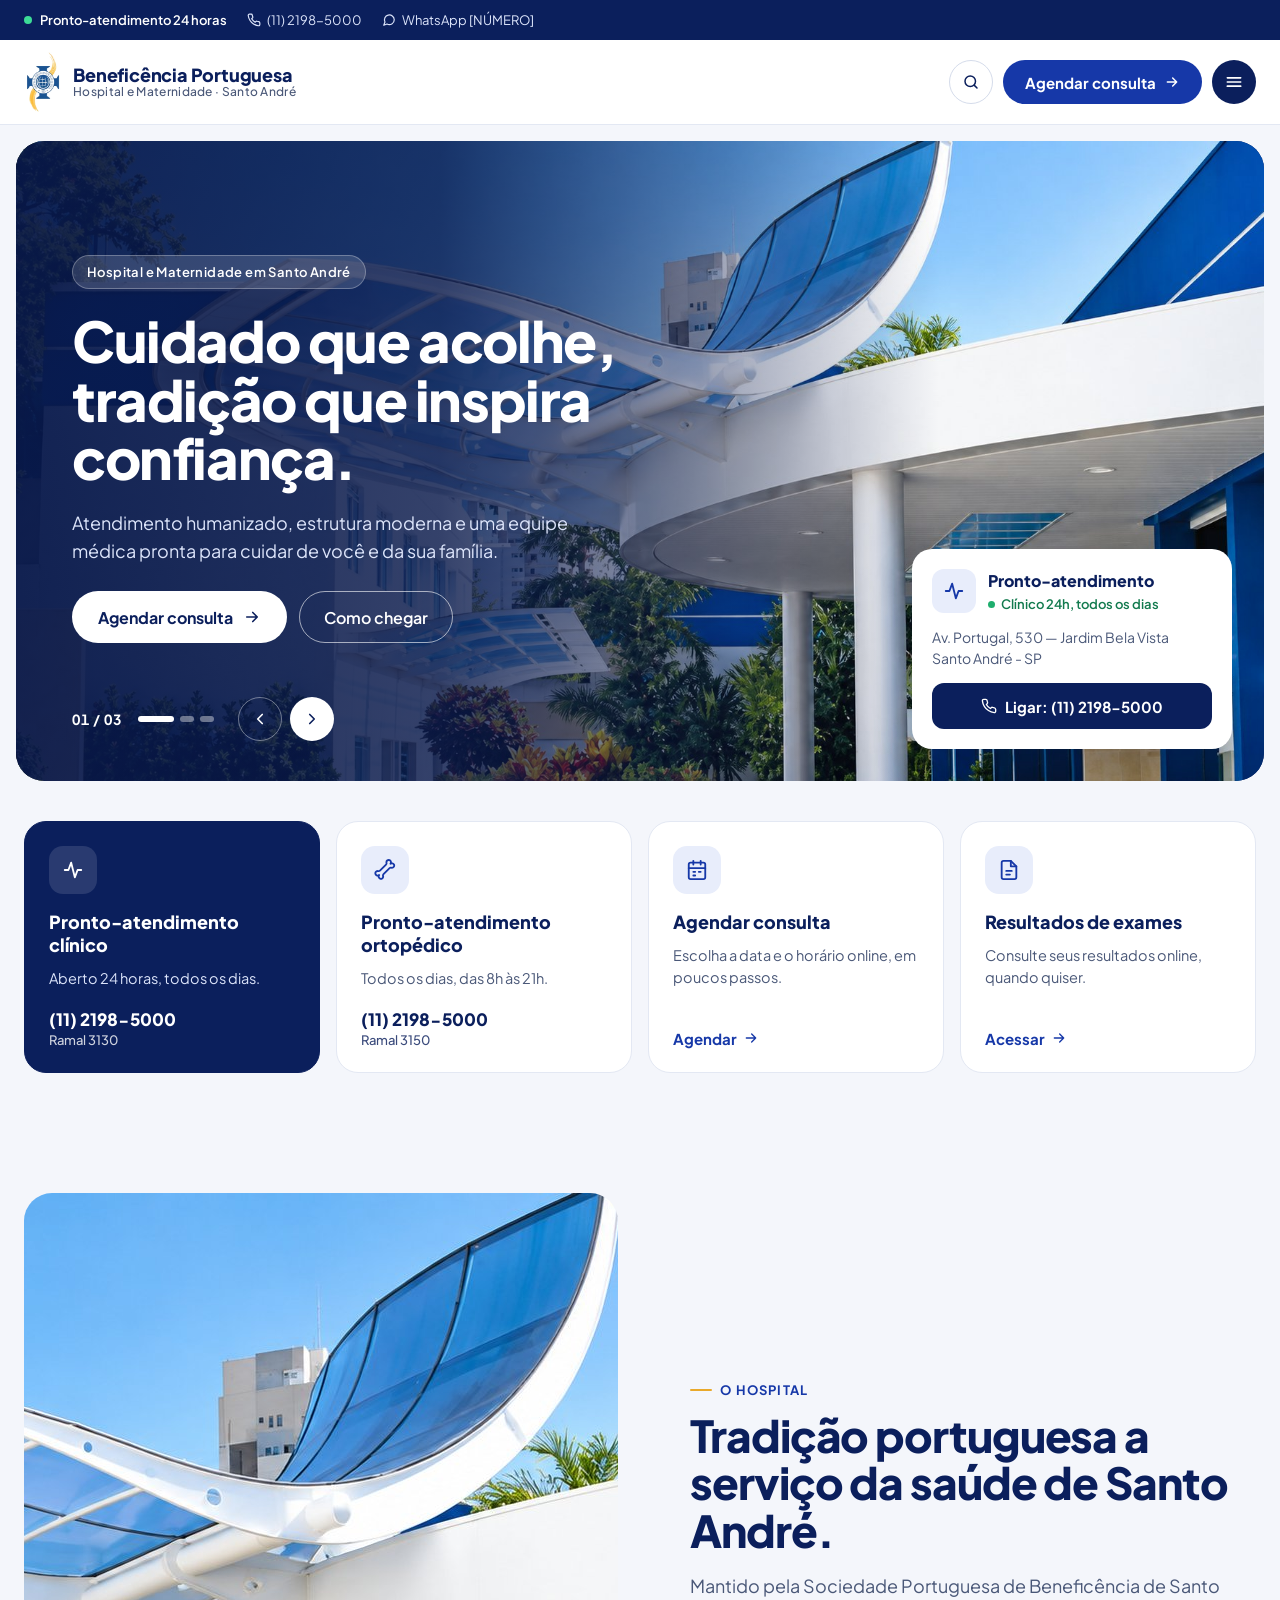
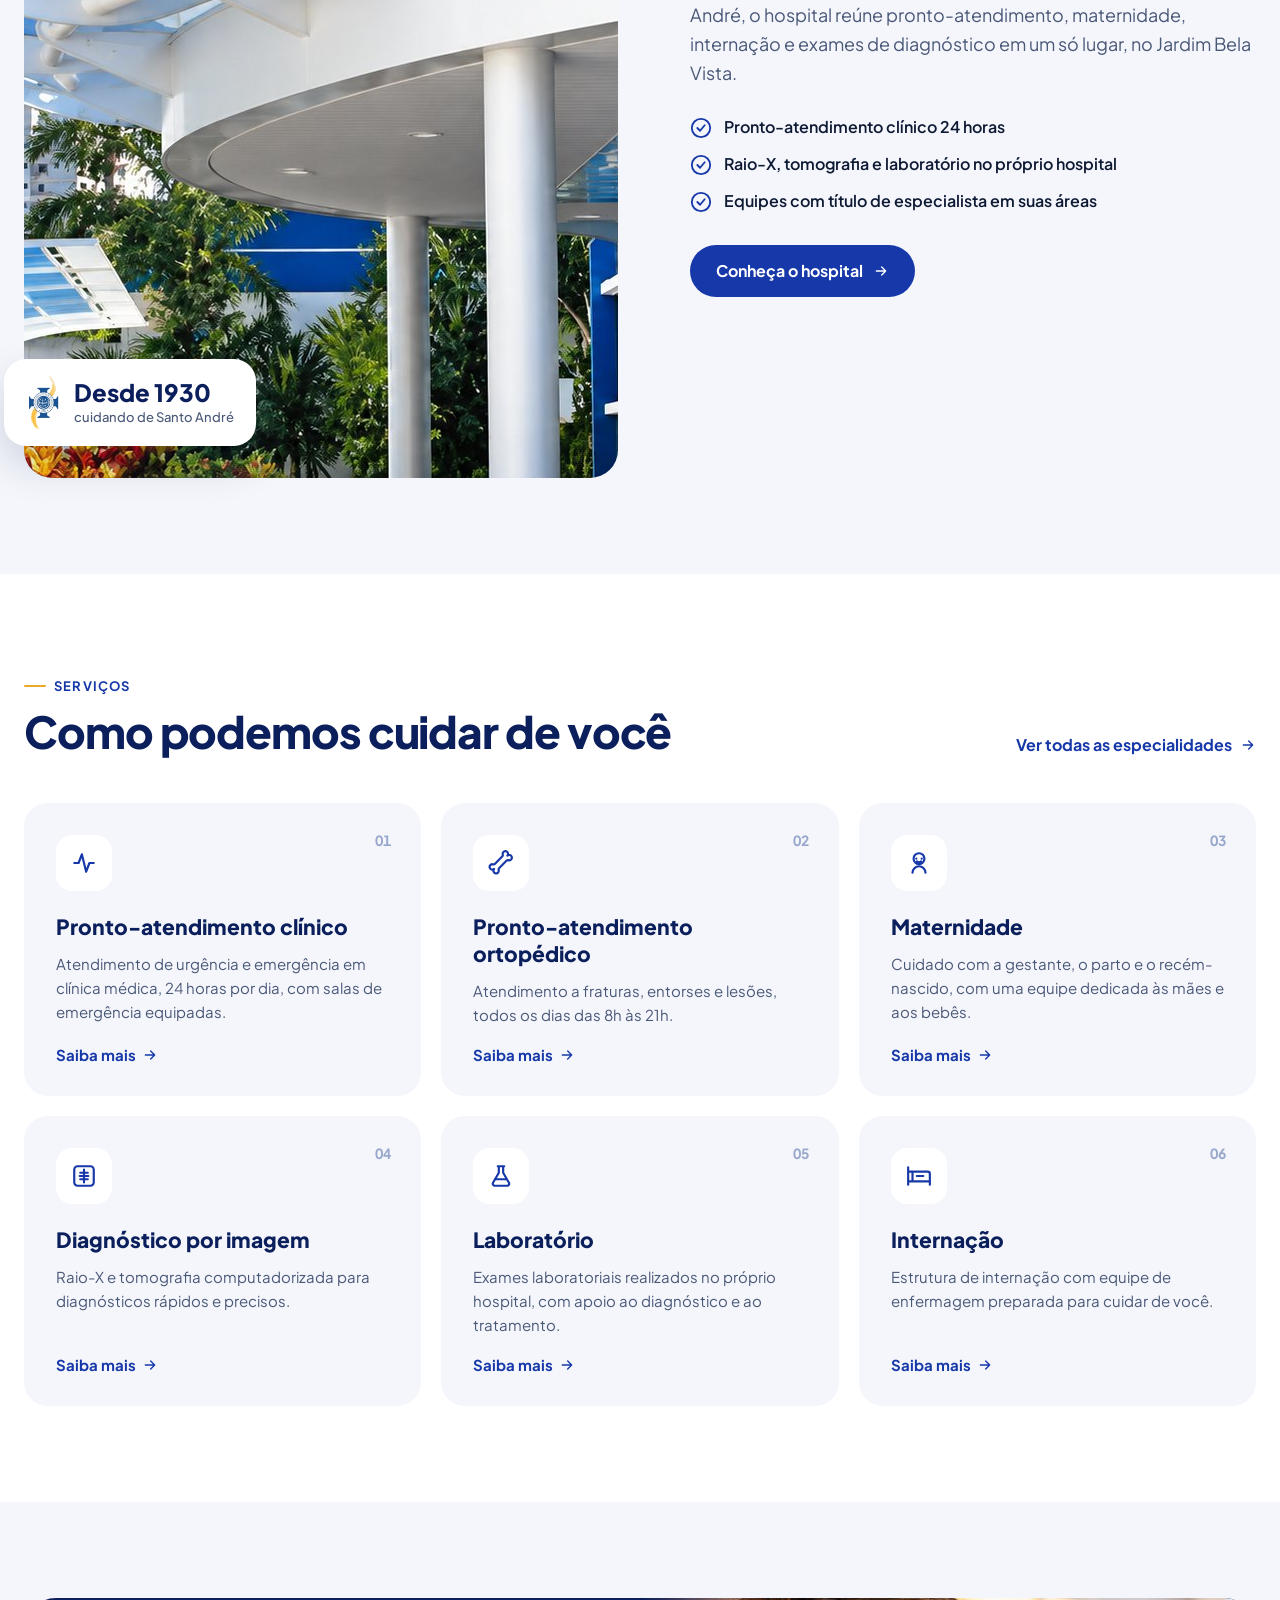
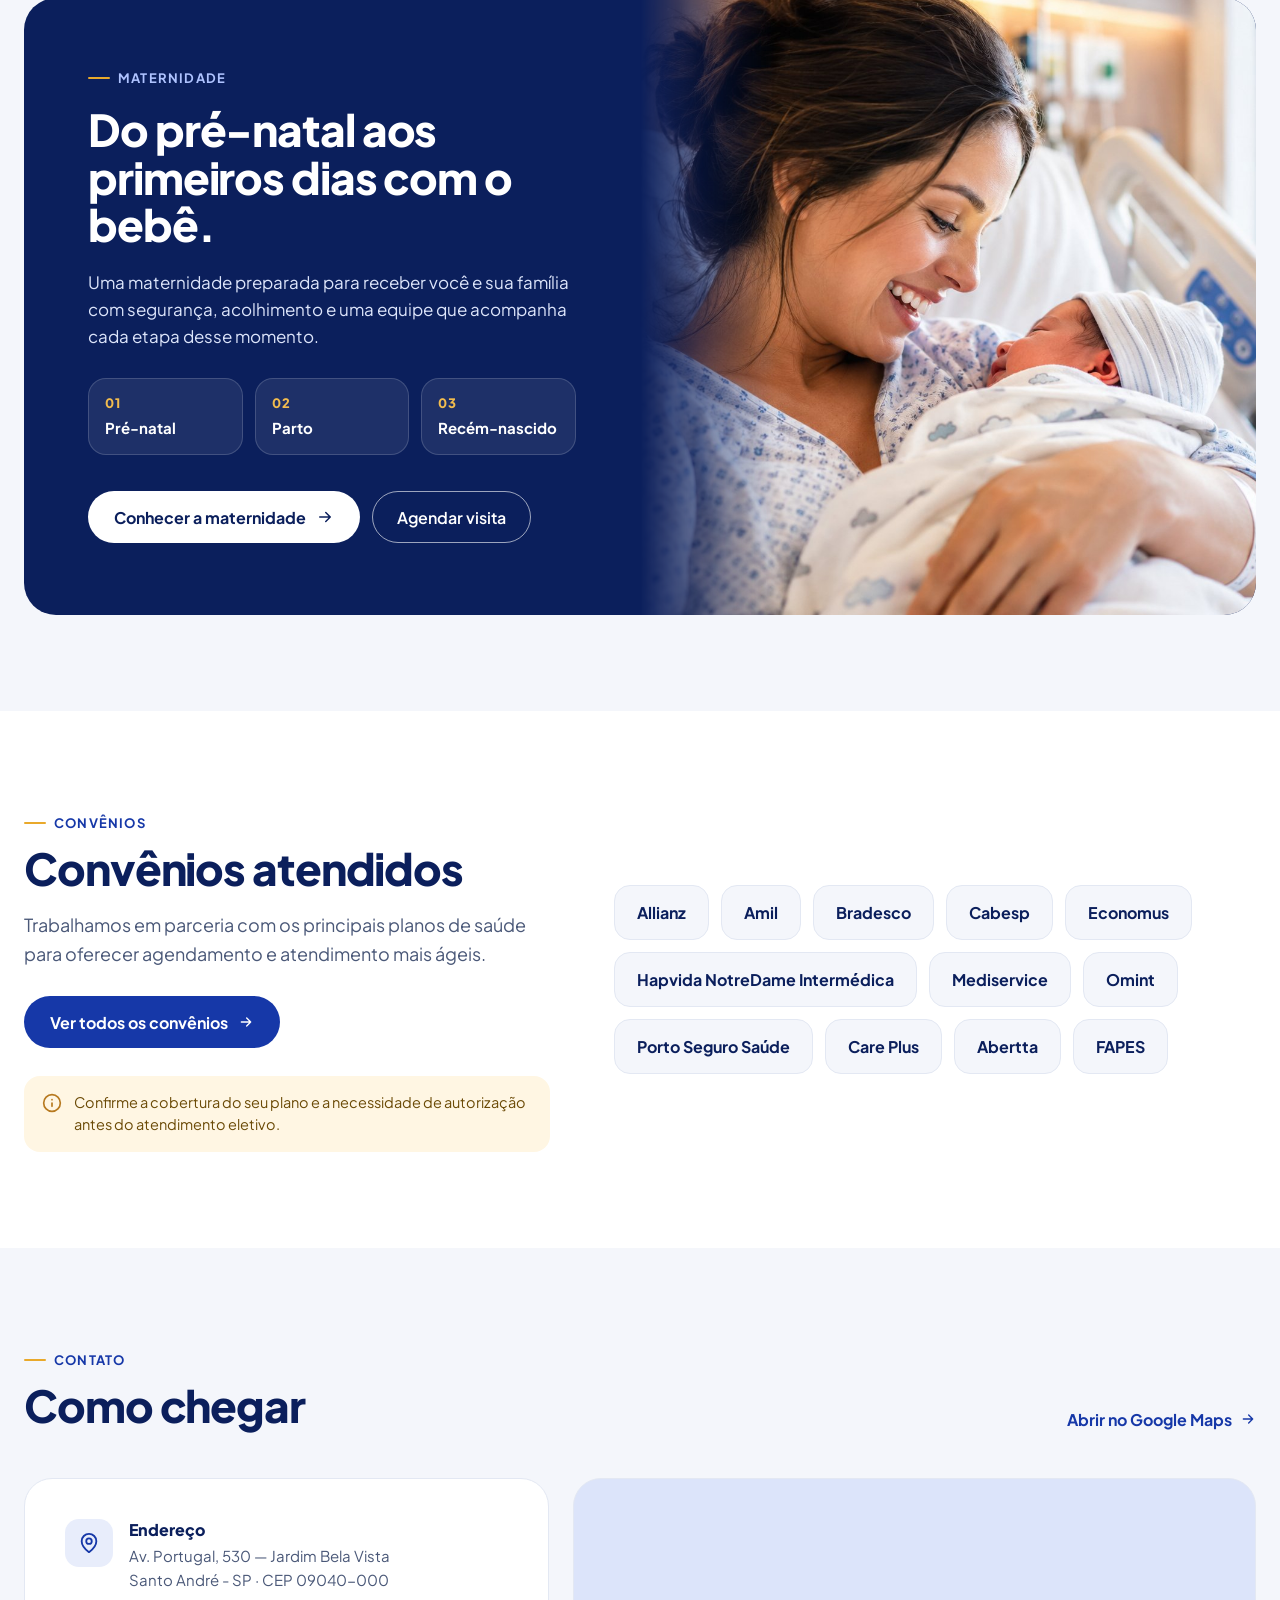
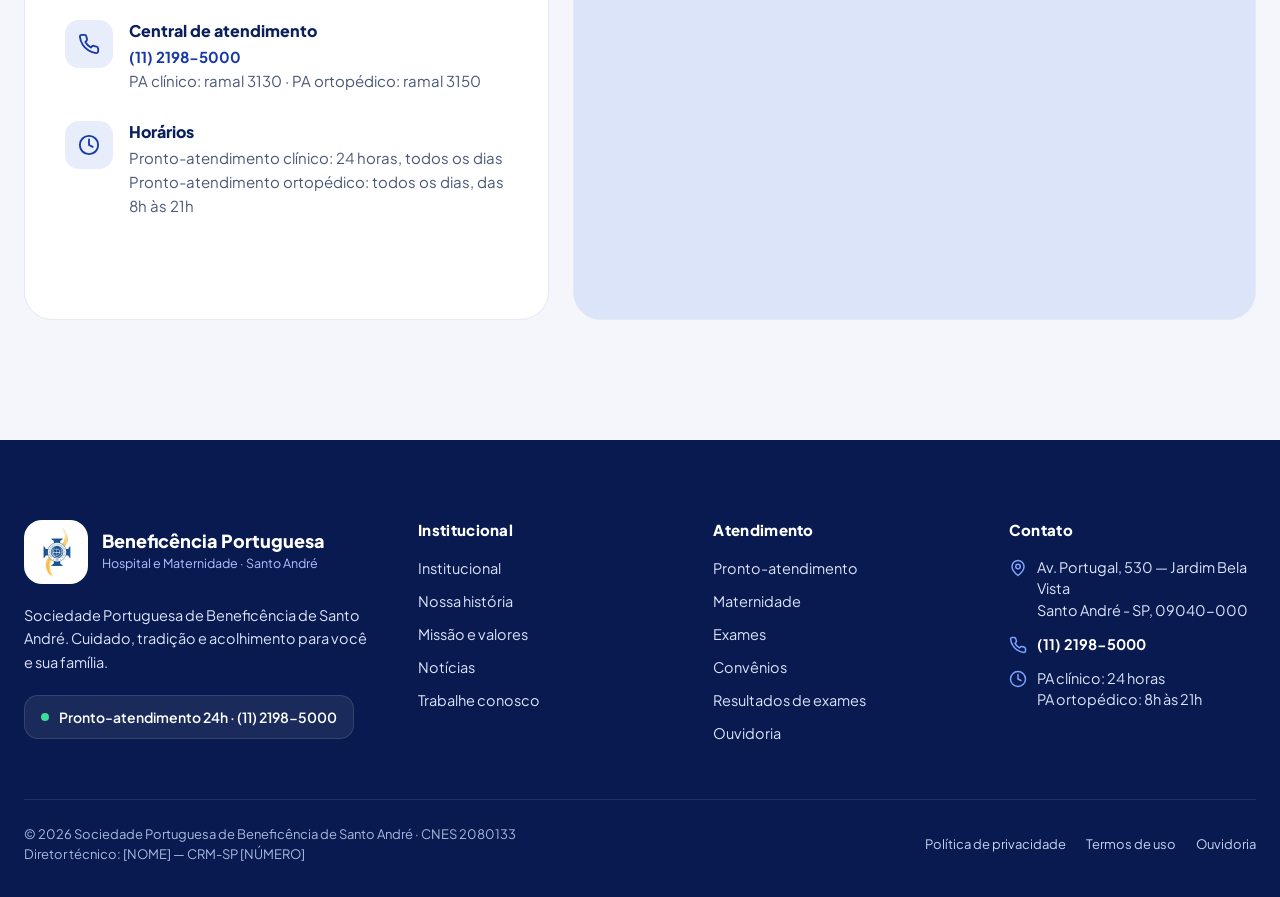
<file: index.html>
<!doctype html>
<html lang="pt-BR">
<head>
<meta charset="utf-8">
<meta name="viewport" content="width=device-width, initial-scale=1">
<script>document.documentElement.classList.add('js')</script>
<title>Hospital e Maternidade Beneficência Portuguesa de Santo André</title>
<meta name="description" content="Hospital e Maternidade Beneficência Portuguesa de Santo André. Pronto-atendimento 24 horas, consultas, exames, maternidade e internação.">
<link rel="preconnect" href="https://fonts.googleapis.com">
<link rel="preconnect" href="https://fonts.gstatic.com" crossorigin>
<link href="https://fonts.googleapis.com/css2?family=Plus+Jakarta+Sans:wght@400;500;600;700;800&display=swap" rel="stylesheet">
<style>
  :root{
    --azul:#1638A8;
    --marinho:#0B1F5C;
    --tinta:#0E1A33;
    --texto-suave:#4A5878;
    --azul-claro:#DCE4FA;
    --fundo:#F4F6FB;
    --borda:#E3E8F3;
    --verde:#1FAE6E;
    --verde-texto:#127A4E;
  }
  *{box-sizing:border-box}
  body{margin:0;background:var(--fundo);color:var(--tinta);font-family:'Plus Jakarta Sans',system-ui,-apple-system,'Segoe UI',sans-serif;-webkit-font-smoothing:antialiased}
  a{color:inherit;text-decoration:none}
  button{font-family:inherit}
  svg{flex-shrink:0}
  .container{max-width:1360px;margin:0 auto;padding:0 24px}
  .sr-only{position:absolute;width:1px;height:1px;padding:0;margin:-1px;overflow:hidden;clip:rect(0,0,0,0);border:0}
  :focus-visible{outline:3px solid #7FA2FF;outline-offset:2px}

  /* ---------- Barra utilitária ---------- */
  .util{background:var(--marinho);color:var(--azul-claro);font-size:13px}
  .util .container{height:40px;display:flex;align-items:center;justify-content:space-between;gap:16px}
  .util-left,.util-right{display:flex;align-items:center;gap:20px}
  .util a{display:inline-flex;align-items:center;gap:6px;color:var(--azul-claro);transition:color .2s}
  .util a:hover{color:#fff}
  .status-24h{display:inline-flex;align-items:center;gap:8px;color:#fff;font-weight:600}
  .ponto{width:8px;height:8px;border-radius:50%;background:#3DDC97;display:inline-block;box-shadow:0 0 0 0 rgba(61,220,151,.6);animation:pulsar 2s infinite}
  @keyframes pulsar{0%{box-shadow:0 0 0 0 rgba(61,220,151,.6)}70%{box-shadow:0 0 0 8px rgba(61,220,151,0)}100%{box-shadow:0 0 0 0 rgba(61,220,151,0)}}

  /* ---------- Cabeçalho ---------- */
  .header{background:#fff;border-bottom:1px solid var(--borda);position:sticky;top:0;z-index:50}
  .header .container{height:84px;display:flex;align-items:center;justify-content:space-between;gap:24px}
  .logo{display:flex;align-items:center;gap:12px}
  .logo-img{height:60px;width:auto;display:block}
  .logo-texto{display:flex;flex-direction:column;line-height:1.15;white-space:nowrap}
  .logo-nome{font-weight:800;font-size:18px;letter-spacing:-.2px;color:var(--marinho)}
  .logo-sub{font-weight:500;font-size:12px;color:var(--texto-suave);letter-spacing:.3px}

  .nav{display:flex;align-items:center;gap:24px;white-space:nowrap;margin:0;padding:0;font-size:15px;font-weight:600}
  .nav > li{list-style:none;position:relative}
  .nav ul{margin:0;padding:0}
  .nav-link{display:inline-flex;align-items:center;gap:4px;padding:10px 0;color:var(--tinta);transition:color .2s;background:none;border:0;font-size:15px;font-weight:600;cursor:pointer}
  .nav-link:hover,.nav-link[aria-expanded="true"]{color:var(--azul)}
  .nav-link svg{transition:transform .2s}
  .nav-link[aria-expanded="true"] svg{transform:rotate(180deg)}
  .submenu{position:absolute;top:100%;left:-16px;min-width:240px;background:#fff;border:1px solid var(--borda);border-radius:16px;box-shadow:0 18px 40px rgba(8,24,74,.14);padding:8px;list-style:none;opacity:0;visibility:hidden;transform:translateY(6px);transition:all .2s}
  .submenu.aberto{opacity:1;visibility:visible;transform:translateY(0)}
  .submenu a{display:block;padding:10px 14px;border-radius:10px;font-weight:500;color:var(--tinta)}
  .submenu a:hover{background:var(--fundo);color:var(--azul)}

  .acoes{display:flex;align-items:center;gap:10px}
  .btn-icone{width:44px;height:44px;border-radius:50%;border:1px solid #D5DCEB;background:#fff;color:var(--marinho);display:inline-flex;align-items:center;justify-content:center;cursor:pointer;transition:background .2s}
  .btn-icone:hover{background:var(--fundo)}
  .btn-agendar{white-space:nowrap;height:44px;padding:0 22px;border-radius:999px;background:var(--azul);color:#fff;font-weight:700;font-size:15px;display:inline-flex;align-items:center;gap:8px;transition:background .2s}
  .btn-agendar:hover{background:var(--marinho)}
  .btn-menu{display:none;width:44px;height:44px;border-radius:50%;border:0;background:var(--marinho);color:#fff;align-items:center;justify-content:center;cursor:pointer}

  /* ---------- Menu mobile (gaveta) ---------- */
  .gaveta{position:fixed;inset:0;z-index:100;visibility:hidden}
  .gaveta.aberta{visibility:visible}
  .gaveta-fundo{position:absolute;inset:0;background:rgba(8,24,74,.5);opacity:0;transition:opacity .25s}
  .gaveta.aberta .gaveta-fundo{opacity:1}
  .gaveta-painel{position:absolute;top:0;right:0;bottom:0;width:min(360px,88vw);background:#fff;padding:20px;display:flex;flex-direction:column;gap:8px;transform:translateX(100%);transition:transform .3s;overflow-y:auto}
  .gaveta.aberta .gaveta-painel{transform:translateX(0)}
  .gaveta-topo{display:flex;justify-content:space-between;align-items:center;margin-bottom:8px}
  .gaveta-painel a.item{display:block;padding:14px 12px;border-radius:12px;font-weight:600;font-size:16px}
  .gaveta-painel a.item:hover{background:var(--fundo);color:var(--azul)}
  .gaveta-painel .btn-agendar{justify-content:center;margin-top:12px;height:50px}

  /* ---------- Slider ---------- */
  .hero-wrap{max-width:1392px;margin:0 auto;padding:16px 16px 32px}
  .hero{position:relative;min-height:640px;border-radius:28px;overflow:hidden;background:var(--marinho);display:flex;flex-direction:column;justify-content:flex-end;isolation:isolate}
  .slide-midia{position:absolute;inset:0;opacity:0;transition:opacity .8s ease;z-index:0}
  .slide-midia.ativo{opacity:1}
  .slide-midia img{width:100%;height:100%;object-fit:cover;object-position:70% 40%;transform:scale(1.04);transition:transform 7s ease}
  .slide-midia.ativo img{transform:scale(1)}
  /* Foto posicionada à direita, com a borda esquerda se dissolvendo no azul */
  .slide-midia.direita{background:var(--marinho)}
  .slide-midia.direita img{position:absolute;top:0;right:0;width:70%;object-position:50% 30%;-webkit-mask-image:linear-gradient(90deg,transparent 0,#000 30%);mask-image:linear-gradient(90deg,transparent 0,#000 30%)}
  /* Slide 3 — coração 3D */
  .slide-coracao{background:radial-gradient(circle at 68% 50%,#3346C8 0%,#1A2C8C 28%,#0B1F5C 62%)}
  .slide-midia.slide-coracao{z-index:2;pointer-events:none}
  .coracao-wrap{position:absolute;top:50%;left:59%;height:90%;aspect-ratio:663/1000;transform:translate(-50%,-50%);animation:flutuar 6s ease-in-out infinite}
  .coracao-img{width:100%;height:100%;object-fit:contain;display:block;transform-origin:50% 60%;filter:drop-shadow(0 0 40px rgba(255,79,154,.35)) drop-shadow(0 0 80px rgba(63,140,255,.35));animation:batimento 1.2s ease-in-out infinite}
  @keyframes flutuar{0%,100%{transform:translate(-50%,-50%) rotate(-2deg)}50%{transform:translate(-50%,-53%) rotate(2deg)}}
  @keyframes batimento{0%,40%,100%{transform:scale(1)}10%{transform:scale(1.045)}20%{transform:scale(1)}28%{transform:scale(1.025)}}
  .card-ecg{position:absolute;top:32px;right:32px;z-index:3;padding:14px 18px 10px;border-radius:18px;background:rgba(255,255,255,.1);border:1px solid rgba(255,255,255,.22);-webkit-backdrop-filter:blur(14px);backdrop-filter:blur(14px);color:#fff;display:flex;flex-direction:column;gap:4px}
  .card-ecg-rotulo{font-size:13px;font-weight:600;color:var(--azul-claro)}
  .linha-ecg{stroke-dasharray:420;stroke-dashoffset:420;animation:ecg 2.4s linear infinite}
  @keyframes ecg{to{stroke-dashoffset:0}}
  .placeholder{position:absolute;inset:0;background:var(--azul);display:flex;align-items:center;justify-content:flex-end;padding-right:8%}
  .placeholder span{width:38%;min-width:260px;aspect-ratio:4/3;border:2px dashed rgba(255,255,255,.55);border-radius:20px;display:flex;align-items:center;justify-content:center;color:#fff;font-size:15px;font-weight:600;text-align:center;padding:16px}
  .scrim{position:absolute;inset:0;z-index:1;background:linear-gradient(90deg,rgba(8,24,74,.94) 0%,rgba(8,24,74,.82) 34%,rgba(8,24,74,.35) 58%,rgba(8,24,74,0) 74%)}

  .hero-conteudo{position:relative;z-index:2;padding:56px 56px 40px;max-width:680px;color:#fff;display:flex;flex-direction:column;gap:22px}
  .slide-texto{display:flex;flex-direction:column;gap:22px;transition:opacity .35s,transform .35s}
  .slide-texto.saindo{opacity:0;transform:translateY(8px)}
  .selo{align-self:flex-start;display:inline-flex;align-items:center;gap:8px;padding:8px 14px;border-radius:999px;background:rgba(255,255,255,.14);border:1px solid rgba(255,255,255,.28);font-size:13px;font-weight:600;letter-spacing:.4px}
  .hero h1,.hero h2.titulo{margin:0;font-size:56px;line-height:1.05;font-weight:800;letter-spacing:-1.4px}
  .hero p{margin:0;font-size:18px;line-height:1.55;color:var(--azul-claro);max-width:520px}
  .botoes{display:flex;flex-wrap:wrap;gap:12px;margin-top:4px}
  .btn-branco{height:52px;padding:0 26px;border-radius:999px;background:#fff;color:var(--marinho);font-weight:700;font-size:16px;display:inline-flex;align-items:center;gap:10px;transition:transform .2s}
  .btn-branco:hover{transform:translateY(-1px)}
  .btn-contorno{height:52px;padding:0 24px;border-radius:999px;border:1.5px solid rgba(255,255,255,.6);color:#fff;font-weight:600;font-size:16px;display:inline-flex;align-items:center;transition:background .2s}
  .btn-contorno:hover{background:rgba(255,255,255,.1)}


  .controles{display:flex;align-items:center;gap:16px;margin-top:32px}
  .contador{font-size:14px;font-weight:700;letter-spacing:1px;font-variant-numeric:tabular-nums}
  .pontos{display:flex;gap:6px;align-items:center}
  .pontos button{height:6px;width:14px;border:0;padding:0;cursor:pointer;border-radius:999px;background:rgba(255,255,255,.4);transition:all .3s;position:relative}
  .pontos button::before{content:"";position:absolute;inset:-19px -4px}
  .pontos button[aria-current="true"]{width:36px;background:#fff}
  .setas{display:flex;gap:8px;margin-left:8px}
  .seta{width:44px;height:44px;border-radius:50%;border:1px solid rgba(255,255,255,.4);background:transparent;color:#fff;display:inline-flex;align-items:center;justify-content:center;cursor:pointer;transition:background .2s}
  .seta:hover{background:rgba(255,255,255,.12)}
  .seta.cheia{background:#fff;color:var(--marinho);border:0}
  .seta.cheia:hover{background:var(--azul-claro)}

  .card-pa{position:absolute;z-index:2;right:32px;bottom:32px;width:320px;background:#fff;border-radius:20px;padding:20px;box-shadow:0 18px 40px rgba(8,24,74,.22);display:flex;flex-direction:column;gap:14px}
  .card-pa-topo{display:flex;align-items:center;gap:12px}
  .card-pa-icone{width:44px;height:44px;border-radius:12px;background:#E8EDFB;color:var(--azul);display:inline-flex;align-items:center;justify-content:center}
  .card-pa strong{display:block;font-weight:800;font-size:16px;color:var(--marinho)}
  .card-pa .aberto{display:inline-flex;align-items:center;gap:6px;font-size:13px;font-weight:600;color:var(--verde-texto)}
  .card-pa .aberto i{width:7px;height:7px;border-radius:50%;background:var(--verde);display:inline-block}
  .card-pa p{margin:0;font-size:14px;line-height:1.5;color:var(--texto-suave)}
  .card-pa .ligar{height:46px;border-radius:12px;background:var(--marinho);color:#fff;font-weight:700;font-size:15px;display:flex;align-items:center;justify-content:center;gap:8px;transition:background .2s}
  .card-pa .ligar:hover{background:var(--azul)}


  /* =========================================================
     HOME — seções abaixo do slider
     ========================================================= */
  html{scroll-behavior:smooth;scroll-padding-top:100px}
  .secao{padding:96px 0}
  .secao-branca{background:#fff}
  .kicker{display:inline-flex;align-items:center;gap:8px;font-size:13px;font-weight:700;letter-spacing:1.2px;text-transform:uppercase;color:var(--azul)}
  .kicker::before{content:"";width:22px;height:2px;background:#E9A92B;border-radius:2px}
  .titulo-secao{margin:14px 0 0;font-size:44px;line-height:1.08;font-weight:800;letter-spacing:-1.1px;color:var(--marinho)}
  .lead{margin:18px 0 0;font-size:18px;line-height:1.6;color:var(--texto-suave);max-width:620px}
  .cabeca-secao{display:flex;justify-content:space-between;align-items:flex-end;gap:24px 32px;flex-wrap:wrap;margin-bottom:48px}
  .link-seta{display:inline-flex;align-items:center;gap:8px;font-weight:700;color:var(--azul);transition:gap .2s}
  .link-seta:hover{gap:12px}
  .btn-azul{height:52px;padding:0 26px;border-radius:999px;background:var(--azul);color:#fff;font-weight:700;font-size:16px;display:inline-flex;align-items:center;gap:10px;transition:background .2s}
  .btn-azul:hover{background:var(--marinho)}

  /* Atendimento rápido */
  .atalhos{padding:8px 0 24px}
  .atalhos-grid{display:grid;grid-template-columns:repeat(4,minmax(0,1fr));gap:16px}
  .atalho{background:#fff;border:1px solid var(--borda);border-radius:22px;padding:24px;display:flex;flex-direction:column;gap:12px;transition:transform .25s,box-shadow .25s,border-color .25s}
  a.atalho:hover{transform:translateY(-4px);box-shadow:0 18px 40px rgba(8,24,74,.1);border-color:#C9D4F2}
  .atalho-icone{width:48px;height:48px;border-radius:14px;background:#E8EDFB;color:var(--azul);display:inline-flex;align-items:center;justify-content:center;flex-shrink:0}
  .atalho.destaque{background:var(--marinho);border-color:var(--marinho);color:#fff}
  .atalho.destaque .atalho-icone{background:rgba(255,255,255,.12);color:#fff}
  .atalho h3{margin:4px 0 0;font-size:18px;font-weight:800;color:var(--marinho)}
  .atalho.destaque h3{color:#fff}
  .atalho p{margin:0;font-size:14.5px;line-height:1.5;color:var(--texto-suave)}
  .atalho.destaque p{color:var(--azul-claro)}
  .atalho .tel{margin-top:auto;padding-top:6px;font-weight:800;font-size:17px;display:flex;flex-direction:column;gap:2px;color:var(--marinho)}
  .atalho.destaque .tel{color:#fff}
  .atalho .tel small{font-weight:500;font-size:13px;opacity:.8}
  .atalho .tel a{color:inherit}
  .atalho .mais{margin-top:auto;padding-top:6px;font-weight:700;font-size:15px;color:var(--azul);display:inline-flex;align-items:center;gap:6px}

  /* O Hospital */
  .sobre{display:grid;grid-template-columns:minmax(0,1.05fr) minmax(0,1fr);gap:72px;align-items:center}
  .sobre-foto{position:relative}
  .sobre-foto > img{width:100%;aspect-ratio:5/4;object-fit:cover;object-position:62% 50%;border-radius:28px;display:block}
  .selo-ano{position:absolute;left:-20px;bottom:32px;background:#fff;border-radius:22px;padding:16px 22px;box-shadow:0 18px 40px rgba(8,24,74,.16);display:flex;align-items:center;gap:14px}
  .selo-ano img{width:34px;height:auto}
  .selo-ano strong{display:block;font-size:24px;font-weight:800;color:var(--marinho);line-height:1.1}
  .selo-ano span{font-size:13px;color:var(--texto-suave);font-weight:500}
  .lista-check{list-style:none;margin:28px 0 32px;padding:0;display:flex;flex-direction:column;gap:14px}
  .lista-check li{display:flex;gap:12px;align-items:flex-start;font-size:16px;font-weight:600;color:var(--tinta)}
  .lista-check svg{color:var(--azul);margin-top:1px}

  /* Serviços */
  .servicos-grid{display:grid;grid-template-columns:repeat(3,minmax(0,1fr));gap:20px}
  .servico{position:relative;background:var(--fundo);border-radius:24px;padding:32px;display:flex;flex-direction:column;gap:12px;overflow:hidden;transition:background .3s,transform .3s}
  .servico:hover{background:var(--marinho);transform:translateY(-4px)}
  .servico-icone{width:56px;height:56px;border-radius:16px;background:#fff;color:var(--azul);display:inline-flex;align-items:center;justify-content:center;transition:background .3s,color .3s}
  .servico:hover .servico-icone{background:rgba(255,255,255,.12);color:#fff}
  .servico h3{margin:10px 0 0;font-size:21px;font-weight:800;color:var(--marinho);transition:color .3s}
  .servico p{margin:0;font-size:15px;line-height:1.6;color:var(--texto-suave);transition:color .3s}
  .servico .mais{margin-top:auto;padding-top:6px;font-weight:700;font-size:15px;color:var(--azul);display:inline-flex;align-items:center;gap:6px;transition:color .3s}
  .servico:hover h3,.servico:hover .mais{color:#fff}
  .servico:hover p{color:var(--azul-claro)}
  .servico .num{position:absolute;top:28px;right:30px;font-size:14px;font-weight:700;color:#97A6CB;font-variant-numeric:tabular-nums;transition:color .3s}
  .servico:hover .num{color:rgba(255,255,255,.55)}

  /* Maternidade */
  .mat{position:relative;border-radius:32px;overflow:hidden;background:var(--marinho);color:#fff;display:grid;grid-template-columns:minmax(0,1fr) minmax(0,1fr);min-height:560px}
  .mat-texto{padding:72px 64px;display:flex;flex-direction:column;justify-content:center;gap:20px;position:relative;z-index:1}
  .mat .kicker{color:#AFC3FF}
  .mat h2{margin:0;font-size:44px;line-height:1.08;font-weight:800;letter-spacing:-1.1px}
  .mat p{margin:0;font-size:17px;line-height:1.6;color:var(--azul-claro)}
  .mat-etapas{display:grid;grid-template-columns:repeat(3,minmax(0,1fr));gap:12px;margin:8px 0 12px}
  .mat-etapa{background:rgba(255,255,255,.08);border:1px solid rgba(255,255,255,.16);border-radius:18px;padding:16px}
  .mat-etapa b{display:block;font-size:13px;color:#F2BC4E;font-weight:800;letter-spacing:1px;margin-bottom:6px}
  .mat-etapa span{font-size:15px;font-weight:700}
  .mat-foto{position:relative}
  .mat-foto img{position:absolute;inset:0;width:100%;height:100%;object-fit:cover;object-position:45% 30%;-webkit-mask-image:linear-gradient(90deg,transparent 0,#000 22%);mask-image:linear-gradient(90deg,transparent 0,#000 22%)}

  /* Convênios */
  .conv{display:grid;grid-template-columns:minmax(0,.9fr) minmax(0,1.1fr);gap:64px;align-items:center}
  .conv-lista{display:flex;flex-wrap:wrap;gap:12px}
  .conv-item{padding:16px 22px;border-radius:16px;background:var(--fundo);border:1px solid var(--borda);font-weight:700;font-size:16px;color:var(--marinho);transition:border-color .2s,transform .2s}
  .conv-item:hover{border-color:var(--azul);transform:translateY(-2px)}
  .aviso{display:flex;gap:12px;align-items:flex-start;margin-top:28px;padding:16px 18px;border-radius:16px;background:#FFF6E3;color:#6B4A06;font-size:14.5px;line-height:1.5}
  .aviso svg{color:#B7791F;margin-top:1px;flex-shrink:0}

  /* Contato */
  .contato{display:grid;grid-template-columns:minmax(0,1fr) minmax(0,1.3fr);gap:24px;align-items:stretch}
  .contato-card{background:#fff;border:1px solid var(--borda);border-radius:28px;padding:40px;display:flex;flex-direction:column;gap:28px}
  .contato-linha{display:flex;gap:16px;align-items:flex-start}
  .contato-linha h3{margin:0 0 4px;font-size:16px;font-weight:800;color:var(--marinho)}
  .contato-linha p{margin:0;font-size:15px;line-height:1.6;color:var(--texto-suave)}
  .contato-linha a{color:var(--azul);font-weight:700}
  .mapa{border-radius:28px;overflow:hidden;min-height:440px;background:#DCE4FA;border:1px solid var(--borda)}
  .mapa iframe{width:100%;height:100%;min-height:440px;border:0;display:block}

  /* Rodapé */
  .rodape{background:#081A4F;color:var(--azul-claro);padding:80px 0 0;margin-top:24px}
  .rodape-grid{display:grid;grid-template-columns:minmax(0,1.4fr) repeat(3,minmax(0,1fr));gap:48px;padding-bottom:56px}
  .rodape-marca{display:flex;flex-direction:column;gap:20px}
  .rodape-logo{display:flex;align-items:center;gap:14px}
  .rodape-logo .badge{width:64px;height:64px;border-radius:18px;background:#fff;display:inline-flex;align-items:center;justify-content:center;flex-shrink:0}
  .rodape-logo img{height:50px;width:auto}
  .rodape-logo strong{display:block;color:#fff;font-size:18px;font-weight:800;line-height:1.15}
  .rodape-logo small{font-size:12.5px;color:#AFC3FF}
  .rodape p{margin:0;font-size:14.5px;line-height:1.65}
  .rodape h4{margin:0 0 18px;color:#fff;font-size:15px;font-weight:800;letter-spacing:.3px}
  .rodape ul{list-style:none;margin:0;padding:0;display:flex;flex-direction:column;gap:12px}
  .rodape ul a{font-size:14.5px;color:var(--azul-claro);transition:color .2s}
  .rodape ul a:hover{color:#fff}
  .rodape-contato li{display:flex;gap:10px;font-size:14.5px;line-height:1.5}
  .rodape-contato svg{color:#7FA2FF;margin-top:2px}
  .rodape-contato a{color:#fff !important;font-weight:700}
  .rodape-emerg{display:inline-flex;align-items:center;gap:10px;padding:12px 16px;border-radius:14px;background:rgba(255,255,255,.07);border:1px solid rgba(255,255,255,.12);font-size:14px;color:#fff;font-weight:600;align-self:flex-start;transition:background .2s}
  .rodape-emerg:hover{background:rgba(255,255,255,.12)}
  .rodape-base{border-top:1px solid rgba(255,255,255,.1);padding:24px 0 32px;display:flex;justify-content:space-between;align-items:center;gap:16px;flex-wrap:wrap;font-size:13px;line-height:1.6;color:#A9B8DE}
  .rodape-base a{color:#C5D2F2}
  .rodape-base a:hover{color:#fff}
  .rodape-base .legal{display:flex;gap:20px;flex-wrap:wrap}

  /* Animação de entrada */
  .js .revelar{opacity:0;transform:translateY(22px);transition:opacity .7s ease,transform .7s ease}
  .js .revelar.visivel{opacity:1;transform:none}

  @media (max-width:1100px){
    .atalhos-grid,.servicos-grid{grid-template-columns:repeat(2,minmax(0,1fr))}
    .sobre,.conv,.contato{grid-template-columns:minmax(0,1fr);gap:48px}
    .contato{gap:24px}
    .mat{grid-template-columns:minmax(0,1fr)}
    .mat-foto{min-height:380px;order:-1}
    .mat-foto img{-webkit-mask-image:linear-gradient(180deg,#000 55%,transparent 100%);mask-image:linear-gradient(180deg,#000 55%,transparent 100%)}
    .mat-texto{padding:8px 48px 56px}
    .rodape-grid{grid-template-columns:repeat(2,minmax(0,1fr))}
  }
  @media (max-width:760px){
    .secao{padding:64px 0}
    .titulo-secao,.mat h2{font-size:32px;letter-spacing:-.6px}
    .lead{font-size:16px}
    .atalhos-grid,.servicos-grid{grid-template-columns:minmax(0,1fr)}
    .container{padding:0 18px}
    .selo-ano{left:12px;bottom:12px;padding:12px 16px}
    .selo-ano strong{font-size:20px}
    .mat{border-radius:24px}
    .mat-foto{min-height:280px}
    .mat-texto{padding:8px 24px 40px}
    .mat-etapas{grid-template-columns:repeat(3,minmax(0,1fr));gap:8px}
    .mat-etapa{padding:12px}
    .mat-etapa span{font-size:13px}
    .contato-card{padding:28px}
    .mapa,.mapa iframe{min-height:320px}
    .rodape{padding-top:56px}
    .rodape-grid{grid-template-columns:minmax(0,1fr);gap:36px}
  }

  /* ---------- Responsivo ---------- */
  @media (max-width:1320px){
    .nav{display:none}
    .btn-menu{display:inline-flex}
    .util-right{display:none}
  }
  @media (max-width:760px){
    .util .container{height:auto;padding-top:8px;padding-bottom:8px}
    .util-left{gap:14px;flex-wrap:wrap}
    .header .container{height:72px}
    .logo-img{height:50px}
    .logo{gap:10px;min-width:0}
    .logo-texto{white-space:normal;min-width:0}
    .logo-nome{font-size:15px}
    .logo-sub{font-size:11px}
    .btn-agendar.desktop{display:none}
    .hero-wrap{padding:12px 12px 24px}
    .hero{min-height:960px;border-radius:22px}
    .scrim{background:linear-gradient(180deg,rgba(8,24,74,.35) 0%,rgba(8,24,74,.85) 45%,rgba(8,24,74,.96) 100%)}
    .hero-conteudo{padding:32px 22px 24px}
    .hero h1,.hero h2.titulo{font-size:36px;letter-spacing:-.8px}
    .hero p{font-size:16px}
    .placeholder{justify-content:center;align-items:flex-start;padding:40px 0 0}
    .placeholder span{width:70%;min-width:0}
    .slide-midia.direita img{width:100%;object-position:55% 0;-webkit-mask-image:none;mask-image:none}
    .slide-coracao{background:radial-gradient(circle at 50% 22%,#3346C8 0%,#1A2C8C 30%,#0B1F5C 65%)}
    .card-ecg{display:none}
    .coracao-wrap{left:50%;top:150px;height:260px}
    .card-pa{position:relative;right:auto;bottom:auto;width:auto;margin:0 16px 16px}
  }
  @media (prefers-reduced-motion:reduce){
    *{transition:none !important;animation:none !important}
  }
</style>
<link rel="stylesheet" href="agendamento.css">
</head>
<body>

<!-- ===================== BARRA UTILITÁRIA ===================== -->
<div class="util">
  <div class="container">
    <div class="util-left">
      <span class="status-24h"><span class="ponto" aria-hidden="true"></span>Pronto-atendimento 24 horas</span>
      <a href="tel:+551121985000">
        <svg aria-hidden="true" width="14" height="14" viewBox="0 0 24 24" fill="none" stroke="currentColor" stroke-width="2" stroke-linecap="round" stroke-linejoin="round"><path d="M22 16.9v3a2 2 0 0 1-2.2 2 19.8 19.8 0 0 1-8.6-3.1 19.5 19.5 0 0 1-6-6A19.8 19.8 0 0 1 2.1 4.2 2 2 0 0 1 4.1 2h3a2 2 0 0 1 2 1.7c.1.9.4 1.8.7 2.7a2 2 0 0 1-.5 2.1L8 9.8a16 16 0 0 0 6 6l1.3-1.3a2 2 0 0 1 2.1-.4c.9.3 1.8.6 2.7.7a2 2 0 0 1 1.7 2z"/></svg>
        (11) 2198-5000
      </a>
      <a href="https://wa.me/[NUMERO]" target="_blank" rel="noopener">
        <svg aria-hidden="true" width="14" height="14" viewBox="0 0 24 24" fill="none" stroke="currentColor" stroke-width="2" stroke-linecap="round" stroke-linejoin="round"><path d="M21 11.5a8.4 8.4 0 0 1-12.4 7.4L3 21l2.1-5.5A8.4 8.4 0 1 1 21 11.5z"/></svg>
        WhatsApp [NÚMERO]
      </a>
    </div>
    <div class="util-right">
      <a href="exames.html#resultados">Resultados de exames</a>
      <a href="#">Trabalhe conosco</a>
      <a href="#">Ouvidoria</a>
    </div>
  </div>
</div>

<!-- ===================== CABEÇALHO / MENU ===================== -->
<header class="header">
  <div class="container">
    <a href="index.html" class="logo" aria-label="Beneficência Portuguesa de Santo André — página inicial">
      <img class="logo-img" src="img/logo.png" alt="" width="37" height="60">
      <span class="logo-texto">
        <span class="logo-nome">Beneficência Portuguesa</span>
        <span class="logo-sub">Hospital e Maternidade · Santo André</span>
      </span>
    </a>

    <nav aria-label="Menu principal">
      <ul class="nav">
        <li>
          <button class="nav-link" type="button" aria-expanded="false" aria-controls="sub-hospital">O Hospital
            <svg aria-hidden="true" width="14" height="14" viewBox="0 0 24 24" fill="none" stroke="currentColor" stroke-width="2.2" stroke-linecap="round" stroke-linejoin="round"><path d="m6 9 6 6 6-6"/></svg>
          </button>
          <ul class="submenu" id="sub-hospital">
            <li><a href="institucional.html#historia">Nossa História</a></li>
            <li><a href="institucional.html#presidente">Palavra da Presidente</a></li>
            <li><a href="institucional.html#superintendencia">Palavra da Superintendência</a></li>
            <li><a href="institucional.html#missao">Visão, Missão e Valores</a></li>
          </ul>
        </li>
        <li>
          <button class="nav-link" type="button" aria-expanded="false" aria-controls="sub-especialidades">Especialidades
            <svg aria-hidden="true" width="14" height="14" viewBox="0 0 24 24" fill="none" stroke="currentColor" stroke-width="2.2" stroke-linecap="round" stroke-linejoin="round"><path d="m6 9 6 6 6-6"/></svg>
          </button>
          <ul class="submenu" id="sub-especialidades">
            <li><a href="#">Cardiologia</a></li>
            <li><a href="#">Ginecologia e Obstetrícia</a></li>
            <li><a href="#">Ortopedia e Traumatologia</a></li>
            <li><a href="pediatria.html">Pediatria</a></li>
            <li><a href="pediatria.html#esp-lista">Ver todas (27)</a></li>
          </ul>
        </li>
        <li><a class="nav-link" href="exames.html">Exames</a></li>
        <li><a class="nav-link" href="#maternidade">Maternidade</a></li>
        <li><a class="nav-link" href="convenios.html">Convênios</a></li>
        <li><a class="nav-link" href="#">Notícias</a></li>
        <li><a class="nav-link" href="#contato">Contato</a></li>
      </ul>
    </nav>

    <div class="acoes">
      <button class="btn-icone" type="button" aria-label="Buscar">
        <svg aria-hidden="true" width="18" height="18" viewBox="0 0 24 24" fill="none" stroke="currentColor" stroke-width="2" stroke-linecap="round"><circle cx="11" cy="11" r="7"/><path d="m20 20-3.5-3.5"/></svg>
      </button>
      <a href="#agendar" data-agendar class="btn-agendar desktop">Agendar consulta
        <svg aria-hidden="true" width="16" height="16" viewBox="0 0 24 24" fill="none" stroke="currentColor" stroke-width="2.2" stroke-linecap="round" stroke-linejoin="round"><path d="M5 12h14M13 6l6 6-6 6"/></svg>
      </a>
      <button class="btn-menu" type="button" aria-label="Abrir menu" aria-controls="gaveta" aria-expanded="false" id="abrir-menu">
        <svg aria-hidden="true" width="20" height="20" viewBox="0 0 24 24" fill="none" stroke="currentColor" stroke-width="2" stroke-linecap="round"><path d="M4 7h16M4 12h16M4 17h16"/></svg>
      </button>
    </div>
  </div>
</header>

<!-- Menu mobile -->
<div class="gaveta" id="gaveta" aria-hidden="true">
  <div class="gaveta-fundo" data-fechar></div>
  <nav class="gaveta-painel" aria-label="Menu">
    <div class="gaveta-topo">
      <span class="logo-nome">Menu</span>
      <button class="btn-icone" type="button" aria-label="Fechar menu" data-fechar>
        <svg aria-hidden="true" width="18" height="18" viewBox="0 0 24 24" fill="none" stroke="currentColor" stroke-width="2" stroke-linecap="round"><path d="M6 6l12 12M18 6 6 18"/></svg>
      </button>
    </div>
    <a class="item" href="institucional.html">O Hospital</a>
    <a class="item" href="pediatria.html">Especialidades</a>
    <a class="item" href="exames.html">Exames</a>
    <a class="item" href="#maternidade">Maternidade</a>
    <a class="item" href="convenios.html">Convênios</a>
    <a class="item" href="#">Notícias</a>
    <a class="item" href="#contato">Contato</a>
    <a class="item" href="exames.html#resultados">Resultados de exames</a>
    <a class="item" href="#">Trabalhe conosco</a>
    <a class="item" href="#">Ouvidoria</a>
    <a href="#agendar" data-agendar class="btn-agendar">Agendar consulta</a>
  </nav>
</div>

<!-- ===================== SLIDER ===================== -->
<main>
<section class="hero-wrap" aria-roledescription="carrossel" aria-label="Destaques">
  <div class="hero" id="hero">

    <!-- Imagens dos slides (para trocar uma foto, substitua o .placeholder por <img>) -->
    <div class="slide-midia ativo">
      <img src="img/fachada.jpg" alt="Fachada e entrada principal do hospital, com marquise de vidro azul" width="1777" height="885" fetchpriority="high">
    </div>
    <div class="slide-midia direita">
      <img src="img/maternidade.jpg" alt="Mãe sorrindo com o recém-nascido no colo, no quarto da maternidade" width="1536" height="1024" loading="lazy">
    </div>
    <div class="slide-midia slide-coracao">
      <div class="coracao-wrap">
        <img class="coracao-img" src="img/coracao.webp" alt="" aria-hidden="true" width="663" height="1000">
      </div>
      <div class="card-ecg" aria-hidden="true">
        <span class="card-ecg-rotulo">Saúde do coração</span>
        <svg viewBox="0 0 220 56" width="220" height="56"><path class="linha-ecg" d="M0 30 H58 l8 -4 l6 4 h10 l6 -24 l8 46 l7 -26 h18 l8 -6 l8 6 H220" fill="none" stroke="#7FB2FF" stroke-width="2.4" stroke-linecap="round" stroke-linejoin="round"/></svg>
      </div>
    </div>

    <div class="scrim" aria-hidden="true"></div>

    <div class="hero-conteudo">
      <div class="slide-texto" id="slide-texto" aria-live="polite">
        <span class="selo" id="s-selo">Hospital e Maternidade em Santo André</span>
        <h1 class="titulo" id="s-titulo">Cuidado que acolhe, tradição que inspira confiança.</h1>
        <p id="s-texto">Atendimento humanizado, estrutura moderna e uma equipe médica pronta para cuidar de você e da sua família.</p>
        <div class="botoes">
          <a href="#" class="btn-branco" id="s-cta"><span id="s-cta-texto">Agendar consulta</span>
            <svg aria-hidden="true" width="18" height="18" viewBox="0 0 24 24" fill="none" stroke="currentColor" stroke-width="2.2" stroke-linecap="round" stroke-linejoin="round"><path d="M5 12h14M13 6l6 6-6 6"/></svg>
          </a>
          <a href="https://www.google.com/maps/search/?api=1&amp;query=Av.+Portugal,+530,+Santo+Andr%C3%A9+-+SP" target="_blank" rel="noopener" class="btn-contorno">Como chegar</a>
        </div>
      </div>


      <div class="controles">
        <span class="contador" id="contador">01 / 03</span>
        <div class="pontos" id="pontos"></div>
        <div class="setas">
          <button class="seta" type="button" aria-label="Slide anterior" id="anterior">
            <svg aria-hidden="true" width="18" height="18" viewBox="0 0 24 24" fill="none" stroke="currentColor" stroke-width="2.2" stroke-linecap="round" stroke-linejoin="round"><path d="m15 6-6 6 6 6"/></svg>
          </button>
          <button class="seta cheia" type="button" aria-label="Próximo slide" id="proximo">
            <svg aria-hidden="true" width="18" height="18" viewBox="0 0 24 24" fill="none" stroke="currentColor" stroke-width="2.2" stroke-linecap="round" stroke-linejoin="round"><path d="m9 6 6 6-6 6"/></svg>
          </button>
        </div>
      </div>
    </div>

    <!-- Card flutuante: pronto-atendimento -->
    <aside class="card-pa" aria-label="Pronto-atendimento">
      <div class="card-pa-topo">
        <span class="card-pa-icone" aria-hidden="true">
          <svg width="22" height="22" viewBox="0 0 24 24" fill="none" stroke="currentColor" stroke-width="2" stroke-linecap="round" stroke-linejoin="round"><path d="M3 12h4l3-8 4 16 3-8h4"/></svg>
        </span>
        <div>
          <strong>Pronto-atendimento</strong>
          <span class="aberto"><i aria-hidden="true"></i>Clínico 24h, todos os dias</span>
        </div>
      </div>
      <p>Av. Portugal, 530 — Jardim Bela Vista<br>Santo André - SP</p>
      <a href="tel:+551121985000" class="ligar">
        <svg aria-hidden="true" width="16" height="16" viewBox="0 0 24 24" fill="none" stroke="currentColor" stroke-width="2" stroke-linecap="round" stroke-linejoin="round"><path d="M22 16.9v3a2 2 0 0 1-2.2 2 19.8 19.8 0 0 1-8.6-3.1 19.5 19.5 0 0 1-6-6A19.8 19.8 0 0 1 2.1 4.2 2 2 0 0 1 4.1 2h3a2 2 0 0 1 2 1.7c.1.9.4 1.8.7 2.7a2 2 0 0 1-.5 2.1L8 9.8a16 16 0 0 0 6 6l1.3-1.3a2 2 0 0 1 2.1-.4c.9.3 1.8.6 2.7.7a2 2 0 0 1 1.7 2z"/></svg>
        Ligar: (11) 2198-5000
      </a>
    </aside>
  </div>
</section>

<!-- ===================== ATENDIMENTO RÁPIDO ===================== -->
<section class="atalhos" aria-label="Atendimento rápido">
  <div class="container">
    <div class="atalhos-grid">
      <div class="atalho destaque revelar">
        <span class="atalho-icone"><svg aria-hidden="true" width="22" height="22" viewBox="0 0 24 24" fill="none" stroke="currentColor" stroke-width="2" stroke-linecap="round" stroke-linejoin="round"><path d="M3 12h4l3-8 4 16 3-8h4"/></svg></span>
        <h3>Pronto-atendimento clínico</h3>
        <p>Aberto 24 horas, todos os dias.</p>
        <div class="tel"><a href="tel:+551121985000">(11) 2198-5000</a><small>Ramal 3130</small></div>
      </div>
      <div class="atalho revelar">
        <span class="atalho-icone"><svg aria-hidden="true" width="22" height="22" viewBox="0 0 24 24" fill="none" stroke="currentColor" stroke-width="2" stroke-linecap="round" stroke-linejoin="round"><path d="M17 10c.7-.7 1.7-.7 2.6-.4a2.5 2.5 0 1 0-1.7-4.4 2.5 2.5 0 1 0-4.4-1.7c.3.9.3 1.9-.4 2.6l-6.6 6.6c-.7.7-1.7.7-2.6.4a2.5 2.5 0 1 0 1.7 4.4 2.5 2.5 0 1 0 4.4 1.7c-.3-.9-.3-1.9.4-2.6z"/></svg></span>
        <h3>Pronto-atendimento ortopédico</h3>
        <p>Todos os dias, das 8h às 21h.</p>
        <div class="tel"><a href="tel:+551121985000">(11) 2198-5000</a><small>Ramal 3150</small></div>
      </div>
      <a href="#agendar" data-agendar class="atalho revelar">
        <span class="atalho-icone"><svg aria-hidden="true" width="22" height="22" viewBox="0 0 24 24" fill="none" stroke="currentColor" stroke-width="2" stroke-linecap="round" stroke-linejoin="round"><rect x="3" y="4" width="18" height="18" rx="2"/><path d="M16 2v4M8 2v4M3 10h18M8 14h2M8 18h2M14 14h2"/></svg></span>
        <h3>Agendar consulta</h3>
        <p>Escolha a data e o horário online, em poucos passos.</p>
        <span class="mais">Agendar <svg aria-hidden="true" width="16" height="16" viewBox="0 0 24 24" fill="none" stroke="currentColor" stroke-width="2" stroke-linecap="round" stroke-linejoin="round"><path d="M5 12h14M13 6l6 6-6 6"/></svg></span>
      </a>
      <a href="exames.html#resultados" class="atalho revelar">
        <span class="atalho-icone"><svg aria-hidden="true" width="22" height="22" viewBox="0 0 24 24" fill="none" stroke="currentColor" stroke-width="2" stroke-linecap="round" stroke-linejoin="round"><path d="M14 2H6a2 2 0 0 0-2 2v16a2 2 0 0 0 2 2h12a2 2 0 0 0 2-2V8z"/><path d="M14 2v6h6M9 13h6M9 17h4"/></svg></span>
        <h3>Resultados de exames</h3>
        <p>Consulte seus resultados online, quando quiser.</p>
        <span class="mais">Acessar <svg aria-hidden="true" width="16" height="16" viewBox="0 0 24 24" fill="none" stroke="currentColor" stroke-width="2" stroke-linecap="round" stroke-linejoin="round"><path d="M5 12h14M13 6l6 6-6 6"/></svg></span>
      </a>
    </div>
  </div>
</section>

<!-- ===================== O HOSPITAL ===================== -->
<section class="secao" id="hospital">
  <div class="container sobre">
    <div class="sobre-foto revelar">
      <img src="img/fachada.jpg" alt="Entrada principal do hospital na Av. Portugal" width="1777" height="885" loading="lazy">
      <div class="selo-ano">
        <img src="img/logo.png" alt="" width="37" height="60">
        <div><strong>Desde 1930</strong><span>cuidando de Santo André</span></div>
      </div>
    </div>
    <div class="revelar">
      <span class="kicker">O Hospital</span>
      <h2 class="titulo-secao">Tradição portuguesa a serviço da saúde de Santo André.</h2>
      <p class="lead">Mantido pela Sociedade Portuguesa de Beneficência de Santo André, o hospital reúne pronto-atendimento, maternidade, internação e exames de diagnóstico em um só lugar, no Jardim Bela Vista.</p>
      <ul class="lista-check">
        <li><svg aria-hidden="true" width="22" height="22" viewBox="0 0 24 24" fill="none" stroke="currentColor" stroke-width="2" stroke-linecap="round" stroke-linejoin="round"><circle cx="12" cy="12" r="10"/><path d="m8 12 3 3 5-6"/></svg> Pronto-atendimento clínico 24 horas</li>
        <li><svg aria-hidden="true" width="22" height="22" viewBox="0 0 24 24" fill="none" stroke="currentColor" stroke-width="2" stroke-linecap="round" stroke-linejoin="round"><circle cx="12" cy="12" r="10"/><path d="m8 12 3 3 5-6"/></svg> Raio-X, tomografia e laboratório no próprio hospital</li>
        <li><svg aria-hidden="true" width="22" height="22" viewBox="0 0 24 24" fill="none" stroke="currentColor" stroke-width="2" stroke-linecap="round" stroke-linejoin="round"><circle cx="12" cy="12" r="10"/><path d="m8 12 3 3 5-6"/></svg> Equipes com título de especialista em suas áreas</li>
      </ul>
      <a href="institucional.html" class="btn-azul">Conheça o hospital <svg aria-hidden="true" width="16" height="16" viewBox="0 0 24 24" fill="none" stroke="currentColor" stroke-width="2" stroke-linecap="round" stroke-linejoin="round"><path d="M5 12h14M13 6l6 6-6 6"/></svg></a>
    </div>
  </div>
</section>

<!-- ===================== SERVIÇOS ===================== -->
<section class="secao secao-branca" id="servicos">
  <div class="container">
    <div class="cabeca-secao revelar">
      <div>
        <span class="kicker">Serviços</span>
        <h2 class="titulo-secao">Como podemos cuidar de você</h2>
      </div>
      <a href="pediatria.html#esp-lista" class="link-seta">Ver todas as especialidades <svg aria-hidden="true" width="16" height="16" viewBox="0 0 24 24" fill="none" stroke="currentColor" stroke-width="2" stroke-linecap="round" stroke-linejoin="round"><path d="M5 12h14M13 6l6 6-6 6"/></svg></a>
    </div>
    <div class="servicos-grid">
        <a href="#" class="servico revelar">
          <span class="num">01</span>
          <span class="servico-icone"><svg aria-hidden="true" width="26" height="26" viewBox="0 0 24 24" fill="none" stroke="currentColor" stroke-width="2" stroke-linecap="round" stroke-linejoin="round"><path d="M3 12h4l3-8 4 16 3-8h4"/></svg></span>
          <h3>Pronto-atendimento clínico</h3>
          <p>Atendimento de urgência e emergência em clínica médica, 24 horas por dia, com salas de emergência equipadas.</p>
          <span class="mais">Saiba mais <svg aria-hidden="true" width="16" height="16" viewBox="0 0 24 24" fill="none" stroke="currentColor" stroke-width="2" stroke-linecap="round" stroke-linejoin="round"><path d="M5 12h14M13 6l6 6-6 6"/></svg></span>
        </a>
        <a href="#" class="servico revelar">
          <span class="num">02</span>
          <span class="servico-icone"><svg aria-hidden="true" width="26" height="26" viewBox="0 0 24 24" fill="none" stroke="currentColor" stroke-width="2" stroke-linecap="round" stroke-linejoin="round"><path d="M17 10c.7-.7 1.7-.7 2.6-.4a2.5 2.5 0 1 0-1.7-4.4 2.5 2.5 0 1 0-4.4-1.7c.3.9.3 1.9-.4 2.6l-6.6 6.6c-.7.7-1.7.7-2.6.4a2.5 2.5 0 1 0 1.7 4.4 2.5 2.5 0 1 0 4.4 1.7c-.3-.9-.3-1.9.4-2.6z"/></svg></span>
          <h3>Pronto-atendimento ortopédico</h3>
          <p>Atendimento a fraturas, entorses e lesões, todos os dias das 8h às 21h.</p>
          <span class="mais">Saiba mais <svg aria-hidden="true" width="16" height="16" viewBox="0 0 24 24" fill="none" stroke="currentColor" stroke-width="2" stroke-linecap="round" stroke-linejoin="round"><path d="M5 12h14M13 6l6 6-6 6"/></svg></span>
        </a>
        <a href="#" class="servico revelar">
          <span class="num">03</span>
          <span class="servico-icone"><svg aria-hidden="true" width="26" height="26" viewBox="0 0 24 24" fill="none" stroke="currentColor" stroke-width="2" stroke-linecap="round" stroke-linejoin="round"><circle cx="12" cy="8" r="5"/><path d="M9.5 8h.01M14.5 8h.01M10 10.5a3 3 0 0 0 4 0"/><path d="M6 21a6 6 0 0 1 12 0"/></svg></span>
          <h3>Maternidade</h3>
          <p>Cuidado com a gestante, o parto e o recém-nascido, com uma equipe dedicada às mães e aos bebês.</p>
          <span class="mais">Saiba mais <svg aria-hidden="true" width="16" height="16" viewBox="0 0 24 24" fill="none" stroke="currentColor" stroke-width="2" stroke-linecap="round" stroke-linejoin="round"><path d="M5 12h14M13 6l6 6-6 6"/></svg></span>
        </a>
        <a href="#" class="servico revelar">
          <span class="num">04</span>
          <span class="servico-icone"><svg aria-hidden="true" width="26" height="26" viewBox="0 0 24 24" fill="none" stroke="currentColor" stroke-width="2" stroke-linecap="round" stroke-linejoin="round"><rect x="3" y="3" width="18" height="18" rx="3"/><path d="M12 6v12M8.5 9h7M8 12h8M8.5 15h7"/></svg></span>
          <h3>Diagnóstico por imagem</h3>
          <p>Raio-X e tomografia computadorizada para diagnósticos rápidos e precisos.</p>
          <span class="mais">Saiba mais <svg aria-hidden="true" width="16" height="16" viewBox="0 0 24 24" fill="none" stroke="currentColor" stroke-width="2" stroke-linecap="round" stroke-linejoin="round"><path d="M5 12h14M13 6l6 6-6 6"/></svg></span>
        </a>
        <a href="#" class="servico revelar">
          <span class="num">05</span>
          <span class="servico-icone"><svg aria-hidden="true" width="26" height="26" viewBox="0 0 24 24" fill="none" stroke="currentColor" stroke-width="2" stroke-linecap="round" stroke-linejoin="round"><path d="M9 3h6M10 3v6L4.5 18.5A2 2 0 0 0 6.2 21h11.6a2 2 0 0 0 1.7-2.5L14 9V3"/><path d="M7 15h10"/></svg></span>
          <h3>Laboratório</h3>
          <p>Exames laboratoriais realizados no próprio hospital, com apoio ao diagnóstico e ao tratamento.</p>
          <span class="mais">Saiba mais <svg aria-hidden="true" width="16" height="16" viewBox="0 0 24 24" fill="none" stroke="currentColor" stroke-width="2" stroke-linecap="round" stroke-linejoin="round"><path d="M5 12h14M13 6l6 6-6 6"/></svg></span>
        </a>
        <a href="#" class="servico revelar">
          <span class="num">06</span>
          <span class="servico-icone"><svg aria-hidden="true" width="26" height="26" viewBox="0 0 24 24" fill="none" stroke="currentColor" stroke-width="2" stroke-linecap="round" stroke-linejoin="round"><path d="M2 4v16M2 8h18a2 2 0 0 1 2 2v10M2 17h20M6 8v9M10 12h6"/></svg></span>
          <h3>Internação</h3>
          <p>Estrutura de internação com equipe de enfermagem preparada para cuidar de você.</p>
          <span class="mais">Saiba mais <svg aria-hidden="true" width="16" height="16" viewBox="0 0 24 24" fill="none" stroke="currentColor" stroke-width="2" stroke-linecap="round" stroke-linejoin="round"><path d="M5 12h14M13 6l6 6-6 6"/></svg></span>
        </a>
    </div>
  </div>
</section>

<!-- ===================== MATERNIDADE ===================== -->
<section class="secao" id="maternidade">
  <div class="container">
    <div class="mat revelar">
      <div class="mat-texto">
        <span class="kicker">Maternidade</span>
        <h2>Do pré-natal aos primeiros dias com o bebê.</h2>
        <p>Uma maternidade preparada para receber você e sua família com segurança, acolhimento e uma equipe que acompanha cada etapa desse momento.</p>
        <div class="mat-etapas">
          <div class="mat-etapa"><b>01</b><span>Pré-natal</span></div>
          <div class="mat-etapa"><b>02</b><span>Parto</span></div>
          <div class="mat-etapa"><b>03</b><span>Recém-nascido</span></div>
        </div>
        <div class="botoes">
          <a href="#" class="btn-branco">Conhecer a maternidade <svg aria-hidden="true" width="18" height="18" viewBox="0 0 24 24" fill="none" stroke="currentColor" stroke-width="2" stroke-linecap="round" stroke-linejoin="round"><path d="M5 12h14M13 6l6 6-6 6"/></svg></a>
          <a href="#contato" class="btn-contorno">Agendar visita</a>
        </div>
      </div>
      <div class="mat-foto">
        <img src="img/maternidade.jpg" alt="Mãe com o recém-nascido no colo" width="1536" height="1024" loading="lazy">
      </div>
    </div>
  </div>
</section>

<!-- ===================== CONVÊNIOS ===================== -->
<section class="secao secao-branca" id="convenios">
  <div class="container conv">
    <div class="revelar">
      <span class="kicker">Convênios</span>
      <h2 class="titulo-secao">Convênios atendidos</h2>
      <p class="lead">Trabalhamos em parceria com os principais planos de saúde para oferecer agendamento e atendimento mais ágeis.</p>
      <a href="convenios.html" class="btn-azul" style="margin-top:28px">Ver todos os convênios <svg aria-hidden="true" width="16" height="16" viewBox="0 0 24 24" fill="none" stroke="currentColor" stroke-width="2" stroke-linecap="round" stroke-linejoin="round"><path d="M5 12h14M13 6l6 6-6 6"/></svg></a>
      <div class="aviso"><svg aria-hidden="true" width="20" height="20" viewBox="0 0 24 24" fill="none" stroke="currentColor" stroke-width="2" stroke-linecap="round" stroke-linejoin="round"><circle cx="12" cy="12" r="10"/><path d="M12 16v-4M12 8h.01"/></svg><span>Confirme a cobertura do seu plano e a necessidade de autorização antes do atendimento eletivo.</span></div>
    </div>
    <div class="revelar">
      <div class="conv-lista">
          <a href="convenios.html" class="conv-item">Allianz</a>
          <a href="convenios.html" class="conv-item">Amil</a>
          <a href="convenios.html" class="conv-item">Bradesco</a>
          <a href="convenios.html" class="conv-item">Cabesp</a>
          <a href="convenios.html" class="conv-item">Economus</a>
          <a href="convenios.html" class="conv-item">Hapvida NotreDame Intermédica</a>
          <a href="convenios.html" class="conv-item">Mediservice</a>
          <a href="convenios.html" class="conv-item">Omint</a>
          <a href="convenios.html" class="conv-item">Porto Seguro Saúde</a>
          <a href="convenios.html" class="conv-item">Care Plus</a>
          <a href="convenios.html" class="conv-item">Abertta</a>
          <a href="convenios.html" class="conv-item">FAPES</a>
      </div>
    </div>
  </div>
</section>

<!-- ===================== CONTATO / COMO CHEGAR ===================== -->
<section class="secao" id="contato">
  <div class="container">
    <div class="cabeca-secao revelar">
      <div>
        <span class="kicker">Contato</span>
        <h2 class="titulo-secao">Como chegar</h2>
      </div>
      <a href="https://www.google.com/maps/search/?api=1&amp;query=Av.+Portugal,+530,+Santo+Andr%C3%A9+-+SP" target="_blank" rel="noopener" class="link-seta">Abrir no Google Maps <svg aria-hidden="true" width="16" height="16" viewBox="0 0 24 24" fill="none" stroke="currentColor" stroke-width="2" stroke-linecap="round" stroke-linejoin="round"><path d="M5 12h14M13 6l6 6-6 6"/></svg></a>
    </div>
    <div class="contato">
      <div class="contato-card revelar">
        <div class="contato-linha">
          <span class="atalho-icone"><svg aria-hidden="true" width="22" height="22" viewBox="0 0 24 24" fill="none" stroke="currentColor" stroke-width="2" stroke-linecap="round" stroke-linejoin="round"><path d="M20 10c0 6-8 12-8 12s-8-6-8-12a8 8 0 0 1 16 0z"/><circle cx="12" cy="10" r="3"/></svg></span>
          <div><h3>Endereço</h3><p>Av. Portugal, 530 — Jardim Bela Vista<br>Santo André - SP · CEP 09040-000</p></div>
        </div>
        <div class="contato-linha">
          <span class="atalho-icone"><svg aria-hidden="true" width="22" height="22" viewBox="0 0 24 24" fill="none" stroke="currentColor" stroke-width="2" stroke-linecap="round" stroke-linejoin="round"><path d="M22 16.9v3a2 2 0 0 1-2.2 2 19.8 19.8 0 0 1-8.6-3.1 19.5 19.5 0 0 1-6-6A19.8 19.8 0 0 1 2.1 4.2 2 2 0 0 1 4.1 2h3a2 2 0 0 1 2 1.7c.1.9.4 1.8.7 2.7a2 2 0 0 1-.5 2.1L8 9.8a16 16 0 0 0 6 6l1.3-1.3a2 2 0 0 1 2.1-.4c.9.3 1.8.6 2.7.7a2 2 0 0 1 1.7 2z"/></svg></span>
          <div><h3>Central de atendimento</h3><p><a href="tel:+551121985000">(11) 2198-5000</a><br>PA clínico: ramal 3130 · PA ortopédico: ramal 3150</p></div>
        </div>
        <div class="contato-linha">
          <span class="atalho-icone"><svg aria-hidden="true" width="22" height="22" viewBox="0 0 24 24" fill="none" stroke="currentColor" stroke-width="2" stroke-linecap="round" stroke-linejoin="round"><circle cx="12" cy="12" r="10"/><path d="M12 6v6l4 2"/></svg></span>
          <div><h3>Horários</h3><p>Pronto-atendimento clínico: 24 horas, todos os dias<br>Pronto-atendimento ortopédico: todos os dias, das 8h às 21h</p></div>
        </div>
      </div>
      <div class="mapa revelar">
        <iframe title="Mapa: Av. Portugal, 530, Santo André" src="https://www.google.com/maps?q=Av.+Portugal,+530,+Santo+Andr%C3%A9+-+SP,+09040-000&amp;output=embed" loading="lazy" referrerpolicy="no-referrer-when-downgrade"></iframe>
      </div>
    </div>
  </div>
</section>
</main>

<!-- ===================== RODAPÉ ===================== -->
<footer class="rodape">
  <div class="container">
    <div class="rodape-grid">
      <div class="rodape-marca">
        <div class="rodape-logo">
          <span class="badge"><img src="img/logo.png" alt="" width="31" height="50"></span>
          <div><strong>Beneficência Portuguesa</strong><small>Hospital e Maternidade · Santo André</small></div>
        </div>
        <p>Sociedade Portuguesa de Beneficência de Santo André. Cuidado, tradição e acolhimento para você e sua família.</p>
        <a href="tel:+551121985000" class="rodape-emerg"><span class="ponto" aria-hidden="true"></span>Pronto-atendimento 24h · (11) 2198-5000</a>
      </div>
      <nav aria-label="Institucional">
        <h4>Institucional</h4>
        <ul>
          <li><a href="institucional.html">Institucional</a></li>
          <li><a href="institucional.html#historia">Nossa história</a></li>
          <li><a href="institucional.html#missao">Missão e valores</a></li>
          <li><a href="#">Notícias</a></li>
          <li><a href="#">Trabalhe conosco</a></li>
        </ul>
      </nav>
      <nav aria-label="Atendimento">
        <h4>Atendimento</h4>
        <ul>
          <li><a href="#servicos">Pronto-atendimento</a></li>
          <li><a href="#maternidade">Maternidade</a></li>
          <li><a href="exames.html">Exames</a></li>
          <li><a href="convenios.html">Convênios</a></li>
          <li><a href="exames.html#resultados">Resultados de exames</a></li>
          <li><a href="#">Ouvidoria</a></li>
        </ul>
      </nav>
      <div>
        <h4>Contato</h4>
        <ul class="rodape-contato">
          <li><svg aria-hidden="true" width="18" height="18" viewBox="0 0 24 24" fill="none" stroke="currentColor" stroke-width="2" stroke-linecap="round" stroke-linejoin="round"><path d="M20 10c0 6-8 12-8 12s-8-6-8-12a8 8 0 0 1 16 0z"/><circle cx="12" cy="10" r="3"/></svg><span>Av. Portugal, 530 — Jardim Bela Vista<br>Santo André - SP, 09040-000</span></li>
          <li><svg aria-hidden="true" width="18" height="18" viewBox="0 0 24 24" fill="none" stroke="currentColor" stroke-width="2" stroke-linecap="round" stroke-linejoin="round"><path d="M22 16.9v3a2 2 0 0 1-2.2 2 19.8 19.8 0 0 1-8.6-3.1 19.5 19.5 0 0 1-6-6A19.8 19.8 0 0 1 2.1 4.2 2 2 0 0 1 4.1 2h3a2 2 0 0 1 2 1.7c.1.9.4 1.8.7 2.7a2 2 0 0 1-.5 2.1L8 9.8a16 16 0 0 0 6 6l1.3-1.3a2 2 0 0 1 2.1-.4c.9.3 1.8.6 2.7.7a2 2 0 0 1 1.7 2z"/></svg><a href="tel:+551121985000">(11) 2198-5000</a></li>
          <li><svg aria-hidden="true" width="18" height="18" viewBox="0 0 24 24" fill="none" stroke="currentColor" stroke-width="2" stroke-linecap="round" stroke-linejoin="round"><circle cx="12" cy="12" r="10"/><path d="M12 6v6l4 2"/></svg><span>PA clínico: 24 horas<br>PA ortopédico: 8h às 21h</span></li>
        </ul>
      </div>
    </div>
    <div class="rodape-base">
      <span>© <span id="ano">2026</span> Sociedade Portuguesa de Beneficência de Santo André · CNES 2080133<br>Diretor técnico: [NOME] — CRM-SP [NÚMERO]</span>
      <div class="legal">
        <a href="#">Política de privacidade</a>
        <a href="#">Termos de uso</a>
        <a href="#">Ouvidoria</a>
      </div>
    </div>
  </div>
</footer>


<script>
(function () {
  /* ---------- Conteúdo dos slides (edite aqui) ---------- */
  var slides = [
    {
      selo: 'Hospital e Maternidade em Santo André',
      titulo: 'Cuidado que acolhe, tradição que inspira confiança.',
      texto: 'Atendimento humanizado, estrutura moderna e uma equipe médica pronta para cuidar de você e da sua família.',
      cta: 'Agendar consulta', link: '#agendar'
    },
    {
      selo: 'Maternidade',
      titulo: 'Cada nova vida merece um começo cheio de cuidado.',
      texto: 'Acompanhamos você do pré-natal ao parto e nos primeiros dias com o bebê, com segurança, carinho e uma equipe dedicada às mães e aos recém-nascidos.',
      cta: 'Conhecer a maternidade', link: '#'
    },
    {
      selo: 'Exames e diagnóstico',
      titulo: 'Seus exames com agilidade e precisão.',
      texto: 'Laboratório e diagnóstico por imagem no mesmo lugar. Consulte os resultados online, quando quiser.',
      cta: 'Ver resultados de exames', link: 'exames.html#resultados'
    }
  ];
  var INTERVALO = 7000; // ms entre slides

  var midias = document.querySelectorAll('.slide-midia');
  var bloco = document.getElementById('slide-texto');
  var el = {
    selo: document.getElementById('s-selo'),
    titulo: document.getElementById('s-titulo'),
    texto: document.getElementById('s-texto'),
    cta: document.getElementById('s-cta'),
    ctaTexto: document.getElementById('s-cta-texto'),
    contador: document.getElementById('contador'),
    pontos: document.getElementById('pontos')
  };
  var atual = 0, timer = null;
  var pad = function (n) { return (n < 10 ? '0' : '') + n; };
  var reduzMovimento = window.matchMedia('(prefers-reduced-motion: reduce)').matches;

  slides.forEach(function (_, i) {
    var b = document.createElement('button');
    b.type = 'button';
    b.setAttribute('aria-label', 'Ir para o slide ' + (i + 1));
    b.addEventListener('click', function () { ir(i); reiniciar(); });
    el.pontos.appendChild(b);
  });

  function ir(n) {
    if (n === atual) return;
    atual = (n + slides.length) % slides.length;
    midias.forEach(function (m, i) { m.classList.toggle('ativo', i === atual); });
    el.pontos.querySelectorAll('button').forEach(function (b, i) {
      b.setAttribute('aria-current', i === atual ? 'true' : 'false');
    });
    el.contador.textContent = pad(atual + 1) + ' / ' + pad(slides.length);
    bloco.classList.add('saindo');
    setTimeout(function () {
      var s = slides[atual];
      el.selo.textContent = s.selo;
      el.titulo.textContent = s.titulo;
      el.texto.textContent = s.texto;
      el.ctaTexto.textContent = s.cta;
      el.cta.href = s.link;
      bloco.classList.remove('saindo');
    }, reduzMovimento ? 0 : 300);
  }

  function iniciar() { if (!reduzMovimento) timer = setInterval(function () { ir(atual + 1); }, INTERVALO); }
  function parar() { clearInterval(timer); timer = null; }
  function reiniciar() { parar(); iniciar(); }

  el.pontos.firstChild.setAttribute('aria-current', 'true');
  el.contador.textContent = '01 / ' + pad(slides.length);
  document.getElementById('anterior').addEventListener('click', function () { ir(atual - 1); reiniciar(); });
  document.getElementById('proximo').addEventListener('click', function () { ir(atual + 1); reiniciar(); });

  var hero = document.getElementById('hero');
  hero.addEventListener('mouseenter', parar);
  hero.addEventListener('mouseleave', iniciar);
  hero.addEventListener('focusin', parar);

  // Arrastar no celular
  var x0 = null;
  hero.addEventListener('touchstart', function (e) { x0 = e.touches[0].clientX; }, { passive: true });
  hero.addEventListener('touchend', function (e) {
    if (x0 === null) return;
    var dx = e.changedTouches[0].clientX - x0;
    if (Math.abs(dx) > 50) { ir(atual + (dx < 0 ? 1 : -1)); reiniciar(); }
    x0 = null;
  });

  iniciar();

  /* ---------- Submenus (desktop) ---------- */
  document.querySelectorAll('.nav-link[aria-controls]').forEach(function (btn) {
    var sub = document.getElementById(btn.getAttribute('aria-controls'));
    var li = btn.parentElement;
    function abrir(v) { btn.setAttribute('aria-expanded', v); sub.classList.toggle('aberto', v); }
    btn.addEventListener('click', function () { abrir(btn.getAttribute('aria-expanded') !== 'true'); });
    li.addEventListener('mouseenter', function () { abrir(true); });
    li.addEventListener('mouseleave', function () { abrir(false); });
    li.addEventListener('focusout', function (e) { if (!li.contains(e.relatedTarget)) abrir(false); });
  });

  /* ---------- Animação de entrada das seções ---------- */
  var revelar = document.querySelectorAll('.revelar');
  if ('IntersectionObserver' in window && !reduzMovimento) {
    var io = new IntersectionObserver(function (es) {
      es.forEach(function (e) { if (e.isIntersecting) { e.target.classList.add('visivel'); io.unobserve(e.target); } });
    }, { rootMargin: '0px 0px -8% 0px' });
    revelar.forEach(function (el) { io.observe(el); });
  } else {
    revelar.forEach(function (el) { el.classList.add('visivel'); });
  }
  document.getElementById('ano').textContent = new Date().getFullYear();

  /* ---------- Menu mobile ---------- */
  var gaveta = document.getElementById('gaveta');
  var abrirBtn = document.getElementById('abrir-menu');
  function menu(v) {
    gaveta.classList.toggle('aberta', v);
    gaveta.setAttribute('aria-hidden', !v);
    abrirBtn.setAttribute('aria-expanded', v);
    document.body.style.overflow = v ? 'hidden' : '';
    if (v) gaveta.querySelector('[data-fechar].btn-icone').focus(); else abrirBtn.focus();
  }
  abrirBtn.addEventListener('click', function () { menu(true); });
  gaveta.querySelectorAll('a').forEach(function (a) { a.addEventListener('click', function () { if (gaveta.classList.contains('aberta')) menu(false); }); });
  gaveta.querySelectorAll('[data-fechar]').forEach(function (b) { b.addEventListener('click', function () { menu(false); }); });
  document.addEventListener('keydown', function (e) { if (e.key === 'Escape' && gaveta.classList.contains('aberta')) menu(false); });
})();
</script>

<script src="agendamento.js" defer></script>
</body>
</html>
</file>
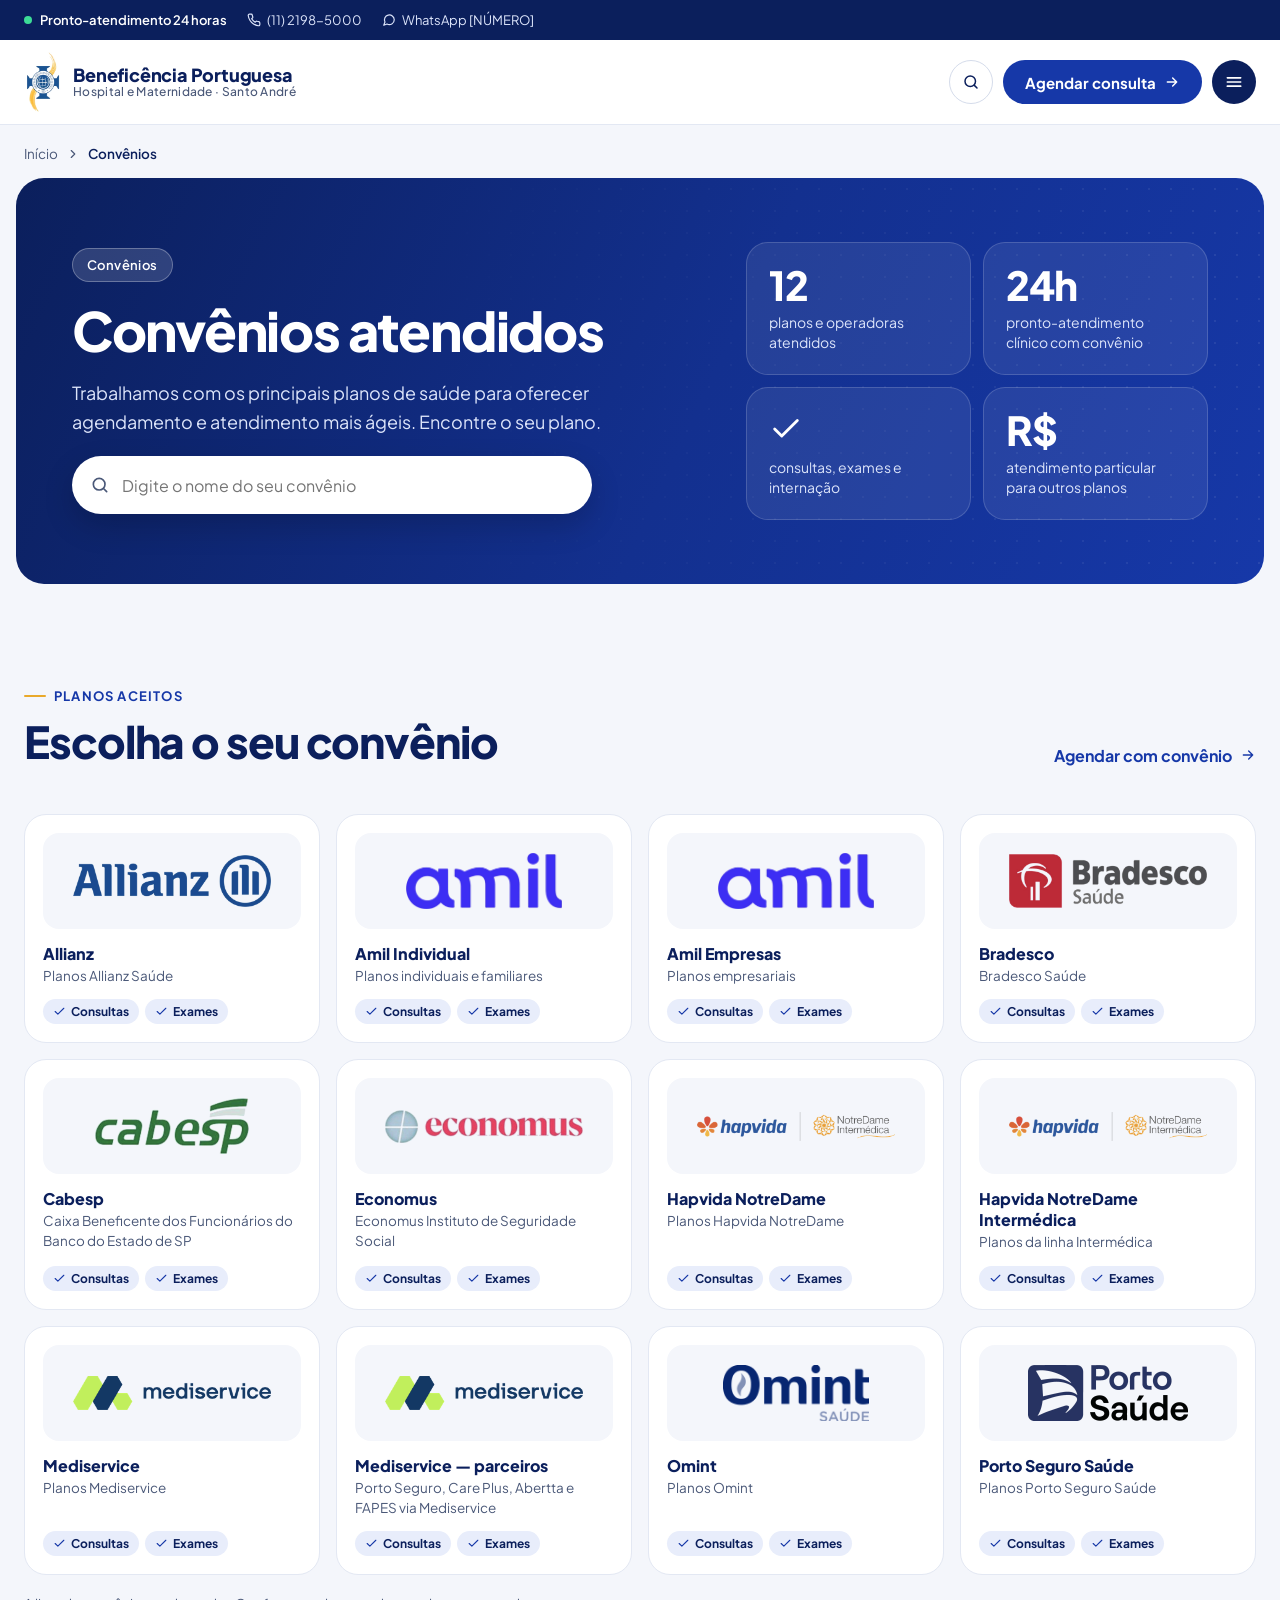
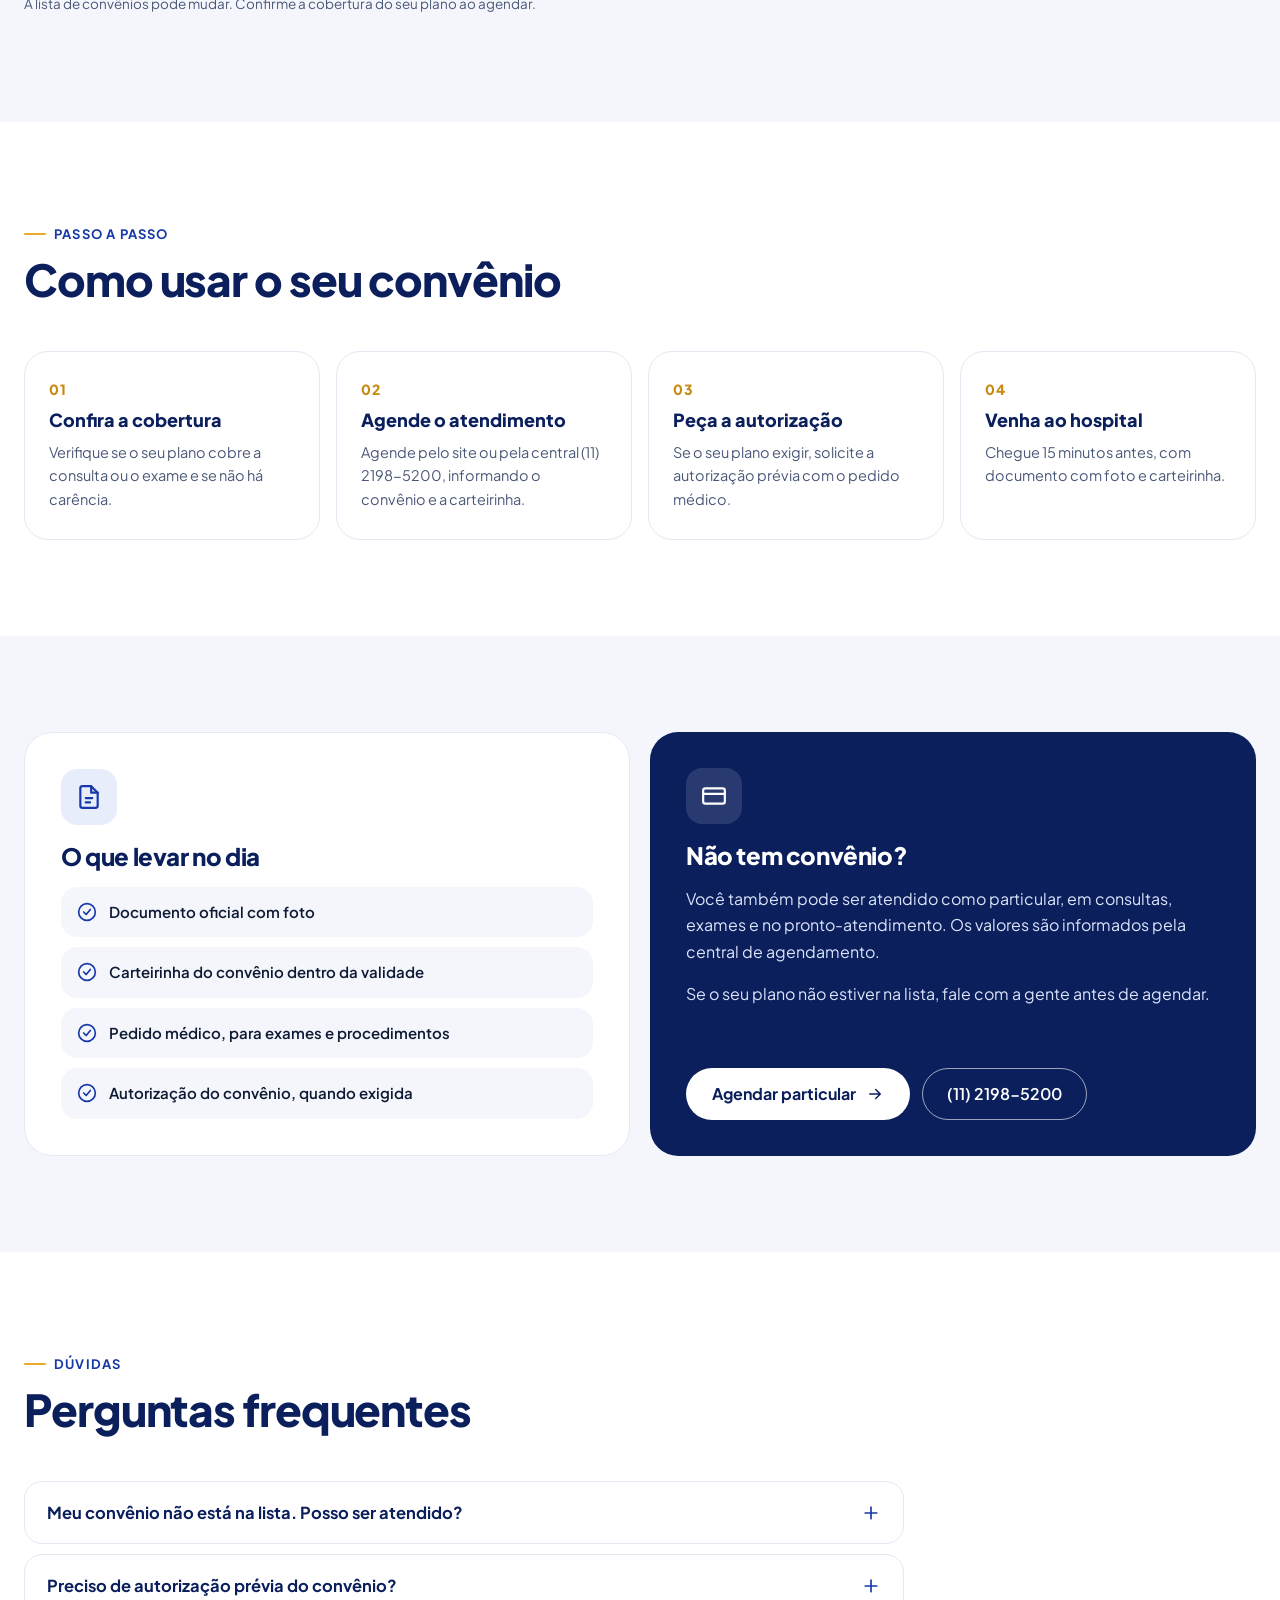
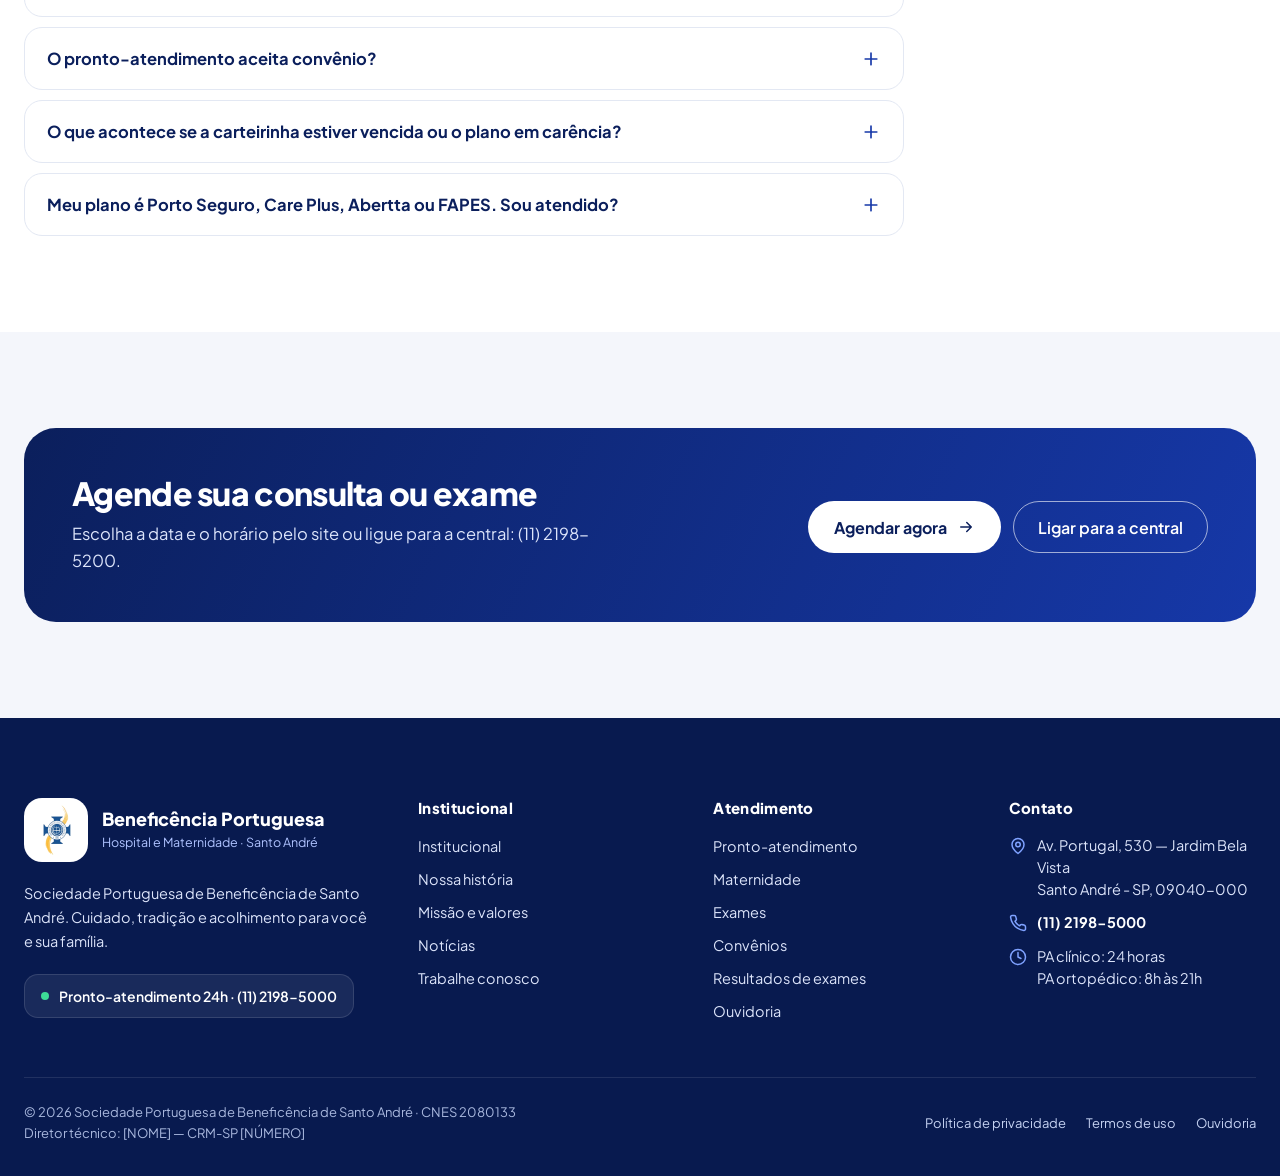
<file: convenios.html>
<!doctype html>
<html lang="pt-BR">
<head>
<meta charset="utf-8">
<meta name="viewport" content="width=device-width, initial-scale=1">
<script>document.documentElement.classList.add('js')</script>
<title>Convênios atendidos — Beneficência Portuguesa de Santo André</title>
<meta name="description" content="Confira os convênios atendidos pelo Hospital Beneficência Portuguesa de Santo André: Allianz, Amil, Bradesco, Cabesp, Economus, Hapvida NotreDame Intermédica, Mediservice, Omint e Porto Seguro Saúde.">
<link rel="preconnect" href="https://fonts.googleapis.com">
<link rel="preconnect" href="https://fonts.gstatic.com" crossorigin>
<link href="https://fonts.googleapis.com/css2?family=Plus+Jakarta+Sans:wght@400;500;600;700;800&display=swap" rel="stylesheet">
<style>
  :root{
    --azul:#1638A8;
    --marinho:#0B1F5C;
    --tinta:#0E1A33;
    --texto-suave:#4A5878;
    --azul-claro:#DCE4FA;
    --fundo:#F4F6FB;
    --borda:#E3E8F3;
    --verde:#1FAE6E;
    --verde-texto:#127A4E;
  }
  *{box-sizing:border-box}
  body{margin:0;background:var(--fundo);color:var(--tinta);font-family:'Plus Jakarta Sans',system-ui,-apple-system,'Segoe UI',sans-serif;-webkit-font-smoothing:antialiased}
  a{color:inherit;text-decoration:none}
  button{font-family:inherit}
  svg{flex-shrink:0}
  .container{max-width:1360px;margin:0 auto;padding:0 24px}
  .sr-only{position:absolute;width:1px;height:1px;padding:0;margin:-1px;overflow:hidden;clip:rect(0,0,0,0);border:0}
  :focus-visible{outline:3px solid #7FA2FF;outline-offset:2px}

  /* ---------- Barra utilitária ---------- */
  .util{background:var(--marinho);color:var(--azul-claro);font-size:13px}
  .util .container{height:40px;display:flex;align-items:center;justify-content:space-between;gap:16px}
  .util-left,.util-right{display:flex;align-items:center;gap:20px}
  .util a{display:inline-flex;align-items:center;gap:6px;color:var(--azul-claro);transition:color .2s}
  .util a:hover{color:#fff}
  .status-24h{display:inline-flex;align-items:center;gap:8px;color:#fff;font-weight:600}
  .ponto{width:8px;height:8px;border-radius:50%;background:#3DDC97;display:inline-block;box-shadow:0 0 0 0 rgba(61,220,151,.6);animation:pulsar 2s infinite}
  @keyframes pulsar{0%{box-shadow:0 0 0 0 rgba(61,220,151,.6)}70%{box-shadow:0 0 0 8px rgba(61,220,151,0)}100%{box-shadow:0 0 0 0 rgba(61,220,151,0)}}

  /* ---------- Cabeçalho ---------- */
  .header{background:#fff;border-bottom:1px solid var(--borda);position:sticky;top:0;z-index:50}
  .header .container{height:84px;display:flex;align-items:center;justify-content:space-between;gap:24px}
  .logo{display:flex;align-items:center;gap:12px}
  .logo-img{height:60px;width:auto;display:block}
  .logo-texto{display:flex;flex-direction:column;line-height:1.15;white-space:nowrap}
  .logo-nome{font-weight:800;font-size:18px;letter-spacing:-.2px;color:var(--marinho)}
  .logo-sub{font-weight:500;font-size:12px;color:var(--texto-suave);letter-spacing:.3px}

  .nav{display:flex;align-items:center;gap:24px;white-space:nowrap;margin:0;padding:0;font-size:15px;font-weight:600}
  .nav > li{list-style:none;position:relative}
  .nav ul{margin:0;padding:0}
  .nav-link{display:inline-flex;align-items:center;gap:4px;padding:10px 0;color:var(--tinta);transition:color .2s;background:none;border:0;font-size:15px;font-weight:600;cursor:pointer}
  .nav-link:hover,.nav-link[aria-expanded="true"]{color:var(--azul)}
  .nav-link svg{transition:transform .2s}
  .nav-link[aria-expanded="true"] svg{transform:rotate(180deg)}
  .submenu{position:absolute;top:100%;left:-16px;min-width:240px;background:#fff;border:1px solid var(--borda);border-radius:16px;box-shadow:0 18px 40px rgba(8,24,74,.14);padding:8px;list-style:none;opacity:0;visibility:hidden;transform:translateY(6px);transition:all .2s}
  .submenu.aberto{opacity:1;visibility:visible;transform:translateY(0)}
  .submenu a{display:block;padding:10px 14px;border-radius:10px;font-weight:500;color:var(--tinta)}
  .submenu a:hover{background:var(--fundo);color:var(--azul)}

  .acoes{display:flex;align-items:center;gap:10px}
  .btn-icone{width:44px;height:44px;border-radius:50%;border:1px solid #D5DCEB;background:#fff;color:var(--marinho);display:inline-flex;align-items:center;justify-content:center;cursor:pointer;transition:background .2s}
  .btn-icone:hover{background:var(--fundo)}
  .btn-agendar{white-space:nowrap;height:44px;padding:0 22px;border-radius:999px;background:var(--azul);color:#fff;font-weight:700;font-size:15px;display:inline-flex;align-items:center;gap:8px;transition:background .2s}
  .btn-agendar:hover{background:var(--marinho)}
  .btn-menu{display:none;width:44px;height:44px;border-radius:50%;border:0;background:var(--marinho);color:#fff;align-items:center;justify-content:center;cursor:pointer}

  /* ---------- Menu mobile (gaveta) ---------- */
  .gaveta{position:fixed;inset:0;z-index:100;visibility:hidden}
  .gaveta.aberta{visibility:visible}
  .gaveta-fundo{position:absolute;inset:0;background:rgba(8,24,74,.5);opacity:0;transition:opacity .25s}
  .gaveta.aberta .gaveta-fundo{opacity:1}
  .gaveta-painel{position:absolute;top:0;right:0;bottom:0;width:min(360px,88vw);background:#fff;padding:20px;display:flex;flex-direction:column;gap:8px;transform:translateX(100%);transition:transform .3s;overflow-y:auto}
  .gaveta.aberta .gaveta-painel{transform:translateX(0)}
  .gaveta-topo{display:flex;justify-content:space-between;align-items:center;margin-bottom:8px}
  .gaveta-painel a.item{display:block;padding:14px 12px;border-radius:12px;font-weight:600;font-size:16px}
  .gaveta-painel a.item:hover{background:var(--fundo);color:var(--azul)}
  .gaveta-painel .btn-agendar{justify-content:center;margin-top:12px;height:50px}

  /* ---------- Slider ---------- */
  .hero-wrap{max-width:1392px;margin:0 auto;padding:16px 16px 32px}
  .hero{position:relative;min-height:640px;border-radius:28px;overflow:hidden;background:var(--marinho);display:flex;flex-direction:column;justify-content:flex-end;isolation:isolate}
  .slide-midia{position:absolute;inset:0;opacity:0;transition:opacity .8s ease;z-index:0}
  .slide-midia.ativo{opacity:1}
  .slide-midia img{width:100%;height:100%;object-fit:cover;object-position:70% 40%;transform:scale(1.04);transition:transform 7s ease}
  .slide-midia.ativo img{transform:scale(1)}
  /* Foto posicionada à direita, com a borda esquerda se dissolvendo no azul */
  .slide-midia.direita{background:var(--marinho)}
  .slide-midia.direita img{position:absolute;top:0;right:0;width:70%;object-position:50% 30%;-webkit-mask-image:linear-gradient(90deg,transparent 0,#000 30%);mask-image:linear-gradient(90deg,transparent 0,#000 30%)}
  /* Slide 3 — coração 3D */
  .slide-coracao{background:radial-gradient(circle at 68% 50%,#3346C8 0%,#1A2C8C 28%,#0B1F5C 62%)}
  .slide-midia.slide-coracao{z-index:2;pointer-events:none}
  .coracao-wrap{position:absolute;top:50%;left:59%;height:90%;aspect-ratio:663/1000;transform:translate(-50%,-50%);animation:flutuar 6s ease-in-out infinite}
  .coracao-img{width:100%;height:100%;object-fit:contain;display:block;transform-origin:50% 60%;filter:drop-shadow(0 0 40px rgba(255,79,154,.35)) drop-shadow(0 0 80px rgba(63,140,255,.35));animation:batimento 1.2s ease-in-out infinite}
  @keyframes flutuar{0%,100%{transform:translate(-50%,-50%) rotate(-2deg)}50%{transform:translate(-50%,-53%) rotate(2deg)}}
  @keyframes batimento{0%,40%,100%{transform:scale(1)}10%{transform:scale(1.045)}20%{transform:scale(1)}28%{transform:scale(1.025)}}
  .card-ecg{position:absolute;top:32px;right:32px;z-index:3;padding:14px 18px 10px;border-radius:18px;background:rgba(255,255,255,.1);border:1px solid rgba(255,255,255,.22);-webkit-backdrop-filter:blur(14px);backdrop-filter:blur(14px);color:#fff;display:flex;flex-direction:column;gap:4px}
  .card-ecg-rotulo{font-size:13px;font-weight:600;color:var(--azul-claro)}
  .linha-ecg{stroke-dasharray:420;stroke-dashoffset:420;animation:ecg 2.4s linear infinite}
  @keyframes ecg{to{stroke-dashoffset:0}}
  .placeholder{position:absolute;inset:0;background:var(--azul);display:flex;align-items:center;justify-content:flex-end;padding-right:8%}
  .placeholder span{width:38%;min-width:260px;aspect-ratio:4/3;border:2px dashed rgba(255,255,255,.55);border-radius:20px;display:flex;align-items:center;justify-content:center;color:#fff;font-size:15px;font-weight:600;text-align:center;padding:16px}
  .scrim{position:absolute;inset:0;z-index:1;background:linear-gradient(90deg,rgba(8,24,74,.94) 0%,rgba(8,24,74,.82) 34%,rgba(8,24,74,.35) 58%,rgba(8,24,74,0) 74%)}

  .hero-conteudo{position:relative;z-index:2;padding:56px 56px 40px;max-width:680px;color:#fff;display:flex;flex-direction:column;gap:22px}
  .slide-texto{display:flex;flex-direction:column;gap:22px;transition:opacity .35s,transform .35s}
  .slide-texto.saindo{opacity:0;transform:translateY(8px)}
  .selo{align-self:flex-start;display:inline-flex;align-items:center;gap:8px;padding:8px 14px;border-radius:999px;background:rgba(255,255,255,.14);border:1px solid rgba(255,255,255,.28);font-size:13px;font-weight:600;letter-spacing:.4px}
  .hero h1,.hero h2.titulo{margin:0;font-size:56px;line-height:1.05;font-weight:800;letter-spacing:-1.4px}
  .hero p{margin:0;font-size:18px;line-height:1.55;color:var(--azul-claro);max-width:520px}
  .botoes{display:flex;flex-wrap:wrap;gap:12px;margin-top:4px}
  .btn-branco{height:52px;padding:0 26px;border-radius:999px;background:#fff;color:var(--marinho);font-weight:700;font-size:16px;display:inline-flex;align-items:center;gap:10px;transition:transform .2s}
  .btn-branco:hover{transform:translateY(-1px)}
  .btn-contorno{height:52px;padding:0 24px;border-radius:999px;border:1.5px solid rgba(255,255,255,.6);color:#fff;font-weight:600;font-size:16px;display:inline-flex;align-items:center;transition:background .2s}
  .btn-contorno:hover{background:rgba(255,255,255,.1)}


  .controles{display:flex;align-items:center;gap:16px;margin-top:32px}
  .contador{font-size:14px;font-weight:700;letter-spacing:1px;font-variant-numeric:tabular-nums}
  .pontos{display:flex;gap:6px;align-items:center}
  .pontos button{height:6px;width:14px;border:0;padding:0;cursor:pointer;border-radius:999px;background:rgba(255,255,255,.4);transition:all .3s;position:relative}
  .pontos button::before{content:"";position:absolute;inset:-19px -4px}
  .pontos button[aria-current="true"]{width:36px;background:#fff}
  .setas{display:flex;gap:8px;margin-left:8px}
  .seta{width:44px;height:44px;border-radius:50%;border:1px solid rgba(255,255,255,.4);background:transparent;color:#fff;display:inline-flex;align-items:center;justify-content:center;cursor:pointer;transition:background .2s}
  .seta:hover{background:rgba(255,255,255,.12)}
  .seta.cheia{background:#fff;color:var(--marinho);border:0}
  .seta.cheia:hover{background:var(--azul-claro)}

  .card-pa{position:absolute;z-index:2;right:32px;bottom:32px;width:320px;background:#fff;border-radius:20px;padding:20px;box-shadow:0 18px 40px rgba(8,24,74,.22);display:flex;flex-direction:column;gap:14px}
  .card-pa-topo{display:flex;align-items:center;gap:12px}
  .card-pa-icone{width:44px;height:44px;border-radius:12px;background:#E8EDFB;color:var(--azul);display:inline-flex;align-items:center;justify-content:center}
  .card-pa strong{display:block;font-weight:800;font-size:16px;color:var(--marinho)}
  .card-pa .aberto{display:inline-flex;align-items:center;gap:6px;font-size:13px;font-weight:600;color:var(--verde-texto)}
  .card-pa .aberto i{width:7px;height:7px;border-radius:50%;background:var(--verde);display:inline-block}
  .card-pa p{margin:0;font-size:14px;line-height:1.5;color:var(--texto-suave)}
  .card-pa .ligar{height:46px;border-radius:12px;background:var(--marinho);color:#fff;font-weight:700;font-size:15px;display:flex;align-items:center;justify-content:center;gap:8px;transition:background .2s}
  .card-pa .ligar:hover{background:var(--azul)}


  /* =========================================================
     HOME — seções abaixo do slider
     ========================================================= */
  html{scroll-behavior:smooth;scroll-padding-top:100px}
  .secao{padding:96px 0}
  .secao-branca{background:#fff}
  .kicker{display:inline-flex;align-items:center;gap:8px;font-size:13px;font-weight:700;letter-spacing:1.2px;text-transform:uppercase;color:var(--azul)}
  .kicker::before{content:"";width:22px;height:2px;background:#E9A92B;border-radius:2px}
  .titulo-secao{margin:14px 0 0;font-size:44px;line-height:1.08;font-weight:800;letter-spacing:-1.1px;color:var(--marinho)}
  .lead{margin:18px 0 0;font-size:18px;line-height:1.6;color:var(--texto-suave);max-width:620px}
  .cabeca-secao{display:flex;justify-content:space-between;align-items:flex-end;gap:24px 32px;flex-wrap:wrap;margin-bottom:48px}
  .link-seta{display:inline-flex;align-items:center;gap:8px;font-weight:700;color:var(--azul);transition:gap .2s}
  .link-seta:hover{gap:12px}
  .btn-azul{height:52px;padding:0 26px;border-radius:999px;background:var(--azul);color:#fff;font-weight:700;font-size:16px;display:inline-flex;align-items:center;gap:10px;transition:background .2s}
  .btn-azul:hover{background:var(--marinho)}

  /* Atendimento rápido */
  .atalhos{padding:8px 0 24px}
  .atalhos-grid{display:grid;grid-template-columns:repeat(4,minmax(0,1fr));gap:16px}
  .atalho{background:#fff;border:1px solid var(--borda);border-radius:22px;padding:24px;display:flex;flex-direction:column;gap:12px;transition:transform .25s,box-shadow .25s,border-color .25s}
  a.atalho:hover{transform:translateY(-4px);box-shadow:0 18px 40px rgba(8,24,74,.1);border-color:#C9D4F2}
  .atalho-icone{width:48px;height:48px;border-radius:14px;background:#E8EDFB;color:var(--azul);display:inline-flex;align-items:center;justify-content:center;flex-shrink:0}
  .atalho.destaque{background:var(--marinho);border-color:var(--marinho);color:#fff}
  .atalho.destaque .atalho-icone{background:rgba(255,255,255,.12);color:#fff}
  .atalho h3{margin:4px 0 0;font-size:18px;font-weight:800;color:var(--marinho)}
  .atalho.destaque h3{color:#fff}
  .atalho p{margin:0;font-size:14.5px;line-height:1.5;color:var(--texto-suave)}
  .atalho.destaque p{color:var(--azul-claro)}
  .atalho .tel{margin-top:auto;padding-top:6px;font-weight:800;font-size:17px;display:flex;flex-direction:column;gap:2px;color:var(--marinho)}
  .atalho.destaque .tel{color:#fff}
  .atalho .tel small{font-weight:500;font-size:13px;opacity:.8}
  .atalho .tel a{color:inherit}
  .atalho .mais{margin-top:auto;padding-top:6px;font-weight:700;font-size:15px;color:var(--azul);display:inline-flex;align-items:center;gap:6px}

  /* O Hospital */
  .sobre{display:grid;grid-template-columns:minmax(0,1.05fr) minmax(0,1fr);gap:72px;align-items:center}
  .sobre-foto{position:relative}
  .sobre-foto > img{width:100%;aspect-ratio:5/4;object-fit:cover;object-position:62% 50%;border-radius:28px;display:block}
  .selo-ano{position:absolute;left:-20px;bottom:32px;background:#fff;border-radius:22px;padding:16px 22px;box-shadow:0 18px 40px rgba(8,24,74,.16);display:flex;align-items:center;gap:14px}
  .selo-ano img{width:34px;height:auto}
  .selo-ano strong{display:block;font-size:24px;font-weight:800;color:var(--marinho);line-height:1.1}
  .selo-ano span{font-size:13px;color:var(--texto-suave);font-weight:500}
  .lista-check{list-style:none;margin:28px 0 32px;padding:0;display:flex;flex-direction:column;gap:14px}
  .lista-check li{display:flex;gap:12px;align-items:flex-start;font-size:16px;font-weight:600;color:var(--tinta)}
  .lista-check svg{color:var(--azul);margin-top:1px}

  /* Serviços */
  .servicos-grid{display:grid;grid-template-columns:repeat(3,minmax(0,1fr));gap:20px}
  .servico{position:relative;background:var(--fundo);border-radius:24px;padding:32px;display:flex;flex-direction:column;gap:12px;overflow:hidden;transition:background .3s,transform .3s}
  .servico:hover{background:var(--marinho);transform:translateY(-4px)}
  .servico-icone{width:56px;height:56px;border-radius:16px;background:#fff;color:var(--azul);display:inline-flex;align-items:center;justify-content:center;transition:background .3s,color .3s}
  .servico:hover .servico-icone{background:rgba(255,255,255,.12);color:#fff}
  .servico h3{margin:10px 0 0;font-size:21px;font-weight:800;color:var(--marinho);transition:color .3s}
  .servico p{margin:0;font-size:15px;line-height:1.6;color:var(--texto-suave);transition:color .3s}
  .servico .mais{margin-top:auto;padding-top:6px;font-weight:700;font-size:15px;color:var(--azul);display:inline-flex;align-items:center;gap:6px;transition:color .3s}
  .servico:hover h3,.servico:hover .mais{color:#fff}
  .servico:hover p{color:var(--azul-claro)}
  .servico .num{position:absolute;top:28px;right:30px;font-size:14px;font-weight:700;color:#97A6CB;font-variant-numeric:tabular-nums;transition:color .3s}
  .servico:hover .num{color:rgba(255,255,255,.55)}

  /* Maternidade */
  .mat{position:relative;border-radius:32px;overflow:hidden;background:var(--marinho);color:#fff;display:grid;grid-template-columns:minmax(0,1fr) minmax(0,1fr);min-height:560px}
  .mat-texto{padding:72px 64px;display:flex;flex-direction:column;justify-content:center;gap:20px;position:relative;z-index:1}
  .mat .kicker{color:#AFC3FF}
  .mat h2{margin:0;font-size:44px;line-height:1.08;font-weight:800;letter-spacing:-1.1px}
  .mat p{margin:0;font-size:17px;line-height:1.6;color:var(--azul-claro)}
  .mat-etapas{display:grid;grid-template-columns:repeat(3,minmax(0,1fr));gap:12px;margin:8px 0 12px}
  .mat-etapa{background:rgba(255,255,255,.08);border:1px solid rgba(255,255,255,.16);border-radius:18px;padding:16px}
  .mat-etapa b{display:block;font-size:13px;color:#F2BC4E;font-weight:800;letter-spacing:1px;margin-bottom:6px}
  .mat-etapa span{font-size:15px;font-weight:700}
  .mat-foto{position:relative}
  .mat-foto img{position:absolute;inset:0;width:100%;height:100%;object-fit:cover;object-position:45% 30%;-webkit-mask-image:linear-gradient(90deg,transparent 0,#000 22%);mask-image:linear-gradient(90deg,transparent 0,#000 22%)}

  /* Convênios */
  .conv{display:grid;grid-template-columns:minmax(0,.9fr) minmax(0,1.1fr);gap:64px;align-items:center}
  .conv-lista{display:flex;flex-wrap:wrap;gap:12px}
  .conv-item{padding:16px 22px;border-radius:16px;background:var(--fundo);border:1px solid var(--borda);font-weight:700;font-size:16px;color:var(--marinho);transition:border-color .2s,transform .2s}
  .conv-item:hover{border-color:var(--azul);transform:translateY(-2px)}
  .aviso{display:flex;gap:12px;align-items:flex-start;margin-top:28px;padding:16px 18px;border-radius:16px;background:#FFF6E3;color:#6B4A06;font-size:14.5px;line-height:1.5}
  .aviso svg{color:#B7791F;margin-top:1px;flex-shrink:0}

  /* Contato */
  .contato{display:grid;grid-template-columns:minmax(0,1fr) minmax(0,1.3fr);gap:24px;align-items:stretch}
  .contato-card{background:#fff;border:1px solid var(--borda);border-radius:28px;padding:40px;display:flex;flex-direction:column;gap:28px}
  .contato-linha{display:flex;gap:16px;align-items:flex-start}
  .contato-linha h3{margin:0 0 4px;font-size:16px;font-weight:800;color:var(--marinho)}
  .contato-linha p{margin:0;font-size:15px;line-height:1.6;color:var(--texto-suave)}
  .contato-linha a{color:var(--azul);font-weight:700}
  .mapa{border-radius:28px;overflow:hidden;min-height:440px;background:#DCE4FA;border:1px solid var(--borda)}
  .mapa iframe{width:100%;height:100%;min-height:440px;border:0;display:block}

  /* Rodapé */
  .rodape{background:#081A4F;color:var(--azul-claro);padding:80px 0 0;margin-top:24px}
  .rodape-grid{display:grid;grid-template-columns:minmax(0,1.4fr) repeat(3,minmax(0,1fr));gap:48px;padding-bottom:56px}
  .rodape-marca{display:flex;flex-direction:column;gap:20px}
  .rodape-logo{display:flex;align-items:center;gap:14px}
  .rodape-logo .badge{width:64px;height:64px;border-radius:18px;background:#fff;display:inline-flex;align-items:center;justify-content:center;flex-shrink:0}
  .rodape-logo img{height:50px;width:auto}
  .rodape-logo strong{display:block;color:#fff;font-size:18px;font-weight:800;line-height:1.15}
  .rodape-logo small{font-size:12.5px;color:#AFC3FF}
  .rodape p{margin:0;font-size:14.5px;line-height:1.65}
  .rodape h4{margin:0 0 18px;color:#fff;font-size:15px;font-weight:800;letter-spacing:.3px}
  .rodape ul{list-style:none;margin:0;padding:0;display:flex;flex-direction:column;gap:12px}
  .rodape ul a{font-size:14.5px;color:var(--azul-claro);transition:color .2s}
  .rodape ul a:hover{color:#fff}
  .rodape-contato li{display:flex;gap:10px;font-size:14.5px;line-height:1.5}
  .rodape-contato svg{color:#7FA2FF;margin-top:2px}
  .rodape-contato a{color:#fff !important;font-weight:700}
  .rodape-emerg{display:inline-flex;align-items:center;gap:10px;padding:12px 16px;border-radius:14px;background:rgba(255,255,255,.07);border:1px solid rgba(255,255,255,.12);font-size:14px;color:#fff;font-weight:600;align-self:flex-start;transition:background .2s}
  .rodape-emerg:hover{background:rgba(255,255,255,.12)}
  .rodape-base{border-top:1px solid rgba(255,255,255,.1);padding:24px 0 32px;display:flex;justify-content:space-between;align-items:center;gap:16px;flex-wrap:wrap;font-size:13px;line-height:1.6;color:#A9B8DE}
  .rodape-base a{color:#C5D2F2}
  .rodape-base a:hover{color:#fff}
  .rodape-base .legal{display:flex;gap:20px;flex-wrap:wrap}

  /* Animação de entrada */
  .js .revelar{opacity:0;transform:translateY(22px);transition:opacity .7s ease,transform .7s ease}
  .js .revelar.visivel{opacity:1;transform:none}

  @media (max-width:1100px){
    .atalhos-grid,.servicos-grid{grid-template-columns:repeat(2,minmax(0,1fr))}
    .sobre,.conv,.contato{grid-template-columns:minmax(0,1fr);gap:48px}
    .contato{gap:24px}
    .mat{grid-template-columns:minmax(0,1fr)}
    .mat-foto{min-height:380px;order:-1}
    .mat-foto img{-webkit-mask-image:linear-gradient(180deg,#000 55%,transparent 100%);mask-image:linear-gradient(180deg,#000 55%,transparent 100%)}
    .mat-texto{padding:8px 48px 56px}
    .rodape-grid{grid-template-columns:repeat(2,minmax(0,1fr))}
  }
  @media (max-width:760px){
    .secao{padding:64px 0}
    .titulo-secao,.mat h2{font-size:32px;letter-spacing:-.6px}
    .lead{font-size:16px}
    .atalhos-grid,.servicos-grid{grid-template-columns:minmax(0,1fr)}
    .container{padding:0 18px}
    .selo-ano{left:12px;bottom:12px;padding:12px 16px}
    .selo-ano strong{font-size:20px}
    .mat{border-radius:24px}
    .mat-foto{min-height:280px}
    .mat-texto{padding:8px 24px 40px}
    .mat-etapas{grid-template-columns:repeat(3,minmax(0,1fr));gap:8px}
    .mat-etapa{padding:12px}
    .mat-etapa span{font-size:13px}
    .contato-card{padding:28px}
    .mapa,.mapa iframe{min-height:320px}
    .rodape{padding-top:56px}
    .rodape-grid{grid-template-columns:minmax(0,1fr);gap:36px}
  }

  /* ---------- Responsivo ---------- */
  @media (max-width:1320px){
    .nav{display:none}
    .btn-menu{display:inline-flex}
    .util-right{display:none}
  }
  @media (max-width:760px){
    .util .container{height:auto;padding-top:8px;padding-bottom:8px}
    .util-left{gap:14px;flex-wrap:wrap}
    .header .container{height:72px}
    .logo-img{height:50px}
    .logo{gap:10px;min-width:0}
    .logo-texto{white-space:normal;min-width:0}
    .logo-nome{font-size:15px}
    .logo-sub{font-size:11px}
    .btn-agendar.desktop{display:none}
    .hero-wrap{padding:12px 12px 24px}
    .hero{min-height:960px;border-radius:22px}
    .scrim{background:linear-gradient(180deg,rgba(8,24,74,.35) 0%,rgba(8,24,74,.85) 45%,rgba(8,24,74,.96) 100%)}
    .hero-conteudo{padding:32px 22px 24px}
    .hero h1,.hero h2.titulo{font-size:36px;letter-spacing:-.8px}
    .hero p{font-size:16px}
    .placeholder{justify-content:center;align-items:flex-start;padding:40px 0 0}
    .placeholder span{width:70%;min-width:0}
    .slide-midia.direita img{width:100%;object-position:55% 0;-webkit-mask-image:none;mask-image:none}
    .slide-coracao{background:radial-gradient(circle at 50% 22%,#3346C8 0%,#1A2C8C 30%,#0B1F5C 65%)}
    .card-ecg{display:none}
    .coracao-wrap{left:50%;top:150px;height:260px}
    .card-pa{position:relative;right:auto;bottom:auto;width:auto;margin:0 16px 16px}
  }
  @media (prefers-reduced-motion:reduce){
    *{transition:none !important;animation:none !important}
  }

  /* =========================================================
     PÁGINA DE CONVÊNIOS
     ========================================================= */
  .migalha{display:flex;align-items:center;gap:8px;flex-wrap:wrap;font-size:13.5px;color:var(--texto-suave);padding:20px 0 0}
  .migalha a{color:var(--texto-suave)}
  .migalha a:hover{color:var(--azul)}
  .migalha [aria-current]{color:var(--marinho);font-weight:600}

  .cv-hero-wrap{max-width:1392px;margin:0 auto;padding:16px 16px 0}
  .cv-hero{position:relative;border-radius:28px;overflow:hidden;background:linear-gradient(115deg,#0B1F5C 0%,#13308F 55%,#1638A8 100%);color:#fff;padding:64px 56px;display:grid;grid-template-columns:minmax(0,1.15fr) minmax(0,.85fr);gap:48px;align-items:center;isolation:isolate}
  .cv-hero::after{content:"";position:absolute;inset:0;z-index:-1;background-image:radial-gradient(rgba(255,255,255,.08) 1px,transparent 1px);background-size:22px 22px;-webkit-mask-image:linear-gradient(90deg,transparent 30%,#000 100%);mask-image:linear-gradient(90deg,transparent 30%,#000 100%)}
  .cv-hero-texto{display:flex;flex-direction:column;gap:20px}
  .cv-hero .selo{align-self:flex-start}
  .cv-hero h1{margin:0;font-size:54px;line-height:1.05;font-weight:800;letter-spacing:-1.3px}
  .cv-hero p{margin:0;font-size:18px;line-height:1.6;color:var(--azul-claro);max-width:540px}
  .cv-busca{position:relative;max-width:520px}
  .cv-busca svg{position:absolute;left:18px;top:50%;transform:translateY(-50%);color:var(--texto-suave);pointer-events:none}
  .cv-busca input{width:100%;height:58px;border-radius:999px;border:0;background:#fff;padding:0 20px 0 50px;font:inherit;font-size:16px;color:var(--tinta);box-shadow:0 12px 30px rgba(0,0,0,.18)}
  .cv-busca input:focus{outline:3px solid #7FA2FF;outline-offset:2px}
  .cv-numeros{display:grid;grid-template-columns:repeat(2,minmax(0,1fr));gap:12px}
  .cv-num{background:rgba(255,255,255,.08);border:1px solid rgba(255,255,255,.16);border-radius:22px;padding:22px}
  .cv-num strong{display:block;font-size:40px;font-weight:800;letter-spacing:-1px;line-height:1}
  .cv-num span{display:block;margin-top:8px;font-size:14px;color:var(--azul-claro);line-height:1.4}

  /* Grade de logotipos */
  .cv-grade{display:grid;grid-template-columns:repeat(4,minmax(0,1fr));gap:16px}
  .cv-card{background:#fff;border:1px solid var(--borda);border-radius:22px;padding:18px;display:flex;flex-direction:column;gap:14px;transition:transform .25s,box-shadow .25s,border-color .25s}
  .cv-card:hover{transform:translateY(-4px);box-shadow:0 18px 40px rgba(8,24,74,.1);border-color:#C9D4F2}
  .cv-logo{height:96px;border-radius:16px;background:var(--fundo);display:flex;align-items:center;justify-content:center;padding:16px;position:relative;overflow:hidden}
  .cv-logo img{max-width:88%;max-height:56px;object-fit:contain;display:block}
  .cv-logo .cv-nome-logo{display:none;font-size:20px;font-weight:800;color:var(--marinho);text-align:center;line-height:1.15;letter-spacing:-.3px}
  .cv-logo.sem-img img{display:none}
  .cv-logo.sem-img .cv-nome-logo{display:block}
  .cv-info b{display:block;font-size:16px;font-weight:800;color:var(--marinho)}
  .cv-info span{display:block;font-size:13.5px;color:var(--texto-suave);margin-top:2px;line-height:1.45}
  .cv-tags{display:flex;flex-wrap:wrap;gap:6px;margin-top:auto}
  .cv-tag{display:inline-flex;align-items:center;gap:5px;padding:5px 10px;border-radius:999px;background:#E8EDFB;color:var(--marinho);font-size:12px;font-weight:700}
  .cv-tag svg{color:var(--azul)}
  .cv-card[hidden]{display:none}
  .cv-vazio{display:none;grid-column:1/-1;text-align:center;padding:40px 20px;border:2px dashed #D5DCEB;border-radius:22px;color:var(--texto-suave);font-size:16px}
  .cv-vazio b{color:var(--marinho)}
  .cv-vazio a{color:var(--azul);font-weight:700}
  .cv-atualizado{margin-top:20px;font-size:13.5px;color:var(--texto-suave)}

  /* Passos */
  .cv-passos{list-style:none;margin:0;padding:0;display:grid;grid-template-columns:repeat(4,minmax(0,1fr));gap:16px;counter-reset:cp}
  .cv-passo{position:relative;background:#fff;border:1px solid var(--borda);border-radius:24px;padding:28px 24px;display:flex;flex-direction:column;gap:10px;counter-increment:cp}
  .cv-passo::before{content:"0" counter(cp);font-size:14px;font-weight:800;letter-spacing:1px;color:#C98A12}
  .cv-passo h3{margin:0;font-size:18px;font-weight:800;color:var(--marinho)}
  .cv-passo p{margin:0;font-size:14.5px;line-height:1.6;color:var(--texto-suave)}

  /* Documentos + particular */
  .cv-duo{display:grid;grid-template-columns:repeat(2,minmax(0,1fr));gap:20px}
  .cv-painel{border-radius:28px;padding:36px;display:flex;flex-direction:column;gap:16px}
  .cv-painel.claro{background:#fff;border:1px solid var(--borda)}
  .cv-painel.escuro{background:var(--marinho);color:#fff}
  .cv-painel h3{margin:0;font-size:24px;font-weight:800;color:var(--marinho);letter-spacing:-.4px}
  .cv-painel.escuro h3{color:#fff}
  .cv-painel p{margin:0;font-size:16px;line-height:1.65;color:var(--texto-suave)}
  .cv-painel.escuro p{color:var(--azul-claro)}
  .cv-painel .servico-icone{background:#E8EDFB}
  .cv-painel.escuro .servico-icone{background:rgba(255,255,255,.12);color:#fff}
  .cv-docs{list-style:none;margin:0;padding:0;display:flex;flex-direction:column;gap:10px}
  .cv-docs li{display:flex;gap:12px;align-items:flex-start;padding:14px 16px;border-radius:16px;background:var(--fundo);font-size:15px;font-weight:600;line-height:1.5}
  .cv-docs svg{color:var(--azul);margin-top:1px}
  .cv-painel .botoes{margin-top:auto;padding-top:8px}

  .faq{display:flex;flex-direction:column;gap:10px;max-width:880px}
  .faq details{background:#fff;border:1px solid var(--borda);border-radius:18px}
  .faq details[open]{border-color:#C9D4F2}
  .faq summary{list-style:none;cursor:pointer;padding:20px 22px;display:flex;justify-content:space-between;align-items:center;gap:16px;font-size:16.5px;font-weight:700;color:var(--marinho)}
  .faq summary::-webkit-details-marker{display:none}
  .faq summary svg{flex-shrink:0;color:var(--azul);transition:transform .25s}
  .faq details[open] summary svg{transform:rotate(45deg)}
  .faq details p{margin:0;padding:0 22px 22px;font-size:15.5px;line-height:1.7;color:var(--texto-suave)}
  .faq details a{color:var(--azul);font-weight:700}

  .chamada{border-radius:32px;background:linear-gradient(115deg,#0B1F5C,#1638A8);color:#fff;padding:48px;display:flex;align-items:center;justify-content:space-between;gap:28px;flex-wrap:wrap}
  .chamada h2{margin:0;font-size:32px;line-height:1.1;font-weight:800;letter-spacing:-.7px}
  .chamada p{margin:10px 0 0;font-size:16.5px;color:var(--azul-claro);max-width:520px;line-height:1.6}

  @media (max-width:1100px){
    .cv-hero{grid-template-columns:minmax(0,1fr);padding:48px 40px}
    .cv-grade{grid-template-columns:repeat(3,minmax(0,1fr))}
    .cv-passos{grid-template-columns:repeat(2,minmax(0,1fr))}
    .cv-duo{grid-template-columns:minmax(0,1fr)}
  }
  @media (max-width:760px){
    .cv-hero-wrap{padding:12px 12px 0}
    .cv-hero{padding:36px 22px;border-radius:22px;gap:28px}
    .cv-hero h1{font-size:38px;letter-spacing:-.8px}
    .cv-hero p{font-size:16px}
    .cv-num strong{font-size:32px}
    .cv-grade{grid-template-columns:repeat(2,minmax(0,1fr));gap:10px}
    .cv-card{padding:12px;border-radius:18px;gap:10px}
    .cv-logo{height:76px;padding:10px}
    .cv-logo .cv-nome-logo{font-size:15px}
    .cv-info b{font-size:14.5px}
    .cv-info span{font-size:12.5px}
    .cv-passos{grid-template-columns:minmax(0,1fr)}
    .cv-painel{padding:26px;border-radius:22px}
    .chamada{padding:32px 24px;border-radius:24px}
    .chamada h2{font-size:26px}
  }
</style>
<link rel="stylesheet" href="agendamento.css">
</head>
<body>

<!-- ===================== BARRA UTILITÁRIA ===================== -->
<div class="util">
  <div class="container">
    <div class="util-left">
      <span class="status-24h"><span class="ponto" aria-hidden="true"></span>Pronto-atendimento 24 horas</span>
      <a href="tel:+551121985000">
        <svg aria-hidden="true" width="14" height="14" viewBox="0 0 24 24" fill="none" stroke="currentColor" stroke-width="2" stroke-linecap="round" stroke-linejoin="round"><path d="M22 16.9v3a2 2 0 0 1-2.2 2 19.8 19.8 0 0 1-8.6-3.1 19.5 19.5 0 0 1-6-6A19.8 19.8 0 0 1 2.1 4.2 2 2 0 0 1 4.1 2h3a2 2 0 0 1 2 1.7c.1.9.4 1.8.7 2.7a2 2 0 0 1-.5 2.1L8 9.8a16 16 0 0 0 6 6l1.3-1.3a2 2 0 0 1 2.1-.4c.9.3 1.8.6 2.7.7a2 2 0 0 1 1.7 2z"/></svg>
        (11) 2198-5000
      </a>
      <a href="https://wa.me/[NUMERO]" target="_blank" rel="noopener">
        <svg aria-hidden="true" width="14" height="14" viewBox="0 0 24 24" fill="none" stroke="currentColor" stroke-width="2" stroke-linecap="round" stroke-linejoin="round"><path d="M21 11.5a8.4 8.4 0 0 1-12.4 7.4L3 21l2.1-5.5A8.4 8.4 0 1 1 21 11.5z"/></svg>
        WhatsApp [NÚMERO]
      </a>
    </div>
    <div class="util-right">
      <a href="exames.html#resultados">Resultados de exames</a>
      <a href="#">Trabalhe conosco</a>
      <a href="#">Ouvidoria</a>
    </div>
  </div>
</div>

<!-- ===================== CABEÇALHO / MENU ===================== -->
<header class="header">
  <div class="container">
    <a href="index.html" class="logo" aria-label="Beneficência Portuguesa de Santo André — página inicial">
      <img class="logo-img" src="img/logo.png" alt="" width="37" height="60">
      <span class="logo-texto">
        <span class="logo-nome">Beneficência Portuguesa</span>
        <span class="logo-sub">Hospital e Maternidade · Santo André</span>
      </span>
    </a>

    <nav aria-label="Menu principal">
      <ul class="nav">
        <li>
          <button class="nav-link" type="button" aria-expanded="false" aria-controls="sub-hospital">O Hospital
            <svg aria-hidden="true" width="14" height="14" viewBox="0 0 24 24" fill="none" stroke="currentColor" stroke-width="2.2" stroke-linecap="round" stroke-linejoin="round"><path d="m6 9 6 6 6-6"/></svg>
          </button>
          <ul class="submenu" id="sub-hospital">
            <li><a href="institucional.html#historia">Nossa História</a></li>
            <li><a href="institucional.html#presidente">Palavra da Presidente</a></li>
            <li><a href="institucional.html#superintendencia">Palavra da Superintendência</a></li>
            <li><a href="institucional.html#missao">Visão, Missão e Valores</a></li>
          </ul>
        </li>
        <li>
          <button class="nav-link" type="button" aria-expanded="false" aria-controls="sub-especialidades">Especialidades
            <svg aria-hidden="true" width="14" height="14" viewBox="0 0 24 24" fill="none" stroke="currentColor" stroke-width="2.2" stroke-linecap="round" stroke-linejoin="round"><path d="m6 9 6 6 6-6"/></svg>
          </button>
          <ul class="submenu" id="sub-especialidades">
            <li><a href="#">Cardiologia</a></li>
            <li><a href="#">Ginecologia e Obstetrícia</a></li>
            <li><a href="#">Ortopedia e Traumatologia</a></li>
            <li><a href="pediatria.html">Pediatria</a></li>
            <li><a href="pediatria.html#esp-lista">Ver todas (27)</a></li>
          </ul>
        </li>
        <li><a class="nav-link" href="exames.html">Exames</a></li>
        <li><a class="nav-link" href="index.html#maternidade">Maternidade</a></li>
        <li><a class="nav-link" href="convenios.html">Convênios</a></li>
        <li><a class="nav-link" href="#">Notícias</a></li>
        <li><a class="nav-link" href="index.html#contato">Contato</a></li>
      </ul>
    </nav>

    <div class="acoes">
      <button class="btn-icone" type="button" aria-label="Buscar">
        <svg aria-hidden="true" width="18" height="18" viewBox="0 0 24 24" fill="none" stroke="currentColor" stroke-width="2" stroke-linecap="round"><circle cx="11" cy="11" r="7"/><path d="m20 20-3.5-3.5"/></svg>
      </button>
      <a href="#agendar" data-agendar class="btn-agendar desktop">Agendar consulta
        <svg aria-hidden="true" width="16" height="16" viewBox="0 0 24 24" fill="none" stroke="currentColor" stroke-width="2.2" stroke-linecap="round" stroke-linejoin="round"><path d="M5 12h14M13 6l6 6-6 6"/></svg>
      </a>
      <button class="btn-menu" type="button" aria-label="Abrir menu" aria-controls="gaveta" aria-expanded="false" id="abrir-menu">
        <svg aria-hidden="true" width="20" height="20" viewBox="0 0 24 24" fill="none" stroke="currentColor" stroke-width="2" stroke-linecap="round"><path d="M4 7h16M4 12h16M4 17h16"/></svg>
      </button>
    </div>
  </div>
</header>

<!-- Menu mobile -->
<div class="gaveta" id="gaveta" aria-hidden="true">
  <div class="gaveta-fundo" data-fechar></div>
  <nav class="gaveta-painel" aria-label="Menu">
    <div class="gaveta-topo">
      <span class="logo-nome">Menu</span>
      <button class="btn-icone" type="button" aria-label="Fechar menu" data-fechar>
        <svg aria-hidden="true" width="18" height="18" viewBox="0 0 24 24" fill="none" stroke="currentColor" stroke-width="2" stroke-linecap="round"><path d="M6 6l12 12M18 6 6 18"/></svg>
      </button>
    </div>
    <a class="item" href="institucional.html">O Hospital</a>
    <a class="item" href="pediatria.html">Especialidades</a>
    <a class="item" href="exames.html">Exames</a>
    <a class="item" href="index.html#maternidade">Maternidade</a>
    <a class="item" href="convenios.html">Convênios</a>
    <a class="item" href="#">Notícias</a>
    <a class="item" href="index.html#contato">Contato</a>
    <a class="item" href="exames.html#resultados">Resultados de exames</a>
    <a class="item" href="#">Trabalhe conosco</a>
    <a class="item" href="#">Ouvidoria</a>
    <a href="#agendar" data-agendar class="btn-agendar">Agendar consulta</a>
  </nav>
</div>


<main>
  <div class="container">
    <nav class="migalha" aria-label="Você está em">
      <a href="index.html">Início</a>
      <svg aria-hidden="true" width="14" height="14" viewBox="0 0 24 24" fill="none" stroke="currentColor" stroke-width="2" stroke-linecap="round" stroke-linejoin="round"><path d="m9 6 6 6-6 6"/></svg>
      <span aria-current="page">Convênios</span>
    </nav>
  </div>

  <!-- ===================== HERO ===================== -->
  <section class="cv-hero-wrap" aria-label="Convênios">
    <div class="cv-hero">
      <div class="cv-hero-texto">
        <span class="selo">Convênios</span>
        <h1>Convênios atendidos</h1>
        <p>Trabalhamos com os principais planos de saúde para oferecer agendamento e atendimento mais ágeis. Encontre o seu plano.</p>
        <div class="cv-busca" role="search">
          <svg aria-hidden="true" width="20" height="20" viewBox="0 0 24 24" fill="none" stroke="currentColor" stroke-width="2" stroke-linecap="round" stroke-linejoin="round"><circle cx="11" cy="11" r="7"/><path d="m20 20-3.5-3.5"/></svg>
          <label for="cv-busca" class="sr-only">Buscar convênio</label>
          <input id="cv-busca" type="search" placeholder="Digite o nome do seu convênio" autocomplete="off">
        </div>
      </div>
      <div class="cv-numeros">
        <div class="cv-num"><strong>12</strong><span>planos e operadoras atendidos</span></div>
        <div class="cv-num"><strong>24h</strong><span>pronto-atendimento clínico com convênio</span></div>
        <div class="cv-num"><strong><svg aria-hidden="true" width="34" height="34" viewBox="0 0 24 24" fill="none" stroke="currentColor" stroke-width="2" stroke-linecap="round" stroke-linejoin="round"><path d="M20 6 9 17l-5-5"/></svg></strong><span>consultas, exames e internação</span></div>
        <div class="cv-num"><strong>R$</strong><span>atendimento particular para outros planos</span></div>
      </div>
    </div>
  </section>

  <!-- ===================== LOGOS ===================== -->
  <section class="secao" id="lista">
    <div class="container">
      <div class="cabeca-secao revelar">
        <div>
          <span class="kicker">Planos aceitos</span>
          <h2 class="titulo-secao">Escolha o seu convênio</h2>
        </div>
        <a href="#agendar" data-agendar class="link-seta">Agendar com convênio <svg aria-hidden="true" width="16" height="16" viewBox="0 0 24 24" fill="none" stroke="currentColor" stroke-width="2" stroke-linecap="round" stroke-linejoin="round"><path d="M5 12h14M13 6l6 6-6 6"/></svg></a>
      </div>
      <div class="cv-grade" id="cv-grade" aria-live="polite">
        <article class="cv-card revelar" data-busca="allianz planos allianz saúde">
          <div class="cv-logo">
            <img src="img/convenios/allianz.png" alt="Logotipo Allianz" loading="lazy" onerror="this.parentElement.classList.add('sem-img')">
            <span class="cv-nome-logo" aria-hidden="true">Allianz</span>
          </div>
          <div class="cv-info"><b>Allianz</b><span>Planos Allianz Saúde</span></div>
          <div class="cv-tags"><span class="cv-tag"><svg aria-hidden="true" width="13" height="13" viewBox="0 0 24 24" fill="none" stroke="currentColor" stroke-width="2" stroke-linecap="round" stroke-linejoin="round"><path d="M20 6 9 17l-5-5"/></svg> Consultas</span><span class="cv-tag"><svg aria-hidden="true" width="13" height="13" viewBox="0 0 24 24" fill="none" stroke="currentColor" stroke-width="2" stroke-linecap="round" stroke-linejoin="round"><path d="M20 6 9 17l-5-5"/></svg> Exames</span></div>
        </article>
        <article class="cv-card revelar" data-busca="amil individual planos individuais e familiares">
          <div class="cv-logo">
            <img src="img/convenios/amil.png" alt="Logotipo Amil" loading="lazy" onerror="this.parentElement.classList.add('sem-img')">
            <span class="cv-nome-logo" aria-hidden="true">Amil</span>
          </div>
          <div class="cv-info"><b>Amil Individual</b><span>Planos individuais e familiares</span></div>
          <div class="cv-tags"><span class="cv-tag"><svg aria-hidden="true" width="13" height="13" viewBox="0 0 24 24" fill="none" stroke="currentColor" stroke-width="2" stroke-linecap="round" stroke-linejoin="round"><path d="M20 6 9 17l-5-5"/></svg> Consultas</span><span class="cv-tag"><svg aria-hidden="true" width="13" height="13" viewBox="0 0 24 24" fill="none" stroke="currentColor" stroke-width="2" stroke-linecap="round" stroke-linejoin="round"><path d="M20 6 9 17l-5-5"/></svg> Exames</span></div>
        </article>
        <article class="cv-card revelar" data-busca="amil empresas planos empresariais">
          <div class="cv-logo">
            <img src="img/convenios/amil.png" alt="Logotipo Amil" loading="lazy" onerror="this.parentElement.classList.add('sem-img')">
            <span class="cv-nome-logo" aria-hidden="true">Amil</span>
          </div>
          <div class="cv-info"><b>Amil Empresas</b><span>Planos empresariais</span></div>
          <div class="cv-tags"><span class="cv-tag"><svg aria-hidden="true" width="13" height="13" viewBox="0 0 24 24" fill="none" stroke="currentColor" stroke-width="2" stroke-linecap="round" stroke-linejoin="round"><path d="M20 6 9 17l-5-5"/></svg> Consultas</span><span class="cv-tag"><svg aria-hidden="true" width="13" height="13" viewBox="0 0 24 24" fill="none" stroke="currentColor" stroke-width="2" stroke-linecap="round" stroke-linejoin="round"><path d="M20 6 9 17l-5-5"/></svg> Exames</span></div>
        </article>
        <article class="cv-card revelar" data-busca="bradesco bradesco saúde">
          <div class="cv-logo">
            <img src="img/convenios/bradesco.png" alt="Logotipo Bradesco Saúde" loading="lazy" onerror="this.parentElement.classList.add('sem-img')">
            <span class="cv-nome-logo" aria-hidden="true">Bradesco Saúde</span>
          </div>
          <div class="cv-info"><b>Bradesco</b><span>Bradesco Saúde</span></div>
          <div class="cv-tags"><span class="cv-tag"><svg aria-hidden="true" width="13" height="13" viewBox="0 0 24 24" fill="none" stroke="currentColor" stroke-width="2" stroke-linecap="round" stroke-linejoin="round"><path d="M20 6 9 17l-5-5"/></svg> Consultas</span><span class="cv-tag"><svg aria-hidden="true" width="13" height="13" viewBox="0 0 24 24" fill="none" stroke="currentColor" stroke-width="2" stroke-linecap="round" stroke-linejoin="round"><path d="M20 6 9 17l-5-5"/></svg> Exames</span></div>
        </article>
        <article class="cv-card revelar" data-busca="cabesp caixa beneficente dos funcionários do banco do estado de sp">
          <div class="cv-logo">
            <img src="img/convenios/cabesp.png" alt="Logotipo Cabesp" loading="lazy" onerror="this.parentElement.classList.add('sem-img')">
            <span class="cv-nome-logo" aria-hidden="true">Cabesp</span>
          </div>
          <div class="cv-info"><b>Cabesp</b><span>Caixa Beneficente dos Funcionários do Banco do Estado de SP</span></div>
          <div class="cv-tags"><span class="cv-tag"><svg aria-hidden="true" width="13" height="13" viewBox="0 0 24 24" fill="none" stroke="currentColor" stroke-width="2" stroke-linecap="round" stroke-linejoin="round"><path d="M20 6 9 17l-5-5"/></svg> Consultas</span><span class="cv-tag"><svg aria-hidden="true" width="13" height="13" viewBox="0 0 24 24" fill="none" stroke="currentColor" stroke-width="2" stroke-linecap="round" stroke-linejoin="round"><path d="M20 6 9 17l-5-5"/></svg> Exames</span></div>
        </article>
        <article class="cv-card revelar" data-busca="economus economus instituto de seguridade social">
          <div class="cv-logo">
            <img src="img/convenios/economus.png" alt="Logotipo Economus" loading="lazy" onerror="this.parentElement.classList.add('sem-img')">
            <span class="cv-nome-logo" aria-hidden="true">Economus</span>
          </div>
          <div class="cv-info"><b>Economus</b><span>Economus Instituto de Seguridade Social</span></div>
          <div class="cv-tags"><span class="cv-tag"><svg aria-hidden="true" width="13" height="13" viewBox="0 0 24 24" fill="none" stroke="currentColor" stroke-width="2" stroke-linecap="round" stroke-linejoin="round"><path d="M20 6 9 17l-5-5"/></svg> Consultas</span><span class="cv-tag"><svg aria-hidden="true" width="13" height="13" viewBox="0 0 24 24" fill="none" stroke="currentColor" stroke-width="2" stroke-linecap="round" stroke-linejoin="round"><path d="M20 6 9 17l-5-5"/></svg> Exames</span></div>
        </article>
        <article class="cv-card revelar" data-busca="hapvida notredame planos hapvida notredame">
          <div class="cv-logo">
            <img src="img/convenios/hapvida-notredame.png" alt="Logotipo Hapvida NotreDame" loading="lazy" onerror="this.parentElement.classList.add('sem-img')">
            <span class="cv-nome-logo" aria-hidden="true">Hapvida NotreDame</span>
          </div>
          <div class="cv-info"><b>Hapvida NotreDame</b><span>Planos Hapvida NotreDame</span></div>
          <div class="cv-tags"><span class="cv-tag"><svg aria-hidden="true" width="13" height="13" viewBox="0 0 24 24" fill="none" stroke="currentColor" stroke-width="2" stroke-linecap="round" stroke-linejoin="round"><path d="M20 6 9 17l-5-5"/></svg> Consultas</span><span class="cv-tag"><svg aria-hidden="true" width="13" height="13" viewBox="0 0 24 24" fill="none" stroke="currentColor" stroke-width="2" stroke-linecap="round" stroke-linejoin="round"><path d="M20 6 9 17l-5-5"/></svg> Exames</span></div>
        </article>
        <article class="cv-card revelar" data-busca="hapvida notredame intermédica planos da linha intermédica">
          <div class="cv-logo">
            <img src="img/convenios/hapvida-notredame-intermedica.png" alt="Logotipo Hapvida NotreDame Intermédica" loading="lazy" onerror="this.parentElement.classList.add('sem-img')">
            <span class="cv-nome-logo" aria-hidden="true">Hapvida NotreDame Intermédica</span>
          </div>
          <div class="cv-info"><b>Hapvida NotreDame Intermédica</b><span>Planos da linha Intermédica</span></div>
          <div class="cv-tags"><span class="cv-tag"><svg aria-hidden="true" width="13" height="13" viewBox="0 0 24 24" fill="none" stroke="currentColor" stroke-width="2" stroke-linecap="round" stroke-linejoin="round"><path d="M20 6 9 17l-5-5"/></svg> Consultas</span><span class="cv-tag"><svg aria-hidden="true" width="13" height="13" viewBox="0 0 24 24" fill="none" stroke="currentColor" stroke-width="2" stroke-linecap="round" stroke-linejoin="round"><path d="M20 6 9 17l-5-5"/></svg> Exames</span></div>
        </article>
        <article class="cv-card revelar" data-busca="mediservice planos mediservice">
          <div class="cv-logo">
            <img src="img/convenios/mediservice.png" alt="Logotipo Mediservice" loading="lazy" onerror="this.parentElement.classList.add('sem-img')">
            <span class="cv-nome-logo" aria-hidden="true">Mediservice</span>
          </div>
          <div class="cv-info"><b>Mediservice</b><span>Planos Mediservice</span></div>
          <div class="cv-tags"><span class="cv-tag"><svg aria-hidden="true" width="13" height="13" viewBox="0 0 24 24" fill="none" stroke="currentColor" stroke-width="2" stroke-linecap="round" stroke-linejoin="round"><path d="M20 6 9 17l-5-5"/></svg> Consultas</span><span class="cv-tag"><svg aria-hidden="true" width="13" height="13" viewBox="0 0 24 24" fill="none" stroke="currentColor" stroke-width="2" stroke-linecap="round" stroke-linejoin="round"><path d="M20 6 9 17l-5-5"/></svg> Exames</span></div>
        </article>
        <article class="cv-card revelar" data-busca="mediservice — parceiros porto seguro, care plus, abertta e fapes via mediservice">
          <div class="cv-logo">
            <img src="img/convenios/mediservice.png" alt="Logotipo Mediservice" loading="lazy" onerror="this.parentElement.classList.add('sem-img')">
            <span class="cv-nome-logo" aria-hidden="true">Mediservice</span>
          </div>
          <div class="cv-info"><b>Mediservice — parceiros</b><span>Porto Seguro, Care Plus, Abertta e FAPES via Mediservice</span></div>
          <div class="cv-tags"><span class="cv-tag"><svg aria-hidden="true" width="13" height="13" viewBox="0 0 24 24" fill="none" stroke="currentColor" stroke-width="2" stroke-linecap="round" stroke-linejoin="round"><path d="M20 6 9 17l-5-5"/></svg> Consultas</span><span class="cv-tag"><svg aria-hidden="true" width="13" height="13" viewBox="0 0 24 24" fill="none" stroke="currentColor" stroke-width="2" stroke-linecap="round" stroke-linejoin="round"><path d="M20 6 9 17l-5-5"/></svg> Exames</span></div>
        </article>
        <article class="cv-card revelar" data-busca="omint planos omint">
          <div class="cv-logo">
            <img src="img/convenios/omint.png" alt="Logotipo Omint" loading="lazy" onerror="this.parentElement.classList.add('sem-img')">
            <span class="cv-nome-logo" aria-hidden="true">Omint</span>
          </div>
          <div class="cv-info"><b>Omint</b><span>Planos Omint</span></div>
          <div class="cv-tags"><span class="cv-tag"><svg aria-hidden="true" width="13" height="13" viewBox="0 0 24 24" fill="none" stroke="currentColor" stroke-width="2" stroke-linecap="round" stroke-linejoin="round"><path d="M20 6 9 17l-5-5"/></svg> Consultas</span><span class="cv-tag"><svg aria-hidden="true" width="13" height="13" viewBox="0 0 24 24" fill="none" stroke="currentColor" stroke-width="2" stroke-linecap="round" stroke-linejoin="round"><path d="M20 6 9 17l-5-5"/></svg> Exames</span></div>
        </article>
        <article class="cv-card revelar" data-busca="porto seguro saúde planos porto seguro saúde">
          <div class="cv-logo">
            <img src="img/convenios/porto-seguro-saude.png" alt="Logotipo Porto Seguro Saúde" loading="lazy" onerror="this.parentElement.classList.add('sem-img')">
            <span class="cv-nome-logo" aria-hidden="true">Porto Seguro Saúde</span>
          </div>
          <div class="cv-info"><b>Porto Seguro Saúde</b><span>Planos Porto Seguro Saúde</span></div>
          <div class="cv-tags"><span class="cv-tag"><svg aria-hidden="true" width="13" height="13" viewBox="0 0 24 24" fill="none" stroke="currentColor" stroke-width="2" stroke-linecap="round" stroke-linejoin="round"><path d="M20 6 9 17l-5-5"/></svg> Consultas</span><span class="cv-tag"><svg aria-hidden="true" width="13" height="13" viewBox="0 0 24 24" fill="none" stroke="currentColor" stroke-width="2" stroke-linecap="round" stroke-linejoin="round"><path d="M20 6 9 17l-5-5"/></svg> Exames</span></div>
        </article>
        <p class="cv-vazio" id="cv-vazio">Não encontramos <b id="cv-termo"></b> na lista. Você pode ser atendido como particular ou ligar para <a href="tel:+551121985200">(11) 2198-5200</a> para confirmar.</p>
      </div>
      <p class="cv-atualizado">A lista de convênios pode mudar. Confirme a cobertura do seu plano ao agendar.</p>
    </div>
  </section>

  <!-- ===================== COMO USAR ===================== -->
  <section class="secao secao-branca">
    <div class="container">
      <div class="cabeca-secao revelar">
        <div>
          <span class="kicker">Passo a passo</span>
          <h2 class="titulo-secao">Como usar o seu convênio</h2>
        </div>
      </div>
      <ol class="cv-passos">
        <li class="cv-passo revelar"><h3>Confira a cobertura</h3><p>Verifique se o seu plano cobre a consulta ou o exame e se não há carência.</p></li>
        <li class="cv-passo revelar"><h3>Agende o atendimento</h3><p>Agende pelo site ou pela central (11) 2198-5200, informando o convênio e a carteirinha.</p></li>
        <li class="cv-passo revelar"><h3>Peça a autorização</h3><p>Se o seu plano exigir, solicite a autorização prévia com o pedido médico.</p></li>
        <li class="cv-passo revelar"><h3>Venha ao hospital</h3><p>Chegue 15 minutos antes, com documento com foto e carteirinha.</p></li>
      </ol>
    </div>
  </section>

  <!-- ===================== DOCUMENTOS + PARTICULAR ===================== -->
  <section class="secao">
    <div class="container cv-duo">
      <div class="cv-painel claro revelar">
        <span class="servico-icone"><svg aria-hidden="true" width="26" height="26" viewBox="0 0 24 24" fill="none" stroke="currentColor" stroke-width="2" stroke-linecap="round" stroke-linejoin="round"><path d="M14 2H6a2 2 0 0 0-2 2v16a2 2 0 0 0 2 2h12a2 2 0 0 0 2-2V8z"/><path d="M14 2v6h6M9 13h6M9 17h4"/></svg></span>
        <h3>O que levar no dia</h3>
        <ul class="cv-docs">
          <li><svg aria-hidden="true" width="20" height="20" viewBox="0 0 24 24" fill="none" stroke="currentColor" stroke-width="2" stroke-linecap="round" stroke-linejoin="round"><circle cx="12" cy="12" r="10"/><path d="m8 12 3 3 5-6"/></svg><span>Documento oficial com foto</span></li>
          <li><svg aria-hidden="true" width="20" height="20" viewBox="0 0 24 24" fill="none" stroke="currentColor" stroke-width="2" stroke-linecap="round" stroke-linejoin="round"><circle cx="12" cy="12" r="10"/><path d="m8 12 3 3 5-6"/></svg><span>Carteirinha do convênio dentro da validade</span></li>
          <li><svg aria-hidden="true" width="20" height="20" viewBox="0 0 24 24" fill="none" stroke="currentColor" stroke-width="2" stroke-linecap="round" stroke-linejoin="round"><circle cx="12" cy="12" r="10"/><path d="m8 12 3 3 5-6"/></svg><span>Pedido médico, para exames e procedimentos</span></li>
          <li><svg aria-hidden="true" width="20" height="20" viewBox="0 0 24 24" fill="none" stroke="currentColor" stroke-width="2" stroke-linecap="round" stroke-linejoin="round"><circle cx="12" cy="12" r="10"/><path d="m8 12 3 3 5-6"/></svg><span>Autorização do convênio, quando exigida</span></li>
        </ul>
      </div>
      <div class="cv-painel escuro revelar">
        <span class="servico-icone"><svg aria-hidden="true" width="26" height="26" viewBox="0 0 24 24" fill="none" stroke="currentColor" stroke-width="2" stroke-linecap="round" stroke-linejoin="round"><rect x="2" y="5" width="20" height="14" rx="2"/><path d="M2 10h20"/></svg></span>
        <h3>Não tem convênio?</h3>
        <p>Você também pode ser atendido como particular, em consultas, exames e no pronto-atendimento. Os valores são informados pela central de agendamento.</p>
        <p>Se o seu plano não estiver na lista, fale com a gente antes de agendar.</p>
        <div class="botoes">
          <a href="#agendar" data-agendar class="btn-branco">Agendar particular <svg aria-hidden="true" width="18" height="18" viewBox="0 0 24 24" fill="none" stroke="currentColor" stroke-width="2" stroke-linecap="round" stroke-linejoin="round"><path d="M5 12h14M13 6l6 6-6 6"/></svg></a>
          <a href="tel:+551121985200" class="btn-contorno">(11) 2198-5200</a>
        </div>
      </div>
    </div>
  </section>

  <!-- ===================== FAQ ===================== -->
  <section class="secao secao-branca">
    <div class="container">
      <div class="cabeca-secao revelar">
        <div>
          <span class="kicker">Dúvidas</span>
          <h2 class="titulo-secao">Perguntas frequentes</h2>
        </div>
      </div>
      <div class="faq revelar">
        <details>
          <summary>Meu convênio não está na lista. Posso ser atendido?<svg aria-hidden="true" width="20" height="20" viewBox="0 0 24 24" fill="none" stroke="currentColor" stroke-width="2" stroke-linecap="round" stroke-linejoin="round"><path d="M12 5v14M5 12h14"/></svg></summary>
          <p>Sim, como paciente particular. Os convênios atendidos podem mudar, então, em caso de dúvida, ligue para <a href="tel:+551121985200">(11) 2198-5200</a> antes de agendar.</p>
        </details>
        <details>
          <summary>Preciso de autorização prévia do convênio?<svg aria-hidden="true" width="20" height="20" viewBox="0 0 24 24" fill="none" stroke="currentColor" stroke-width="2" stroke-linecap="round" stroke-linejoin="round"><path d="M12 5v14M5 12h14"/></svg></summary>
          <p>Depende do plano e do procedimento. Exames de imagem, cirurgias e internações costumam exigir autorização. A nossa equipe orienta você sobre o que é necessário no momento do agendamento.</p>
        </details>
        <details>
          <summary>O pronto-atendimento aceita convênio?<svg aria-hidden="true" width="20" height="20" viewBox="0 0 24 24" fill="none" stroke="currentColor" stroke-width="2" stroke-linecap="round" stroke-linejoin="round"><path d="M12 5v14M5 12h14"/></svg></summary>
          <p>Sim. Apresente a carteirinha do convênio e um documento com foto na recepção do pronto-atendimento.</p>
        </details>
        <details>
          <summary>O que acontece se a carteirinha estiver vencida ou o plano em carência?<svg aria-hidden="true" width="20" height="20" viewBox="0 0 24 24" fill="none" stroke="currentColor" stroke-width="2" stroke-linecap="round" stroke-linejoin="round"><path d="M12 5v14M5 12h14"/></svg></summary>
          <p>O atendimento pelo convênio pode não ser autorizado. Nesse caso, ele pode ser feito como particular. Verifique a situação do seu plano com a operadora antes de vir.</p>
        </details>
        <details>
          <summary>Meu plano é Porto Seguro, Care Plus, Abertta ou FAPES. Sou atendido?<svg aria-hidden="true" width="20" height="20" viewBox="0 0 24 24" fill="none" stroke="currentColor" stroke-width="2" stroke-linecap="round" stroke-linejoin="round"><path d="M12 5v14M5 12h14"/></svg></summary>
          <p>Sim, por meio da Mediservice. Informe o seu plano no agendamento para que a equipe confirme a cobertura.</p>
        </details>
      </div>
    </div>
  </section>

  <!-- ===================== CHAMADA ===================== -->
  <section class="secao" style="padding-bottom:72px">
    <div class="container">
      <div class="chamada revelar">
        <div>
          <h2>Agende sua consulta ou exame</h2>
          <p>Escolha a data e o horário pelo site ou ligue para a central: (11) 2198-5200.</p>
        </div>
        <div class="botoes">
          <a href="#agendar" data-agendar class="btn-branco">Agendar agora <svg aria-hidden="true" width="18" height="18" viewBox="0 0 24 24" fill="none" stroke="currentColor" stroke-width="2" stroke-linecap="round" stroke-linejoin="round"><path d="M5 12h14M13 6l6 6-6 6"/></svg></a>
          <a href="tel:+551121985200" class="btn-contorno">Ligar para a central</a>
        </div>
      </div>
    </div>
  </section>
</main>

<!-- ===================== RODAPÉ ===================== -->
<footer class="rodape">
  <div class="container">
    <div class="rodape-grid">
      <div class="rodape-marca">
        <div class="rodape-logo">
          <span class="badge"><img src="img/logo.png" alt="" width="31" height="50"></span>
          <div><strong>Beneficência Portuguesa</strong><small>Hospital e Maternidade · Santo André</small></div>
        </div>
        <p>Sociedade Portuguesa de Beneficência de Santo André. Cuidado, tradição e acolhimento para você e sua família.</p>
        <a href="tel:+551121985000" class="rodape-emerg"><span class="ponto" aria-hidden="true"></span>Pronto-atendimento 24h · (11) 2198-5000</a>
      </div>
      <nav aria-label="Institucional">
        <h4>Institucional</h4>
        <ul>
          <li><a href="institucional.html">Institucional</a></li>
          <li><a href="institucional.html#historia">Nossa história</a></li>
          <li><a href="institucional.html#missao">Missão e valores</a></li>
          <li><a href="#">Notícias</a></li>
          <li><a href="#">Trabalhe conosco</a></li>
        </ul>
      </nav>
      <nav aria-label="Atendimento">
        <h4>Atendimento</h4>
        <ul>
          <li><a href="index.html#servicos">Pronto-atendimento</a></li>
          <li><a href="index.html#maternidade">Maternidade</a></li>
          <li><a href="exames.html">Exames</a></li>
          <li><a href="convenios.html">Convênios</a></li>
          <li><a href="exames.html#resultados">Resultados de exames</a></li>
          <li><a href="#">Ouvidoria</a></li>
        </ul>
      </nav>
      <div>
        <h4>Contato</h4>
        <ul class="rodape-contato">
          <li><svg aria-hidden="true" width="18" height="18" viewBox="0 0 24 24" fill="none" stroke="currentColor" stroke-width="2" stroke-linecap="round" stroke-linejoin="round"><path d="M20 10c0 6-8 12-8 12s-8-6-8-12a8 8 0 0 1 16 0z"/><circle cx="12" cy="10" r="3"/></svg><span>Av. Portugal, 530 — Jardim Bela Vista<br>Santo André - SP, 09040-000</span></li>
          <li><svg aria-hidden="true" width="18" height="18" viewBox="0 0 24 24" fill="none" stroke="currentColor" stroke-width="2" stroke-linecap="round" stroke-linejoin="round"><path d="M22 16.9v3a2 2 0 0 1-2.2 2 19.8 19.8 0 0 1-8.6-3.1 19.5 19.5 0 0 1-6-6A19.8 19.8 0 0 1 2.1 4.2 2 2 0 0 1 4.1 2h3a2 2 0 0 1 2 1.7c.1.9.4 1.8.7 2.7a2 2 0 0 1-.5 2.1L8 9.8a16 16 0 0 0 6 6l1.3-1.3a2 2 0 0 1 2.1-.4c.9.3 1.8.6 2.7.7a2 2 0 0 1 1.7 2z"/></svg><a href="tel:+551121985000">(11) 2198-5000</a></li>
          <li><svg aria-hidden="true" width="18" height="18" viewBox="0 0 24 24" fill="none" stroke="currentColor" stroke-width="2" stroke-linecap="round" stroke-linejoin="round"><circle cx="12" cy="12" r="10"/><path d="M12 6v6l4 2"/></svg><span>PA clínico: 24 horas<br>PA ortopédico: 8h às 21h</span></li>
        </ul>
      </div>
    </div>
    <div class="rodape-base">
      <span>© <span id="ano">2026</span> Sociedade Portuguesa de Beneficência de Santo André · CNES 2080133<br>Diretor técnico: [NOME] — CRM-SP [NÚMERO]</span>
      <div class="legal">
        <a href="#">Política de privacidade</a>
        <a href="#">Termos de uso</a>
        <a href="#">Ouvidoria</a>
      </div>
    </div>
  </div>
</footer>
<script>
(function () {
  var reduzMovimento = window.matchMedia('(prefers-reduced-motion: reduce)').matches;

  /* Submenus (desktop) */
  document.querySelectorAll('.nav-link[aria-controls]').forEach(function (btn) {
    var sub = document.getElementById(btn.getAttribute('aria-controls'));
    var li = btn.parentElement;
    function abrir(v) { btn.setAttribute('aria-expanded', v); sub.classList.toggle('aberto', v); }
    btn.addEventListener('click', function () { abrir(btn.getAttribute('aria-expanded') !== 'true'); });
    li.addEventListener('mouseenter', function () { abrir(true); });
    li.addEventListener('mouseleave', function () { abrir(false); });
    li.addEventListener('focusout', function (e) { if (!li.contains(e.relatedTarget)) abrir(false); });
  });

  /* Menu mobile */
  var gaveta = document.getElementById('gaveta');
  var abrirBtn = document.getElementById('abrir-menu');
  function menu(v) {
    gaveta.classList.toggle('aberta', v);
    gaveta.setAttribute('aria-hidden', !v);
    abrirBtn.setAttribute('aria-expanded', v);
    document.body.style.overflow = v ? 'hidden' : '';
    if (v) gaveta.querySelector('[data-fechar].btn-icone').focus(); else abrirBtn.focus();
  }
  abrirBtn.addEventListener('click', function () { menu(true); });
  gaveta.querySelectorAll('[data-fechar]').forEach(function (b) { b.addEventListener('click', function () { menu(false); }); });
  gaveta.querySelectorAll('a').forEach(function (a) { a.addEventListener('click', function () { if (gaveta.classList.contains('aberta')) menu(false); }); });
  document.addEventListener('keydown', function (e) { if (e.key === 'Escape' && gaveta.classList.contains('aberta')) menu(false); });

  /* Animação de entrada */
  var revelar = document.querySelectorAll('.revelar');
  if ('IntersectionObserver' in window && !reduzMovimento) {
    var io = new IntersectionObserver(function (es) {
      es.forEach(function (e) { if (e.isIntersecting) { e.target.classList.add('visivel'); io.unobserve(e.target); } });
    }, { rootMargin: '0px 0px -8% 0px' });
    revelar.forEach(function (el) { io.observe(el); });
  } else {
    revelar.forEach(function (el) { el.classList.add('visivel'); });
  }
  document.getElementById('ano').textContent = new Date().getFullYear();

  /* Busca de convênios */
  var busca = document.getElementById('cv-busca');
  var cards = document.querySelectorAll('.cv-card');
  var vazio = document.getElementById('cv-vazio');
  var norm = function (t) { return t.normalize('NFD').replace(/[̀-ͯ]/g, '').toLowerCase(); };
  busca.addEventListener('input', function () {
    var q = norm(busca.value.trim()), n = 0;
    cards.forEach(function (c) { var ok = norm(c.getAttribute('data-busca')).indexOf(q) > -1; c.hidden = !ok; if (ok) { n++; c.classList.add('visivel'); } });
    document.getElementById('cv-termo').textContent = '“' + busca.value.trim() + '”';
    vazio.style.display = n ? 'none' : 'block';
  });
  busca.addEventListener('keydown', function (e) { if (e.key === 'Enter') { e.preventDefault(); document.getElementById('lista').scrollIntoView({ behavior: 'smooth' }); } });
})();
</script>
<script src="agendamento.js" defer></script>
</body>
</html>
</file>
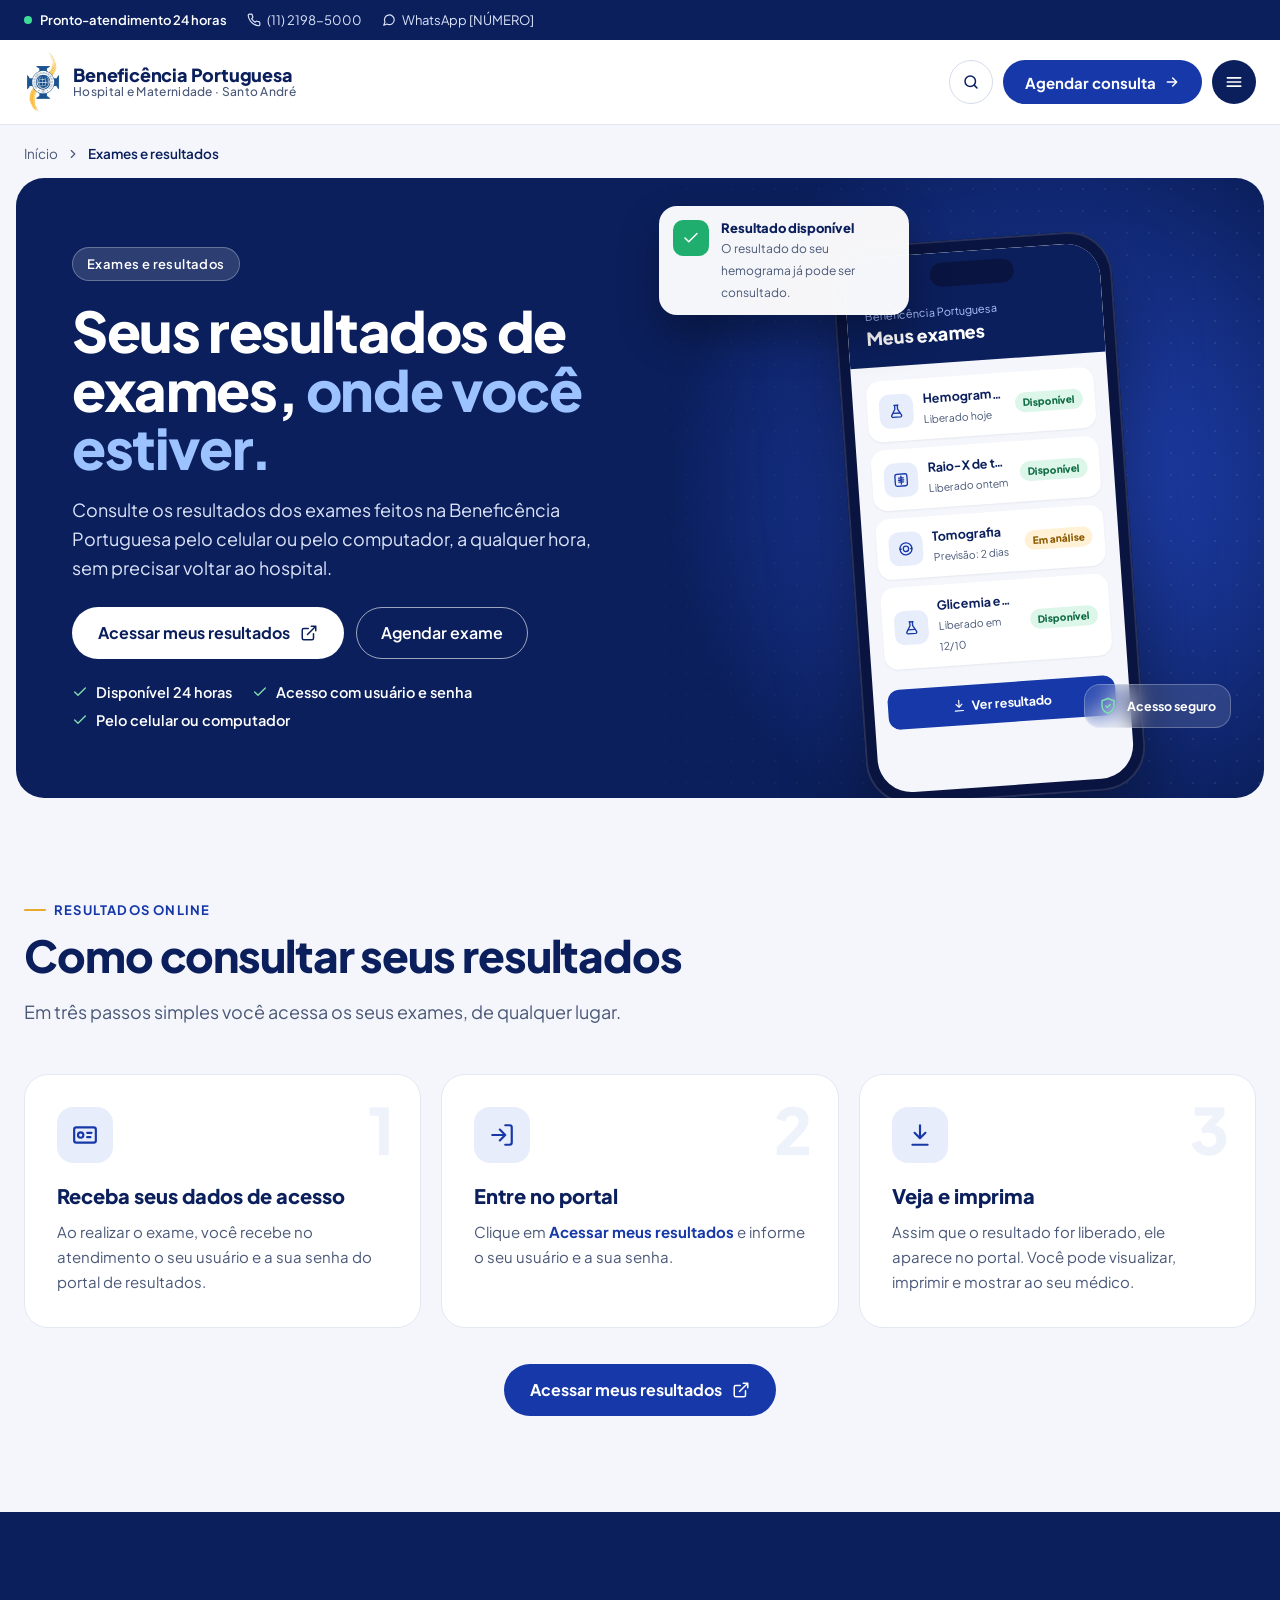
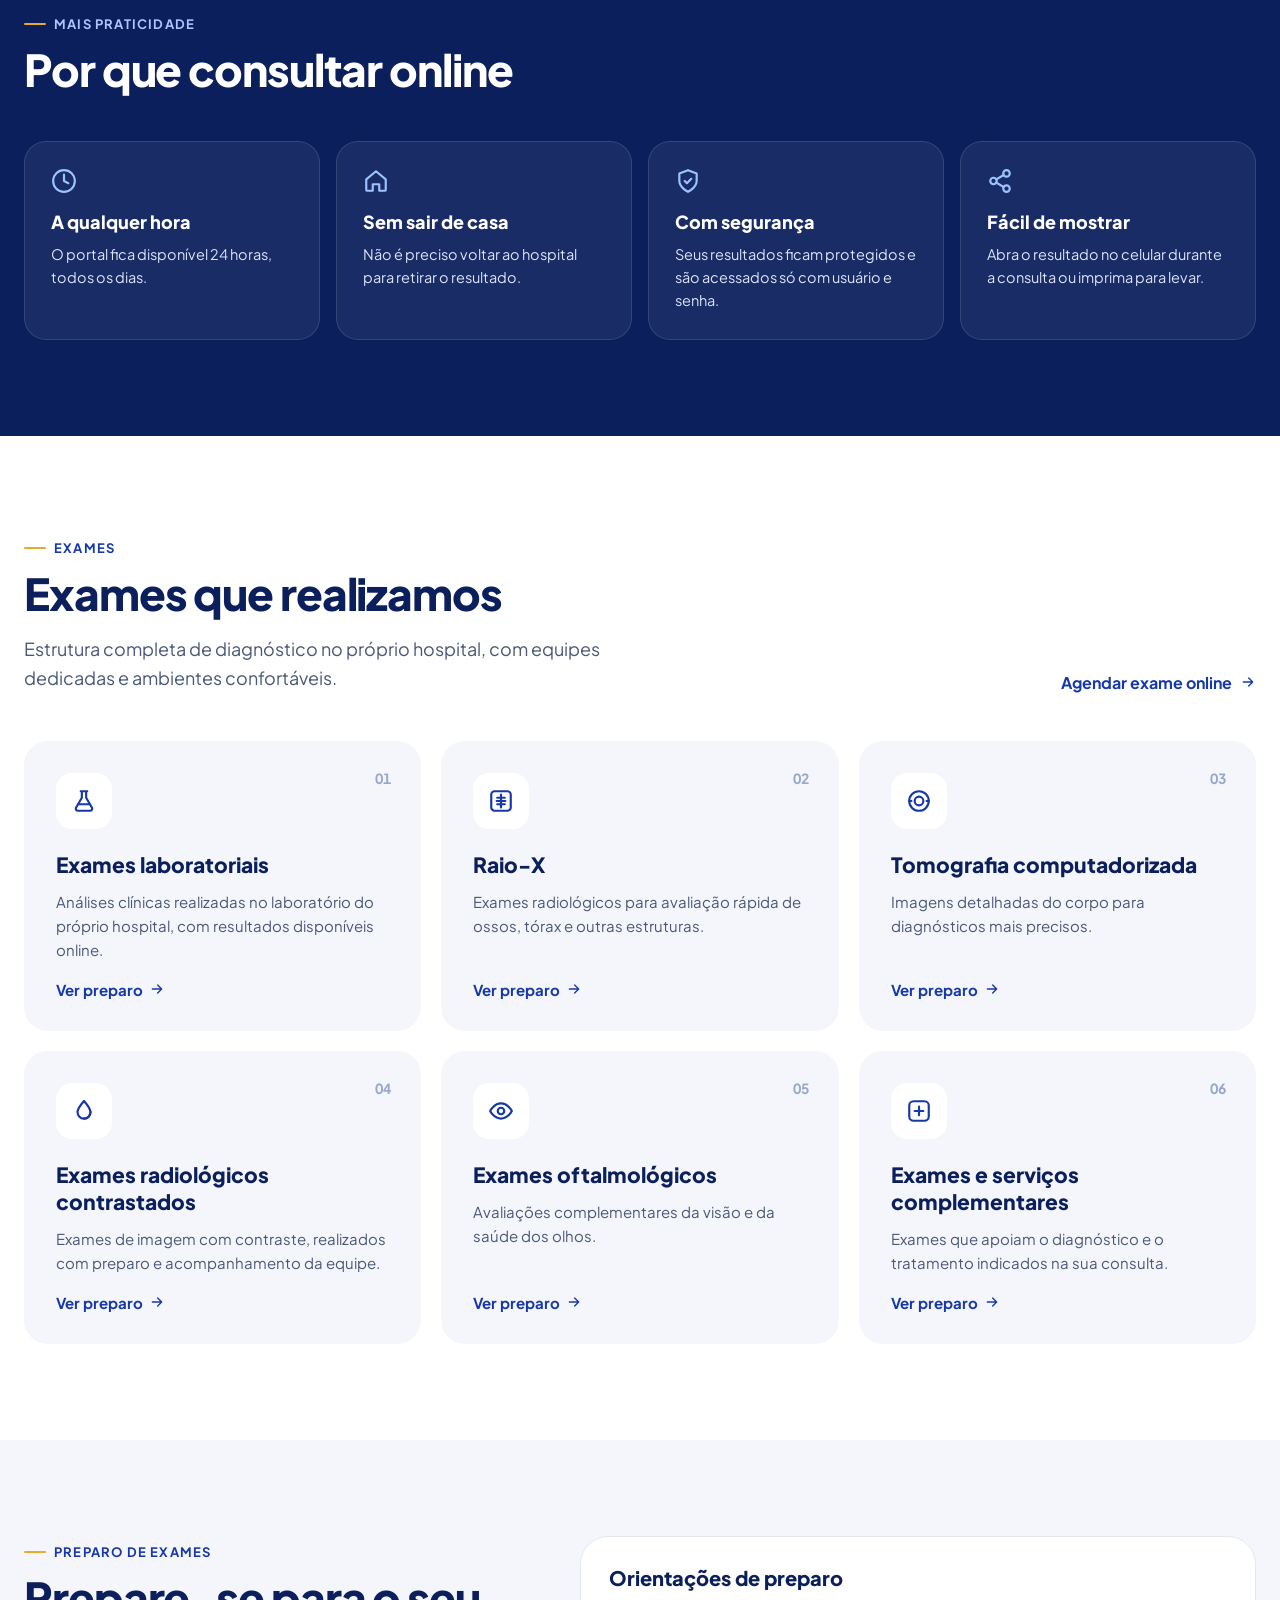
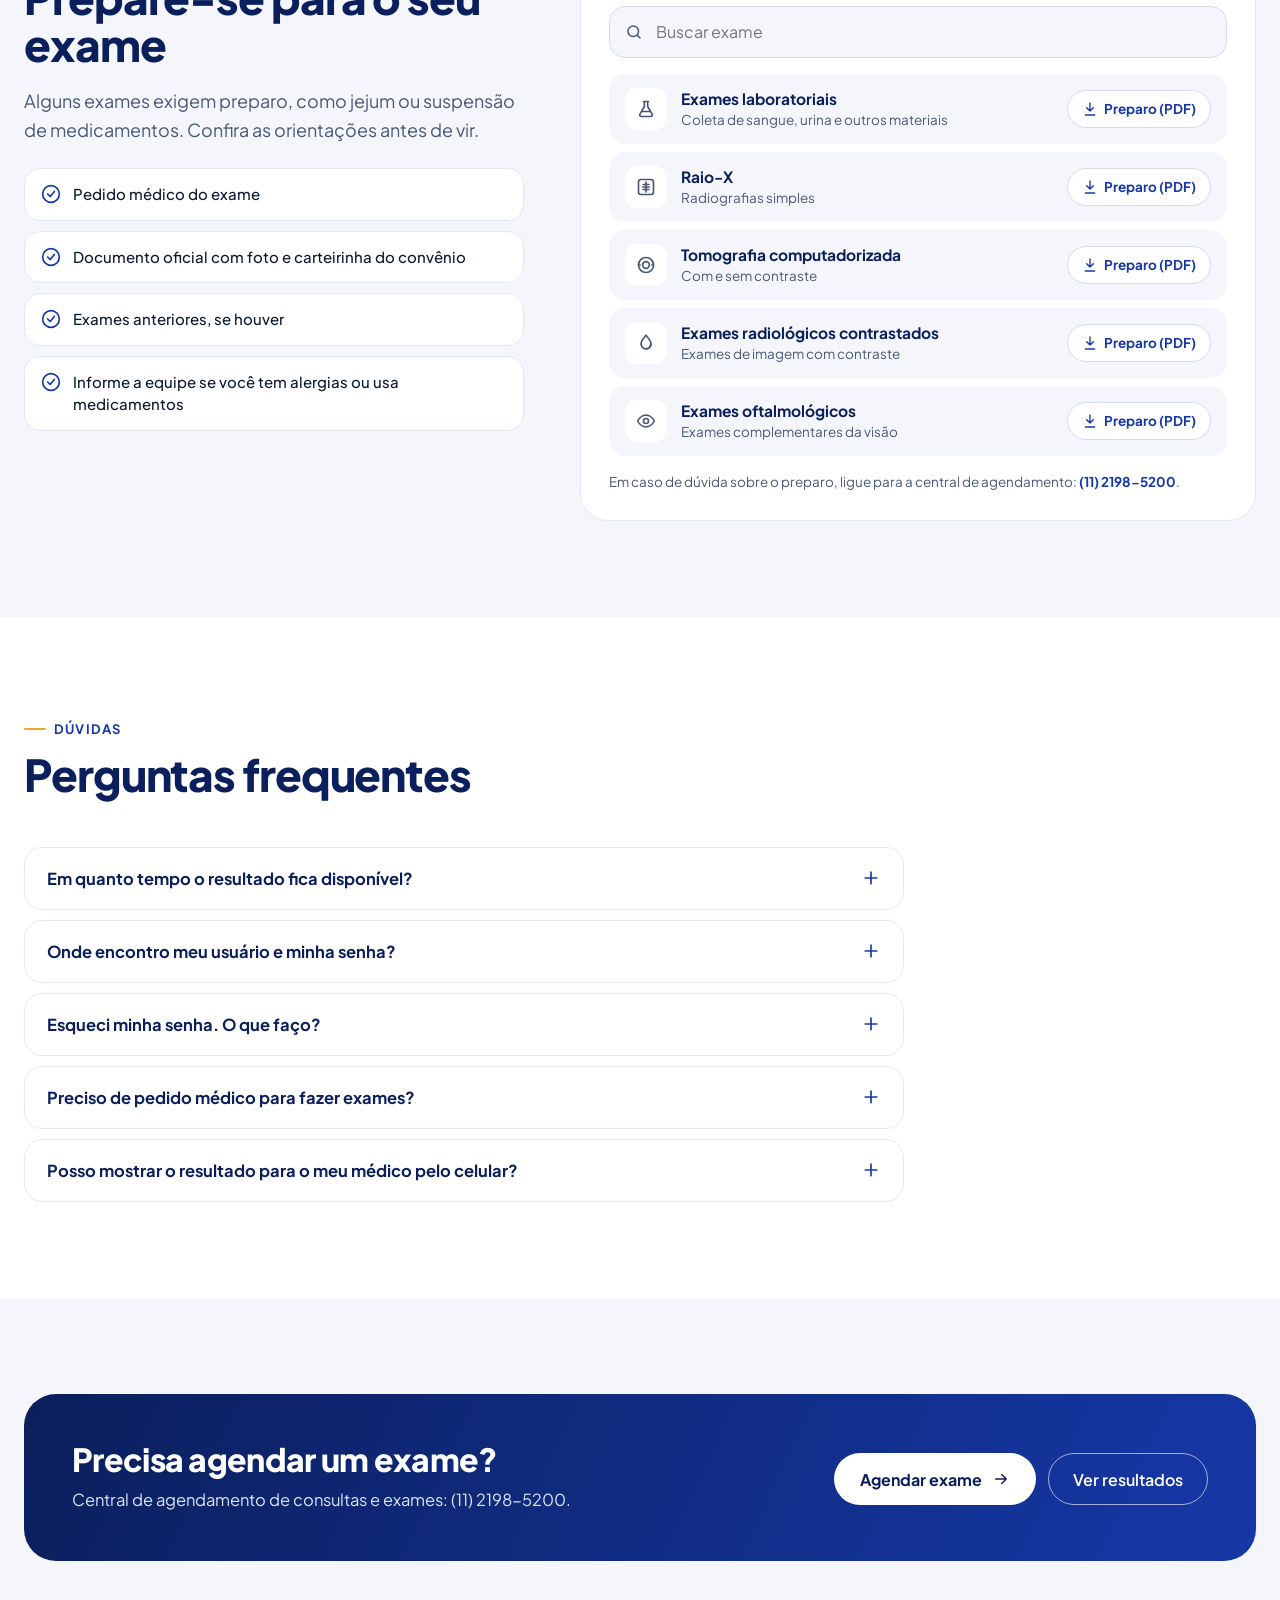
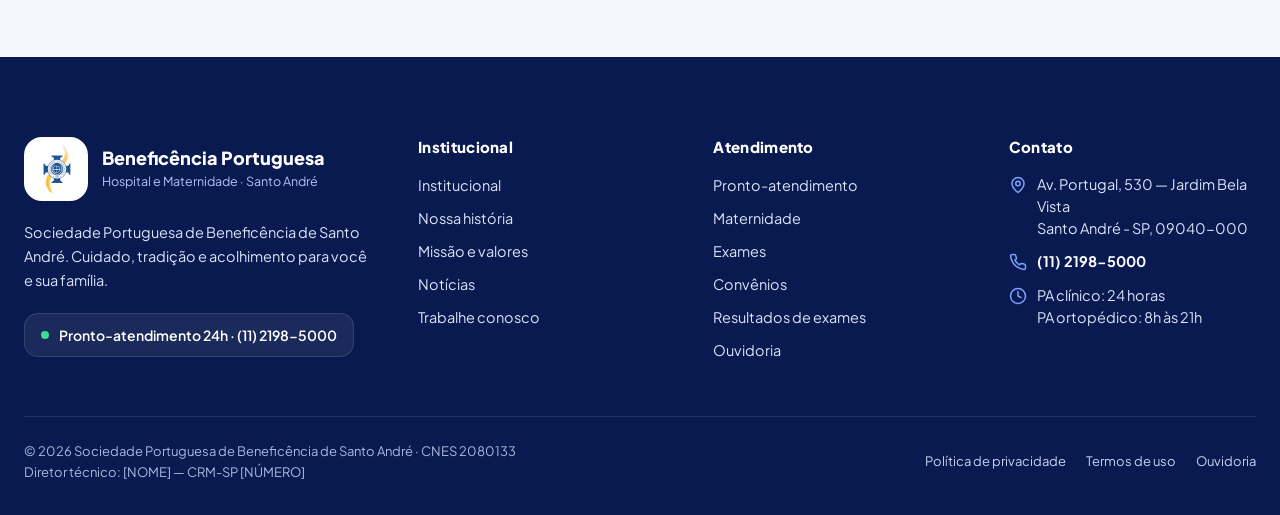
<file: exames.html>
<!doctype html>
<html lang="pt-BR">
<head>
<meta charset="utf-8">
<meta name="viewport" content="width=device-width, initial-scale=1">
<script>document.documentElement.classList.add('js')</script>
<title>Exames e resultados online — Beneficência Portuguesa de Santo André</title>
<meta name="description" content="Consulte seus resultados de exames online, confira os exames realizados e as orientações de preparo no Hospital Beneficência Portuguesa de Santo André.">
<link rel="preconnect" href="https://fonts.googleapis.com">
<link rel="preconnect" href="https://fonts.gstatic.com" crossorigin>
<link href="https://fonts.googleapis.com/css2?family=Plus+Jakarta+Sans:wght@400;500;600;700;800&display=swap" rel="stylesheet">
<style>
  :root{
    --azul:#1638A8;
    --marinho:#0B1F5C;
    --tinta:#0E1A33;
    --texto-suave:#4A5878;
    --azul-claro:#DCE4FA;
    --fundo:#F4F6FB;
    --borda:#E3E8F3;
    --verde:#1FAE6E;
    --verde-texto:#127A4E;
  }
  *{box-sizing:border-box}
  body{margin:0;background:var(--fundo);color:var(--tinta);font-family:'Plus Jakarta Sans',system-ui,-apple-system,'Segoe UI',sans-serif;-webkit-font-smoothing:antialiased}
  a{color:inherit;text-decoration:none}
  button{font-family:inherit}
  svg{flex-shrink:0}
  .container{max-width:1360px;margin:0 auto;padding:0 24px}
  .sr-only{position:absolute;width:1px;height:1px;padding:0;margin:-1px;overflow:hidden;clip:rect(0,0,0,0);border:0}
  :focus-visible{outline:3px solid #7FA2FF;outline-offset:2px}

  /* ---------- Barra utilitária ---------- */
  .util{background:var(--marinho);color:var(--azul-claro);font-size:13px}
  .util .container{height:40px;display:flex;align-items:center;justify-content:space-between;gap:16px}
  .util-left,.util-right{display:flex;align-items:center;gap:20px}
  .util a{display:inline-flex;align-items:center;gap:6px;color:var(--azul-claro);transition:color .2s}
  .util a:hover{color:#fff}
  .status-24h{display:inline-flex;align-items:center;gap:8px;color:#fff;font-weight:600}
  .ponto{width:8px;height:8px;border-radius:50%;background:#3DDC97;display:inline-block;box-shadow:0 0 0 0 rgba(61,220,151,.6);animation:pulsar 2s infinite}
  @keyframes pulsar{0%{box-shadow:0 0 0 0 rgba(61,220,151,.6)}70%{box-shadow:0 0 0 8px rgba(61,220,151,0)}100%{box-shadow:0 0 0 0 rgba(61,220,151,0)}}

  /* ---------- Cabeçalho ---------- */
  .header{background:#fff;border-bottom:1px solid var(--borda);position:sticky;top:0;z-index:50}
  .header .container{height:84px;display:flex;align-items:center;justify-content:space-between;gap:24px}
  .logo{display:flex;align-items:center;gap:12px}
  .logo-img{height:60px;width:auto;display:block}
  .logo-texto{display:flex;flex-direction:column;line-height:1.15;white-space:nowrap}
  .logo-nome{font-weight:800;font-size:18px;letter-spacing:-.2px;color:var(--marinho)}
  .logo-sub{font-weight:500;font-size:12px;color:var(--texto-suave);letter-spacing:.3px}

  .nav{display:flex;align-items:center;gap:24px;white-space:nowrap;margin:0;padding:0;font-size:15px;font-weight:600}
  .nav > li{list-style:none;position:relative}
  .nav ul{margin:0;padding:0}
  .nav-link{display:inline-flex;align-items:center;gap:4px;padding:10px 0;color:var(--tinta);transition:color .2s;background:none;border:0;font-size:15px;font-weight:600;cursor:pointer}
  .nav-link:hover,.nav-link[aria-expanded="true"]{color:var(--azul)}
  .nav-link svg{transition:transform .2s}
  .nav-link[aria-expanded="true"] svg{transform:rotate(180deg)}
  .submenu{position:absolute;top:100%;left:-16px;min-width:240px;background:#fff;border:1px solid var(--borda);border-radius:16px;box-shadow:0 18px 40px rgba(8,24,74,.14);padding:8px;list-style:none;opacity:0;visibility:hidden;transform:translateY(6px);transition:all .2s}
  .submenu.aberto{opacity:1;visibility:visible;transform:translateY(0)}
  .submenu a{display:block;padding:10px 14px;border-radius:10px;font-weight:500;color:var(--tinta)}
  .submenu a:hover{background:var(--fundo);color:var(--azul)}

  .acoes{display:flex;align-items:center;gap:10px}
  .btn-icone{width:44px;height:44px;border-radius:50%;border:1px solid #D5DCEB;background:#fff;color:var(--marinho);display:inline-flex;align-items:center;justify-content:center;cursor:pointer;transition:background .2s}
  .btn-icone:hover{background:var(--fundo)}
  .btn-agendar{white-space:nowrap;height:44px;padding:0 22px;border-radius:999px;background:var(--azul);color:#fff;font-weight:700;font-size:15px;display:inline-flex;align-items:center;gap:8px;transition:background .2s}
  .btn-agendar:hover{background:var(--marinho)}
  .btn-menu{display:none;width:44px;height:44px;border-radius:50%;border:0;background:var(--marinho);color:#fff;align-items:center;justify-content:center;cursor:pointer}

  /* ---------- Menu mobile (gaveta) ---------- */
  .gaveta{position:fixed;inset:0;z-index:100;visibility:hidden}
  .gaveta.aberta{visibility:visible}
  .gaveta-fundo{position:absolute;inset:0;background:rgba(8,24,74,.5);opacity:0;transition:opacity .25s}
  .gaveta.aberta .gaveta-fundo{opacity:1}
  .gaveta-painel{position:absolute;top:0;right:0;bottom:0;width:min(360px,88vw);background:#fff;padding:20px;display:flex;flex-direction:column;gap:8px;transform:translateX(100%);transition:transform .3s;overflow-y:auto}
  .gaveta.aberta .gaveta-painel{transform:translateX(0)}
  .gaveta-topo{display:flex;justify-content:space-between;align-items:center;margin-bottom:8px}
  .gaveta-painel a.item{display:block;padding:14px 12px;border-radius:12px;font-weight:600;font-size:16px}
  .gaveta-painel a.item:hover{background:var(--fundo);color:var(--azul)}
  .gaveta-painel .btn-agendar{justify-content:center;margin-top:12px;height:50px}

  /* ---------- Slider ---------- */
  .hero-wrap{max-width:1392px;margin:0 auto;padding:16px 16px 32px}
  .hero{position:relative;min-height:640px;border-radius:28px;overflow:hidden;background:var(--marinho);display:flex;flex-direction:column;justify-content:flex-end;isolation:isolate}
  .slide-midia{position:absolute;inset:0;opacity:0;transition:opacity .8s ease;z-index:0}
  .slide-midia.ativo{opacity:1}
  .slide-midia img{width:100%;height:100%;object-fit:cover;object-position:70% 40%;transform:scale(1.04);transition:transform 7s ease}
  .slide-midia.ativo img{transform:scale(1)}
  /* Foto posicionada à direita, com a borda esquerda se dissolvendo no azul */
  .slide-midia.direita{background:var(--marinho)}
  .slide-midia.direita img{position:absolute;top:0;right:0;width:70%;object-position:50% 30%;-webkit-mask-image:linear-gradient(90deg,transparent 0,#000 30%);mask-image:linear-gradient(90deg,transparent 0,#000 30%)}
  /* Slide 3 — coração 3D */
  .slide-coracao{background:radial-gradient(circle at 68% 50%,#3346C8 0%,#1A2C8C 28%,#0B1F5C 62%)}
  .slide-midia.slide-coracao{z-index:2;pointer-events:none}
  .coracao-wrap{position:absolute;top:50%;left:59%;height:90%;aspect-ratio:663/1000;transform:translate(-50%,-50%);animation:flutuar 6s ease-in-out infinite}
  .coracao-img{width:100%;height:100%;object-fit:contain;display:block;transform-origin:50% 60%;filter:drop-shadow(0 0 40px rgba(255,79,154,.35)) drop-shadow(0 0 80px rgba(63,140,255,.35));animation:batimento 1.2s ease-in-out infinite}
  @keyframes flutuar{0%,100%{transform:translate(-50%,-50%) rotate(-2deg)}50%{transform:translate(-50%,-53%) rotate(2deg)}}
  @keyframes batimento{0%,40%,100%{transform:scale(1)}10%{transform:scale(1.045)}20%{transform:scale(1)}28%{transform:scale(1.025)}}
  .card-ecg{position:absolute;top:32px;right:32px;z-index:3;padding:14px 18px 10px;border-radius:18px;background:rgba(255,255,255,.1);border:1px solid rgba(255,255,255,.22);-webkit-backdrop-filter:blur(14px);backdrop-filter:blur(14px);color:#fff;display:flex;flex-direction:column;gap:4px}
  .card-ecg-rotulo{font-size:13px;font-weight:600;color:var(--azul-claro)}
  .linha-ecg{stroke-dasharray:420;stroke-dashoffset:420;animation:ecg 2.4s linear infinite}
  @keyframes ecg{to{stroke-dashoffset:0}}
  .placeholder{position:absolute;inset:0;background:var(--azul);display:flex;align-items:center;justify-content:flex-end;padding-right:8%}
  .placeholder span{width:38%;min-width:260px;aspect-ratio:4/3;border:2px dashed rgba(255,255,255,.55);border-radius:20px;display:flex;align-items:center;justify-content:center;color:#fff;font-size:15px;font-weight:600;text-align:center;padding:16px}
  .scrim{position:absolute;inset:0;z-index:1;background:linear-gradient(90deg,rgba(8,24,74,.94) 0%,rgba(8,24,74,.82) 34%,rgba(8,24,74,.35) 58%,rgba(8,24,74,0) 74%)}

  .hero-conteudo{position:relative;z-index:2;padding:56px 56px 40px;max-width:680px;color:#fff;display:flex;flex-direction:column;gap:22px}
  .slide-texto{display:flex;flex-direction:column;gap:22px;transition:opacity .35s,transform .35s}
  .slide-texto.saindo{opacity:0;transform:translateY(8px)}
  .selo{align-self:flex-start;display:inline-flex;align-items:center;gap:8px;padding:8px 14px;border-radius:999px;background:rgba(255,255,255,.14);border:1px solid rgba(255,255,255,.28);font-size:13px;font-weight:600;letter-spacing:.4px}
  .hero h1,.hero h2.titulo{margin:0;font-size:56px;line-height:1.05;font-weight:800;letter-spacing:-1.4px}
  .hero p{margin:0;font-size:18px;line-height:1.55;color:var(--azul-claro);max-width:520px}
  .botoes{display:flex;flex-wrap:wrap;gap:12px;margin-top:4px}
  .btn-branco{height:52px;padding:0 26px;border-radius:999px;background:#fff;color:var(--marinho);font-weight:700;font-size:16px;display:inline-flex;align-items:center;gap:10px;transition:transform .2s}
  .btn-branco:hover{transform:translateY(-1px)}
  .btn-contorno{height:52px;padding:0 24px;border-radius:999px;border:1.5px solid rgba(255,255,255,.6);color:#fff;font-weight:600;font-size:16px;display:inline-flex;align-items:center;transition:background .2s}
  .btn-contorno:hover{background:rgba(255,255,255,.1)}


  .controles{display:flex;align-items:center;gap:16px;margin-top:32px}
  .contador{font-size:14px;font-weight:700;letter-spacing:1px;font-variant-numeric:tabular-nums}
  .pontos{display:flex;gap:6px;align-items:center}
  .pontos button{height:6px;width:14px;border:0;padding:0;cursor:pointer;border-radius:999px;background:rgba(255,255,255,.4);transition:all .3s;position:relative}
  .pontos button::before{content:"";position:absolute;inset:-19px -4px}
  .pontos button[aria-current="true"]{width:36px;background:#fff}
  .setas{display:flex;gap:8px;margin-left:8px}
  .seta{width:44px;height:44px;border-radius:50%;border:1px solid rgba(255,255,255,.4);background:transparent;color:#fff;display:inline-flex;align-items:center;justify-content:center;cursor:pointer;transition:background .2s}
  .seta:hover{background:rgba(255,255,255,.12)}
  .seta.cheia{background:#fff;color:var(--marinho);border:0}
  .seta.cheia:hover{background:var(--azul-claro)}

  .card-pa{position:absolute;z-index:2;right:32px;bottom:32px;width:320px;background:#fff;border-radius:20px;padding:20px;box-shadow:0 18px 40px rgba(8,24,74,.22);display:flex;flex-direction:column;gap:14px}
  .card-pa-topo{display:flex;align-items:center;gap:12px}
  .card-pa-icone{width:44px;height:44px;border-radius:12px;background:#E8EDFB;color:var(--azul);display:inline-flex;align-items:center;justify-content:center}
  .card-pa strong{display:block;font-weight:800;font-size:16px;color:var(--marinho)}
  .card-pa .aberto{display:inline-flex;align-items:center;gap:6px;font-size:13px;font-weight:600;color:var(--verde-texto)}
  .card-pa .aberto i{width:7px;height:7px;border-radius:50%;background:var(--verde);display:inline-block}
  .card-pa p{margin:0;font-size:14px;line-height:1.5;color:var(--texto-suave)}
  .card-pa .ligar{height:46px;border-radius:12px;background:var(--marinho);color:#fff;font-weight:700;font-size:15px;display:flex;align-items:center;justify-content:center;gap:8px;transition:background .2s}
  .card-pa .ligar:hover{background:var(--azul)}


  /* =========================================================
     HOME — seções abaixo do slider
     ========================================================= */
  html{scroll-behavior:smooth;scroll-padding-top:100px}
  .secao{padding:96px 0}
  .secao-branca{background:#fff}
  .kicker{display:inline-flex;align-items:center;gap:8px;font-size:13px;font-weight:700;letter-spacing:1.2px;text-transform:uppercase;color:var(--azul)}
  .kicker::before{content:"";width:22px;height:2px;background:#E9A92B;border-radius:2px}
  .titulo-secao{margin:14px 0 0;font-size:44px;line-height:1.08;font-weight:800;letter-spacing:-1.1px;color:var(--marinho)}
  .lead{margin:18px 0 0;font-size:18px;line-height:1.6;color:var(--texto-suave);max-width:620px}
  .cabeca-secao{display:flex;justify-content:space-between;align-items:flex-end;gap:24px 32px;flex-wrap:wrap;margin-bottom:48px}
  .link-seta{display:inline-flex;align-items:center;gap:8px;font-weight:700;color:var(--azul);transition:gap .2s}
  .link-seta:hover{gap:12px}
  .btn-azul{height:52px;padding:0 26px;border-radius:999px;background:var(--azul);color:#fff;font-weight:700;font-size:16px;display:inline-flex;align-items:center;gap:10px;transition:background .2s}
  .btn-azul:hover{background:var(--marinho)}

  /* Atendimento rápido */
  .atalhos{padding:8px 0 24px}
  .atalhos-grid{display:grid;grid-template-columns:repeat(4,minmax(0,1fr));gap:16px}
  .atalho{background:#fff;border:1px solid var(--borda);border-radius:22px;padding:24px;display:flex;flex-direction:column;gap:12px;transition:transform .25s,box-shadow .25s,border-color .25s}
  a.atalho:hover{transform:translateY(-4px);box-shadow:0 18px 40px rgba(8,24,74,.1);border-color:#C9D4F2}
  .atalho-icone{width:48px;height:48px;border-radius:14px;background:#E8EDFB;color:var(--azul);display:inline-flex;align-items:center;justify-content:center;flex-shrink:0}
  .atalho.destaque{background:var(--marinho);border-color:var(--marinho);color:#fff}
  .atalho.destaque .atalho-icone{background:rgba(255,255,255,.12);color:#fff}
  .atalho h3{margin:4px 0 0;font-size:18px;font-weight:800;color:var(--marinho)}
  .atalho.destaque h3{color:#fff}
  .atalho p{margin:0;font-size:14.5px;line-height:1.5;color:var(--texto-suave)}
  .atalho.destaque p{color:var(--azul-claro)}
  .atalho .tel{margin-top:auto;padding-top:6px;font-weight:800;font-size:17px;display:flex;flex-direction:column;gap:2px;color:var(--marinho)}
  .atalho.destaque .tel{color:#fff}
  .atalho .tel small{font-weight:500;font-size:13px;opacity:.8}
  .atalho .tel a{color:inherit}
  .atalho .mais{margin-top:auto;padding-top:6px;font-weight:700;font-size:15px;color:var(--azul);display:inline-flex;align-items:center;gap:6px}

  /* O Hospital */
  .sobre{display:grid;grid-template-columns:minmax(0,1.05fr) minmax(0,1fr);gap:72px;align-items:center}
  .sobre-foto{position:relative}
  .sobre-foto > img{width:100%;aspect-ratio:5/4;object-fit:cover;object-position:62% 50%;border-radius:28px;display:block}
  .selo-ano{position:absolute;left:-20px;bottom:32px;background:#fff;border-radius:22px;padding:16px 22px;box-shadow:0 18px 40px rgba(8,24,74,.16);display:flex;align-items:center;gap:14px}
  .selo-ano img{width:34px;height:auto}
  .selo-ano strong{display:block;font-size:24px;font-weight:800;color:var(--marinho);line-height:1.1}
  .selo-ano span{font-size:13px;color:var(--texto-suave);font-weight:500}
  .lista-check{list-style:none;margin:28px 0 32px;padding:0;display:flex;flex-direction:column;gap:14px}
  .lista-check li{display:flex;gap:12px;align-items:flex-start;font-size:16px;font-weight:600;color:var(--tinta)}
  .lista-check svg{color:var(--azul);margin-top:1px}

  /* Serviços */
  .servicos-grid{display:grid;grid-template-columns:repeat(3,minmax(0,1fr));gap:20px}
  .servico{position:relative;background:var(--fundo);border-radius:24px;padding:32px;display:flex;flex-direction:column;gap:12px;overflow:hidden;transition:background .3s,transform .3s}
  .servico:hover{background:var(--marinho);transform:translateY(-4px)}
  .servico-icone{width:56px;height:56px;border-radius:16px;background:#fff;color:var(--azul);display:inline-flex;align-items:center;justify-content:center;transition:background .3s,color .3s}
  .servico:hover .servico-icone{background:rgba(255,255,255,.12);color:#fff}
  .servico h3{margin:10px 0 0;font-size:21px;font-weight:800;color:var(--marinho);transition:color .3s}
  .servico p{margin:0;font-size:15px;line-height:1.6;color:var(--texto-suave);transition:color .3s}
  .servico .mais{margin-top:auto;padding-top:6px;font-weight:700;font-size:15px;color:var(--azul);display:inline-flex;align-items:center;gap:6px;transition:color .3s}
  .servico:hover h3,.servico:hover .mais{color:#fff}
  .servico:hover p{color:var(--azul-claro)}
  .servico .num{position:absolute;top:28px;right:30px;font-size:14px;font-weight:700;color:#97A6CB;font-variant-numeric:tabular-nums;transition:color .3s}
  .servico:hover .num{color:rgba(255,255,255,.55)}

  /* Maternidade */
  .mat{position:relative;border-radius:32px;overflow:hidden;background:var(--marinho);color:#fff;display:grid;grid-template-columns:minmax(0,1fr) minmax(0,1fr);min-height:560px}
  .mat-texto{padding:72px 64px;display:flex;flex-direction:column;justify-content:center;gap:20px;position:relative;z-index:1}
  .mat .kicker{color:#AFC3FF}
  .mat h2{margin:0;font-size:44px;line-height:1.08;font-weight:800;letter-spacing:-1.1px}
  .mat p{margin:0;font-size:17px;line-height:1.6;color:var(--azul-claro)}
  .mat-etapas{display:grid;grid-template-columns:repeat(3,minmax(0,1fr));gap:12px;margin:8px 0 12px}
  .mat-etapa{background:rgba(255,255,255,.08);border:1px solid rgba(255,255,255,.16);border-radius:18px;padding:16px}
  .mat-etapa b{display:block;font-size:13px;color:#F2BC4E;font-weight:800;letter-spacing:1px;margin-bottom:6px}
  .mat-etapa span{font-size:15px;font-weight:700}
  .mat-foto{position:relative}
  .mat-foto img{position:absolute;inset:0;width:100%;height:100%;object-fit:cover;object-position:45% 30%;-webkit-mask-image:linear-gradient(90deg,transparent 0,#000 22%);mask-image:linear-gradient(90deg,transparent 0,#000 22%)}

  /* Convênios */
  .conv{display:grid;grid-template-columns:minmax(0,.9fr) minmax(0,1.1fr);gap:64px;align-items:center}
  .conv-lista{display:flex;flex-wrap:wrap;gap:12px}
  .conv-item{padding:16px 22px;border-radius:16px;background:var(--fundo);border:1px solid var(--borda);font-weight:700;font-size:16px;color:var(--marinho);transition:border-color .2s,transform .2s}
  .conv-item:hover{border-color:var(--azul);transform:translateY(-2px)}
  .aviso{display:flex;gap:12px;align-items:flex-start;margin-top:28px;padding:16px 18px;border-radius:16px;background:#FFF6E3;color:#6B4A06;font-size:14.5px;line-height:1.5}
  .aviso svg{color:#B7791F;margin-top:1px;flex-shrink:0}

  /* Contato */
  .contato{display:grid;grid-template-columns:minmax(0,1fr) minmax(0,1.3fr);gap:24px;align-items:stretch}
  .contato-card{background:#fff;border:1px solid var(--borda);border-radius:28px;padding:40px;display:flex;flex-direction:column;gap:28px}
  .contato-linha{display:flex;gap:16px;align-items:flex-start}
  .contato-linha h3{margin:0 0 4px;font-size:16px;font-weight:800;color:var(--marinho)}
  .contato-linha p{margin:0;font-size:15px;line-height:1.6;color:var(--texto-suave)}
  .contato-linha a{color:var(--azul);font-weight:700}
  .mapa{border-radius:28px;overflow:hidden;min-height:440px;background:#DCE4FA;border:1px solid var(--borda)}
  .mapa iframe{width:100%;height:100%;min-height:440px;border:0;display:block}

  /* Rodapé */
  .rodape{background:#081A4F;color:var(--azul-claro);padding:80px 0 0;margin-top:24px}
  .rodape-grid{display:grid;grid-template-columns:minmax(0,1.4fr) repeat(3,minmax(0,1fr));gap:48px;padding-bottom:56px}
  .rodape-marca{display:flex;flex-direction:column;gap:20px}
  .rodape-logo{display:flex;align-items:center;gap:14px}
  .rodape-logo .badge{width:64px;height:64px;border-radius:18px;background:#fff;display:inline-flex;align-items:center;justify-content:center;flex-shrink:0}
  .rodape-logo img{height:50px;width:auto}
  .rodape-logo strong{display:block;color:#fff;font-size:18px;font-weight:800;line-height:1.15}
  .rodape-logo small{font-size:12.5px;color:#AFC3FF}
  .rodape p{margin:0;font-size:14.5px;line-height:1.65}
  .rodape h4{margin:0 0 18px;color:#fff;font-size:15px;font-weight:800;letter-spacing:.3px}
  .rodape ul{list-style:none;margin:0;padding:0;display:flex;flex-direction:column;gap:12px}
  .rodape ul a{font-size:14.5px;color:var(--azul-claro);transition:color .2s}
  .rodape ul a:hover{color:#fff}
  .rodape-contato li{display:flex;gap:10px;font-size:14.5px;line-height:1.5}
  .rodape-contato svg{color:#7FA2FF;margin-top:2px}
  .rodape-contato a{color:#fff !important;font-weight:700}
  .rodape-emerg{display:inline-flex;align-items:center;gap:10px;padding:12px 16px;border-radius:14px;background:rgba(255,255,255,.07);border:1px solid rgba(255,255,255,.12);font-size:14px;color:#fff;font-weight:600;align-self:flex-start;transition:background .2s}
  .rodape-emerg:hover{background:rgba(255,255,255,.12)}
  .rodape-base{border-top:1px solid rgba(255,255,255,.1);padding:24px 0 32px;display:flex;justify-content:space-between;align-items:center;gap:16px;flex-wrap:wrap;font-size:13px;line-height:1.6;color:#A9B8DE}
  .rodape-base a{color:#C5D2F2}
  .rodape-base a:hover{color:#fff}
  .rodape-base .legal{display:flex;gap:20px;flex-wrap:wrap}

  /* Animação de entrada */
  .js .revelar{opacity:0;transform:translateY(22px);transition:opacity .7s ease,transform .7s ease}
  .js .revelar.visivel{opacity:1;transform:none}

  @media (max-width:1100px){
    .atalhos-grid,.servicos-grid{grid-template-columns:repeat(2,minmax(0,1fr))}
    .sobre,.conv,.contato{grid-template-columns:minmax(0,1fr);gap:48px}
    .contato{gap:24px}
    .mat{grid-template-columns:minmax(0,1fr)}
    .mat-foto{min-height:380px;order:-1}
    .mat-foto img{-webkit-mask-image:linear-gradient(180deg,#000 55%,transparent 100%);mask-image:linear-gradient(180deg,#000 55%,transparent 100%)}
    .mat-texto{padding:8px 48px 56px}
    .rodape-grid{grid-template-columns:repeat(2,minmax(0,1fr))}
  }
  @media (max-width:760px){
    .secao{padding:64px 0}
    .titulo-secao,.mat h2{font-size:32px;letter-spacing:-.6px}
    .lead{font-size:16px}
    .atalhos-grid,.servicos-grid{grid-template-columns:minmax(0,1fr)}
    .container{padding:0 18px}
    .selo-ano{left:12px;bottom:12px;padding:12px 16px}
    .selo-ano strong{font-size:20px}
    .mat{border-radius:24px}
    .mat-foto{min-height:280px}
    .mat-texto{padding:8px 24px 40px}
    .mat-etapas{grid-template-columns:repeat(3,minmax(0,1fr));gap:8px}
    .mat-etapa{padding:12px}
    .mat-etapa span{font-size:13px}
    .contato-card{padding:28px}
    .mapa,.mapa iframe{min-height:320px}
    .rodape{padding-top:56px}
    .rodape-grid{grid-template-columns:minmax(0,1fr);gap:36px}
  }

  /* ---------- Responsivo ---------- */
  @media (max-width:1320px){
    .nav{display:none}
    .btn-menu{display:inline-flex}
    .util-right{display:none}
  }
  @media (max-width:760px){
    .util .container{height:auto;padding-top:8px;padding-bottom:8px}
    .util-left{gap:14px;flex-wrap:wrap}
    .header .container{height:72px}
    .logo-img{height:50px}
    .logo{gap:10px;min-width:0}
    .logo-texto{white-space:normal;min-width:0}
    .logo-nome{font-size:15px}
    .logo-sub{font-size:11px}
    .btn-agendar.desktop{display:none}
    .hero-wrap{padding:12px 12px 24px}
    .hero{min-height:960px;border-radius:22px}
    .scrim{background:linear-gradient(180deg,rgba(8,24,74,.35) 0%,rgba(8,24,74,.85) 45%,rgba(8,24,74,.96) 100%)}
    .hero-conteudo{padding:32px 22px 24px}
    .hero h1,.hero h2.titulo{font-size:36px;letter-spacing:-.8px}
    .hero p{font-size:16px}
    .placeholder{justify-content:center;align-items:flex-start;padding:40px 0 0}
    .placeholder span{width:70%;min-width:0}
    .slide-midia.direita img{width:100%;object-position:55% 0;-webkit-mask-image:none;mask-image:none}
    .slide-coracao{background:radial-gradient(circle at 50% 22%,#3346C8 0%,#1A2C8C 30%,#0B1F5C 65%)}
    .card-ecg{display:none}
    .coracao-wrap{left:50%;top:150px;height:260px}
    .card-pa{position:relative;right:auto;bottom:auto;width:auto;margin:0 16px 16px}
  }
  @media (prefers-reduced-motion:reduce){
    *{transition:none !important;animation:none !important}
  }

  /* =========================================================
     PÁGINA DE EXAMES
     ========================================================= */
  .migalha{display:flex;align-items:center;gap:8px;flex-wrap:wrap;font-size:13.5px;color:var(--texto-suave);padding:20px 0 0}
  .migalha a{color:var(--texto-suave)}
  .migalha a:hover{color:var(--azul)}
  .migalha [aria-current]{color:var(--marinho);font-weight:600}

  /* Hero com celular ilustrado */
  .ex-hero-wrap{max-width:1392px;margin:0 auto;padding:16px 16px 0}
  .ex-hero{position:relative;border-radius:28px;overflow:hidden;background:#0B1F5C;color:#fff;display:grid;grid-template-columns:minmax(0,1.1fr) minmax(0,.9fr);align-items:center;gap:24px;min-height:580px;isolation:isolate}
  .ex-hero::before{content:"";position:absolute;width:760px;height:760px;right:-160px;top:50%;transform:translateY(-50%);border-radius:50%;background:radial-gradient(circle,#2448C4 0%,rgba(36,72,196,.35) 45%,rgba(11,31,92,0) 70%);z-index:-1}
  .ex-hero::after{content:"";position:absolute;inset:0;z-index:-1;background-image:radial-gradient(rgba(255,255,255,.08) 1px,transparent 1px);background-size:22px 22px;-webkit-mask-image:linear-gradient(90deg,transparent 40%,#000 100%);mask-image:linear-gradient(90deg,transparent 40%,#000 100%)}
  .ex-hero-texto{padding:64px 0 64px 56px;display:flex;flex-direction:column;gap:20px}
  .ex-hero .selo{align-self:flex-start}
  .ex-hero h1{margin:0;font-size:56px;line-height:1.04;font-weight:800;letter-spacing:-1.4px}
  .ex-hero h1 em{font-style:normal;color:#9CC2FF}
  .ex-hero p{margin:0;font-size:18px;line-height:1.6;color:var(--azul-claro);max-width:520px}
  .ex-hero-beneficios{display:flex;flex-wrap:wrap;gap:10px 20px;margin-top:4px;font-size:14.5px;font-weight:600;color:#fff}
  .ex-hero-beneficios span{display:inline-flex;align-items:center;gap:8px}
  .ex-hero-beneficios svg{color:#7FE0B0}

  .ex-cena{position:relative;height:100%;min-height:520px;display:flex;align-items:center;justify-content:center}
  .celular{position:relative;width:280px;height:560px;border-radius:44px;background:#0A1440;padding:12px;box-shadow:0 40px 80px rgba(0,0,0,.45),inset 0 0 0 2px rgba(255,255,255,.12);transform:rotate(-4deg);margin-top:60px}
  .celular-tela{width:100%;height:100%;border-radius:34px;background:#F4F6FB;overflow:hidden;display:flex;flex-direction:column;color:var(--tinta)}
  .celular-ilha{position:absolute;top:22px;left:50%;transform:translateX(-50%);width:84px;height:24px;border-radius:20px;background:#0A1440;z-index:2}
  .app-topo{background:var(--marinho);color:#fff;padding:52px 18px 18px;display:flex;flex-direction:column;gap:4px}
  .app-topo small{font-size:11px;color:#AFC3FF}
  .app-topo strong{font-size:18px;font-weight:800}
  .app-lista{padding:14px;display:flex;flex-direction:column;gap:8px}
  .app-item{background:#fff;border-radius:14px;padding:12px;display:flex;align-items:center;gap:10px;box-shadow:0 1px 2px rgba(8,24,74,.06)}
  .app-item i{width:34px;height:34px;border-radius:10px;background:#E8EDFB;color:var(--azul);display:inline-flex;align-items:center;justify-content:center;flex-shrink:0}
  .app-item div{flex:1;min-width:0}
  .app-item b{display:block;font-size:12.5px;font-weight:700;color:var(--marinho);white-space:nowrap;overflow:hidden;text-overflow:ellipsis}
  .app-item span{font-size:10.5px;color:var(--texto-suave)}
  .chip{font-size:10px;font-weight:800;padding:4px 8px;border-radius:999px;white-space:nowrap}
  .chip.ok{background:#DDF6EA;color:#0E6B42}
  .chip.and{background:#FFF1D6;color:#8A5A00}
  .app-botao{margin:6px 14px 0;height:40px;border-radius:12px;background:var(--azul);color:#fff;font-size:12.5px;font-weight:700;display:flex;align-items:center;justify-content:center;gap:6px}
  .notif{position:absolute;left:calc(50% - 330px);top:28px;width:250px;background:rgba(255,255,255,.96);color:var(--tinta);border-radius:18px;padding:14px;display:flex;gap:12px;align-items:flex-start;box-shadow:0 20px 40px rgba(0,0,0,.3);animation:notif 5s ease-in-out infinite}
  .notif i{width:36px;height:36px;border-radius:10px;background:#1FAE6E;color:#fff;display:inline-flex;align-items:center;justify-content:center;flex-shrink:0}
  .notif b{display:block;font-size:13px;font-weight:800;color:var(--marinho)}
  .notif span{font-size:12px;color:var(--texto-suave);line-height:1.4}
  .selo-seguro{position:absolute;right:6%;bottom:70px;background:rgba(255,255,255,.12);border:1px solid rgba(255,255,255,.25);-webkit-backdrop-filter:blur(12px);backdrop-filter:blur(12px);border-radius:16px;padding:12px 14px;display:flex;gap:10px;align-items:center;font-size:12.5px;font-weight:700}
  .selo-seguro svg{color:#7FE0B0}
  @keyframes notif{0%,100%{transform:translateY(0)}50%{transform:translateY(-8px)}}

  /* Passo a passo */
  .passos3{list-style:none;margin:0;padding:0;display:grid;grid-template-columns:repeat(3,minmax(0,1fr));gap:20px;counter-reset:p}
  .passo3{position:relative;background:#fff;border:1px solid var(--borda);border-radius:24px;padding:32px;display:flex;flex-direction:column;gap:12px;counter-increment:p}
  .passo3::after{content:counter(p);position:absolute;top:22px;right:28px;font-size:64px;font-weight:800;line-height:1;color:#EEF2FB;letter-spacing:-2px}
  .passo3 .servico-icone{background:#E8EDFB;position:relative;z-index:1}
  .passo3 h3{margin:8px 0 0;font-size:20px;font-weight:800;color:var(--marinho);position:relative}
  .passo3 p{margin:0;font-size:15px;line-height:1.65;color:var(--texto-suave)}
  .passo3 a{color:var(--azul);font-weight:700}
  .passos-cta{display:flex;justify-content:center;gap:12px;flex-wrap:wrap;margin-top:36px}

  /* Vantagens */
  .vantagens{display:grid;grid-template-columns:repeat(4,minmax(0,1fr));gap:16px}
  .vantagem{border-radius:22px;padding:26px;background:rgba(255,255,255,.06);border:1px solid rgba(255,255,255,.12);display:flex;flex-direction:column;gap:10px}
  .vantagem svg{color:#9CC2FF}
  .vantagem h3{margin:6px 0 0;font-size:18px;font-weight:800;color:#fff}
  .vantagem p{margin:0;font-size:14.5px;line-height:1.6;color:var(--azul-claro)}
  .faixa-escura{background:var(--marinho);color:#fff}
  .faixa-escura .kicker{color:#AFC3FF}
  .faixa-escura .titulo-secao{color:#fff}
  .faixa-escura .lead{color:var(--azul-claro)}

  /* Exames realizados */
  .exames-grid{display:grid;grid-template-columns:repeat(3,minmax(0,1fr));gap:20px}

  /* Preparo */
  .preparo{display:grid;grid-template-columns:minmax(0,.85fr) minmax(0,1.15fr);gap:56px;align-items:start}
  .checklist{list-style:none;margin:24px 0 0;padding:0;display:flex;flex-direction:column;gap:10px}
  .checklist li{display:flex;gap:12px;align-items:flex-start;background:#fff;border:1px solid var(--borda);border-radius:16px;padding:14px 16px;font-size:15px;line-height:1.5;font-weight:500}
  .checklist svg{color:var(--azul);margin-top:1px}
  .prep-painel{background:#fff;border:1px solid var(--borda);border-radius:28px;padding:28px;display:flex;flex-direction:column;gap:16px}
  .prep-painel h3{margin:0;font-size:20px;font-weight:800;color:var(--marinho)}
  .busca{position:relative}
  .busca svg{position:absolute;left:16px;top:50%;transform:translateY(-50%);color:var(--texto-suave);pointer-events:none}
  .busca input{width:100%;height:52px;border-radius:16px;border:1px solid #D5DCEB;background:var(--fundo);padding:0 16px 0 46px;font:inherit;font-size:16px;color:var(--tinta)}
  .busca input:focus{outline:none;border-color:var(--azul);background:#fff;box-shadow:0 0 0 3px rgba(22,56,168,.15)}
  .prep-lista{list-style:none;margin:0;padding:0;display:flex;flex-direction:column;gap:8px}
  .prep-item{display:flex;align-items:center;gap:14px;padding:14px 16px;border-radius:16px;background:var(--fundo);transition:background .2s}
  .prep-item:hover{background:#E8EDFB}
  .prep-item .atalho-icone{width:42px;height:42px;border-radius:12px;background:#fff}
  .prep-item div{flex:1;min-width:0}
  .prep-item b{display:block;font-size:15.5px;font-weight:700;color:var(--marinho)}
  .prep-item span{font-size:13.5px;color:var(--texto-suave)}
  .prep-item a{display:inline-flex;align-items:center;gap:6px;height:38px;padding:0 14px;border-radius:999px;background:#fff;border:1px solid #D5DCEB;font-size:13.5px;font-weight:700;color:var(--azul);white-space:nowrap;transition:background .2s,color .2s}
  .prep-item a:hover{background:var(--azul);color:#fff;border-color:var(--azul)}
  .prep-vazio{display:none;font-size:14.5px;color:var(--texto-suave);padding:8px 4px}
  .prep-nota{font-size:13.5px;color:var(--texto-suave);line-height:1.5;margin:0}

  .faq{display:flex;flex-direction:column;gap:10px;max-width:880px}
  .faq details{background:#fff;border:1px solid var(--borda);border-radius:18px}
  .faq details[open]{border-color:#C9D4F2}
  .faq summary{list-style:none;cursor:pointer;padding:20px 22px;display:flex;justify-content:space-between;align-items:center;gap:16px;font-size:16.5px;font-weight:700;color:var(--marinho)}
  .faq summary::-webkit-details-marker{display:none}
  .faq summary svg{flex-shrink:0;color:var(--azul);transition:transform .25s}
  .faq details[open] summary svg{transform:rotate(45deg)}
  .faq details p{margin:0;padding:0 22px 22px;font-size:15.5px;line-height:1.7;color:var(--texto-suave)}
  .faq details a{color:var(--azul);font-weight:700}

  .chamada{border-radius:32px;background:linear-gradient(115deg,#0B1F5C,#1638A8);color:#fff;padding:48px;display:flex;align-items:center;justify-content:space-between;gap:28px;flex-wrap:wrap}
  .chamada h2{margin:0;font-size:32px;line-height:1.1;font-weight:800;letter-spacing:-.7px}
  .chamada p{margin:10px 0 0;font-size:16.5px;color:var(--azul-claro);max-width:520px;line-height:1.6}

  @media (max-width:1100px){
    .ex-hero{grid-template-columns:minmax(0,1fr)}
    .ex-hero-texto{padding:48px 40px 0}
    .ex-cena{min-height:480px}
    .celular{margin-top:0}
    .passos3,.exames-grid{grid-template-columns:repeat(2,minmax(0,1fr))}
    .vantagens{grid-template-columns:repeat(2,minmax(0,1fr))}
    .preparo{grid-template-columns:minmax(0,1fr);gap:36px}
  }
  @media (max-width:760px){
    .ex-hero-wrap{padding:12px 12px 0}
    .ex-hero{border-radius:22px}
    .ex-hero-texto{padding:36px 22px 0}
    .ex-hero h1{font-size:38px;letter-spacing:-.8px}
    .ex-hero p{font-size:16px}
    .ex-cena{min-height:0;height:520px;align-items:flex-start;padding-top:56px}
    .celular{transform:rotate(-4deg) scale(.8);transform-origin:50% 0;margin-top:0}
    .notif{left:12px;top:12px;width:230px;z-index:2}
    .selo-seguro{display:none}
    .passos3,.exames-grid,.vantagens{grid-template-columns:minmax(0,1fr)}
    .prep-painel{padding:20px;border-radius:22px}
    .prep-item{flex-wrap:wrap}
    .prep-item a{margin-left:56px}
    .chamada{padding:32px 24px;border-radius:24px}
    .chamada h2{font-size:26px}
  }
  .chip{font-style:normal}
  .prep-item[hidden]{display:none}
</style>
<link rel="stylesheet" href="agendamento.css">
</head>
<body>

<!-- ===================== BARRA UTILITÁRIA ===================== -->
<div class="util">
  <div class="container">
    <div class="util-left">
      <span class="status-24h"><span class="ponto" aria-hidden="true"></span>Pronto-atendimento 24 horas</span>
      <a href="tel:+551121985000">
        <svg aria-hidden="true" width="14" height="14" viewBox="0 0 24 24" fill="none" stroke="currentColor" stroke-width="2" stroke-linecap="round" stroke-linejoin="round"><path d="M22 16.9v3a2 2 0 0 1-2.2 2 19.8 19.8 0 0 1-8.6-3.1 19.5 19.5 0 0 1-6-6A19.8 19.8 0 0 1 2.1 4.2 2 2 0 0 1 4.1 2h3a2 2 0 0 1 2 1.7c.1.9.4 1.8.7 2.7a2 2 0 0 1-.5 2.1L8 9.8a16 16 0 0 0 6 6l1.3-1.3a2 2 0 0 1 2.1-.4c.9.3 1.8.6 2.7.7a2 2 0 0 1 1.7 2z"/></svg>
        (11) 2198-5000
      </a>
      <a href="https://wa.me/[NUMERO]" target="_blank" rel="noopener">
        <svg aria-hidden="true" width="14" height="14" viewBox="0 0 24 24" fill="none" stroke="currentColor" stroke-width="2" stroke-linecap="round" stroke-linejoin="round"><path d="M21 11.5a8.4 8.4 0 0 1-12.4 7.4L3 21l2.1-5.5A8.4 8.4 0 1 1 21 11.5z"/></svg>
        WhatsApp [NÚMERO]
      </a>
    </div>
    <div class="util-right">
      <a href="exames.html#resultados">Resultados de exames</a>
      <a href="#">Trabalhe conosco</a>
      <a href="#">Ouvidoria</a>
    </div>
  </div>
</div>

<!-- ===================== CABEÇALHO / MENU ===================== -->
<header class="header">
  <div class="container">
    <a href="index.html" class="logo" aria-label="Beneficência Portuguesa de Santo André — página inicial">
      <img class="logo-img" src="img/logo.png" alt="" width="37" height="60">
      <span class="logo-texto">
        <span class="logo-nome">Beneficência Portuguesa</span>
        <span class="logo-sub">Hospital e Maternidade · Santo André</span>
      </span>
    </a>

    <nav aria-label="Menu principal">
      <ul class="nav">
        <li>
          <button class="nav-link" type="button" aria-expanded="false" aria-controls="sub-hospital">O Hospital
            <svg aria-hidden="true" width="14" height="14" viewBox="0 0 24 24" fill="none" stroke="currentColor" stroke-width="2.2" stroke-linecap="round" stroke-linejoin="round"><path d="m6 9 6 6 6-6"/></svg>
          </button>
          <ul class="submenu" id="sub-hospital">
            <li><a href="institucional.html#historia">Nossa História</a></li>
            <li><a href="institucional.html#presidente">Palavra da Presidente</a></li>
            <li><a href="institucional.html#superintendencia">Palavra da Superintendência</a></li>
            <li><a href="institucional.html#missao">Visão, Missão e Valores</a></li>
          </ul>
        </li>
        <li>
          <button class="nav-link" type="button" aria-expanded="false" aria-controls="sub-especialidades">Especialidades
            <svg aria-hidden="true" width="14" height="14" viewBox="0 0 24 24" fill="none" stroke="currentColor" stroke-width="2.2" stroke-linecap="round" stroke-linejoin="round"><path d="m6 9 6 6 6-6"/></svg>
          </button>
          <ul class="submenu" id="sub-especialidades">
            <li><a href="#">Cardiologia</a></li>
            <li><a href="#">Ginecologia e Obstetrícia</a></li>
            <li><a href="#">Ortopedia e Traumatologia</a></li>
            <li><a href="pediatria.html">Pediatria</a></li>
            <li><a href="pediatria.html#esp-lista">Ver todas (27)</a></li>
          </ul>
        </li>
        <li><a class="nav-link" href="exames.html">Exames</a></li>
        <li><a class="nav-link" href="index.html#maternidade">Maternidade</a></li>
        <li><a class="nav-link" href="convenios.html">Convênios</a></li>
        <li><a class="nav-link" href="#">Notícias</a></li>
        <li><a class="nav-link" href="index.html#contato">Contato</a></li>
      </ul>
    </nav>

    <div class="acoes">
      <button class="btn-icone" type="button" aria-label="Buscar">
        <svg aria-hidden="true" width="18" height="18" viewBox="0 0 24 24" fill="none" stroke="currentColor" stroke-width="2" stroke-linecap="round"><circle cx="11" cy="11" r="7"/><path d="m20 20-3.5-3.5"/></svg>
      </button>
      <a href="#agendar" data-agendar class="btn-agendar desktop">Agendar consulta
        <svg aria-hidden="true" width="16" height="16" viewBox="0 0 24 24" fill="none" stroke="currentColor" stroke-width="2.2" stroke-linecap="round" stroke-linejoin="round"><path d="M5 12h14M13 6l6 6-6 6"/></svg>
      </a>
      <button class="btn-menu" type="button" aria-label="Abrir menu" aria-controls="gaveta" aria-expanded="false" id="abrir-menu">
        <svg aria-hidden="true" width="20" height="20" viewBox="0 0 24 24" fill="none" stroke="currentColor" stroke-width="2" stroke-linecap="round"><path d="M4 7h16M4 12h16M4 17h16"/></svg>
      </button>
    </div>
  </div>
</header>

<!-- Menu mobile -->
<div class="gaveta" id="gaveta" aria-hidden="true">
  <div class="gaveta-fundo" data-fechar></div>
  <nav class="gaveta-painel" aria-label="Menu">
    <div class="gaveta-topo">
      <span class="logo-nome">Menu</span>
      <button class="btn-icone" type="button" aria-label="Fechar menu" data-fechar>
        <svg aria-hidden="true" width="18" height="18" viewBox="0 0 24 24" fill="none" stroke="currentColor" stroke-width="2" stroke-linecap="round"><path d="M6 6l12 12M18 6 6 18"/></svg>
      </button>
    </div>
    <a class="item" href="institucional.html">O Hospital</a>
    <a class="item" href="pediatria.html">Especialidades</a>
    <a class="item" href="exames.html">Exames</a>
    <a class="item" href="index.html#maternidade">Maternidade</a>
    <a class="item" href="convenios.html">Convênios</a>
    <a class="item" href="#">Notícias</a>
    <a class="item" href="index.html#contato">Contato</a>
    <a class="item" href="exames.html#resultados">Resultados de exames</a>
    <a class="item" href="#">Trabalhe conosco</a>
    <a class="item" href="#">Ouvidoria</a>
    <a href="#agendar" data-agendar class="btn-agendar">Agendar consulta</a>
  </nav>
</div>


<main>
  <div class="container">
    <nav class="migalha" aria-label="Você está em">
      <a href="index.html">Início</a>
      <svg aria-hidden="true" width="14" height="14" viewBox="0 0 24 24" fill="none" stroke="currentColor" stroke-width="2" stroke-linecap="round" stroke-linejoin="round"><path d="m9 6 6 6-6 6"/></svg>
      <span aria-current="page">Exames e resultados</span>
    </nav>
  </div>

  <!-- ===================== HERO ===================== -->
  <section class="ex-hero-wrap" aria-label="Resultados de exames online">
    <div class="ex-hero">
      <div class="ex-hero-texto">
        <span class="selo">Exames e resultados</span>
        <h1>Seus resultados de exames, <em>onde você estiver.</em></h1>
        <p>Consulte os resultados dos exames feitos na Beneficência Portuguesa pelo celular ou pelo computador, a qualquer hora, sem precisar voltar ao hospital.</p>
        <div class="botoes">
          <a href="#" class="btn-branco link-portal" target="_blank" rel="noopener">Acessar meus resultados <svg aria-hidden="true" width="18" height="18" viewBox="0 0 24 24" fill="none" stroke="currentColor" stroke-width="2" stroke-linecap="round" stroke-linejoin="round"><path d="M15 3h6v6M10 14 21 3M18 13v6a2 2 0 0 1-2 2H5a2 2 0 0 1-2-2V8a2 2 0 0 1 2-2h6"/></svg></a>
          <a href="#agendar" data-agendar data-tipo="exame" class="btn-contorno">Agendar exame</a>
        </div>
        <div class="ex-hero-beneficios">
          <span><svg aria-hidden="true" width="16" height="16" viewBox="0 0 24 24" fill="none" stroke="currentColor" stroke-width="2" stroke-linecap="round" stroke-linejoin="round"><path d="M20 6 9 17l-5-5"/></svg> Disponível 24 horas</span>
          <span><svg aria-hidden="true" width="16" height="16" viewBox="0 0 24 24" fill="none" stroke="currentColor" stroke-width="2" stroke-linecap="round" stroke-linejoin="round"><path d="M20 6 9 17l-5-5"/></svg> Acesso com usuário e senha</span>
          <span><svg aria-hidden="true" width="16" height="16" viewBox="0 0 24 24" fill="none" stroke="currentColor" stroke-width="2" stroke-linecap="round" stroke-linejoin="round"><path d="M20 6 9 17l-5-5"/></svg> Pelo celular ou computador</span>
        </div>
      </div>
      <div class="ex-cena" aria-hidden="true">
        <div class="celular">
          <span class="celular-ilha"></span>
          <div class="celular-tela">
            <div class="app-topo"><small>Beneficência Portuguesa</small><strong>Meus exames</strong></div>
            <div class="app-lista">
                <div class="app-item"><i><svg aria-hidden="true" width="16" height="16" viewBox="0 0 24 24" fill="none" stroke="currentColor" stroke-width="2" stroke-linecap="round" stroke-linejoin="round"><path d="M9 3h6M10 3v6L4.5 18.5A2 2 0 0 0 6.2 21h11.6a2 2 0 0 0 1.7-2.5L14 9V3"/><path d="M7 15h10"/></svg></i><div><b>Hemograma completo</b><span>Liberado hoje</span></div><em class="chip ok">Disponível</em></div>
                <div class="app-item"><i><svg aria-hidden="true" width="16" height="16" viewBox="0 0 24 24" fill="none" stroke="currentColor" stroke-width="2" stroke-linecap="round" stroke-linejoin="round"><rect x="3" y="3" width="18" height="18" rx="3"/><path d="M12 6v12M8.5 9h7M8 12h8M8.5 15h7"/></svg></i><div><b>Raio-X de tórax</b><span>Liberado ontem</span></div><em class="chip ok">Disponível</em></div>
                <div class="app-item"><i><svg aria-hidden="true" width="16" height="16" viewBox="0 0 24 24" fill="none" stroke="currentColor" stroke-width="2" stroke-linecap="round" stroke-linejoin="round"><circle cx="12" cy="12" r="9"/><circle cx="12" cy="12" r="4"/><path d="M3 12h2M19 12h2"/></svg></i><div><b>Tomografia</b><span>Previsão: 2 dias</span></div><em class="chip and">Em análise</em></div>
                <div class="app-item"><i><svg aria-hidden="true" width="16" height="16" viewBox="0 0 24 24" fill="none" stroke="currentColor" stroke-width="2" stroke-linecap="round" stroke-linejoin="round"><path d="M9 3h6M10 3v6L4.5 18.5A2 2 0 0 0 6.2 21h11.6a2 2 0 0 0 1.7-2.5L14 9V3"/><path d="M7 15h10"/></svg></i><div><b>Glicemia em jejum</b><span>Liberado em 12/10</span></div><em class="chip ok">Disponível</em></div>
            </div>
            <div class="app-botao"><svg aria-hidden="true" width="14" height="14" viewBox="0 0 24 24" fill="none" stroke="currentColor" stroke-width="2" stroke-linecap="round" stroke-linejoin="round"><path d="M12 3v12M7 10l5 5 5-5M5 21h14"/></svg> Ver resultado</div>
          </div>
        </div>
        <div class="notif"><i><svg aria-hidden="true" width="18" height="18" viewBox="0 0 24 24" fill="none" stroke="currentColor" stroke-width="2" stroke-linecap="round" stroke-linejoin="round"><path d="M20 6 9 17l-5-5"/></svg></i><div><b>Resultado disponível</b><span>O resultado do seu hemograma já pode ser consultado.</span></div></div>
        <div class="selo-seguro"><svg aria-hidden="true" width="18" height="18" viewBox="0 0 24 24" fill="none" stroke="currentColor" stroke-width="2" stroke-linecap="round" stroke-linejoin="round"><path d="M12 22s8-4 8-10V5l-8-3-8 3v7c0 6 8 10 8 10z"/><path d="m9 12 2 2 4-4"/></svg> Acesso seguro</div>
      </div>
    </div>
  </section>

  <!-- ===================== COMO ACESSAR ===================== -->
  <section class="secao" id="resultados">
    <div class="container">
      <div class="cabeca-secao revelar">
        <div>
          <span class="kicker">Resultados online</span>
          <h2 class="titulo-secao">Como consultar seus resultados</h2>
          <p class="lead">Em três passos simples você acessa os seus exames, de qualquer lugar.</p>
        </div>
      </div>
      <ol class="passos3">
        <li class="passo3 revelar">
          <span class="servico-icone"><svg aria-hidden="true" width="26" height="26" viewBox="0 0 24 24" fill="none" stroke="currentColor" stroke-width="2" stroke-linecap="round" stroke-linejoin="round"><rect x="2" y="5" width="20" height="14" rx="2"/><circle cx="8" cy="12" r="2.5"/><path d="M14 10h4M14 14h3"/></svg></span>
          <h3>Receba seus dados de acesso</h3>
          <p>Ao realizar o exame, você recebe no atendimento o seu usuário e a sua senha do portal de resultados.</p>
        </li>
        <li class="passo3 revelar">
          <span class="servico-icone"><svg aria-hidden="true" width="26" height="26" viewBox="0 0 24 24" fill="none" stroke="currentColor" stroke-width="2" stroke-linecap="round" stroke-linejoin="round"><path d="M15 3h4a2 2 0 0 1 2 2v14a2 2 0 0 1-2 2h-4M10 17l5-5-5-5M15 12H3"/></svg></span>
          <h3>Entre no portal</h3>
          <p>Clique em <a href="#" class="link-portal" target="_blank" rel="noopener">Acessar meus resultados</a> e informe o seu usuário e a sua senha.</p>
        </li>
        <li class="passo3 revelar">
          <span class="servico-icone"><svg aria-hidden="true" width="26" height="26" viewBox="0 0 24 24" fill="none" stroke="currentColor" stroke-width="2" stroke-linecap="round" stroke-linejoin="round"><path d="M12 3v12M7 10l5 5 5-5M5 21h14"/></svg></span>
          <h3>Veja e imprima</h3>
          <p>Assim que o resultado for liberado, ele aparece no portal. Você pode visualizar, imprimir e mostrar ao seu médico.</p>
        </li>
      </ol>
      <div class="passos-cta revelar">
        <a href="#" class="btn-azul link-portal" target="_blank" rel="noopener">Acessar meus resultados <svg aria-hidden="true" width="18" height="18" viewBox="0 0 24 24" fill="none" stroke="currentColor" stroke-width="2" stroke-linecap="round" stroke-linejoin="round"><path d="M15 3h6v6M10 14 21 3M18 13v6a2 2 0 0 1-2 2H5a2 2 0 0 1-2-2V8a2 2 0 0 1 2-2h6"/></svg></a>
      </div>
    </div>
  </section>

  <!-- ===================== VANTAGENS ===================== -->
  <section class="secao faixa-escura">
    <div class="container">
      <div class="cabeca-secao revelar">
        <div>
          <span class="kicker">Mais praticidade</span>
          <h2 class="titulo-secao">Por que consultar online</h2>
        </div>
      </div>
      <div class="vantagens">
        <div class="vantagem revelar"><svg aria-hidden="true" width="26" height="26" viewBox="0 0 24 24" fill="none" stroke="currentColor" stroke-width="2" stroke-linecap="round" stroke-linejoin="round"><circle cx="12" cy="12" r="10"/><path d="M12 6v6l4 2"/></svg><h3>A qualquer hora</h3><p>O portal fica disponível 24 horas, todos os dias.</p></div>
        <div class="vantagem revelar"><svg aria-hidden="true" width="26" height="26" viewBox="0 0 24 24" fill="none" stroke="currentColor" stroke-width="2" stroke-linecap="round" stroke-linejoin="round"><path d="M3 10.5 12 3l9 7.5V20a1 1 0 0 1-1 1h-5v-6H9v6H4a1 1 0 0 1-1-1z"/></svg><h3>Sem sair de casa</h3><p>Não é preciso voltar ao hospital para retirar o resultado.</p></div>
        <div class="vantagem revelar"><svg aria-hidden="true" width="26" height="26" viewBox="0 0 24 24" fill="none" stroke="currentColor" stroke-width="2" stroke-linecap="round" stroke-linejoin="round"><path d="M12 22s8-4 8-10V5l-8-3-8 3v7c0 6 8 10 8 10z"/><path d="m9 12 2 2 4-4"/></svg><h3>Com segurança</h3><p>Seus resultados ficam protegidos e são acessados só com usuário e senha.</p></div>
        <div class="vantagem revelar"><svg aria-hidden="true" width="26" height="26" viewBox="0 0 24 24" fill="none" stroke="currentColor" stroke-width="2" stroke-linecap="round" stroke-linejoin="round"><circle cx="18" cy="5" r="3"/><circle cx="6" cy="12" r="3"/><circle cx="18" cy="19" r="3"/><path d="m8.6 13.5 6.8 4M15.4 6.5l-6.8 4"/></svg><h3>Fácil de mostrar</h3><p>Abra o resultado no celular durante a consulta ou imprima para levar.</p></div>
      </div>
    </div>
  </section>

  <!-- ===================== EXAMES REALIZADOS ===================== -->
  <section class="secao secao-branca" id="exames">
    <div class="container">
      <div class="cabeca-secao revelar">
        <div>
          <span class="kicker">Exames</span>
          <h2 class="titulo-secao">Exames que realizamos</h2>
          <p class="lead">Estrutura completa de diagnóstico no próprio hospital, com equipes dedicadas e ambientes confortáveis.</p>
        </div>
        <a href="#agendar" data-agendar data-tipo="exame" class="link-seta">Agendar exame online <svg aria-hidden="true" width="16" height="16" viewBox="0 0 24 24" fill="none" stroke="currentColor" stroke-width="2" stroke-linecap="round" stroke-linejoin="round"><path d="M5 12h14M13 6l6 6-6 6"/></svg></a>
      </div>
      <div class="exames-grid">
        <a href="#preparo" class="servico revelar">
          <span class="num">01</span>
          <span class="servico-icone"><svg aria-hidden="true" width="26" height="26" viewBox="0 0 24 24" fill="none" stroke="currentColor" stroke-width="2" stroke-linecap="round" stroke-linejoin="round"><path d="M9 3h6M10 3v6L4.5 18.5A2 2 0 0 0 6.2 21h11.6a2 2 0 0 0 1.7-2.5L14 9V3"/><path d="M7 15h10"/></svg></span>
          <h3>Exames laboratoriais</h3>
          <p>Análises clínicas realizadas no laboratório do próprio hospital, com resultados disponíveis online.</p>
          <span class="mais">Ver preparo <svg aria-hidden="true" width="16" height="16" viewBox="0 0 24 24" fill="none" stroke="currentColor" stroke-width="2" stroke-linecap="round" stroke-linejoin="round"><path d="M5 12h14M13 6l6 6-6 6"/></svg></span>
        </a>
        <a href="#preparo" class="servico revelar">
          <span class="num">02</span>
          <span class="servico-icone"><svg aria-hidden="true" width="26" height="26" viewBox="0 0 24 24" fill="none" stroke="currentColor" stroke-width="2" stroke-linecap="round" stroke-linejoin="round"><rect x="3" y="3" width="18" height="18" rx="3"/><path d="M12 6v12M8.5 9h7M8 12h8M8.5 15h7"/></svg></span>
          <h3>Raio-X</h3>
          <p>Exames radiológicos para avaliação rápida de ossos, tórax e outras estruturas.</p>
          <span class="mais">Ver preparo <svg aria-hidden="true" width="16" height="16" viewBox="0 0 24 24" fill="none" stroke="currentColor" stroke-width="2" stroke-linecap="round" stroke-linejoin="round"><path d="M5 12h14M13 6l6 6-6 6"/></svg></span>
        </a>
        <a href="#preparo" class="servico revelar">
          <span class="num">03</span>
          <span class="servico-icone"><svg aria-hidden="true" width="26" height="26" viewBox="0 0 24 24" fill="none" stroke="currentColor" stroke-width="2" stroke-linecap="round" stroke-linejoin="round"><circle cx="12" cy="12" r="9"/><circle cx="12" cy="12" r="4"/><path d="M3 12h2M19 12h2"/></svg></span>
          <h3>Tomografia computadorizada</h3>
          <p>Imagens detalhadas do corpo para diagnósticos mais precisos.</p>
          <span class="mais">Ver preparo <svg aria-hidden="true" width="16" height="16" viewBox="0 0 24 24" fill="none" stroke="currentColor" stroke-width="2" stroke-linecap="round" stroke-linejoin="round"><path d="M5 12h14M13 6l6 6-6 6"/></svg></span>
        </a>
        <a href="#preparo" class="servico revelar">
          <span class="num">04</span>
          <span class="servico-icone"><svg aria-hidden="true" width="26" height="26" viewBox="0 0 24 24" fill="none" stroke="currentColor" stroke-width="2" stroke-linecap="round" stroke-linejoin="round"><path d="M12 2.7c3.5 4 6 7.3 6 10.3a6 6 0 0 1-12 0c0-3 2.5-6.3 6-10.3z"/><path d="M12 19a6 6 0 0 0 6-6"/></svg></span>
          <h3>Exames radiológicos contrastados</h3>
          <p>Exames de imagem com contraste, realizados com preparo e acompanhamento da equipe.</p>
          <span class="mais">Ver preparo <svg aria-hidden="true" width="16" height="16" viewBox="0 0 24 24" fill="none" stroke="currentColor" stroke-width="2" stroke-linecap="round" stroke-linejoin="round"><path d="M5 12h14M13 6l6 6-6 6"/></svg></span>
        </a>
        <a href="#preparo" class="servico revelar">
          <span class="num">05</span>
          <span class="servico-icone"><svg aria-hidden="true" width="26" height="26" viewBox="0 0 24 24" fill="none" stroke="currentColor" stroke-width="2" stroke-linecap="round" stroke-linejoin="round"><path d="M2 12s3.5-7 10-7 10 7 10 7-3.5 7-10 7S2 12 2 12z"/><circle cx="12" cy="12" r="3"/></svg></span>
          <h3>Exames oftalmológicos</h3>
          <p>Avaliações complementares da visão e da saúde dos olhos.</p>
          <span class="mais">Ver preparo <svg aria-hidden="true" width="16" height="16" viewBox="0 0 24 24" fill="none" stroke="currentColor" stroke-width="2" stroke-linecap="round" stroke-linejoin="round"><path d="M5 12h14M13 6l6 6-6 6"/></svg></span>
        </a>
        <a href="#preparo" class="servico revelar">
          <span class="num">06</span>
          <span class="servico-icone"><svg aria-hidden="true" width="26" height="26" viewBox="0 0 24 24" fill="none" stroke="currentColor" stroke-width="2" stroke-linecap="round" stroke-linejoin="round"><rect x="3" y="3" width="18" height="18" rx="4"/><path d="M12 8v8M8 12h8"/></svg></span>
          <h3>Exames e serviços complementares</h3>
          <p>Exames que apoiam o diagnóstico e o tratamento indicados na sua consulta.</p>
          <span class="mais">Ver preparo <svg aria-hidden="true" width="16" height="16" viewBox="0 0 24 24" fill="none" stroke="currentColor" stroke-width="2" stroke-linecap="round" stroke-linejoin="round"><path d="M5 12h14M13 6l6 6-6 6"/></svg></span>
        </a>
      </div>
    </div>
  </section>

  <!-- ===================== PREPARO ===================== -->
  <section class="secao" id="preparo">
    <div class="container preparo">
      <div class="revelar">
        <span class="kicker">Preparo de exames</span>
        <h2 class="titulo-secao">Prepare-se para o seu exame</h2>
        <p class="lead">Alguns exames exigem preparo, como jejum ou suspensão de medicamentos. Confira as orientações antes de vir.</p>
        <ul class="checklist">
          <li><svg aria-hidden="true" width="20" height="20" viewBox="0 0 24 24" fill="none" stroke="currentColor" stroke-width="2" stroke-linecap="round" stroke-linejoin="round"><circle cx="12" cy="12" r="10"/><path d="m8 12 3 3 5-6"/></svg><span>Pedido médico do exame</span></li>
          <li><svg aria-hidden="true" width="20" height="20" viewBox="0 0 24 24" fill="none" stroke="currentColor" stroke-width="2" stroke-linecap="round" stroke-linejoin="round"><circle cx="12" cy="12" r="10"/><path d="m8 12 3 3 5-6"/></svg><span>Documento oficial com foto e carteirinha do convênio</span></li>
          <li><svg aria-hidden="true" width="20" height="20" viewBox="0 0 24 24" fill="none" stroke="currentColor" stroke-width="2" stroke-linecap="round" stroke-linejoin="round"><circle cx="12" cy="12" r="10"/><path d="m8 12 3 3 5-6"/></svg><span>Exames anteriores, se houver</span></li>
          <li><svg aria-hidden="true" width="20" height="20" viewBox="0 0 24 24" fill="none" stroke="currentColor" stroke-width="2" stroke-linecap="round" stroke-linejoin="round"><circle cx="12" cy="12" r="10"/><path d="m8 12 3 3 5-6"/></svg><span>Informe a equipe se você tem alergias ou usa medicamentos</span></li>
        </ul>
      </div>
      <div class="prep-painel revelar">
        <h3>Orientações de preparo</h3>
        <div class="busca">
          <svg aria-hidden="true" width="18" height="18" viewBox="0 0 24 24" fill="none" stroke="currentColor" stroke-width="2" stroke-linecap="round" stroke-linejoin="round"><circle cx="11" cy="11" r="7"/><path d="m20 20-3.5-3.5"/></svg>
          <label for="busca-prep" class="sr-only">Buscar exame</label>
          <input id="busca-prep" type="search" placeholder="Buscar exame" autocomplete="off">
        </div>
        <ul class="prep-lista" id="prep-lista">
          <li class="prep-item">
            <span class="atalho-icone"><svg aria-hidden="true" width="20" height="20" viewBox="0 0 24 24" fill="none" stroke="currentColor" stroke-width="2" stroke-linecap="round" stroke-linejoin="round"><path d="M9 3h6M10 3v6L4.5 18.5A2 2 0 0 0 6.2 21h11.6a2 2 0 0 0 1.7-2.5L14 9V3"/><path d="M7 15h10"/></svg></span>
            <div><b>Exames laboratoriais</b><span>Coleta de sangue, urina e outros materiais</span></div>
            <a href="#"><svg aria-hidden="true" width="16" height="16" viewBox="0 0 24 24" fill="none" stroke="currentColor" stroke-width="2" stroke-linecap="round" stroke-linejoin="round"><path d="M12 3v12M7 10l5 5 5-5M5 21h14"/></svg> Preparo (PDF)</a>
          </li>
          <li class="prep-item">
            <span class="atalho-icone"><svg aria-hidden="true" width="20" height="20" viewBox="0 0 24 24" fill="none" stroke="currentColor" stroke-width="2" stroke-linecap="round" stroke-linejoin="round"><rect x="3" y="3" width="18" height="18" rx="3"/><path d="M12 6v12M8.5 9h7M8 12h8M8.5 15h7"/></svg></span>
            <div><b>Raio-X</b><span>Radiografias simples</span></div>
            <a href="#"><svg aria-hidden="true" width="16" height="16" viewBox="0 0 24 24" fill="none" stroke="currentColor" stroke-width="2" stroke-linecap="round" stroke-linejoin="round"><path d="M12 3v12M7 10l5 5 5-5M5 21h14"/></svg> Preparo (PDF)</a>
          </li>
          <li class="prep-item">
            <span class="atalho-icone"><svg aria-hidden="true" width="20" height="20" viewBox="0 0 24 24" fill="none" stroke="currentColor" stroke-width="2" stroke-linecap="round" stroke-linejoin="round"><circle cx="12" cy="12" r="9"/><circle cx="12" cy="12" r="4"/><path d="M3 12h2M19 12h2"/></svg></span>
            <div><b>Tomografia computadorizada</b><span>Com e sem contraste</span></div>
            <a href="#"><svg aria-hidden="true" width="16" height="16" viewBox="0 0 24 24" fill="none" stroke="currentColor" stroke-width="2" stroke-linecap="round" stroke-linejoin="round"><path d="M12 3v12M7 10l5 5 5-5M5 21h14"/></svg> Preparo (PDF)</a>
          </li>
          <li class="prep-item">
            <span class="atalho-icone"><svg aria-hidden="true" width="20" height="20" viewBox="0 0 24 24" fill="none" stroke="currentColor" stroke-width="2" stroke-linecap="round" stroke-linejoin="round"><path d="M12 2.7c3.5 4 6 7.3 6 10.3a6 6 0 0 1-12 0c0-3 2.5-6.3 6-10.3z"/><path d="M12 19a6 6 0 0 0 6-6"/></svg></span>
            <div><b>Exames radiológicos contrastados</b><span>Exames de imagem com contraste</span></div>
            <a href="#"><svg aria-hidden="true" width="16" height="16" viewBox="0 0 24 24" fill="none" stroke="currentColor" stroke-width="2" stroke-linecap="round" stroke-linejoin="round"><path d="M12 3v12M7 10l5 5 5-5M5 21h14"/></svg> Preparo (PDF)</a>
          </li>
          <li class="prep-item">
            <span class="atalho-icone"><svg aria-hidden="true" width="20" height="20" viewBox="0 0 24 24" fill="none" stroke="currentColor" stroke-width="2" stroke-linecap="round" stroke-linejoin="round"><path d="M2 12s3.5-7 10-7 10 7 10 7-3.5 7-10 7S2 12 2 12z"/><circle cx="12" cy="12" r="3"/></svg></span>
            <div><b>Exames oftalmológicos</b><span>Exames complementares da visão</span></div>
            <a href="#"><svg aria-hidden="true" width="16" height="16" viewBox="0 0 24 24" fill="none" stroke="currentColor" stroke-width="2" stroke-linecap="round" stroke-linejoin="round"><path d="M12 3v12M7 10l5 5 5-5M5 21h14"/></svg> Preparo (PDF)</a>
          </li>
        </ul>
        <p class="prep-vazio" id="prep-vazio">Nenhum exame encontrado. Ligue para (11) 2198-5200 e tire suas dúvidas.</p>
        <p class="prep-nota">Em caso de dúvida sobre o preparo, ligue para a central de agendamento: <a href="tel:+551121985200" style="color:var(--azul);font-weight:700">(11) 2198-5200</a>.</p>
      </div>
    </div>
  </section>

  <!-- ===================== FAQ ===================== -->
  <section class="secao secao-branca">
    <div class="container">
      <div class="cabeca-secao revelar">
        <div>
          <span class="kicker">Dúvidas</span>
          <h2 class="titulo-secao">Perguntas frequentes</h2>
        </div>
      </div>
      <div class="faq revelar">
        <details>
          <summary>Em quanto tempo o resultado fica disponível?<svg aria-hidden="true" width="20" height="20" viewBox="0 0 24 24" fill="none" stroke="currentColor" stroke-width="2" stroke-linecap="round" stroke-linejoin="round"><path d="M12 5v14M5 12h14"/></svg></summary>
          <p>O prazo varia de acordo com o tipo de exame. Ao realizar o exame, a recepção informa a data prevista para a liberação do resultado no portal.</p>
        </details>
        <details>
          <summary>Onde encontro meu usuário e minha senha?<svg aria-hidden="true" width="20" height="20" viewBox="0 0 24 24" fill="none" stroke="currentColor" stroke-width="2" stroke-linecap="round" stroke-linejoin="round"><path d="M12 5v14M5 12h14"/></svg></summary>
          <p>Os dados de acesso ao portal são entregues no atendimento, quando você realiza o exame. Guarde o comprovante até o resultado ficar pronto.</p>
        </details>
        <details>
          <summary>Esqueci minha senha. O que faço?<svg aria-hidden="true" width="20" height="20" viewBox="0 0 24 24" fill="none" stroke="currentColor" stroke-width="2" stroke-linecap="round" stroke-linejoin="round"><path d="M12 5v14M5 12h14"/></svg></summary>
          <p>Na tela de acesso do portal, clique em “Esqueceu sua senha?” e siga as instruções. Se precisar de ajuda, ligue para <a href="tel:+551121985200">(11) 2198-5200</a>.</p>
        </details>
        <details>
          <summary>Preciso de pedido médico para fazer exames?<svg aria-hidden="true" width="20" height="20" viewBox="0 0 24 24" fill="none" stroke="currentColor" stroke-width="2" stroke-linecap="round" stroke-linejoin="round"><path d="M12 5v14M5 12h14"/></svg></summary>
          <p>Sim. Leve o pedido médico no dia do exame, junto com um documento com foto e a carteirinha do convênio.</p>
        </details>
        <details>
          <summary>Posso mostrar o resultado para o meu médico pelo celular?<svg aria-hidden="true" width="20" height="20" viewBox="0 0 24 24" fill="none" stroke="currentColor" stroke-width="2" stroke-linecap="round" stroke-linejoin="round"><path d="M12 5v14M5 12h14"/></svg></summary>
          <p>Sim. Você pode abrir o resultado no portal durante a consulta ou imprimi-lo para levar.</p>
        </details>
      </div>
    </div>
  </section>

  <!-- ===================== CHAMADA ===================== -->
  <section class="secao" style="padding-bottom:72px">
    <div class="container">
      <div class="chamada revelar">
        <div>
          <h2>Precisa agendar um exame?</h2>
          <p>Central de agendamento de consultas e exames: (11) 2198-5200.</p>
        </div>
        <div class="botoes">
          <a href="#agendar" data-agendar data-tipo="exame" class="btn-branco">Agendar exame <svg aria-hidden="true" width="18" height="18" viewBox="0 0 24 24" fill="none" stroke="currentColor" stroke-width="2" stroke-linecap="round" stroke-linejoin="round"><path d="M5 12h14M13 6l6 6-6 6"/></svg></a>
          <a href="#" class="btn-contorno link-portal" target="_blank" rel="noopener">Ver resultados</a>
        </div>
      </div>
    </div>
  </section>
</main>

<!-- ===================== RODAPÉ ===================== -->
<footer class="rodape">
  <div class="container">
    <div class="rodape-grid">
      <div class="rodape-marca">
        <div class="rodape-logo">
          <span class="badge"><img src="img/logo.png" alt="" width="31" height="50"></span>
          <div><strong>Beneficência Portuguesa</strong><small>Hospital e Maternidade · Santo André</small></div>
        </div>
        <p>Sociedade Portuguesa de Beneficência de Santo André. Cuidado, tradição e acolhimento para você e sua família.</p>
        <a href="tel:+551121985000" class="rodape-emerg"><span class="ponto" aria-hidden="true"></span>Pronto-atendimento 24h · (11) 2198-5000</a>
      </div>
      <nav aria-label="Institucional">
        <h4>Institucional</h4>
        <ul>
          <li><a href="institucional.html">Institucional</a></li>
          <li><a href="institucional.html#historia">Nossa história</a></li>
          <li><a href="institucional.html#missao">Missão e valores</a></li>
          <li><a href="#">Notícias</a></li>
          <li><a href="#">Trabalhe conosco</a></li>
        </ul>
      </nav>
      <nav aria-label="Atendimento">
        <h4>Atendimento</h4>
        <ul>
          <li><a href="index.html#servicos">Pronto-atendimento</a></li>
          <li><a href="index.html#maternidade">Maternidade</a></li>
          <li><a href="exames.html">Exames</a></li>
          <li><a href="convenios.html">Convênios</a></li>
          <li><a href="exames.html#resultados">Resultados de exames</a></li>
          <li><a href="#">Ouvidoria</a></li>
        </ul>
      </nav>
      <div>
        <h4>Contato</h4>
        <ul class="rodape-contato">
          <li><svg aria-hidden="true" width="18" height="18" viewBox="0 0 24 24" fill="none" stroke="currentColor" stroke-width="2" stroke-linecap="round" stroke-linejoin="round"><path d="M20 10c0 6-8 12-8 12s-8-6-8-12a8 8 0 0 1 16 0z"/><circle cx="12" cy="10" r="3"/></svg><span>Av. Portugal, 530 — Jardim Bela Vista<br>Santo André - SP, 09040-000</span></li>
          <li><svg aria-hidden="true" width="18" height="18" viewBox="0 0 24 24" fill="none" stroke="currentColor" stroke-width="2" stroke-linecap="round" stroke-linejoin="round"><path d="M22 16.9v3a2 2 0 0 1-2.2 2 19.8 19.8 0 0 1-8.6-3.1 19.5 19.5 0 0 1-6-6A19.8 19.8 0 0 1 2.1 4.2 2 2 0 0 1 4.1 2h3a2 2 0 0 1 2 1.7c.1.9.4 1.8.7 2.7a2 2 0 0 1-.5 2.1L8 9.8a16 16 0 0 0 6 6l1.3-1.3a2 2 0 0 1 2.1-.4c.9.3 1.8.6 2.7.7a2 2 0 0 1 1.7 2z"/></svg><a href="tel:+551121985000">(11) 2198-5000</a></li>
          <li><svg aria-hidden="true" width="18" height="18" viewBox="0 0 24 24" fill="none" stroke="currentColor" stroke-width="2" stroke-linecap="round" stroke-linejoin="round"><circle cx="12" cy="12" r="10"/><path d="M12 6v6l4 2"/></svg><span>PA clínico: 24 horas<br>PA ortopédico: 8h às 21h</span></li>
        </ul>
      </div>
    </div>
    <div class="rodape-base">
      <span>© <span id="ano">2026</span> Sociedade Portuguesa de Beneficência de Santo André · CNES 2080133<br>Diretor técnico: [NOME] — CRM-SP [NÚMERO]</span>
      <div class="legal">
        <a href="#">Política de privacidade</a>
        <a href="#">Termos de uso</a>
        <a href="#">Ouvidoria</a>
      </div>
    </div>
  </div>
</footer>
<script>
(function () {
  var reduzMovimento = window.matchMedia('(prefers-reduced-motion: reduce)').matches;

  /* Submenus (desktop) */
  document.querySelectorAll('.nav-link[aria-controls]').forEach(function (btn) {
    var sub = document.getElementById(btn.getAttribute('aria-controls'));
    var li = btn.parentElement;
    function abrir(v) { btn.setAttribute('aria-expanded', v); sub.classList.toggle('aberto', v); }
    btn.addEventListener('click', function () { abrir(btn.getAttribute('aria-expanded') !== 'true'); });
    li.addEventListener('mouseenter', function () { abrir(true); });
    li.addEventListener('mouseleave', function () { abrir(false); });
    li.addEventListener('focusout', function (e) { if (!li.contains(e.relatedTarget)) abrir(false); });
  });

  /* Menu mobile */
  var gaveta = document.getElementById('gaveta');
  var abrirBtn = document.getElementById('abrir-menu');
  function menu(v) {
    gaveta.classList.toggle('aberta', v);
    gaveta.setAttribute('aria-hidden', !v);
    abrirBtn.setAttribute('aria-expanded', v);
    document.body.style.overflow = v ? 'hidden' : '';
    if (v) gaveta.querySelector('[data-fechar].btn-icone').focus(); else abrirBtn.focus();
  }
  abrirBtn.addEventListener('click', function () { menu(true); });
  gaveta.querySelectorAll('[data-fechar]').forEach(function (b) { b.addEventListener('click', function () { menu(false); }); });
  gaveta.querySelectorAll('a').forEach(function (a) { a.addEventListener('click', function () { if (gaveta.classList.contains('aberta')) menu(false); }); });
  document.addEventListener('keydown', function (e) { if (e.key === 'Escape' && gaveta.classList.contains('aberta')) menu(false); });

  /* Animação de entrada */
  var revelar = document.querySelectorAll('.revelar');
  if ('IntersectionObserver' in window && !reduzMovimento) {
    var io = new IntersectionObserver(function (es) {
      es.forEach(function (e) { if (e.isIntersecting) { e.target.classList.add('visivel'); io.unobserve(e.target); } });
    }, { rootMargin: '0px 0px -8% 0px' });
    revelar.forEach(function (el) { io.observe(el); });
  } else {
    revelar.forEach(function (el) { el.classList.add('visivel'); });
  }
  document.getElementById('ano').textContent = new Date().getFullYear();

  /* ===== ENDEREÇO DO PORTAL DE RESULTADOS (preencher) ===== */
  var PORTAL_RESULTADOS = '';   // ex.: 'https://resultados.beneficenciasantoandre.com.br'
  if (PORTAL_RESULTADOS) {
    document.querySelectorAll('.link-portal').forEach(function (a) { a.href = PORTAL_RESULTADOS; });
  }

  /* Busca de preparo */
  var busca = document.getElementById('busca-prep');
  var itens = document.querySelectorAll('#prep-lista li');
  var vazio = document.getElementById('prep-vazio');
  var norm = function (t) { return t.normalize('NFD').replace(/[̀-ͯ]/g, '').toLowerCase(); };
  busca.addEventListener('input', function () {
    var q = norm(busca.value.trim()), n = 0;
    itens.forEach(function (li) { var ok = norm(li.textContent).indexOf(q) > -1; li.hidden = !ok; if (ok) n++; });
    vazio.style.display = n ? 'none' : 'block';
  });
})();
</script>
<script src="agendamento.js" defer></script>
</body>
</html>
</file>
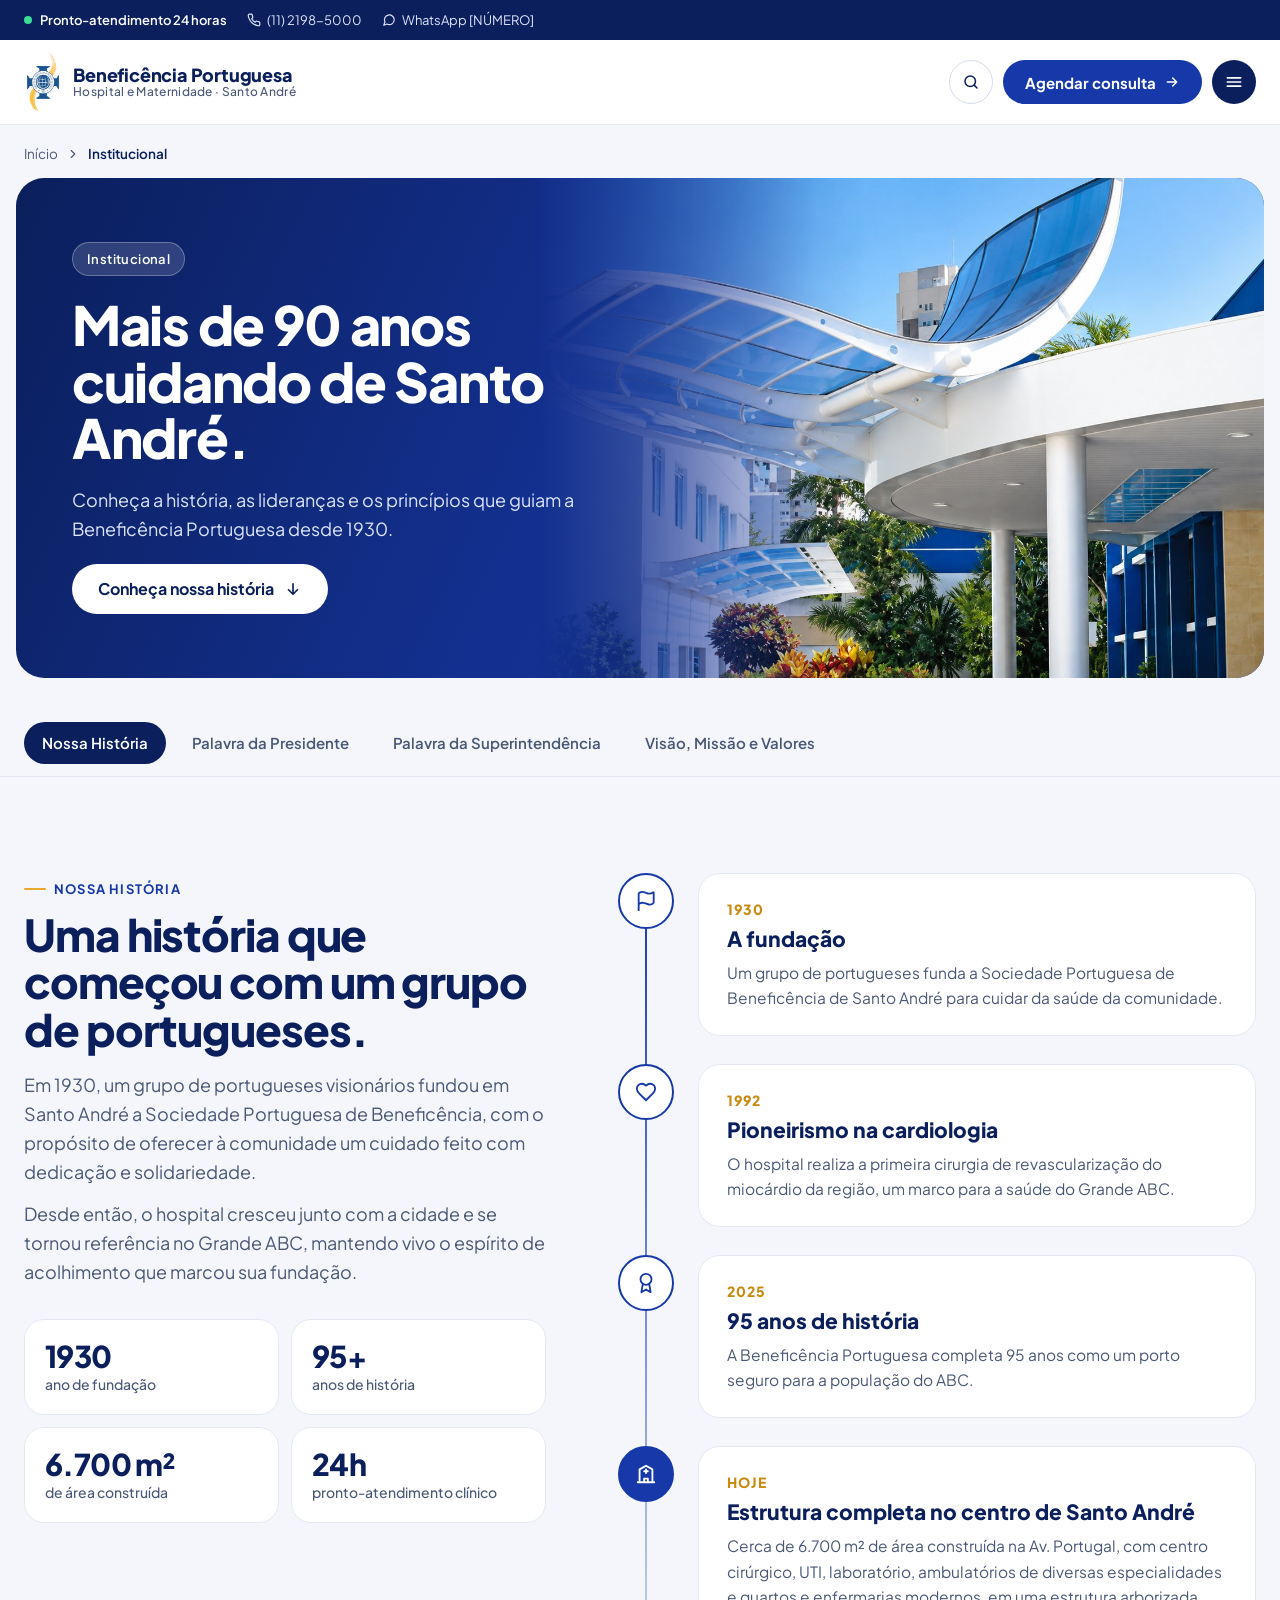
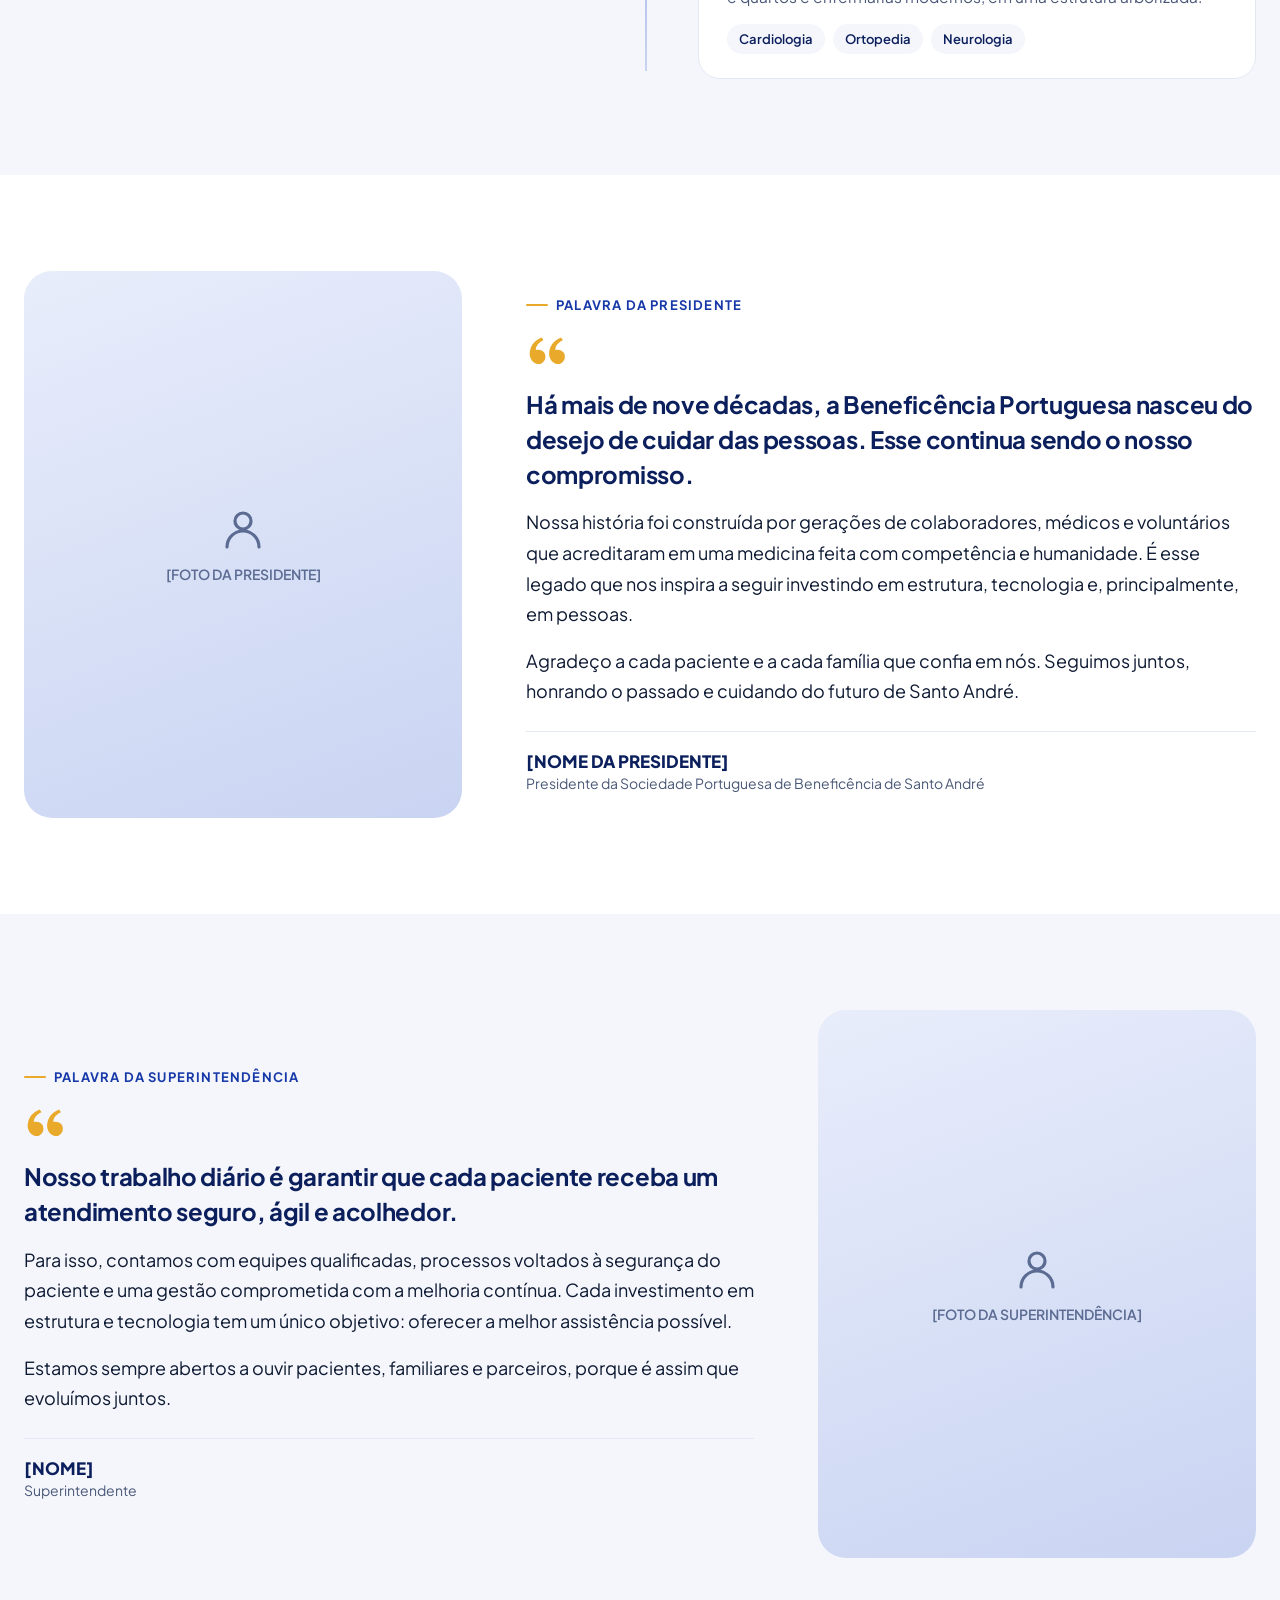
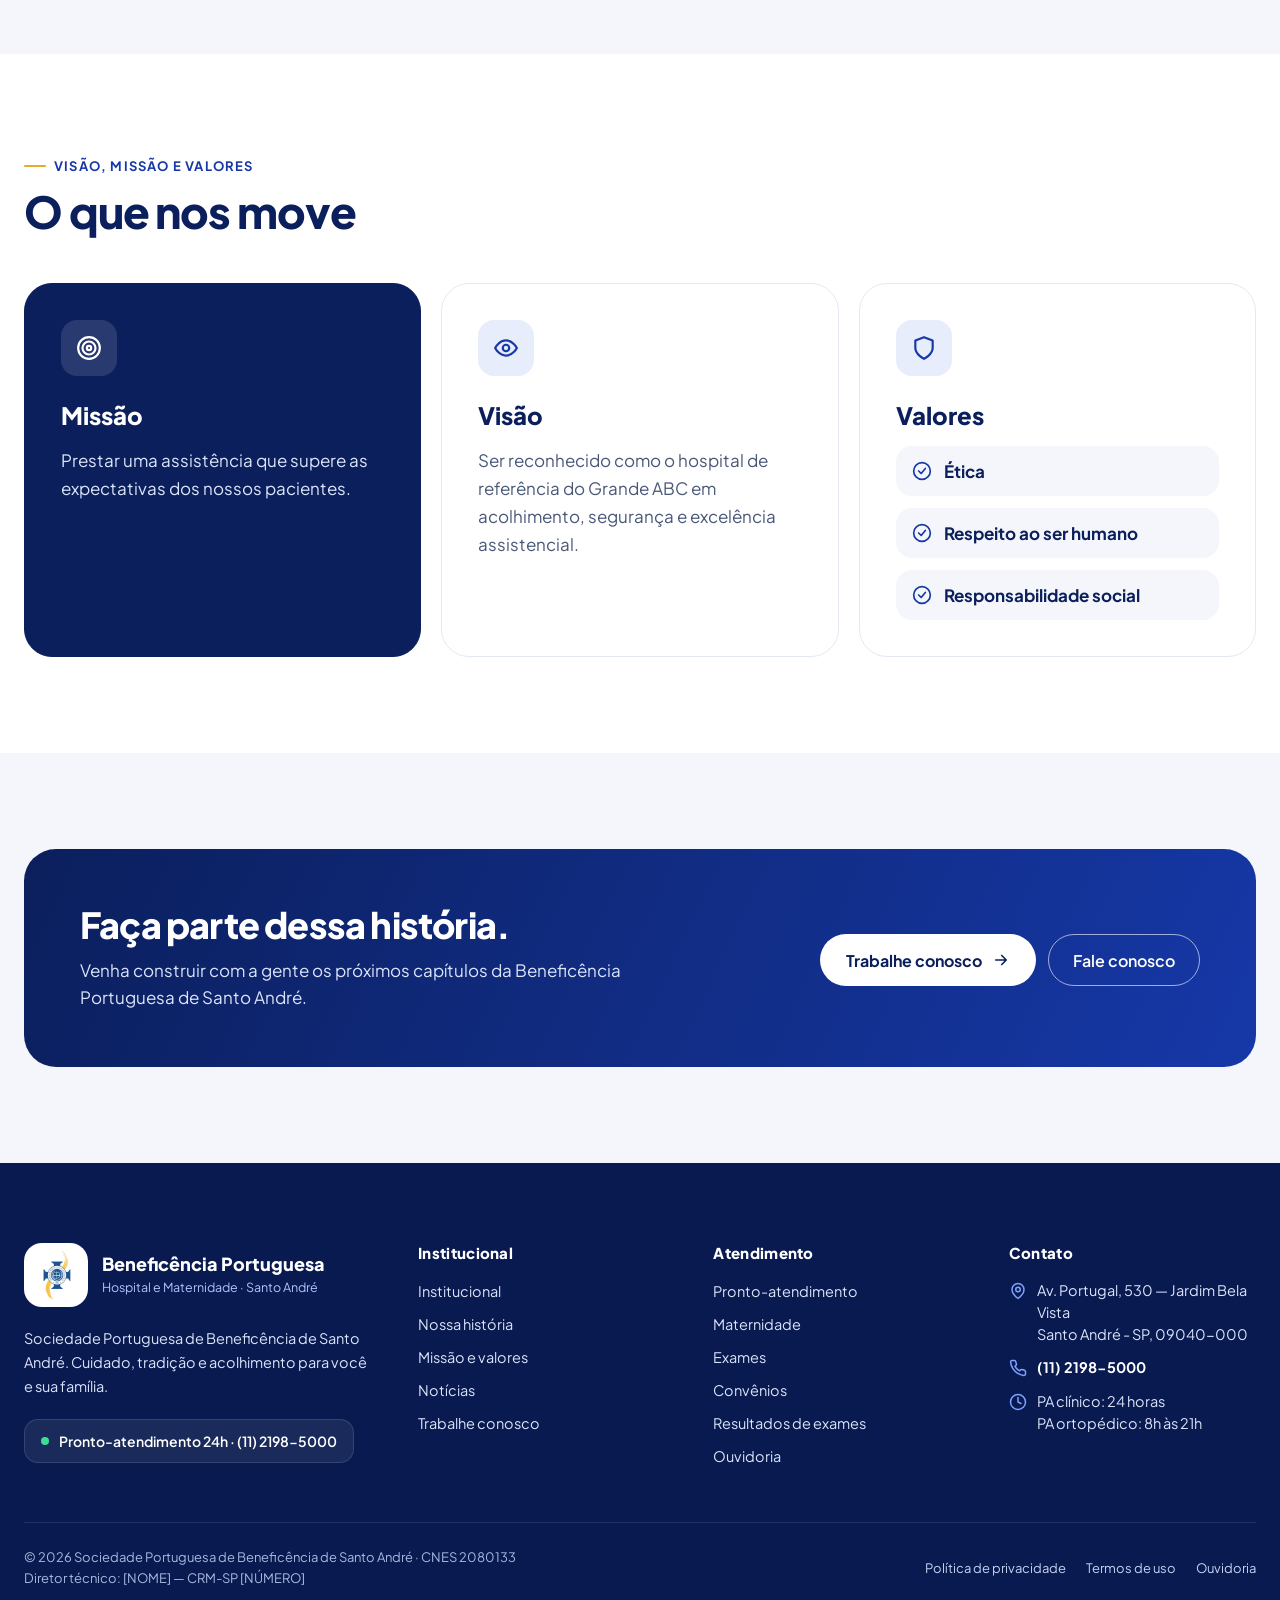
<file: institucional.html>
<!doctype html>
<html lang="pt-BR">
<head>
<meta charset="utf-8">
<meta name="viewport" content="width=device-width, initial-scale=1">
<script>document.documentElement.classList.add('js')</script>
<title>Institucional — Beneficência Portuguesa de Santo André</title>
<meta name="description" content="Conheça a história, as lideranças e a missão, visão e valores do Hospital e Maternidade Beneficência Portuguesa de Santo André, fundado em 1930.">
<link rel="preconnect" href="https://fonts.googleapis.com">
<link rel="preconnect" href="https://fonts.gstatic.com" crossorigin>
<link href="https://fonts.googleapis.com/css2?family=Plus+Jakarta+Sans:wght@400;500;600;700;800&display=swap" rel="stylesheet">
<style>
  :root{
    --azul:#1638A8;
    --marinho:#0B1F5C;
    --tinta:#0E1A33;
    --texto-suave:#4A5878;
    --azul-claro:#DCE4FA;
    --fundo:#F4F6FB;
    --borda:#E3E8F3;
    --verde:#1FAE6E;
    --verde-texto:#127A4E;
  }
  *{box-sizing:border-box}
  body{margin:0;background:var(--fundo);color:var(--tinta);font-family:'Plus Jakarta Sans',system-ui,-apple-system,'Segoe UI',sans-serif;-webkit-font-smoothing:antialiased}
  a{color:inherit;text-decoration:none}
  button{font-family:inherit}
  svg{flex-shrink:0}
  .container{max-width:1360px;margin:0 auto;padding:0 24px}
  .sr-only{position:absolute;width:1px;height:1px;padding:0;margin:-1px;overflow:hidden;clip:rect(0,0,0,0);border:0}
  :focus-visible{outline:3px solid #7FA2FF;outline-offset:2px}

  /* ---------- Barra utilitária ---------- */
  .util{background:var(--marinho);color:var(--azul-claro);font-size:13px}
  .util .container{height:40px;display:flex;align-items:center;justify-content:space-between;gap:16px}
  .util-left,.util-right{display:flex;align-items:center;gap:20px}
  .util a{display:inline-flex;align-items:center;gap:6px;color:var(--azul-claro);transition:color .2s}
  .util a:hover{color:#fff}
  .status-24h{display:inline-flex;align-items:center;gap:8px;color:#fff;font-weight:600}
  .ponto{width:8px;height:8px;border-radius:50%;background:#3DDC97;display:inline-block;box-shadow:0 0 0 0 rgba(61,220,151,.6);animation:pulsar 2s infinite}
  @keyframes pulsar{0%{box-shadow:0 0 0 0 rgba(61,220,151,.6)}70%{box-shadow:0 0 0 8px rgba(61,220,151,0)}100%{box-shadow:0 0 0 0 rgba(61,220,151,0)}}

  /* ---------- Cabeçalho ---------- */
  .header{background:#fff;border-bottom:1px solid var(--borda);position:sticky;top:0;z-index:50}
  .header .container{height:84px;display:flex;align-items:center;justify-content:space-between;gap:24px}
  .logo{display:flex;align-items:center;gap:12px}
  .logo-img{height:60px;width:auto;display:block}
  .logo-texto{display:flex;flex-direction:column;line-height:1.15;white-space:nowrap}
  .logo-nome{font-weight:800;font-size:18px;letter-spacing:-.2px;color:var(--marinho)}
  .logo-sub{font-weight:500;font-size:12px;color:var(--texto-suave);letter-spacing:.3px}

  .nav{display:flex;align-items:center;gap:24px;white-space:nowrap;margin:0;padding:0;font-size:15px;font-weight:600}
  .nav > li{list-style:none;position:relative}
  .nav ul{margin:0;padding:0}
  .nav-link{display:inline-flex;align-items:center;gap:4px;padding:10px 0;color:var(--tinta);transition:color .2s;background:none;border:0;font-size:15px;font-weight:600;cursor:pointer}
  .nav-link:hover,.nav-link[aria-expanded="true"]{color:var(--azul)}
  .nav-link svg{transition:transform .2s}
  .nav-link[aria-expanded="true"] svg{transform:rotate(180deg)}
  .submenu{position:absolute;top:100%;left:-16px;min-width:240px;background:#fff;border:1px solid var(--borda);border-radius:16px;box-shadow:0 18px 40px rgba(8,24,74,.14);padding:8px;list-style:none;opacity:0;visibility:hidden;transform:translateY(6px);transition:all .2s}
  .submenu.aberto{opacity:1;visibility:visible;transform:translateY(0)}
  .submenu a{display:block;padding:10px 14px;border-radius:10px;font-weight:500;color:var(--tinta)}
  .submenu a:hover{background:var(--fundo);color:var(--azul)}

  .acoes{display:flex;align-items:center;gap:10px}
  .btn-icone{width:44px;height:44px;border-radius:50%;border:1px solid #D5DCEB;background:#fff;color:var(--marinho);display:inline-flex;align-items:center;justify-content:center;cursor:pointer;transition:background .2s}
  .btn-icone:hover{background:var(--fundo)}
  .btn-agendar{white-space:nowrap;height:44px;padding:0 22px;border-radius:999px;background:var(--azul);color:#fff;font-weight:700;font-size:15px;display:inline-flex;align-items:center;gap:8px;transition:background .2s}
  .btn-agendar:hover{background:var(--marinho)}
  .btn-menu{display:none;width:44px;height:44px;border-radius:50%;border:0;background:var(--marinho);color:#fff;align-items:center;justify-content:center;cursor:pointer}

  /* ---------- Menu mobile (gaveta) ---------- */
  .gaveta{position:fixed;inset:0;z-index:100;visibility:hidden}
  .gaveta.aberta{visibility:visible}
  .gaveta-fundo{position:absolute;inset:0;background:rgba(8,24,74,.5);opacity:0;transition:opacity .25s}
  .gaveta.aberta .gaveta-fundo{opacity:1}
  .gaveta-painel{position:absolute;top:0;right:0;bottom:0;width:min(360px,88vw);background:#fff;padding:20px;display:flex;flex-direction:column;gap:8px;transform:translateX(100%);transition:transform .3s;overflow-y:auto}
  .gaveta.aberta .gaveta-painel{transform:translateX(0)}
  .gaveta-topo{display:flex;justify-content:space-between;align-items:center;margin-bottom:8px}
  .gaveta-painel a.item{display:block;padding:14px 12px;border-radius:12px;font-weight:600;font-size:16px}
  .gaveta-painel a.item:hover{background:var(--fundo);color:var(--azul)}
  .gaveta-painel .btn-agendar{justify-content:center;margin-top:12px;height:50px}

  /* ---------- Slider ---------- */
  .hero-wrap{max-width:1392px;margin:0 auto;padding:16px 16px 32px}
  .hero{position:relative;min-height:640px;border-radius:28px;overflow:hidden;background:var(--marinho);display:flex;flex-direction:column;justify-content:flex-end;isolation:isolate}
  .slide-midia{position:absolute;inset:0;opacity:0;transition:opacity .8s ease;z-index:0}
  .slide-midia.ativo{opacity:1}
  .slide-midia img{width:100%;height:100%;object-fit:cover;object-position:70% 40%;transform:scale(1.04);transition:transform 7s ease}
  .slide-midia.ativo img{transform:scale(1)}
  /* Foto posicionada à direita, com a borda esquerda se dissolvendo no azul */
  .slide-midia.direita{background:var(--marinho)}
  .slide-midia.direita img{position:absolute;top:0;right:0;width:70%;object-position:50% 30%;-webkit-mask-image:linear-gradient(90deg,transparent 0,#000 30%);mask-image:linear-gradient(90deg,transparent 0,#000 30%)}
  /* Slide 3 — coração 3D */
  .slide-coracao{background:radial-gradient(circle at 68% 50%,#3346C8 0%,#1A2C8C 28%,#0B1F5C 62%)}
  .slide-midia.slide-coracao{z-index:2;pointer-events:none}
  .coracao-wrap{position:absolute;top:50%;left:59%;height:90%;aspect-ratio:663/1000;transform:translate(-50%,-50%);animation:flutuar 6s ease-in-out infinite}
  .coracao-img{width:100%;height:100%;object-fit:contain;display:block;transform-origin:50% 60%;filter:drop-shadow(0 0 40px rgba(255,79,154,.35)) drop-shadow(0 0 80px rgba(63,140,255,.35));animation:batimento 1.2s ease-in-out infinite}
  @keyframes flutuar{0%,100%{transform:translate(-50%,-50%) rotate(-2deg)}50%{transform:translate(-50%,-53%) rotate(2deg)}}
  @keyframes batimento{0%,40%,100%{transform:scale(1)}10%{transform:scale(1.045)}20%{transform:scale(1)}28%{transform:scale(1.025)}}
  .card-ecg{position:absolute;top:32px;right:32px;z-index:3;padding:14px 18px 10px;border-radius:18px;background:rgba(255,255,255,.1);border:1px solid rgba(255,255,255,.22);-webkit-backdrop-filter:blur(14px);backdrop-filter:blur(14px);color:#fff;display:flex;flex-direction:column;gap:4px}
  .card-ecg-rotulo{font-size:13px;font-weight:600;color:var(--azul-claro)}
  .linha-ecg{stroke-dasharray:420;stroke-dashoffset:420;animation:ecg 2.4s linear infinite}
  @keyframes ecg{to{stroke-dashoffset:0}}
  .placeholder{position:absolute;inset:0;background:var(--azul);display:flex;align-items:center;justify-content:flex-end;padding-right:8%}
  .placeholder span{width:38%;min-width:260px;aspect-ratio:4/3;border:2px dashed rgba(255,255,255,.55);border-radius:20px;display:flex;align-items:center;justify-content:center;color:#fff;font-size:15px;font-weight:600;text-align:center;padding:16px}
  .scrim{position:absolute;inset:0;z-index:1;background:linear-gradient(90deg,rgba(8,24,74,.94) 0%,rgba(8,24,74,.82) 34%,rgba(8,24,74,.35) 58%,rgba(8,24,74,0) 74%)}

  .hero-conteudo{position:relative;z-index:2;padding:56px 56px 40px;max-width:680px;color:#fff;display:flex;flex-direction:column;gap:22px}
  .slide-texto{display:flex;flex-direction:column;gap:22px;transition:opacity .35s,transform .35s}
  .slide-texto.saindo{opacity:0;transform:translateY(8px)}
  .selo{align-self:flex-start;display:inline-flex;align-items:center;gap:8px;padding:8px 14px;border-radius:999px;background:rgba(255,255,255,.14);border:1px solid rgba(255,255,255,.28);font-size:13px;font-weight:600;letter-spacing:.4px}
  .hero h1,.hero h2.titulo{margin:0;font-size:56px;line-height:1.05;font-weight:800;letter-spacing:-1.4px}
  .hero p{margin:0;font-size:18px;line-height:1.55;color:var(--azul-claro);max-width:520px}
  .botoes{display:flex;flex-wrap:wrap;gap:12px;margin-top:4px}
  .btn-branco{height:52px;padding:0 26px;border-radius:999px;background:#fff;color:var(--marinho);font-weight:700;font-size:16px;display:inline-flex;align-items:center;gap:10px;transition:transform .2s}
  .btn-branco:hover{transform:translateY(-1px)}
  .btn-contorno{height:52px;padding:0 24px;border-radius:999px;border:1.5px solid rgba(255,255,255,.6);color:#fff;font-weight:600;font-size:16px;display:inline-flex;align-items:center;transition:background .2s}
  .btn-contorno:hover{background:rgba(255,255,255,.1)}


  .controles{display:flex;align-items:center;gap:16px;margin-top:32px}
  .contador{font-size:14px;font-weight:700;letter-spacing:1px;font-variant-numeric:tabular-nums}
  .pontos{display:flex;gap:6px;align-items:center}
  .pontos button{height:6px;width:14px;border:0;padding:0;cursor:pointer;border-radius:999px;background:rgba(255,255,255,.4);transition:all .3s;position:relative}
  .pontos button::before{content:"";position:absolute;inset:-19px -4px}
  .pontos button[aria-current="true"]{width:36px;background:#fff}
  .setas{display:flex;gap:8px;margin-left:8px}
  .seta{width:44px;height:44px;border-radius:50%;border:1px solid rgba(255,255,255,.4);background:transparent;color:#fff;display:inline-flex;align-items:center;justify-content:center;cursor:pointer;transition:background .2s}
  .seta:hover{background:rgba(255,255,255,.12)}
  .seta.cheia{background:#fff;color:var(--marinho);border:0}
  .seta.cheia:hover{background:var(--azul-claro)}

  .card-pa{position:absolute;z-index:2;right:32px;bottom:32px;width:320px;background:#fff;border-radius:20px;padding:20px;box-shadow:0 18px 40px rgba(8,24,74,.22);display:flex;flex-direction:column;gap:14px}
  .card-pa-topo{display:flex;align-items:center;gap:12px}
  .card-pa-icone{width:44px;height:44px;border-radius:12px;background:#E8EDFB;color:var(--azul);display:inline-flex;align-items:center;justify-content:center}
  .card-pa strong{display:block;font-weight:800;font-size:16px;color:var(--marinho)}
  .card-pa .aberto{display:inline-flex;align-items:center;gap:6px;font-size:13px;font-weight:600;color:var(--verde-texto)}
  .card-pa .aberto i{width:7px;height:7px;border-radius:50%;background:var(--verde);display:inline-block}
  .card-pa p{margin:0;font-size:14px;line-height:1.5;color:var(--texto-suave)}
  .card-pa .ligar{height:46px;border-radius:12px;background:var(--marinho);color:#fff;font-weight:700;font-size:15px;display:flex;align-items:center;justify-content:center;gap:8px;transition:background .2s}
  .card-pa .ligar:hover{background:var(--azul)}


  /* =========================================================
     HOME — seções abaixo do slider
     ========================================================= */
  html{scroll-behavior:smooth;scroll-padding-top:100px}
  .secao{padding:96px 0}
  .secao-branca{background:#fff}
  .kicker{display:inline-flex;align-items:center;gap:8px;font-size:13px;font-weight:700;letter-spacing:1.2px;text-transform:uppercase;color:var(--azul)}
  .kicker::before{content:"";width:22px;height:2px;background:#E9A92B;border-radius:2px}
  .titulo-secao{margin:14px 0 0;font-size:44px;line-height:1.08;font-weight:800;letter-spacing:-1.1px;color:var(--marinho)}
  .lead{margin:18px 0 0;font-size:18px;line-height:1.6;color:var(--texto-suave);max-width:620px}
  .cabeca-secao{display:flex;justify-content:space-between;align-items:flex-end;gap:24px 32px;flex-wrap:wrap;margin-bottom:48px}
  .link-seta{display:inline-flex;align-items:center;gap:8px;font-weight:700;color:var(--azul);transition:gap .2s}
  .link-seta:hover{gap:12px}
  .btn-azul{height:52px;padding:0 26px;border-radius:999px;background:var(--azul);color:#fff;font-weight:700;font-size:16px;display:inline-flex;align-items:center;gap:10px;transition:background .2s}
  .btn-azul:hover{background:var(--marinho)}

  /* Atendimento rápido */
  .atalhos{padding:8px 0 24px}
  .atalhos-grid{display:grid;grid-template-columns:repeat(4,minmax(0,1fr));gap:16px}
  .atalho{background:#fff;border:1px solid var(--borda);border-radius:22px;padding:24px;display:flex;flex-direction:column;gap:12px;transition:transform .25s,box-shadow .25s,border-color .25s}
  a.atalho:hover{transform:translateY(-4px);box-shadow:0 18px 40px rgba(8,24,74,.1);border-color:#C9D4F2}
  .atalho-icone{width:48px;height:48px;border-radius:14px;background:#E8EDFB;color:var(--azul);display:inline-flex;align-items:center;justify-content:center;flex-shrink:0}
  .atalho.destaque{background:var(--marinho);border-color:var(--marinho);color:#fff}
  .atalho.destaque .atalho-icone{background:rgba(255,255,255,.12);color:#fff}
  .atalho h3{margin:4px 0 0;font-size:18px;font-weight:800;color:var(--marinho)}
  .atalho.destaque h3{color:#fff}
  .atalho p{margin:0;font-size:14.5px;line-height:1.5;color:var(--texto-suave)}
  .atalho.destaque p{color:var(--azul-claro)}
  .atalho .tel{margin-top:auto;padding-top:6px;font-weight:800;font-size:17px;display:flex;flex-direction:column;gap:2px;color:var(--marinho)}
  .atalho.destaque .tel{color:#fff}
  .atalho .tel small{font-weight:500;font-size:13px;opacity:.8}
  .atalho .tel a{color:inherit}
  .atalho .mais{margin-top:auto;padding-top:6px;font-weight:700;font-size:15px;color:var(--azul);display:inline-flex;align-items:center;gap:6px}

  /* O Hospital */
  .sobre{display:grid;grid-template-columns:minmax(0,1.05fr) minmax(0,1fr);gap:72px;align-items:center}
  .sobre-foto{position:relative}
  .sobre-foto > img{width:100%;aspect-ratio:5/4;object-fit:cover;object-position:62% 50%;border-radius:28px;display:block}
  .selo-ano{position:absolute;left:-20px;bottom:32px;background:#fff;border-radius:22px;padding:16px 22px;box-shadow:0 18px 40px rgba(8,24,74,.16);display:flex;align-items:center;gap:14px}
  .selo-ano img{width:34px;height:auto}
  .selo-ano strong{display:block;font-size:24px;font-weight:800;color:var(--marinho);line-height:1.1}
  .selo-ano span{font-size:13px;color:var(--texto-suave);font-weight:500}
  .lista-check{list-style:none;margin:28px 0 32px;padding:0;display:flex;flex-direction:column;gap:14px}
  .lista-check li{display:flex;gap:12px;align-items:flex-start;font-size:16px;font-weight:600;color:var(--tinta)}
  .lista-check svg{color:var(--azul);margin-top:1px}

  /* Serviços */
  .servicos-grid{display:grid;grid-template-columns:repeat(3,minmax(0,1fr));gap:20px}
  .servico{position:relative;background:var(--fundo);border-radius:24px;padding:32px;display:flex;flex-direction:column;gap:12px;overflow:hidden;transition:background .3s,transform .3s}
  .servico:hover{background:var(--marinho);transform:translateY(-4px)}
  .servico-icone{width:56px;height:56px;border-radius:16px;background:#fff;color:var(--azul);display:inline-flex;align-items:center;justify-content:center;transition:background .3s,color .3s}
  .servico:hover .servico-icone{background:rgba(255,255,255,.12);color:#fff}
  .servico h3{margin:10px 0 0;font-size:21px;font-weight:800;color:var(--marinho);transition:color .3s}
  .servico p{margin:0;font-size:15px;line-height:1.6;color:var(--texto-suave);transition:color .3s}
  .servico .mais{margin-top:auto;padding-top:6px;font-weight:700;font-size:15px;color:var(--azul);display:inline-flex;align-items:center;gap:6px;transition:color .3s}
  .servico:hover h3,.servico:hover .mais{color:#fff}
  .servico:hover p{color:var(--azul-claro)}
  .servico .num{position:absolute;top:28px;right:30px;font-size:14px;font-weight:700;color:#97A6CB;font-variant-numeric:tabular-nums;transition:color .3s}
  .servico:hover .num{color:rgba(255,255,255,.55)}

  /* Maternidade */
  .mat{position:relative;border-radius:32px;overflow:hidden;background:var(--marinho);color:#fff;display:grid;grid-template-columns:minmax(0,1fr) minmax(0,1fr);min-height:560px}
  .mat-texto{padding:72px 64px;display:flex;flex-direction:column;justify-content:center;gap:20px;position:relative;z-index:1}
  .mat .kicker{color:#AFC3FF}
  .mat h2{margin:0;font-size:44px;line-height:1.08;font-weight:800;letter-spacing:-1.1px}
  .mat p{margin:0;font-size:17px;line-height:1.6;color:var(--azul-claro)}
  .mat-etapas{display:grid;grid-template-columns:repeat(3,minmax(0,1fr));gap:12px;margin:8px 0 12px}
  .mat-etapa{background:rgba(255,255,255,.08);border:1px solid rgba(255,255,255,.16);border-radius:18px;padding:16px}
  .mat-etapa b{display:block;font-size:13px;color:#F2BC4E;font-weight:800;letter-spacing:1px;margin-bottom:6px}
  .mat-etapa span{font-size:15px;font-weight:700}
  .mat-foto{position:relative}
  .mat-foto img{position:absolute;inset:0;width:100%;height:100%;object-fit:cover;object-position:45% 30%;-webkit-mask-image:linear-gradient(90deg,transparent 0,#000 22%);mask-image:linear-gradient(90deg,transparent 0,#000 22%)}

  /* Convênios */
  .conv{display:grid;grid-template-columns:minmax(0,.9fr) minmax(0,1.1fr);gap:64px;align-items:center}
  .conv-lista{display:flex;flex-wrap:wrap;gap:12px}
  .conv-item{padding:16px 22px;border-radius:16px;background:var(--fundo);border:1px solid var(--borda);font-weight:700;font-size:16px;color:var(--marinho);transition:border-color .2s,transform .2s}
  .conv-item:hover{border-color:var(--azul);transform:translateY(-2px)}
  .aviso{display:flex;gap:12px;align-items:flex-start;margin-top:28px;padding:16px 18px;border-radius:16px;background:#FFF6E3;color:#6B4A06;font-size:14.5px;line-height:1.5}
  .aviso svg{color:#B7791F;margin-top:1px;flex-shrink:0}

  /* Contato */
  .contato{display:grid;grid-template-columns:minmax(0,1fr) minmax(0,1.3fr);gap:24px;align-items:stretch}
  .contato-card{background:#fff;border:1px solid var(--borda);border-radius:28px;padding:40px;display:flex;flex-direction:column;gap:28px}
  .contato-linha{display:flex;gap:16px;align-items:flex-start}
  .contato-linha h3{margin:0 0 4px;font-size:16px;font-weight:800;color:var(--marinho)}
  .contato-linha p{margin:0;font-size:15px;line-height:1.6;color:var(--texto-suave)}
  .contato-linha a{color:var(--azul);font-weight:700}
  .mapa{border-radius:28px;overflow:hidden;min-height:440px;background:#DCE4FA;border:1px solid var(--borda)}
  .mapa iframe{width:100%;height:100%;min-height:440px;border:0;display:block}

  /* Rodapé */
  .rodape{background:#081A4F;color:var(--azul-claro);padding:80px 0 0;margin-top:24px}
  .rodape-grid{display:grid;grid-template-columns:minmax(0,1.4fr) repeat(3,minmax(0,1fr));gap:48px;padding-bottom:56px}
  .rodape-marca{display:flex;flex-direction:column;gap:20px}
  .rodape-logo{display:flex;align-items:center;gap:14px}
  .rodape-logo .badge{width:64px;height:64px;border-radius:18px;background:#fff;display:inline-flex;align-items:center;justify-content:center;flex-shrink:0}
  .rodape-logo img{height:50px;width:auto}
  .rodape-logo strong{display:block;color:#fff;font-size:18px;font-weight:800;line-height:1.15}
  .rodape-logo small{font-size:12.5px;color:#AFC3FF}
  .rodape p{margin:0;font-size:14.5px;line-height:1.65}
  .rodape h4{margin:0 0 18px;color:#fff;font-size:15px;font-weight:800;letter-spacing:.3px}
  .rodape ul{list-style:none;margin:0;padding:0;display:flex;flex-direction:column;gap:12px}
  .rodape ul a{font-size:14.5px;color:var(--azul-claro);transition:color .2s}
  .rodape ul a:hover{color:#fff}
  .rodape-contato li{display:flex;gap:10px;font-size:14.5px;line-height:1.5}
  .rodape-contato svg{color:#7FA2FF;margin-top:2px}
  .rodape-contato a{color:#fff !important;font-weight:700}
  .rodape-emerg{display:inline-flex;align-items:center;gap:10px;padding:12px 16px;border-radius:14px;background:rgba(255,255,255,.07);border:1px solid rgba(255,255,255,.12);font-size:14px;color:#fff;font-weight:600;align-self:flex-start;transition:background .2s}
  .rodape-emerg:hover{background:rgba(255,255,255,.12)}
  .rodape-base{border-top:1px solid rgba(255,255,255,.1);padding:24px 0 32px;display:flex;justify-content:space-between;align-items:center;gap:16px;flex-wrap:wrap;font-size:13px;line-height:1.6;color:#A9B8DE}
  .rodape-base a{color:#C5D2F2}
  .rodape-base a:hover{color:#fff}
  .rodape-base .legal{display:flex;gap:20px;flex-wrap:wrap}

  /* Animação de entrada */
  .js .revelar{opacity:0;transform:translateY(22px);transition:opacity .7s ease,transform .7s ease}
  .js .revelar.visivel{opacity:1;transform:none}

  @media (max-width:1100px){
    .atalhos-grid,.servicos-grid{grid-template-columns:repeat(2,minmax(0,1fr))}
    .sobre,.conv,.contato{grid-template-columns:minmax(0,1fr);gap:48px}
    .contato{gap:24px}
    .mat{grid-template-columns:minmax(0,1fr)}
    .mat-foto{min-height:380px;order:-1}
    .mat-foto img{-webkit-mask-image:linear-gradient(180deg,#000 55%,transparent 100%);mask-image:linear-gradient(180deg,#000 55%,transparent 100%)}
    .mat-texto{padding:8px 48px 56px}
    .rodape-grid{grid-template-columns:repeat(2,minmax(0,1fr))}
  }
  @media (max-width:760px){
    .secao{padding:64px 0}
    .titulo-secao,.mat h2{font-size:32px;letter-spacing:-.6px}
    .lead{font-size:16px}
    .atalhos-grid,.servicos-grid{grid-template-columns:minmax(0,1fr)}
    .container{padding:0 18px}
    .selo-ano{left:12px;bottom:12px;padding:12px 16px}
    .selo-ano strong{font-size:20px}
    .mat{border-radius:24px}
    .mat-foto{min-height:280px}
    .mat-texto{padding:8px 24px 40px}
    .mat-etapas{grid-template-columns:repeat(3,minmax(0,1fr));gap:8px}
    .mat-etapa{padding:12px}
    .mat-etapa span{font-size:13px}
    .contato-card{padding:28px}
    .mapa,.mapa iframe{min-height:320px}
    .rodape{padding-top:56px}
    .rodape-grid{grid-template-columns:minmax(0,1fr);gap:36px}
  }

  /* ---------- Responsivo ---------- */
  @media (max-width:1320px){
    .nav{display:none}
    .btn-menu{display:inline-flex}
    .util-right{display:none}
  }
  @media (max-width:760px){
    .util .container{height:auto;padding-top:8px;padding-bottom:8px}
    .util-left{gap:14px;flex-wrap:wrap}
    .header .container{height:72px}
    .logo-img{height:50px}
    .logo{gap:10px;min-width:0}
    .logo-texto{white-space:normal;min-width:0}
    .logo-nome{font-size:15px}
    .logo-sub{font-size:11px}
    .btn-agendar.desktop{display:none}
    .hero-wrap{padding:12px 12px 24px}
    .hero{min-height:960px;border-radius:22px}
    .scrim{background:linear-gradient(180deg,rgba(8,24,74,.35) 0%,rgba(8,24,74,.85) 45%,rgba(8,24,74,.96) 100%)}
    .hero-conteudo{padding:32px 22px 24px}
    .hero h1,.hero h2.titulo{font-size:36px;letter-spacing:-.8px}
    .hero p{font-size:16px}
    .placeholder{justify-content:center;align-items:flex-start;padding:40px 0 0}
    .placeholder span{width:70%;min-width:0}
    .slide-midia.direita img{width:100%;object-position:55% 0;-webkit-mask-image:none;mask-image:none}
    .slide-coracao{background:radial-gradient(circle at 50% 22%,#3346C8 0%,#1A2C8C 30%,#0B1F5C 65%)}
    .card-ecg{display:none}
    .coracao-wrap{left:50%;top:150px;height:260px}
    .card-pa{position:relative;right:auto;bottom:auto;width:auto;margin:0 16px 16px}
  }
  @media (prefers-reduced-motion:reduce){
    *{transition:none !important;animation:none !important}
  }

  /* =========================================================
     PÁGINA INSTITUCIONAL
     ========================================================= */
  .migalha{display:flex;align-items:center;gap:8px;font-size:13.5px;color:var(--texto-suave);padding:20px 0 0}
  .migalha a{color:var(--texto-suave)}
  .migalha a:hover{color:var(--azul)}
  .migalha [aria-current]{color:var(--marinho);font-weight:600}

  /* Banner */
  .banner-wrap{max-width:1392px;margin:0 auto;padding:16px 16px 0}
  .banner{position:relative;border-radius:28px;overflow:hidden;min-height:440px;display:flex;align-items:center;background:linear-gradient(115deg,#0B1F5C 0%,#13308F 45%,#1638A8 100%);isolation:isolate}
  .banner-foto{position:absolute;top:0;right:0;bottom:0;width:58%;z-index:-1}
  .banner-foto img{width:100%;height:100%;object-fit:cover;object-position:60% 45%;-webkit-mask-image:linear-gradient(90deg,transparent 0,#000 38%);mask-image:linear-gradient(90deg,transparent 0,#000 38%)}
  .banner-foto::after{content:"";position:absolute;inset:0;background:linear-gradient(90deg,rgba(19,48,143,.55) 0%,rgba(19,48,143,0) 45%)}
  .banner-texto{padding:64px 56px;max-width:640px;color:#fff;display:flex;flex-direction:column;gap:20px}
  .banner .selo{align-self:flex-start}
  .banner h1{margin:0;font-size:54px;line-height:1.05;font-weight:800;letter-spacing:-1.3px}
  .banner p{margin:0;font-size:18px;line-height:1.6;color:var(--azul-claro)}
  .btn-branco.peq{height:50px;align-self:flex-start}

  /* Sub-navegação fixa */
  .subnav{position:sticky;top:84px;z-index:40;background:rgba(244,246,251,.88);-webkit-backdrop-filter:blur(12px);backdrop-filter:blur(12px);border-bottom:1px solid var(--borda);margin-top:32px}
  .subnav ul{list-style:none;margin:0;padding:12px 0;display:flex;gap:8px;overflow-x:auto;scrollbar-width:none}
  .subnav ul::-webkit-scrollbar{display:none}
  .subnav a{display:inline-flex;align-items:center;height:42px;padding:0 18px;border-radius:999px;font-size:15px;font-weight:600;color:var(--texto-suave);white-space:nowrap;transition:background .2s,color .2s}
  .subnav a:hover{color:var(--marinho);background:#fff}
  .subnav a.ativo{background:var(--marinho);color:#fff}
  html{scroll-padding-top:170px}

  /* História */
  .historia{display:grid;grid-template-columns:minmax(0,.9fr) minmax(0,1.1fr);gap:72px;align-items:start}
  .historia-intro{position:sticky;top:190px}
  .historia-intro p.lead + p.lead{margin-top:14px}
  .numeros{display:grid;grid-template-columns:repeat(2,minmax(0,1fr));gap:12px;margin-top:32px}
  .numero{background:#fff;border:1px solid var(--borda);border-radius:20px;padding:20px}
  .numero strong{display:block;font-size:30px;font-weight:800;color:var(--marinho);letter-spacing:-.6px;line-height:1.1}
  .numero span{font-size:14px;color:var(--texto-suave);font-weight:500}
  .linha-tempo{list-style:none;margin:0;padding:0;position:relative}
  .linha-tempo::before{content:"";position:absolute;left:27px;top:8px;bottom:8px;width:2px;background:linear-gradient(180deg,var(--azul),#C9D4F2)}
  .marco{position:relative;display:grid;grid-template-columns:56px minmax(0,1fr);gap:24px;padding-bottom:28px}
  .marco:last-child{padding-bottom:0}
  .marco-ponto{width:56px;height:56px;border-radius:50%;background:#fff;border:2px solid var(--azul);color:var(--azul);display:inline-flex;align-items:center;justify-content:center;position:relative;z-index:1}
  .marco.atual .marco-ponto{background:var(--azul);color:#fff}
  .marco-card{background:#fff;border:1px solid var(--borda);border-radius:22px;padding:24px 28px}
  .marco-ano{font-size:14px;font-weight:800;letter-spacing:1px;color:#C98A12}
  .marco-card h3{margin:6px 0 8px;font-size:21px;font-weight:800;color:var(--marinho)}
  .marco-card p{margin:0;font-size:15.5px;line-height:1.65;color:var(--texto-suave)}
  .tags{display:flex;flex-wrap:wrap;gap:8px;margin-top:14px}
  .tag{padding:7px 12px;border-radius:999px;background:var(--fundo);font-size:13px;font-weight:600;color:var(--marinho)}

  /* Palavra (presidente / superintendência) */
  .palavra{display:grid;grid-template-columns:minmax(0,.75fr) minmax(0,1.25fr);gap:64px;align-items:center}
  .palavra.invertida{grid-template-columns:minmax(0,1.25fr) minmax(0,.75fr)}
  .palavra.invertida .palavra-foto{order:2}
  .palavra-foto{position:relative;aspect-ratio:4/5;border-radius:28px;background:linear-gradient(160deg,#E8EDFB,#C9D4F2);display:flex;align-items:center;justify-content:center;overflow:hidden}
  .palavra-foto .vazio{display:flex;flex-direction:column;align-items:center;gap:12px;color:#5B6B92;font-size:14px;font-weight:600;text-align:center;padding:24px}
  .palavra-foto img{width:100%;height:100%;object-fit:cover}
  .palavra-texto{display:flex;flex-direction:column;gap:18px}
  .aspas{color:#E9A92B;margin-bottom:-6px}
  .palavra-texto blockquote{margin:0;display:flex;flex-direction:column;gap:16px}
  .palavra-texto blockquote p{margin:0;font-size:18px;line-height:1.7;color:var(--tinta)}
  .palavra-texto blockquote p:first-child{font-size:24px;line-height:1.45;font-weight:700;color:var(--marinho);letter-spacing:-.3px}
  .assinatura{display:flex;flex-direction:column;gap:2px;padding-top:18px;border-top:1px solid var(--borda);margin-top:6px}
  .assinatura strong{font-size:17px;font-weight:800;color:var(--marinho)}
  .assinatura span{font-size:14px;color:var(--texto-suave)}

  /* Missão, visão e valores */
  .mvv{display:grid;grid-template-columns:repeat(3,minmax(0,1fr));gap:20px}
  .mvv-card{border-radius:28px;padding:36px;display:flex;flex-direction:column;gap:16px;background:#fff;border:1px solid var(--borda)}
  .mvv-card.escuro{background:var(--marinho);border-color:var(--marinho);color:#fff}
  .mvv-card .servico-icone{background:#E8EDFB}
  .mvv-card.escuro .servico-icone{background:rgba(255,255,255,.12);color:#fff}
  .mvv-card h3{margin:8px 0 0;font-size:24px;font-weight:800;color:var(--marinho)}
  .mvv-card.escuro h3{color:#fff}
  .mvv-card p{margin:0;font-size:17px;line-height:1.65;color:var(--texto-suave)}
  .mvv-card.escuro p{color:var(--azul-claro)}
  .valores{list-style:none;margin:0;padding:0;display:flex;flex-direction:column;gap:12px}
  .valores li{display:flex;gap:12px;align-items:center;font-size:17px;font-weight:700;color:var(--marinho);padding:14px 16px;border-radius:16px;background:var(--fundo)}
  .valores svg{color:var(--azul)}

  /* Chamada final */
  .chamada{border-radius:32px;background:linear-gradient(115deg,#0B1F5C,#1638A8);color:#fff;padding:56px;display:flex;align-items:center;justify-content:space-between;gap:32px;flex-wrap:wrap}
  .chamada h2{margin:0;font-size:36px;line-height:1.1;font-weight:800;letter-spacing:-.8px;max-width:620px}
  .chamada p{margin:12px 0 0;font-size:17px;color:var(--azul-claro);max-width:560px;line-height:1.6}

  @media (max-width:1100px){
    .historia,.palavra,.palavra.invertida{grid-template-columns:minmax(0,1fr);gap:40px}
    .palavra.invertida .palavra-foto{order:0}
    .palavra-foto{max-width:380px;aspect-ratio:1/1}
    .historia-intro{position:static}
    .mvv{grid-template-columns:minmax(0,1fr)}
  }
  @media (max-width:760px){
    .banner-wrap{padding:12px 12px 0}
    .banner{flex-direction:column;align-items:stretch;min-height:0;border-radius:22px}
    .banner-foto{position:relative;width:100%;height:220px;z-index:0}
    .banner-foto img{-webkit-mask-image:linear-gradient(180deg,#000 50%,transparent 100%);mask-image:linear-gradient(180deg,#000 50%,transparent 100%)}
    .banner-foto::after{display:none}
    .banner-texto{padding:0 22px 32px;margin-top:-30px;position:relative}
    .banner h1{font-size:36px;letter-spacing:-.8px}
    .banner p{font-size:16px}
    .subnav{top:72px;margin-top:20px}
    html{scroll-padding-top:150px}
    .numero strong{font-size:24px}
    .marco{grid-template-columns:44px minmax(0,1fr);gap:14px}
    .marco-ponto{width:44px;height:44px}
    .linha-tempo::before{left:21px}
    .marco-card{padding:20px}
    .palavra-texto blockquote p:first-child{font-size:20px}
    .palavra-texto blockquote p{font-size:16px}
    .mvv-card{padding:28px}
    .palavra-foto{max-width:200px;border-radius:24px}
    .chamada{padding:36px 24px;border-radius:24px}
    .chamada h2{font-size:28px}
  }
</style>
<link rel="stylesheet" href="agendamento.css">
</head>
<body>

<!-- ===================== BARRA UTILITÁRIA ===================== -->
<div class="util">
  <div class="container">
    <div class="util-left">
      <span class="status-24h"><span class="ponto" aria-hidden="true"></span>Pronto-atendimento 24 horas</span>
      <a href="tel:+551121985000">
        <svg aria-hidden="true" width="14" height="14" viewBox="0 0 24 24" fill="none" stroke="currentColor" stroke-width="2" stroke-linecap="round" stroke-linejoin="round"><path d="M22 16.9v3a2 2 0 0 1-2.2 2 19.8 19.8 0 0 1-8.6-3.1 19.5 19.5 0 0 1-6-6A19.8 19.8 0 0 1 2.1 4.2 2 2 0 0 1 4.1 2h3a2 2 0 0 1 2 1.7c.1.9.4 1.8.7 2.7a2 2 0 0 1-.5 2.1L8 9.8a16 16 0 0 0 6 6l1.3-1.3a2 2 0 0 1 2.1-.4c.9.3 1.8.6 2.7.7a2 2 0 0 1 1.7 2z"/></svg>
        (11) 2198-5000
      </a>
      <a href="https://wa.me/[NUMERO]" target="_blank" rel="noopener">
        <svg aria-hidden="true" width="14" height="14" viewBox="0 0 24 24" fill="none" stroke="currentColor" stroke-width="2" stroke-linecap="round" stroke-linejoin="round"><path d="M21 11.5a8.4 8.4 0 0 1-12.4 7.4L3 21l2.1-5.5A8.4 8.4 0 1 1 21 11.5z"/></svg>
        WhatsApp [NÚMERO]
      </a>
    </div>
    <div class="util-right">
      <a href="exames.html#resultados">Resultados de exames</a>
      <a href="#">Trabalhe conosco</a>
      <a href="#">Ouvidoria</a>
    </div>
  </div>
</div>

<!-- ===================== CABEÇALHO / MENU ===================== -->
<header class="header">
  <div class="container">
    <a href="index.html" class="logo" aria-label="Beneficência Portuguesa de Santo André — página inicial">
      <img class="logo-img" src="img/logo.png" alt="" width="37" height="60">
      <span class="logo-texto">
        <span class="logo-nome">Beneficência Portuguesa</span>
        <span class="logo-sub">Hospital e Maternidade · Santo André</span>
      </span>
    </a>

    <nav aria-label="Menu principal">
      <ul class="nav">
        <li>
          <button class="nav-link" type="button" aria-expanded="false" aria-controls="sub-hospital">O Hospital
            <svg aria-hidden="true" width="14" height="14" viewBox="0 0 24 24" fill="none" stroke="currentColor" stroke-width="2.2" stroke-linecap="round" stroke-linejoin="round"><path d="m6 9 6 6 6-6"/></svg>
          </button>
          <ul class="submenu" id="sub-hospital">
            <li><a href="institucional.html#historia">Nossa História</a></li>
            <li><a href="institucional.html#presidente">Palavra da Presidente</a></li>
            <li><a href="institucional.html#superintendencia">Palavra da Superintendência</a></li>
            <li><a href="institucional.html#missao">Visão, Missão e Valores</a></li>
          </ul>
        </li>
        <li>
          <button class="nav-link" type="button" aria-expanded="false" aria-controls="sub-especialidades">Especialidades
            <svg aria-hidden="true" width="14" height="14" viewBox="0 0 24 24" fill="none" stroke="currentColor" stroke-width="2.2" stroke-linecap="round" stroke-linejoin="round"><path d="m6 9 6 6 6-6"/></svg>
          </button>
          <ul class="submenu" id="sub-especialidades">
            <li><a href="#">Cardiologia</a></li>
            <li><a href="#">Ginecologia e Obstetrícia</a></li>
            <li><a href="#">Ortopedia e Traumatologia</a></li>
            <li><a href="pediatria.html">Pediatria</a></li>
            <li><a href="pediatria.html#esp-lista">Ver todas (27)</a></li>
          </ul>
        </li>
        <li><a class="nav-link" href="exames.html">Exames</a></li>
        <li><a class="nav-link" href="index.html#maternidade">Maternidade</a></li>
        <li><a class="nav-link" href="convenios.html">Convênios</a></li>
        <li><a class="nav-link" href="#">Notícias</a></li>
        <li><a class="nav-link" href="index.html#contato">Contato</a></li>
      </ul>
    </nav>

    <div class="acoes">
      <button class="btn-icone" type="button" aria-label="Buscar">
        <svg aria-hidden="true" width="18" height="18" viewBox="0 0 24 24" fill="none" stroke="currentColor" stroke-width="2" stroke-linecap="round"><circle cx="11" cy="11" r="7"/><path d="m20 20-3.5-3.5"/></svg>
      </button>
      <a href="#agendar" data-agendar class="btn-agendar desktop">Agendar consulta
        <svg aria-hidden="true" width="16" height="16" viewBox="0 0 24 24" fill="none" stroke="currentColor" stroke-width="2.2" stroke-linecap="round" stroke-linejoin="round"><path d="M5 12h14M13 6l6 6-6 6"/></svg>
      </a>
      <button class="btn-menu" type="button" aria-label="Abrir menu" aria-controls="gaveta" aria-expanded="false" id="abrir-menu">
        <svg aria-hidden="true" width="20" height="20" viewBox="0 0 24 24" fill="none" stroke="currentColor" stroke-width="2" stroke-linecap="round"><path d="M4 7h16M4 12h16M4 17h16"/></svg>
      </button>
    </div>
  </div>
</header>

<!-- Menu mobile -->
<div class="gaveta" id="gaveta" aria-hidden="true">
  <div class="gaveta-fundo" data-fechar></div>
  <nav class="gaveta-painel" aria-label="Menu">
    <div class="gaveta-topo">
      <span class="logo-nome">Menu</span>
      <button class="btn-icone" type="button" aria-label="Fechar menu" data-fechar>
        <svg aria-hidden="true" width="18" height="18" viewBox="0 0 24 24" fill="none" stroke="currentColor" stroke-width="2" stroke-linecap="round"><path d="M6 6l12 12M18 6 6 18"/></svg>
      </button>
    </div>
    <a class="item" href="institucional.html">O Hospital</a>
    <a class="item" href="pediatria.html">Especialidades</a>
    <a class="item" href="exames.html">Exames</a>
    <a class="item" href="index.html#maternidade">Maternidade</a>
    <a class="item" href="convenios.html">Convênios</a>
    <a class="item" href="#">Notícias</a>
    <a class="item" href="index.html#contato">Contato</a>
    <a class="item" href="exames.html#resultados">Resultados de exames</a>
    <a class="item" href="#">Trabalhe conosco</a>
    <a class="item" href="#">Ouvidoria</a>
    <a href="#agendar" data-agendar class="btn-agendar">Agendar consulta</a>
  </nav>
</div>


<main>
  <div class="container">
    <nav class="migalha" aria-label="Você está em">
      <a href="index.html">Início</a>
      <svg aria-hidden="true" width="14" height="14" viewBox="0 0 24 24" fill="none" stroke="currentColor" stroke-width="2" stroke-linecap="round" stroke-linejoin="round"><path d="m9 6 6 6-6 6"/></svg>
      <span aria-current="page">Institucional</span>
    </nav>
  </div>

  <!-- ===================== BANNER ===================== -->
  <section class="banner-wrap" aria-label="Institucional">
    <div class="banner">
      <div class="banner-foto">
        <img src="img/fachada.jpg" alt="Entrada do hospital na Av. Portugal" width="1777" height="885" fetchpriority="high">
      </div>
      <div class="banner-texto">
        <span class="selo">Institucional</span>
        <h1>Mais de 90 anos cuidando de Santo André.</h1>
        <p>Conheça a história, as lideranças e os princípios que guiam a Beneficência Portuguesa desde 1930.</p>
        <a href="#historia" class="btn-branco peq">Conheça nossa história
          <svg aria-hidden="true" width="18" height="18" viewBox="0 0 24 24" fill="none" stroke="currentColor" stroke-width="2.2" stroke-linecap="round" stroke-linejoin="round"><path d="M12 5v14M6 13l6 6 6-6"/></svg>
        </a>
      </div>
    </div>
  </section>

  <!-- ===================== SUBMENU ===================== -->
  <nav class="subnav" aria-label="Nesta página">
    <div class="container">
      <ul>
        <li><a href="#historia" class="ativo">Nossa História</a></li>
        <li><a href="#presidente">Palavra da Presidente</a></li>
        <li><a href="#superintendencia">Palavra da Superintendência</a></li>
        <li><a href="#missao">Visão, Missão e Valores</a></li>
      </ul>
    </div>
  </nav>

  <!-- ===================== NOSSA HISTÓRIA ===================== -->
  <section class="secao" id="historia">
    <div class="container historia">
      <div class="historia-intro revelar">
        <span class="kicker">Nossa História</span>
        <h2 class="titulo-secao">Uma história que começou com um grupo de portugueses.</h2>
        <p class="lead">Em 1930, um grupo de portugueses visionários fundou em Santo André a Sociedade Portuguesa de Beneficência, com o propósito de oferecer à comunidade um cuidado feito com dedicação e solidariedade.</p>
        <p class="lead">Desde então, o hospital cresceu junto com a cidade e se tornou referência no Grande ABC, mantendo vivo o espírito de acolhimento que marcou sua fundação.</p>
        <div class="numeros">
          <div class="numero"><strong>1930</strong><span>ano de fundação</span></div>
          <div class="numero"><strong>95+</strong><span>anos de história</span></div>
          <div class="numero"><strong>6.700 m²</strong><span>de área construída</span></div>
          <div class="numero"><strong>24h</strong><span>pronto-atendimento clínico</span></div>
        </div>
      </div>

      <ol class="linha-tempo">
        <li class="marco revelar">
          <span class="marco-ponto" aria-hidden="true"><svg width="22" height="22" viewBox="0 0 24 24" fill="none" stroke="currentColor" stroke-width="2" stroke-linecap="round" stroke-linejoin="round"><path d="M4 22V4a1 1 0 0 1 .4-.8A6 6 0 0 1 8 2c3 0 5 2 7.3 2a6 6 0 0 0 4.3-1.4.5.5 0 0 1 .8.4v10.4a1 1 0 0 1-.4.8A6 6 0 0 1 16.3 16c-2.4 0-4.3-2-7.3-2a6 6 0 0 0-5 1.6"/></svg></span>
          <div class="marco-card">
            <span class="marco-ano">1930</span>
            <h3>A fundação</h3>
            <p>Um grupo de portugueses funda a Sociedade Portuguesa de Beneficência de Santo André para cuidar da saúde da comunidade.</p>
          </div>
        </li>
        <li class="marco revelar">
          <span class="marco-ponto" aria-hidden="true"><svg width="22" height="22" viewBox="0 0 24 24" fill="none" stroke="currentColor" stroke-width="2" stroke-linecap="round" stroke-linejoin="round"><path d="M19 14c1.5-1.5 3-3.2 3-5.5A5.5 5.5 0 0 0 16.5 3c-1.8 0-3 .5-4.5 2-1.5-1.5-2.7-2-4.5-2A5.5 5.5 0 0 0 2 8.5c0 2.3 1.5 4 3 5.5l7 7z"/></svg></span>
          <div class="marco-card">
            <span class="marco-ano">1992</span>
            <h3>Pioneirismo na cardiologia</h3>
            <p>O hospital realiza a primeira cirurgia de revascularização do miocárdio da região, um marco para a saúde do Grande ABC.</p>
          </div>
        </li>
        <li class="marco revelar">
          <span class="marco-ponto" aria-hidden="true"><svg width="22" height="22" viewBox="0 0 24 24" fill="none" stroke="currentColor" stroke-width="2" stroke-linecap="round" stroke-linejoin="round"><circle cx="12" cy="8" r="6"/><path d="M15.5 12.9 17 22l-5-3-5 3 1.5-9.1"/></svg></span>
          <div class="marco-card">
            <span class="marco-ano">2025</span>
            <h3>95 anos de história</h3>
            <p>A Beneficência Portuguesa completa 95 anos como um porto seguro para a população do ABC.</p>
          </div>
        </li>
        <li class="marco atual revelar">
          <span class="marco-ponto" aria-hidden="true"><svg width="22" height="22" viewBox="0 0 24 24" fill="none" stroke="currentColor" stroke-width="2" stroke-linecap="round" stroke-linejoin="round"><path d="M3 21h18M5 21V7l7-4 7 4v14M10 21v-4h4v4M10 9h4M12 7v4"/></svg></span>
          <div class="marco-card">
            <span class="marco-ano">HOJE</span>
            <h3>Estrutura completa no centro de Santo André</h3>
            <p>Cerca de 6.700 m² de área construída na Av. Portugal, com centro cirúrgico, UTI, laboratório, ambulatórios de diversas especialidades e quartos e enfermarias modernos, em uma estrutura arborizada.</p>
            <div class="tags">
              <span class="tag">Cardiologia</span>
              <span class="tag">Ortopedia</span>
              <span class="tag">Neurologia</span>
            </div>
          </div>
        </li>
      </ol>
    </div>
  </section>

  <!-- ===================== PALAVRA DA PRESIDENTE ===================== -->
  <section class="secao secao-branca" id="presidente">
    <div class="container palavra">
      <div class="palavra-foto revelar">
        <!-- Trocar pelo retrato: <img src="img/presidente.jpg" alt="[NOME], presidente"> -->
        <div class="vazio">
          <svg aria-hidden="true" width="48" height="48" viewBox="0 0 24 24" fill="none" stroke="currentColor" stroke-width="1.6" stroke-linecap="round" stroke-linejoin="round"><circle cx="12" cy="8" r="4"/><path d="M4 21a8 8 0 0 1 16 0"/></svg>
          [FOTO DA PRESIDENTE]
        </div>
      </div>
      <div class="palavra-texto revelar">
        <span class="kicker">Palavra da Presidente</span>
        <svg class="aspas" aria-hidden="true" width="44" height="44" viewBox="0 0 24 24" fill="currentColor"><path d="M7.2 18c-1.6 0-2.9-.6-3.8-1.7C2.5 15.2 2 13.9 2 12.4c0-1.9.6-3.7 1.7-5.3C4.9 5.5 6.5 4.3 8.6 3.5l.9 1.5C8 5.7 6.9 6.6 6.2 7.7c-.6 1-.9 1.9-.8 2.7.3-.1.7-.2 1.2-.2 1.2 0 2.2.4 2.9 1.1.8.7 1.1 1.7 1.1 2.8 0 1.2-.4 2.1-1.2 2.8-.6.7-1.4 1.1-2.2 1.1zm10.6 0c-1.6 0-2.9-.6-3.8-1.7-.9-1.1-1.4-2.4-1.4-3.9 0-1.9.6-3.7 1.7-5.3 1.2-1.6 2.8-2.8 4.9-3.6l.9 1.5c-1.5.7-2.6 1.6-3.3 2.7-.6 1-.9 1.9-.8 2.7.3-.1.7-.2 1.2-.2 1.2 0 2.2.4 2.9 1.1.8.7 1.1 1.7 1.1 2.8 0 1.2-.4 2.1-1.2 2.8-.6.7-1.4 1.1-2.2 1.1z"/></svg>
        <!-- TEXTO SUGERIDO — substituir pela mensagem oficial da presidente -->
        <blockquote>
          <p>Há mais de nove décadas, a Beneficência Portuguesa nasceu do desejo de cuidar das pessoas. Esse continua sendo o nosso compromisso.</p>
          <p>Nossa história foi construída por gerações de colaboradores, médicos e voluntários que acreditaram em uma medicina feita com competência e humanidade. É esse legado que nos inspira a seguir investindo em estrutura, tecnologia e, principalmente, em pessoas.</p>
          <p>Agradeço a cada paciente e a cada família que confia em nós. Seguimos juntos, honrando o passado e cuidando do futuro de Santo André.</p>
        </blockquote>
        <div class="assinatura">
          <strong>[NOME DA PRESIDENTE]</strong>
          <span>Presidente da Sociedade Portuguesa de Beneficência de Santo André</span>
        </div>
      </div>
    </div>
  </section>

  <!-- ===================== PALAVRA DA SUPERINTENDÊNCIA ===================== -->
  <section class="secao" id="superintendencia">
    <div class="container palavra invertida">
      <div class="palavra-foto revelar">
        <!-- Trocar pelo retrato: <img src="img/superintendente.jpg" alt="[NOME], superintendente"> -->
        <div class="vazio">
          <svg aria-hidden="true" width="48" height="48" viewBox="0 0 24 24" fill="none" stroke="currentColor" stroke-width="1.6" stroke-linecap="round" stroke-linejoin="round"><circle cx="12" cy="8" r="4"/><path d="M4 21a8 8 0 0 1 16 0"/></svg>
          [FOTO DA SUPERINTENDÊNCIA]
        </div>
      </div>
      <div class="palavra-texto revelar">
        <span class="kicker">Palavra da Superintendência</span>
        <svg class="aspas" aria-hidden="true" width="44" height="44" viewBox="0 0 24 24" fill="currentColor"><path d="M7.2 18c-1.6 0-2.9-.6-3.8-1.7C2.5 15.2 2 13.9 2 12.4c0-1.9.6-3.7 1.7-5.3C4.9 5.5 6.5 4.3 8.6 3.5l.9 1.5C8 5.7 6.9 6.6 6.2 7.7c-.6 1-.9 1.9-.8 2.7.3-.1.7-.2 1.2-.2 1.2 0 2.2.4 2.9 1.1.8.7 1.1 1.7 1.1 2.8 0 1.2-.4 2.1-1.2 2.8-.6.7-1.4 1.1-2.2 1.1zm10.6 0c-1.6 0-2.9-.6-3.8-1.7-.9-1.1-1.4-2.4-1.4-3.9 0-1.9.6-3.7 1.7-5.3 1.2-1.6 2.8-2.8 4.9-3.6l.9 1.5c-1.5.7-2.6 1.6-3.3 2.7-.6 1-.9 1.9-.8 2.7.3-.1.7-.2 1.2-.2 1.2 0 2.2.4 2.9 1.1.8.7 1.1 1.7 1.1 2.8 0 1.2-.4 2.1-1.2 2.8-.6.7-1.4 1.1-2.2 1.1z"/></svg>
        <!-- TEXTO SUGERIDO — substituir pela mensagem oficial da superintendência -->
        <blockquote>
          <p>Nosso trabalho diário é garantir que cada paciente receba um atendimento seguro, ágil e acolhedor.</p>
          <p>Para isso, contamos com equipes qualificadas, processos voltados à segurança do paciente e uma gestão comprometida com a melhoria contínua. Cada investimento em estrutura e tecnologia tem um único objetivo: oferecer a melhor assistência possível.</p>
          <p>Estamos sempre abertos a ouvir pacientes, familiares e parceiros, porque é assim que evoluímos juntos.</p>
        </blockquote>
        <div class="assinatura">
          <strong>[NOME]</strong>
          <span>Superintendente</span>
        </div>
      </div>
    </div>
  </section>

  <!-- ===================== VISÃO, MISSÃO E VALORES ===================== -->
  <section class="secao secao-branca" id="missao">
    <div class="container">
      <div class="cabeca-secao revelar">
        <div>
          <span class="kicker">Visão, Missão e Valores</span>
          <h2 class="titulo-secao">O que nos move</h2>
        </div>
      </div>
      <div class="mvv">
        <div class="mvv-card escuro revelar">
          <span class="servico-icone"><svg aria-hidden="true" width="26" height="26" viewBox="0 0 24 24" fill="none" stroke="currentColor" stroke-width="2" stroke-linecap="round" stroke-linejoin="round"><circle cx="12" cy="12" r="10"/><circle cx="12" cy="12" r="6"/><circle cx="12" cy="12" r="2"/></svg></span>
          <h3>Missão</h3>
          <p>Prestar uma assistência que supere as expectativas dos nossos pacientes.</p>
        </div>
        <div class="mvv-card revelar">
          <span class="servico-icone"><svg aria-hidden="true" width="26" height="26" viewBox="0 0 24 24" fill="none" stroke="currentColor" stroke-width="2" stroke-linecap="round" stroke-linejoin="round"><path d="M2 12s3.5-7 10-7 10 7 10 7-3.5 7-10 7S2 12 2 12z"/><circle cx="12" cy="12" r="3"/></svg></span>
          <h3>Visão</h3>
          <!-- TEXTO SUGERIDO — confirmar a visão oficial -->
          <p>Ser reconhecido como o hospital de referência do Grande ABC em acolhimento, segurança e excelência assistencial.</p>
        </div>
        <div class="mvv-card revelar">
          <span class="servico-icone"><svg aria-hidden="true" width="26" height="26" viewBox="0 0 24 24" fill="none" stroke="currentColor" stroke-width="2" stroke-linecap="round" stroke-linejoin="round"><path d="M12 22s8-4 8-10V5l-8-3-8 3v7c0 6 8 10 8 10z"/></svg></span>
          <h3>Valores</h3>
          <ul class="valores">
            <li><svg aria-hidden="true" width="20" height="20" viewBox="0 0 24 24" fill="none" stroke="currentColor" stroke-width="2" stroke-linecap="round" stroke-linejoin="round"><circle cx="12" cy="12" r="10"/><path d="m8 12 3 3 5-6"/></svg>Ética</li>
            <li><svg aria-hidden="true" width="20" height="20" viewBox="0 0 24 24" fill="none" stroke="currentColor" stroke-width="2" stroke-linecap="round" stroke-linejoin="round"><circle cx="12" cy="12" r="10"/><path d="m8 12 3 3 5-6"/></svg>Respeito ao ser humano</li>
            <li><svg aria-hidden="true" width="20" height="20" viewBox="0 0 24 24" fill="none" stroke="currentColor" stroke-width="2" stroke-linecap="round" stroke-linejoin="round"><circle cx="12" cy="12" r="10"/><path d="m8 12 3 3 5-6"/></svg>Responsabilidade social</li>
          </ul>
        </div>
      </div>
    </div>
  </section>

  <!-- ===================== CHAMADA ===================== -->
  <section class="secao" style="padding-bottom:72px">
    <div class="container">
      <div class="chamada revelar">
        <div>
          <h2>Faça parte dessa história.</h2>
          <p>Venha construir com a gente os próximos capítulos da Beneficência Portuguesa de Santo André.</p>
        </div>
        <div class="botoes">
          <a href="#" class="btn-branco">Trabalhe conosco
            <svg aria-hidden="true" width="18" height="18" viewBox="0 0 24 24" fill="none" stroke="currentColor" stroke-width="2.2" stroke-linecap="round" stroke-linejoin="round"><path d="M5 12h14M13 6l6 6-6 6"/></svg>
          </a>
          <a href="index.html#contato" class="btn-contorno">Fale conosco</a>
        </div>
      </div>
    </div>
  </section>
</main>

<!-- ===================== RODAPÉ ===================== -->
<footer class="rodape">
  <div class="container">
    <div class="rodape-grid">
      <div class="rodape-marca">
        <div class="rodape-logo">
          <span class="badge"><img src="img/logo.png" alt="" width="31" height="50"></span>
          <div><strong>Beneficência Portuguesa</strong><small>Hospital e Maternidade · Santo André</small></div>
        </div>
        <p>Sociedade Portuguesa de Beneficência de Santo André. Cuidado, tradição e acolhimento para você e sua família.</p>
        <a href="tel:+551121985000" class="rodape-emerg"><span class="ponto" aria-hidden="true"></span>Pronto-atendimento 24h · (11) 2198-5000</a>
      </div>
      <nav aria-label="Institucional">
        <h4>Institucional</h4>
        <ul>
          <li><a href="institucional.html">Institucional</a></li>
          <li><a href="institucional.html#historia">Nossa história</a></li>
          <li><a href="institucional.html#missao">Missão e valores</a></li>
          <li><a href="#">Notícias</a></li>
          <li><a href="#">Trabalhe conosco</a></li>
        </ul>
      </nav>
      <nav aria-label="Atendimento">
        <h4>Atendimento</h4>
        <ul>
          <li><a href="index.html#servicos">Pronto-atendimento</a></li>
          <li><a href="index.html#maternidade">Maternidade</a></li>
          <li><a href="exames.html">Exames</a></li>
          <li><a href="convenios.html">Convênios</a></li>
          <li><a href="exames.html#resultados">Resultados de exames</a></li>
          <li><a href="#">Ouvidoria</a></li>
        </ul>
      </nav>
      <div>
        <h4>Contato</h4>
        <ul class="rodape-contato">
          <li><svg aria-hidden="true" width="18" height="18" viewBox="0 0 24 24" fill="none" stroke="currentColor" stroke-width="2" stroke-linecap="round" stroke-linejoin="round"><path d="M20 10c0 6-8 12-8 12s-8-6-8-12a8 8 0 0 1 16 0z"/><circle cx="12" cy="10" r="3"/></svg><span>Av. Portugal, 530 — Jardim Bela Vista<br>Santo André - SP, 09040-000</span></li>
          <li><svg aria-hidden="true" width="18" height="18" viewBox="0 0 24 24" fill="none" stroke="currentColor" stroke-width="2" stroke-linecap="round" stroke-linejoin="round"><path d="M22 16.9v3a2 2 0 0 1-2.2 2 19.8 19.8 0 0 1-8.6-3.1 19.5 19.5 0 0 1-6-6A19.8 19.8 0 0 1 2.1 4.2 2 2 0 0 1 4.1 2h3a2 2 0 0 1 2 1.7c.1.9.4 1.8.7 2.7a2 2 0 0 1-.5 2.1L8 9.8a16 16 0 0 0 6 6l1.3-1.3a2 2 0 0 1 2.1-.4c.9.3 1.8.6 2.7.7a2 2 0 0 1 1.7 2z"/></svg><a href="tel:+551121985000">(11) 2198-5000</a></li>
          <li><svg aria-hidden="true" width="18" height="18" viewBox="0 0 24 24" fill="none" stroke="currentColor" stroke-width="2" stroke-linecap="round" stroke-linejoin="round"><circle cx="12" cy="12" r="10"/><path d="M12 6v6l4 2"/></svg><span>PA clínico: 24 horas<br>PA ortopédico: 8h às 21h</span></li>
        </ul>
      </div>
    </div>
    <div class="rodape-base">
      <span>© <span id="ano">2026</span> Sociedade Portuguesa de Beneficência de Santo André · CNES 2080133<br>Diretor técnico: [NOME] — CRM-SP [NÚMERO]</span>
      <div class="legal">
        <a href="#">Política de privacidade</a>
        <a href="#">Termos de uso</a>
        <a href="#">Ouvidoria</a>
      </div>
    </div>
  </div>
</footer>

<script>
(function () {
  var reduzMovimento = window.matchMedia('(prefers-reduced-motion: reduce)').matches;

  /* Submenus (desktop) */
  document.querySelectorAll('.nav-link[aria-controls]').forEach(function (btn) {
    var sub = document.getElementById(btn.getAttribute('aria-controls'));
    var li = btn.parentElement;
    function abrir(v) { btn.setAttribute('aria-expanded', v); sub.classList.toggle('aberto', v); }
    btn.addEventListener('click', function () { abrir(btn.getAttribute('aria-expanded') !== 'true'); });
    li.addEventListener('mouseenter', function () { abrir(true); });
    li.addEventListener('mouseleave', function () { abrir(false); });
    li.addEventListener('focusout', function (e) { if (!li.contains(e.relatedTarget)) abrir(false); });
  });

  /* Menu mobile */
  var gaveta = document.getElementById('gaveta');
  var abrirBtn = document.getElementById('abrir-menu');
  function menu(v) {
    gaveta.classList.toggle('aberta', v);
    gaveta.setAttribute('aria-hidden', !v);
    abrirBtn.setAttribute('aria-expanded', v);
    document.body.style.overflow = v ? 'hidden' : '';
    if (v) gaveta.querySelector('[data-fechar].btn-icone').focus(); else abrirBtn.focus();
  }
  abrirBtn.addEventListener('click', function () { menu(true); });
  gaveta.querySelectorAll('[data-fechar]').forEach(function (b) { b.addEventListener('click', function () { menu(false); }); });
  gaveta.querySelectorAll('a').forEach(function (a) { a.addEventListener('click', function () { if (gaveta.classList.contains('aberta')) menu(false); }); });
  document.addEventListener('keydown', function (e) { if (e.key === 'Escape' && gaveta.classList.contains('aberta')) menu(false); });

  /* Animação de entrada */
  var revelar = document.querySelectorAll('.revelar');
  if ('IntersectionObserver' in window && !reduzMovimento) {
    var io = new IntersectionObserver(function (es) {
      es.forEach(function (e) { if (e.isIntersecting) { e.target.classList.add('visivel'); io.unobserve(e.target); } });
    }, { rootMargin: '0px 0px -8% 0px' });
    revelar.forEach(function (el) { io.observe(el); });
  } else {
    revelar.forEach(function (el) { el.classList.add('visivel'); });
  }
  document.getElementById('ano').textContent = new Date().getFullYear();

  /* Submenu da página: destaca a seção visível */
  var links = document.querySelectorAll('.subnav a');
  var secoes = Array.prototype.map.call(links, function (a) { return document.querySelector(a.getAttribute('href')); });
  function marcar() {
    var y = window.scrollY + 200, atual = 0;
    secoes.forEach(function (sec, i) { if (sec && sec.offsetTop <= y) atual = i; });
    if (window.innerHeight + window.scrollY >= document.body.scrollHeight - 4) atual = secoes.length - 1;
    links.forEach(function (a, i) {
      a.classList.toggle('ativo', i === atual);
      if (i === atual) { a.setAttribute('aria-current', 'true'); } else { a.removeAttribute('aria-current'); }
    });
    var ativo = links[atual];
    var ul = ativo.parentElement.parentElement;
    if (ul.scrollWidth > ul.clientWidth) ul.scrollTo({ left: ativo.offsetLeft - 16, behavior: 'smooth' });
  }
  var pendente = false;
  window.addEventListener('scroll', function () {
    if (!pendente) { pendente = true; requestAnimationFrame(function () { marcar(); pendente = false; }); }
  }, { passive: true });
  marcar();
})();
</script>
<script src="agendamento.js" defer></script>
</body>
</html>
</file>
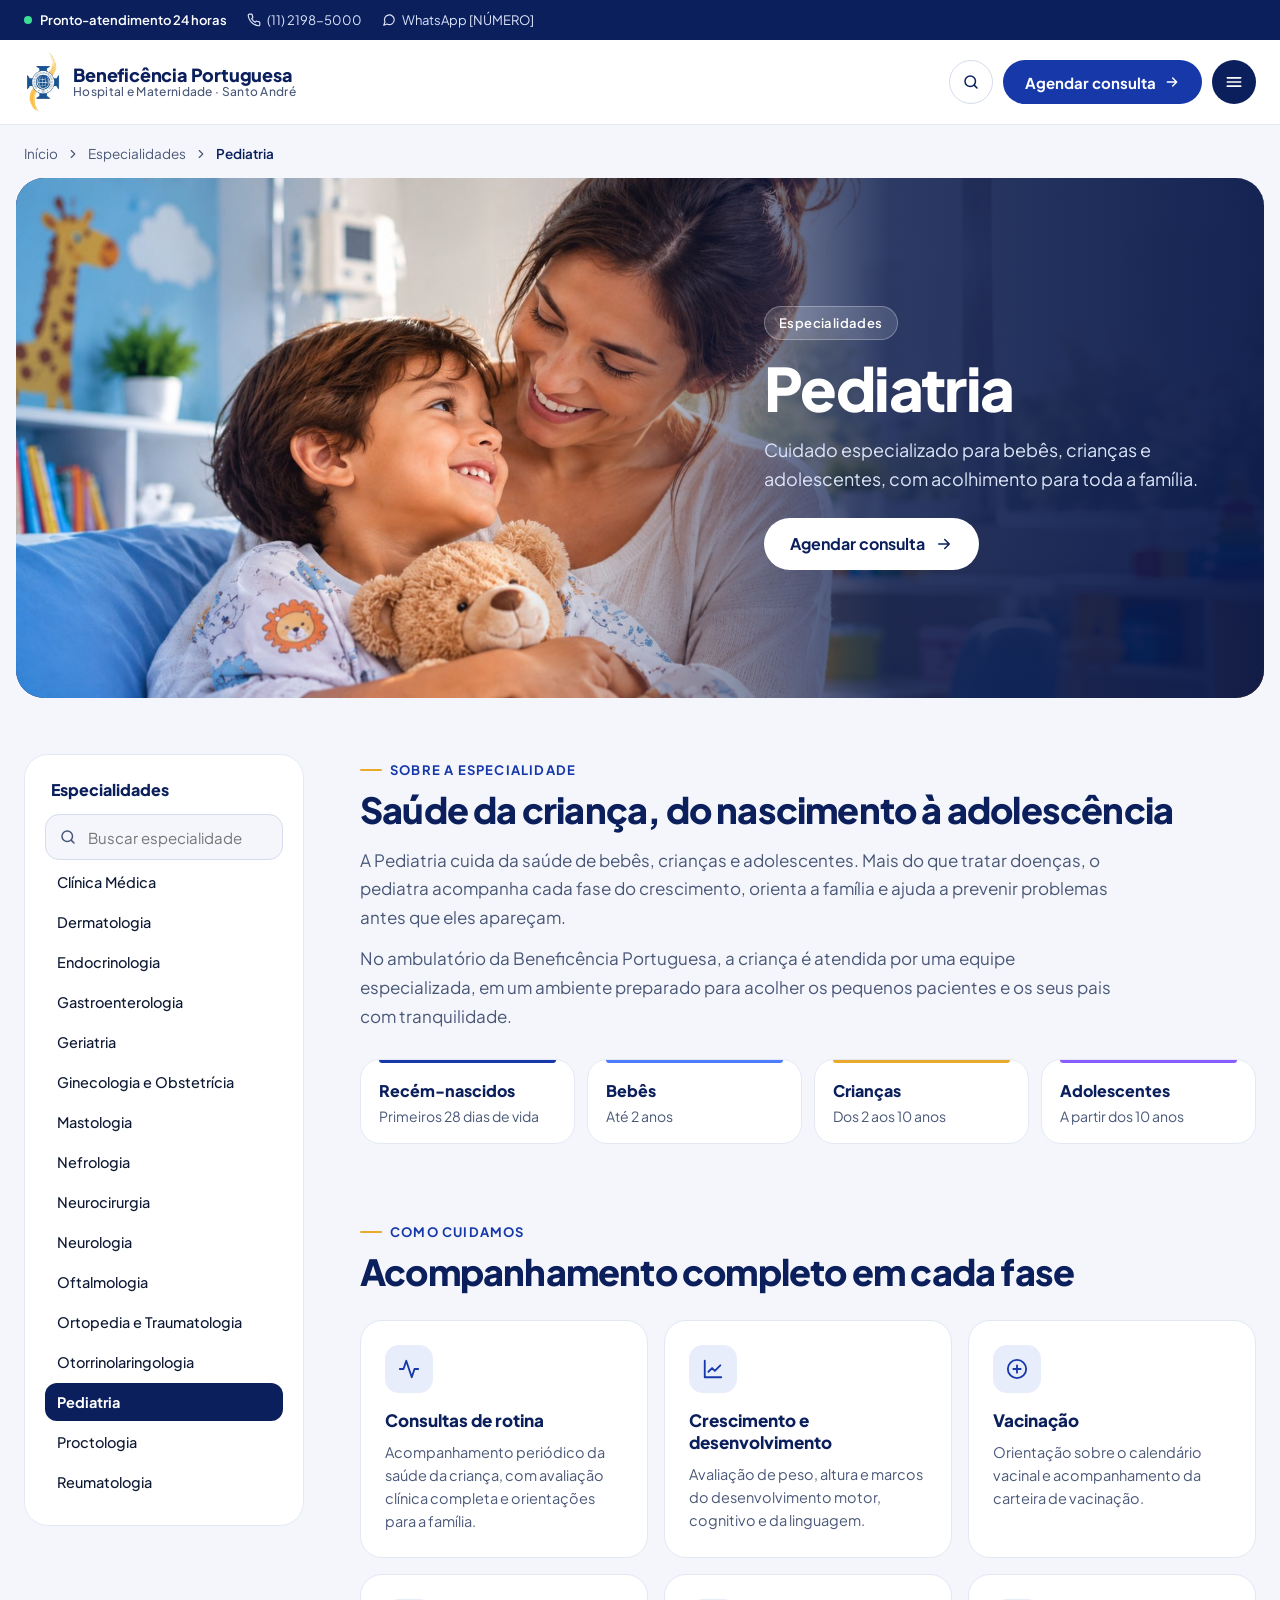
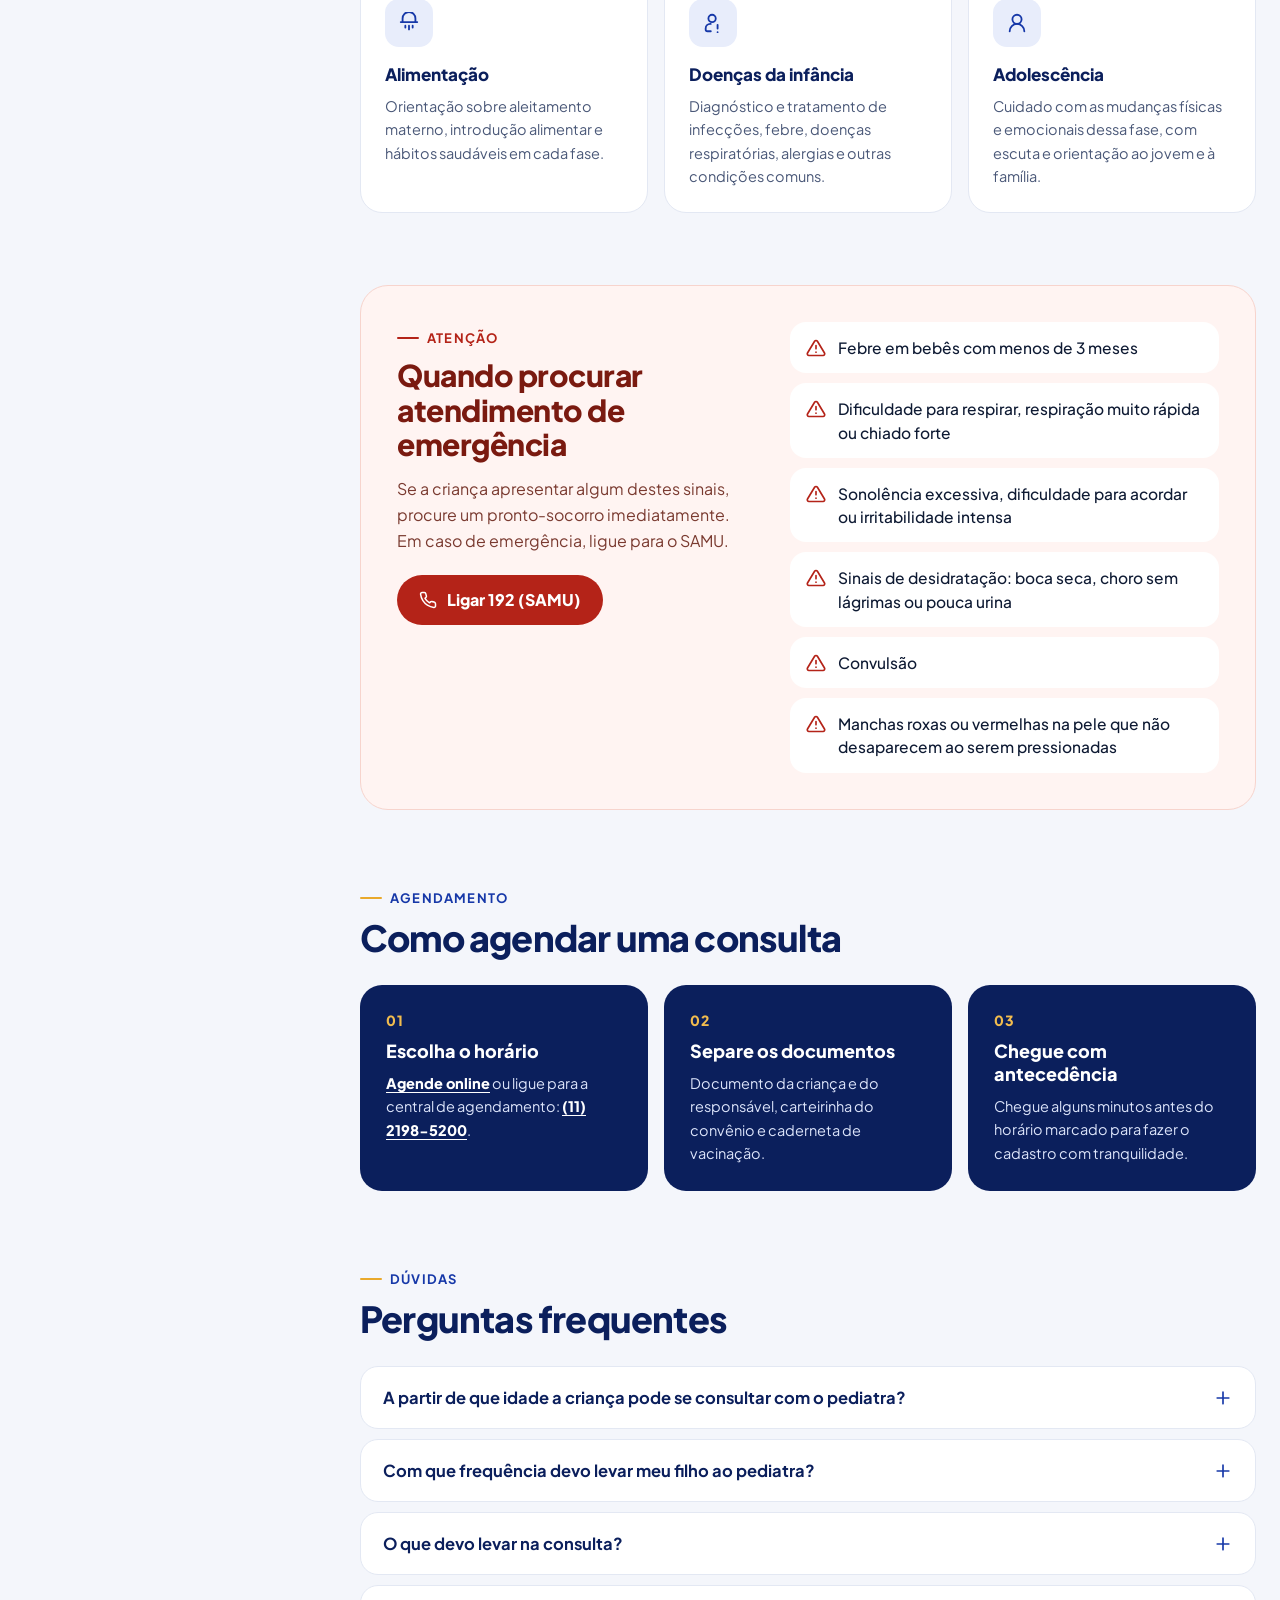
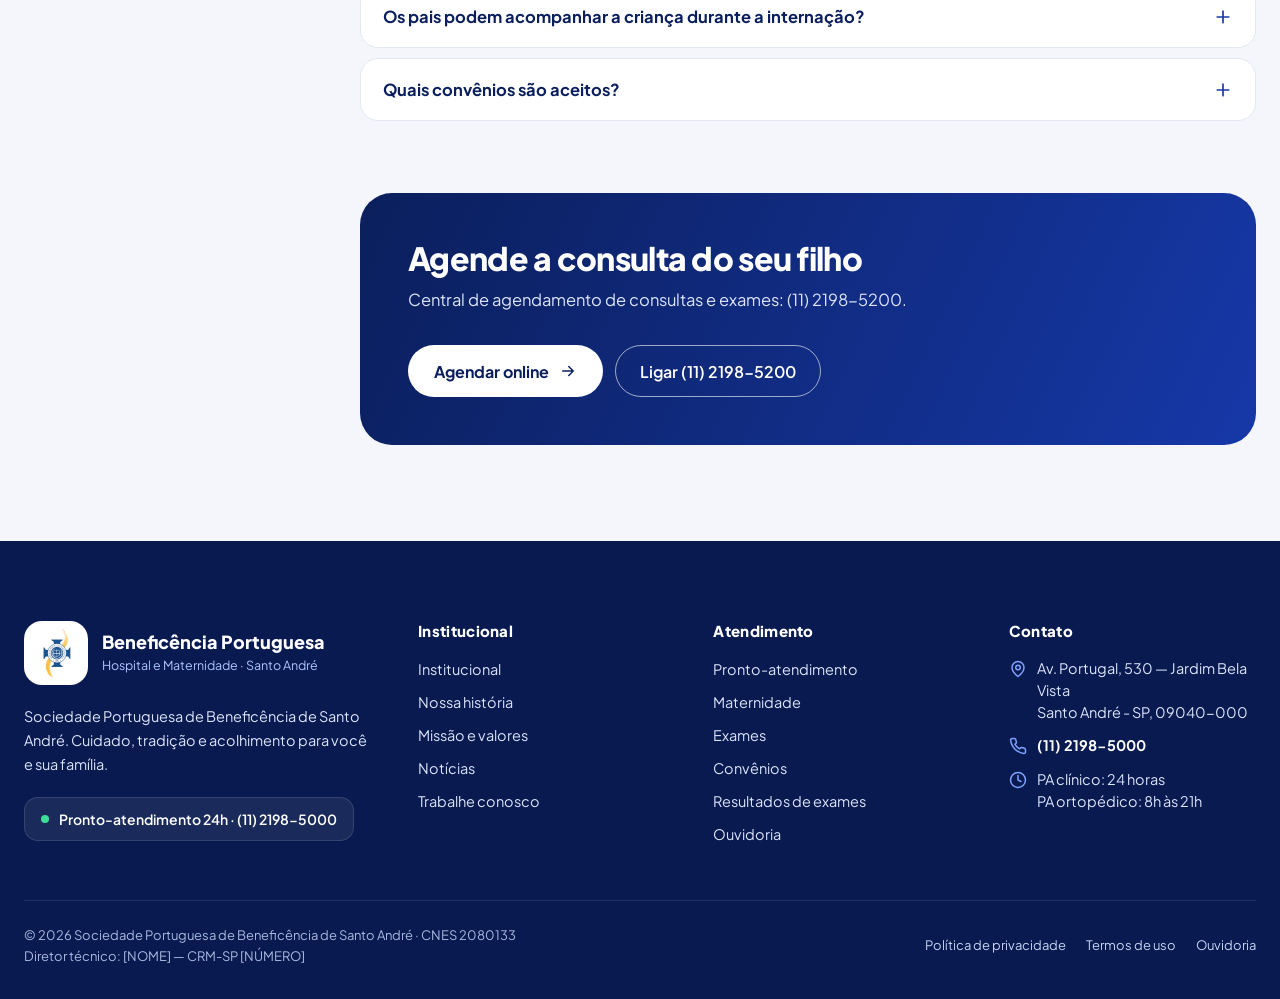
<file: pediatria.html>
<!doctype html>
<html lang="pt-BR">
<head>
<meta charset="utf-8">
<meta name="viewport" content="width=device-width, initial-scale=1">
<script>document.documentElement.classList.add('js')</script>
<title>Pediatria — Beneficência Portuguesa de Santo André</title>
<meta name="description" content="Pediatria no Hospital e Maternidade Beneficência Portuguesa de Santo André: acompanhamento de bebês, crianças e adolescentes. Agendamento: (11) 2198-5200.">
<link rel="preconnect" href="https://fonts.googleapis.com">
<link rel="preconnect" href="https://fonts.gstatic.com" crossorigin>
<link href="https://fonts.googleapis.com/css2?family=Plus+Jakarta+Sans:wght@400;500;600;700;800&display=swap" rel="stylesheet">
<style>
  :root{
    --azul:#1638A8;
    --marinho:#0B1F5C;
    --tinta:#0E1A33;
    --texto-suave:#4A5878;
    --azul-claro:#DCE4FA;
    --fundo:#F4F6FB;
    --borda:#E3E8F3;
    --verde:#1FAE6E;
    --verde-texto:#127A4E;
  }
  *{box-sizing:border-box}
  body{margin:0;background:var(--fundo);color:var(--tinta);font-family:'Plus Jakarta Sans',system-ui,-apple-system,'Segoe UI',sans-serif;-webkit-font-smoothing:antialiased}
  a{color:inherit;text-decoration:none}
  button{font-family:inherit}
  svg{flex-shrink:0}
  .container{max-width:1360px;margin:0 auto;padding:0 24px}
  .sr-only{position:absolute;width:1px;height:1px;padding:0;margin:-1px;overflow:hidden;clip:rect(0,0,0,0);border:0}
  :focus-visible{outline:3px solid #7FA2FF;outline-offset:2px}

  /* ---------- Barra utilitária ---------- */
  .util{background:var(--marinho);color:var(--azul-claro);font-size:13px}
  .util .container{height:40px;display:flex;align-items:center;justify-content:space-between;gap:16px}
  .util-left,.util-right{display:flex;align-items:center;gap:20px}
  .util a{display:inline-flex;align-items:center;gap:6px;color:var(--azul-claro);transition:color .2s}
  .util a:hover{color:#fff}
  .status-24h{display:inline-flex;align-items:center;gap:8px;color:#fff;font-weight:600}
  .ponto{width:8px;height:8px;border-radius:50%;background:#3DDC97;display:inline-block;box-shadow:0 0 0 0 rgba(61,220,151,.6);animation:pulsar 2s infinite}
  @keyframes pulsar{0%{box-shadow:0 0 0 0 rgba(61,220,151,.6)}70%{box-shadow:0 0 0 8px rgba(61,220,151,0)}100%{box-shadow:0 0 0 0 rgba(61,220,151,0)}}

  /* ---------- Cabeçalho ---------- */
  .header{background:#fff;border-bottom:1px solid var(--borda);position:sticky;top:0;z-index:50}
  .header .container{height:84px;display:flex;align-items:center;justify-content:space-between;gap:24px}
  .logo{display:flex;align-items:center;gap:12px}
  .logo-img{height:60px;width:auto;display:block}
  .logo-texto{display:flex;flex-direction:column;line-height:1.15;white-space:nowrap}
  .logo-nome{font-weight:800;font-size:18px;letter-spacing:-.2px;color:var(--marinho)}
  .logo-sub{font-weight:500;font-size:12px;color:var(--texto-suave);letter-spacing:.3px}

  .nav{display:flex;align-items:center;gap:24px;white-space:nowrap;margin:0;padding:0;font-size:15px;font-weight:600}
  .nav > li{list-style:none;position:relative}
  .nav ul{margin:0;padding:0}
  .nav-link{display:inline-flex;align-items:center;gap:4px;padding:10px 0;color:var(--tinta);transition:color .2s;background:none;border:0;font-size:15px;font-weight:600;cursor:pointer}
  .nav-link:hover,.nav-link[aria-expanded="true"]{color:var(--azul)}
  .nav-link svg{transition:transform .2s}
  .nav-link[aria-expanded="true"] svg{transform:rotate(180deg)}
  .submenu{position:absolute;top:100%;left:-16px;min-width:240px;background:#fff;border:1px solid var(--borda);border-radius:16px;box-shadow:0 18px 40px rgba(8,24,74,.14);padding:8px;list-style:none;opacity:0;visibility:hidden;transform:translateY(6px);transition:all .2s}
  .submenu.aberto{opacity:1;visibility:visible;transform:translateY(0)}
  .submenu a{display:block;padding:10px 14px;border-radius:10px;font-weight:500;color:var(--tinta)}
  .submenu a:hover{background:var(--fundo);color:var(--azul)}

  .acoes{display:flex;align-items:center;gap:10px}
  .btn-icone{width:44px;height:44px;border-radius:50%;border:1px solid #D5DCEB;background:#fff;color:var(--marinho);display:inline-flex;align-items:center;justify-content:center;cursor:pointer;transition:background .2s}
  .btn-icone:hover{background:var(--fundo)}
  .btn-agendar{white-space:nowrap;height:44px;padding:0 22px;border-radius:999px;background:var(--azul);color:#fff;font-weight:700;font-size:15px;display:inline-flex;align-items:center;gap:8px;transition:background .2s}
  .btn-agendar:hover{background:var(--marinho)}
  .btn-menu{display:none;width:44px;height:44px;border-radius:50%;border:0;background:var(--marinho);color:#fff;align-items:center;justify-content:center;cursor:pointer}

  /* ---------- Menu mobile (gaveta) ---------- */
  .gaveta{position:fixed;inset:0;z-index:100;visibility:hidden}
  .gaveta.aberta{visibility:visible}
  .gaveta-fundo{position:absolute;inset:0;background:rgba(8,24,74,.5);opacity:0;transition:opacity .25s}
  .gaveta.aberta .gaveta-fundo{opacity:1}
  .gaveta-painel{position:absolute;top:0;right:0;bottom:0;width:min(360px,88vw);background:#fff;padding:20px;display:flex;flex-direction:column;gap:8px;transform:translateX(100%);transition:transform .3s;overflow-y:auto}
  .gaveta.aberta .gaveta-painel{transform:translateX(0)}
  .gaveta-topo{display:flex;justify-content:space-between;align-items:center;margin-bottom:8px}
  .gaveta-painel a.item{display:block;padding:14px 12px;border-radius:12px;font-weight:600;font-size:16px}
  .gaveta-painel a.item:hover{background:var(--fundo);color:var(--azul)}
  .gaveta-painel .btn-agendar{justify-content:center;margin-top:12px;height:50px}

  /* ---------- Slider ---------- */
  .hero-wrap{max-width:1392px;margin:0 auto;padding:16px 16px 32px}
  .hero{position:relative;min-height:640px;border-radius:28px;overflow:hidden;background:var(--marinho);display:flex;flex-direction:column;justify-content:flex-end;isolation:isolate}
  .slide-midia{position:absolute;inset:0;opacity:0;transition:opacity .8s ease;z-index:0}
  .slide-midia.ativo{opacity:1}
  .slide-midia img{width:100%;height:100%;object-fit:cover;object-position:70% 40%;transform:scale(1.04);transition:transform 7s ease}
  .slide-midia.ativo img{transform:scale(1)}
  /* Foto posicionada à direita, com a borda esquerda se dissolvendo no azul */
  .slide-midia.direita{background:var(--marinho)}
  .slide-midia.direita img{position:absolute;top:0;right:0;width:70%;object-position:50% 30%;-webkit-mask-image:linear-gradient(90deg,transparent 0,#000 30%);mask-image:linear-gradient(90deg,transparent 0,#000 30%)}
  /* Slide 3 — coração 3D */
  .slide-coracao{background:radial-gradient(circle at 68% 50%,#3346C8 0%,#1A2C8C 28%,#0B1F5C 62%)}
  .slide-midia.slide-coracao{z-index:2;pointer-events:none}
  .coracao-wrap{position:absolute;top:50%;left:59%;height:90%;aspect-ratio:663/1000;transform:translate(-50%,-50%);animation:flutuar 6s ease-in-out infinite}
  .coracao-img{width:100%;height:100%;object-fit:contain;display:block;transform-origin:50% 60%;filter:drop-shadow(0 0 40px rgba(255,79,154,.35)) drop-shadow(0 0 80px rgba(63,140,255,.35));animation:batimento 1.2s ease-in-out infinite}
  @keyframes flutuar{0%,100%{transform:translate(-50%,-50%) rotate(-2deg)}50%{transform:translate(-50%,-53%) rotate(2deg)}}
  @keyframes batimento{0%,40%,100%{transform:scale(1)}10%{transform:scale(1.045)}20%{transform:scale(1)}28%{transform:scale(1.025)}}
  .card-ecg{position:absolute;top:32px;right:32px;z-index:3;padding:14px 18px 10px;border-radius:18px;background:rgba(255,255,255,.1);border:1px solid rgba(255,255,255,.22);-webkit-backdrop-filter:blur(14px);backdrop-filter:blur(14px);color:#fff;display:flex;flex-direction:column;gap:4px}
  .card-ecg-rotulo{font-size:13px;font-weight:600;color:var(--azul-claro)}
  .linha-ecg{stroke-dasharray:420;stroke-dashoffset:420;animation:ecg 2.4s linear infinite}
  @keyframes ecg{to{stroke-dashoffset:0}}
  .placeholder{position:absolute;inset:0;background:var(--azul);display:flex;align-items:center;justify-content:flex-end;padding-right:8%}
  .placeholder span{width:38%;min-width:260px;aspect-ratio:4/3;border:2px dashed rgba(255,255,255,.55);border-radius:20px;display:flex;align-items:center;justify-content:center;color:#fff;font-size:15px;font-weight:600;text-align:center;padding:16px}
  .scrim{position:absolute;inset:0;z-index:1;background:linear-gradient(90deg,rgba(8,24,74,.94) 0%,rgba(8,24,74,.82) 34%,rgba(8,24,74,.35) 58%,rgba(8,24,74,0) 74%)}

  .hero-conteudo{position:relative;z-index:2;padding:56px 56px 40px;max-width:680px;color:#fff;display:flex;flex-direction:column;gap:22px}
  .slide-texto{display:flex;flex-direction:column;gap:22px;transition:opacity .35s,transform .35s}
  .slide-texto.saindo{opacity:0;transform:translateY(8px)}
  .selo{align-self:flex-start;display:inline-flex;align-items:center;gap:8px;padding:8px 14px;border-radius:999px;background:rgba(255,255,255,.14);border:1px solid rgba(255,255,255,.28);font-size:13px;font-weight:600;letter-spacing:.4px}
  .hero h1,.hero h2.titulo{margin:0;font-size:56px;line-height:1.05;font-weight:800;letter-spacing:-1.4px}
  .hero p{margin:0;font-size:18px;line-height:1.55;color:var(--azul-claro);max-width:520px}
  .botoes{display:flex;flex-wrap:wrap;gap:12px;margin-top:4px}
  .btn-branco{height:52px;padding:0 26px;border-radius:999px;background:#fff;color:var(--marinho);font-weight:700;font-size:16px;display:inline-flex;align-items:center;gap:10px;transition:transform .2s}
  .btn-branco:hover{transform:translateY(-1px)}
  .btn-contorno{height:52px;padding:0 24px;border-radius:999px;border:1.5px solid rgba(255,255,255,.6);color:#fff;font-weight:600;font-size:16px;display:inline-flex;align-items:center;transition:background .2s}
  .btn-contorno:hover{background:rgba(255,255,255,.1)}


  .controles{display:flex;align-items:center;gap:16px;margin-top:32px}
  .contador{font-size:14px;font-weight:700;letter-spacing:1px;font-variant-numeric:tabular-nums}
  .pontos{display:flex;gap:6px;align-items:center}
  .pontos button{height:6px;width:14px;border:0;padding:0;cursor:pointer;border-radius:999px;background:rgba(255,255,255,.4);transition:all .3s;position:relative}
  .pontos button::before{content:"";position:absolute;inset:-19px -4px}
  .pontos button[aria-current="true"]{width:36px;background:#fff}
  .setas{display:flex;gap:8px;margin-left:8px}
  .seta{width:44px;height:44px;border-radius:50%;border:1px solid rgba(255,255,255,.4);background:transparent;color:#fff;display:inline-flex;align-items:center;justify-content:center;cursor:pointer;transition:background .2s}
  .seta:hover{background:rgba(255,255,255,.12)}
  .seta.cheia{background:#fff;color:var(--marinho);border:0}
  .seta.cheia:hover{background:var(--azul-claro)}

  .card-pa{position:absolute;z-index:2;right:32px;bottom:32px;width:320px;background:#fff;border-radius:20px;padding:20px;box-shadow:0 18px 40px rgba(8,24,74,.22);display:flex;flex-direction:column;gap:14px}
  .card-pa-topo{display:flex;align-items:center;gap:12px}
  .card-pa-icone{width:44px;height:44px;border-radius:12px;background:#E8EDFB;color:var(--azul);display:inline-flex;align-items:center;justify-content:center}
  .card-pa strong{display:block;font-weight:800;font-size:16px;color:var(--marinho)}
  .card-pa .aberto{display:inline-flex;align-items:center;gap:6px;font-size:13px;font-weight:600;color:var(--verde-texto)}
  .card-pa .aberto i{width:7px;height:7px;border-radius:50%;background:var(--verde);display:inline-block}
  .card-pa p{margin:0;font-size:14px;line-height:1.5;color:var(--texto-suave)}
  .card-pa .ligar{height:46px;border-radius:12px;background:var(--marinho);color:#fff;font-weight:700;font-size:15px;display:flex;align-items:center;justify-content:center;gap:8px;transition:background .2s}
  .card-pa .ligar:hover{background:var(--azul)}


  /* =========================================================
     HOME — seções abaixo do slider
     ========================================================= */
  html{scroll-behavior:smooth;scroll-padding-top:100px}
  .secao{padding:96px 0}
  .secao-branca{background:#fff}
  .kicker{display:inline-flex;align-items:center;gap:8px;font-size:13px;font-weight:700;letter-spacing:1.2px;text-transform:uppercase;color:var(--azul)}
  .kicker::before{content:"";width:22px;height:2px;background:#E9A92B;border-radius:2px}
  .titulo-secao{margin:14px 0 0;font-size:44px;line-height:1.08;font-weight:800;letter-spacing:-1.1px;color:var(--marinho)}
  .lead{margin:18px 0 0;font-size:18px;line-height:1.6;color:var(--texto-suave);max-width:620px}
  .cabeca-secao{display:flex;justify-content:space-between;align-items:flex-end;gap:24px 32px;flex-wrap:wrap;margin-bottom:48px}
  .link-seta{display:inline-flex;align-items:center;gap:8px;font-weight:700;color:var(--azul);transition:gap .2s}
  .link-seta:hover{gap:12px}
  .btn-azul{height:52px;padding:0 26px;border-radius:999px;background:var(--azul);color:#fff;font-weight:700;font-size:16px;display:inline-flex;align-items:center;gap:10px;transition:background .2s}
  .btn-azul:hover{background:var(--marinho)}

  /* Atendimento rápido */
  .atalhos{padding:8px 0 24px}
  .atalhos-grid{display:grid;grid-template-columns:repeat(4,minmax(0,1fr));gap:16px}
  .atalho{background:#fff;border:1px solid var(--borda);border-radius:22px;padding:24px;display:flex;flex-direction:column;gap:12px;transition:transform .25s,box-shadow .25s,border-color .25s}
  a.atalho:hover{transform:translateY(-4px);box-shadow:0 18px 40px rgba(8,24,74,.1);border-color:#C9D4F2}
  .atalho-icone{width:48px;height:48px;border-radius:14px;background:#E8EDFB;color:var(--azul);display:inline-flex;align-items:center;justify-content:center;flex-shrink:0}
  .atalho.destaque{background:var(--marinho);border-color:var(--marinho);color:#fff}
  .atalho.destaque .atalho-icone{background:rgba(255,255,255,.12);color:#fff}
  .atalho h3{margin:4px 0 0;font-size:18px;font-weight:800;color:var(--marinho)}
  .atalho.destaque h3{color:#fff}
  .atalho p{margin:0;font-size:14.5px;line-height:1.5;color:var(--texto-suave)}
  .atalho.destaque p{color:var(--azul-claro)}
  .atalho .tel{margin-top:auto;padding-top:6px;font-weight:800;font-size:17px;display:flex;flex-direction:column;gap:2px;color:var(--marinho)}
  .atalho.destaque .tel{color:#fff}
  .atalho .tel small{font-weight:500;font-size:13px;opacity:.8}
  .atalho .tel a{color:inherit}
  .atalho .mais{margin-top:auto;padding-top:6px;font-weight:700;font-size:15px;color:var(--azul);display:inline-flex;align-items:center;gap:6px}

  /* O Hospital */
  .sobre{display:grid;grid-template-columns:minmax(0,1.05fr) minmax(0,1fr);gap:72px;align-items:center}
  .sobre-foto{position:relative}
  .sobre-foto > img{width:100%;aspect-ratio:5/4;object-fit:cover;object-position:62% 50%;border-radius:28px;display:block}
  .selo-ano{position:absolute;left:-20px;bottom:32px;background:#fff;border-radius:22px;padding:16px 22px;box-shadow:0 18px 40px rgba(8,24,74,.16);display:flex;align-items:center;gap:14px}
  .selo-ano img{width:34px;height:auto}
  .selo-ano strong{display:block;font-size:24px;font-weight:800;color:var(--marinho);line-height:1.1}
  .selo-ano span{font-size:13px;color:var(--texto-suave);font-weight:500}
  .lista-check{list-style:none;margin:28px 0 32px;padding:0;display:flex;flex-direction:column;gap:14px}
  .lista-check li{display:flex;gap:12px;align-items:flex-start;font-size:16px;font-weight:600;color:var(--tinta)}
  .lista-check svg{color:var(--azul);margin-top:1px}

  /* Serviços */
  .servicos-grid{display:grid;grid-template-columns:repeat(3,minmax(0,1fr));gap:20px}
  .servico{position:relative;background:var(--fundo);border-radius:24px;padding:32px;display:flex;flex-direction:column;gap:12px;overflow:hidden;transition:background .3s,transform .3s}
  .servico:hover{background:var(--marinho);transform:translateY(-4px)}
  .servico-icone{width:56px;height:56px;border-radius:16px;background:#fff;color:var(--azul);display:inline-flex;align-items:center;justify-content:center;transition:background .3s,color .3s}
  .servico:hover .servico-icone{background:rgba(255,255,255,.12);color:#fff}
  .servico h3{margin:10px 0 0;font-size:21px;font-weight:800;color:var(--marinho);transition:color .3s}
  .servico p{margin:0;font-size:15px;line-height:1.6;color:var(--texto-suave);transition:color .3s}
  .servico .mais{margin-top:auto;padding-top:6px;font-weight:700;font-size:15px;color:var(--azul);display:inline-flex;align-items:center;gap:6px;transition:color .3s}
  .servico:hover h3,.servico:hover .mais{color:#fff}
  .servico:hover p{color:var(--azul-claro)}
  .servico .num{position:absolute;top:28px;right:30px;font-size:14px;font-weight:700;color:#97A6CB;font-variant-numeric:tabular-nums;transition:color .3s}
  .servico:hover .num{color:rgba(255,255,255,.55)}

  /* Maternidade */
  .mat{position:relative;border-radius:32px;overflow:hidden;background:var(--marinho);color:#fff;display:grid;grid-template-columns:minmax(0,1fr) minmax(0,1fr);min-height:560px}
  .mat-texto{padding:72px 64px;display:flex;flex-direction:column;justify-content:center;gap:20px;position:relative;z-index:1}
  .mat .kicker{color:#AFC3FF}
  .mat h2{margin:0;font-size:44px;line-height:1.08;font-weight:800;letter-spacing:-1.1px}
  .mat p{margin:0;font-size:17px;line-height:1.6;color:var(--azul-claro)}
  .mat-etapas{display:grid;grid-template-columns:repeat(3,minmax(0,1fr));gap:12px;margin:8px 0 12px}
  .mat-etapa{background:rgba(255,255,255,.08);border:1px solid rgba(255,255,255,.16);border-radius:18px;padding:16px}
  .mat-etapa b{display:block;font-size:13px;color:#F2BC4E;font-weight:800;letter-spacing:1px;margin-bottom:6px}
  .mat-etapa span{font-size:15px;font-weight:700}
  .mat-foto{position:relative}
  .mat-foto img{position:absolute;inset:0;width:100%;height:100%;object-fit:cover;object-position:45% 30%;-webkit-mask-image:linear-gradient(90deg,transparent 0,#000 22%);mask-image:linear-gradient(90deg,transparent 0,#000 22%)}

  /* Convênios */
  .conv{display:grid;grid-template-columns:minmax(0,.9fr) minmax(0,1.1fr);gap:64px;align-items:center}
  .conv-lista{display:flex;flex-wrap:wrap;gap:12px}
  .conv-item{padding:16px 22px;border-radius:16px;background:var(--fundo);border:1px solid var(--borda);font-weight:700;font-size:16px;color:var(--marinho);transition:border-color .2s,transform .2s}
  .conv-item:hover{border-color:var(--azul);transform:translateY(-2px)}
  .aviso{display:flex;gap:12px;align-items:flex-start;margin-top:28px;padding:16px 18px;border-radius:16px;background:#FFF6E3;color:#6B4A06;font-size:14.5px;line-height:1.5}
  .aviso svg{color:#B7791F;margin-top:1px;flex-shrink:0}

  /* Contato */
  .contato{display:grid;grid-template-columns:minmax(0,1fr) minmax(0,1.3fr);gap:24px;align-items:stretch}
  .contato-card{background:#fff;border:1px solid var(--borda);border-radius:28px;padding:40px;display:flex;flex-direction:column;gap:28px}
  .contato-linha{display:flex;gap:16px;align-items:flex-start}
  .contato-linha h3{margin:0 0 4px;font-size:16px;font-weight:800;color:var(--marinho)}
  .contato-linha p{margin:0;font-size:15px;line-height:1.6;color:var(--texto-suave)}
  .contato-linha a{color:var(--azul);font-weight:700}
  .mapa{border-radius:28px;overflow:hidden;min-height:440px;background:#DCE4FA;border:1px solid var(--borda)}
  .mapa iframe{width:100%;height:100%;min-height:440px;border:0;display:block}

  /* Rodapé */
  .rodape{background:#081A4F;color:var(--azul-claro);padding:80px 0 0;margin-top:24px}
  .rodape-grid{display:grid;grid-template-columns:minmax(0,1.4fr) repeat(3,minmax(0,1fr));gap:48px;padding-bottom:56px}
  .rodape-marca{display:flex;flex-direction:column;gap:20px}
  .rodape-logo{display:flex;align-items:center;gap:14px}
  .rodape-logo .badge{width:64px;height:64px;border-radius:18px;background:#fff;display:inline-flex;align-items:center;justify-content:center;flex-shrink:0}
  .rodape-logo img{height:50px;width:auto}
  .rodape-logo strong{display:block;color:#fff;font-size:18px;font-weight:800;line-height:1.15}
  .rodape-logo small{font-size:12.5px;color:#AFC3FF}
  .rodape p{margin:0;font-size:14.5px;line-height:1.65}
  .rodape h4{margin:0 0 18px;color:#fff;font-size:15px;font-weight:800;letter-spacing:.3px}
  .rodape ul{list-style:none;margin:0;padding:0;display:flex;flex-direction:column;gap:12px}
  .rodape ul a{font-size:14.5px;color:var(--azul-claro);transition:color .2s}
  .rodape ul a:hover{color:#fff}
  .rodape-contato li{display:flex;gap:10px;font-size:14.5px;line-height:1.5}
  .rodape-contato svg{color:#7FA2FF;margin-top:2px}
  .rodape-contato a{color:#fff !important;font-weight:700}
  .rodape-emerg{display:inline-flex;align-items:center;gap:10px;padding:12px 16px;border-radius:14px;background:rgba(255,255,255,.07);border:1px solid rgba(255,255,255,.12);font-size:14px;color:#fff;font-weight:600;align-self:flex-start;transition:background .2s}
  .rodape-emerg:hover{background:rgba(255,255,255,.12)}
  .rodape-base{border-top:1px solid rgba(255,255,255,.1);padding:24px 0 32px;display:flex;justify-content:space-between;align-items:center;gap:16px;flex-wrap:wrap;font-size:13px;line-height:1.6;color:#A9B8DE}
  .rodape-base a{color:#C5D2F2}
  .rodape-base a:hover{color:#fff}
  .rodape-base .legal{display:flex;gap:20px;flex-wrap:wrap}

  /* Animação de entrada */
  .js .revelar{opacity:0;transform:translateY(22px);transition:opacity .7s ease,transform .7s ease}
  .js .revelar.visivel{opacity:1;transform:none}

  @media (max-width:1100px){
    .atalhos-grid,.servicos-grid{grid-template-columns:repeat(2,minmax(0,1fr))}
    .sobre,.conv,.contato{grid-template-columns:minmax(0,1fr);gap:48px}
    .contato{gap:24px}
    .mat{grid-template-columns:minmax(0,1fr)}
    .mat-foto{min-height:380px;order:-1}
    .mat-foto img{-webkit-mask-image:linear-gradient(180deg,#000 55%,transparent 100%);mask-image:linear-gradient(180deg,#000 55%,transparent 100%)}
    .mat-texto{padding:8px 48px 56px}
    .rodape-grid{grid-template-columns:repeat(2,minmax(0,1fr))}
  }
  @media (max-width:760px){
    .secao{padding:64px 0}
    .titulo-secao,.mat h2{font-size:32px;letter-spacing:-.6px}
    .lead{font-size:16px}
    .atalhos-grid,.servicos-grid{grid-template-columns:minmax(0,1fr)}
    .container{padding:0 18px}
    .selo-ano{left:12px;bottom:12px;padding:12px 16px}
    .selo-ano strong{font-size:20px}
    .mat{border-radius:24px}
    .mat-foto{min-height:280px}
    .mat-texto{padding:8px 24px 40px}
    .mat-etapas{grid-template-columns:repeat(3,minmax(0,1fr));gap:8px}
    .mat-etapa{padding:12px}
    .mat-etapa span{font-size:13px}
    .contato-card{padding:28px}
    .mapa,.mapa iframe{min-height:320px}
    .rodape{padding-top:56px}
    .rodape-grid{grid-template-columns:minmax(0,1fr);gap:36px}
  }

  /* ---------- Responsivo ---------- */
  @media (max-width:1320px){
    .nav{display:none}
    .btn-menu{display:inline-flex}
    .util-right{display:none}
  }
  @media (max-width:760px){
    .util .container{height:auto;padding-top:8px;padding-bottom:8px}
    .util-left{gap:14px;flex-wrap:wrap}
    .header .container{height:72px}
    .logo-img{height:50px}
    .logo{gap:10px;min-width:0}
    .logo-texto{white-space:normal;min-width:0}
    .logo-nome{font-size:15px}
    .logo-sub{font-size:11px}
    .btn-agendar.desktop{display:none}
    .hero-wrap{padding:12px 12px 24px}
    .hero{min-height:960px;border-radius:22px}
    .scrim{background:linear-gradient(180deg,rgba(8,24,74,.35) 0%,rgba(8,24,74,.85) 45%,rgba(8,24,74,.96) 100%)}
    .hero-conteudo{padding:32px 22px 24px}
    .hero h1,.hero h2.titulo{font-size:36px;letter-spacing:-.8px}
    .hero p{font-size:16px}
    .placeholder{justify-content:center;align-items:flex-start;padding:40px 0 0}
    .placeholder span{width:70%;min-width:0}
    .slide-midia.direita img{width:100%;object-position:55% 0;-webkit-mask-image:none;mask-image:none}
    .slide-coracao{background:radial-gradient(circle at 50% 22%,#3346C8 0%,#1A2C8C 30%,#0B1F5C 65%)}
    .card-ecg{display:none}
    .coracao-wrap{left:50%;top:150px;height:260px}
    .card-pa{position:relative;right:auto;bottom:auto;width:auto;margin:0 16px 16px}
  }
  @media (prefers-reduced-motion:reduce){
    *{transition:none !important;animation:none !important}
  }

  /* =========================================================
     PÁGINA DE ESPECIALIDADE
     ========================================================= */
  .migalha{display:flex;align-items:center;gap:8px;flex-wrap:wrap;font-size:13.5px;color:var(--texto-suave);padding:20px 0 0}
  .migalha a{color:var(--texto-suave)}
  .migalha a:hover{color:var(--azul)}
  .migalha [aria-current]{color:var(--marinho);font-weight:600}

  /* Banner com foto inteira e texto à direita */
  .esp-banner-wrap{max-width:1392px;margin:0 auto;padding:16px 16px 0}
  .esp-banner{position:relative;border-radius:28px;overflow:hidden;min-height:520px;display:flex;align-items:center;justify-content:flex-end;background:var(--marinho);isolation:isolate}
  .esp-banner > img{position:absolute;inset:0;width:100%;height:100%;object-fit:cover;object-position:30% 30%;z-index:-2}
  .esp-banner::before{content:"";position:absolute;inset:0;z-index:-1;background:linear-gradient(270deg,rgba(8,24,74,.95) 0%,rgba(8,24,74,.85) 30%,rgba(8,24,74,.25) 50%,rgba(8,24,74,0) 62%)}
  .esp-banner-texto{width:min(500px,42%);padding:56px 56px 56px 0;color:#fff;display:flex;flex-direction:column;gap:18px}
  .esp-banner .selo{align-self:flex-start}
  .esp-banner h1{margin:0;font-size:60px;line-height:1;font-weight:800;letter-spacing:-1.6px}
  .esp-banner p{margin:0;font-size:18px;line-height:1.6;color:var(--azul-claro)}
  .esp-banner .botoes{margin-top:6px}

  /* Layout com barra lateral */
  .esp-layout{display:grid;grid-template-columns:280px minmax(0,1fr);gap:56px;align-items:start;padding-top:56px;padding-bottom:72px}
  .esp-lateral{position:sticky;top:108px;background:#fff;border:1px solid var(--borda);border-radius:24px;padding:20px;max-height:calc(100vh - 128px);display:flex;flex-direction:column;gap:14px}
  .esp-lateral h2{margin:0;font-size:16px;font-weight:800;color:var(--marinho);padding:4px 6px 0}
  .busca{position:relative}
  .busca svg{position:absolute;left:14px;top:50%;transform:translateY(-50%);color:var(--texto-suave);pointer-events:none}
  .busca input{width:100%;height:46px;border-radius:14px;border:1px solid #D5DCEB;background:var(--fundo);padding:0 14px 0 42px;font:inherit;font-size:15px;color:var(--tinta)}
  .busca input:focus{outline:none;border-color:var(--azul);background:#fff;box-shadow:0 0 0 3px rgba(22,56,168,.15)}
  .esp-lista{list-style:none;margin:0;padding:0;overflow-y:auto;display:flex;flex-direction:column;gap:2px;margin-right:-8px;padding-right:8px}
  .esp-lista a{display:flex;align-items:center;justify-content:space-between;gap:8px;padding:10px 12px;border-radius:12px;font-size:14.5px;font-weight:500;color:var(--tinta);transition:background .15s,color .15s}
  .esp-lista a:hover{background:var(--fundo);color:var(--azul)}
  .esp-lista a[aria-current]{background:var(--marinho);color:#fff;font-weight:700}
  .esp-vazio{font-size:14px;color:var(--texto-suave);padding:8px 12px;display:none}
  .esp-select{display:none}

  /* Conteúdo */
  .esp-conteudo{display:flex;flex-direction:column;gap:72px}
  .esp-bloco h2{margin:12px 0 0;font-size:36px;line-height:1.1;font-weight:800;letter-spacing:-.8px;color:var(--marinho)}
  .esp-bloco > p{margin:16px 0 0;font-size:17px;line-height:1.7;color:var(--texto-suave);max-width:760px}
  .esp-bloco > p + p{margin-top:12px}

  .faixas{display:grid;grid-template-columns:repeat(4,minmax(0,1fr));gap:12px;margin-top:28px}
  .faixa{position:relative;background:#fff;border:1px solid var(--borda);border-radius:20px;padding:20px 18px 18px;display:flex;flex-direction:column;gap:6px}
  .faixa::before{content:"";position:absolute;left:18px;right:18px;top:0;height:3px;border-radius:0 0 3px 3px;background:var(--azul)}
  .faixa:nth-child(2)::before{background:#4C7DFF}.faixa:nth-child(3)::before{background:#E9A92B}.faixa:nth-child(4)::before{background:#8A5CFF}
  .faixa strong{font-size:16px;font-weight:800;color:var(--marinho)}
  .faixa span{font-size:14px;color:var(--texto-suave)}

  .cuidados{display:grid;grid-template-columns:repeat(3,minmax(0,1fr));gap:16px;margin-top:28px}
  .cuidado{background:#fff;border:1px solid var(--borda);border-radius:22px;padding:24px;display:flex;flex-direction:column;gap:10px}
  .cuidado .atalho-icone{margin-bottom:6px}
  .cuidado h3{margin:0;font-size:17px;font-weight:800;color:var(--marinho)}
  .cuidado p{margin:0;font-size:14.5px;line-height:1.6;color:var(--texto-suave)}

  .alerta{border-radius:28px;background:#FFF4F2;border:1px solid #F7D4CD;padding:36px;display:grid;grid-template-columns:minmax(0,1fr) minmax(0,1.2fr);gap:36px;align-items:start}
  .alerta .kicker{color:#B42318}
  .alerta .kicker::before{background:#B42318}
  .alerta h2{color:#7A1A10 !important;font-size:30px !important}
  .alerta-intro p{margin:14px 0 0;font-size:16px;line-height:1.65;color:#7A3A30}
  .alerta-tel{display:inline-flex;align-items:center;gap:10px;margin-top:20px;height:50px;padding:0 22px;border-radius:999px;background:#B42318;color:#fff;font-weight:800;font-size:16px;transition:background .2s}
  .alerta-tel:hover{background:#912018}
  .sinais{list-style:none;margin:0;padding:0;display:flex;flex-direction:column;gap:10px}
  .sinais li{display:flex;gap:12px;align-items:flex-start;background:#fff;border-radius:16px;padding:14px 16px;font-size:15.5px;line-height:1.5;color:var(--tinta);font-weight:500}
  .sinais svg{color:#B42318;margin-top:2px}

  .passos{list-style:none;margin:28px 0 0;padding:0;display:grid;grid-template-columns:repeat(3,minmax(0,1fr));gap:16px;counter-reset:passo}
  .passo{background:var(--marinho);color:#fff;border-radius:22px;padding:26px;display:flex;flex-direction:column;gap:10px;counter-increment:passo}
  .passo::before{content:"0" counter(passo);font-size:14px;font-weight:800;letter-spacing:1px;color:#F2BC4E}
  .passo h3{margin:0;font-size:18px;font-weight:800}
  .passo p{margin:0;font-size:14.5px;line-height:1.6;color:var(--azul-claro)}
  .passo a{color:#fff;font-weight:800;text-decoration:underline;text-underline-offset:3px}

  .faq{margin-top:28px;display:flex;flex-direction:column;gap:10px}
  .faq details{background:#fff;border:1px solid var(--borda);border-radius:18px;transition:border-color .2s}
  .faq details[open]{border-color:#C9D4F2}
  .faq summary{list-style:none;cursor:pointer;padding:20px 22px;display:flex;justify-content:space-between;align-items:center;gap:16px;font-size:16.5px;font-weight:700;color:var(--marinho)}
  .faq summary::-webkit-details-marker{display:none}
  .faq summary svg{flex-shrink:0;color:var(--azul);transition:transform .25s}
  .faq details[open] summary svg{transform:rotate(45deg)}
  .faq details p{margin:0;padding:0 22px 22px;font-size:15.5px;line-height:1.7;color:var(--texto-suave)}
  .faq details a{color:var(--azul);font-weight:700}

  .chamada{border-radius:32px;background:linear-gradient(115deg,#0B1F5C,#1638A8);color:#fff;padding:48px;display:flex;align-items:center;justify-content:space-between;gap:28px;flex-wrap:wrap}
  .chamada h2{margin:0;font-size:32px;line-height:1.1;font-weight:800;letter-spacing:-.7px}
  .chamada p{margin:10px 0 0;font-size:16.5px;color:var(--azul-claro);max-width:520px;line-height:1.6}

  @media (max-width:1100px){
    .esp-layout{grid-template-columns:minmax(0,1fr);gap:32px;padding-top:32px}
    .esp-lateral{display:none}
    .esp-select{display:block}
    .faixas{grid-template-columns:repeat(2,minmax(0,1fr))}
    .cuidados{grid-template-columns:repeat(2,minmax(0,1fr))}
    .alerta{grid-template-columns:minmax(0,1fr)}
    .esp-banner-texto{width:min(460px,50%)}
  }
  .esp-select label{display:block;font-size:13px;font-weight:700;letter-spacing:1px;text-transform:uppercase;color:var(--azul);margin-bottom:8px}
  .esp-select select{width:100%;height:52px;border-radius:14px;border:1px solid #D5DCEB;background:#fff;padding:0 16px;font:inherit;font-size:16px;font-weight:600;color:var(--marinho)}
  @media (max-width:760px){
    .esp-banner-wrap{padding:12px 12px 0}
    .esp-banner{flex-direction:column;align-items:stretch;justify-content:flex-start;min-height:0;border-radius:22px}
    .esp-banner > img{position:relative;height:250px;object-position:28% 30%}
    .esp-banner::before{background:linear-gradient(180deg,rgba(8,24,74,0) 0px,rgba(8,24,74,0) 170px,var(--marinho) 250px)}
    .esp-banner-texto{width:auto;padding:4px 22px 32px}
    .esp-banner h1{font-size:42px}
    .esp-banner p{font-size:16px}
    .esp-conteudo{gap:56px}
    .esp-bloco h2{font-size:28px}
    .faixas{grid-template-columns:repeat(2,minmax(0,1fr))}
    .cuidados,.passos{grid-template-columns:minmax(0,1fr)}
    .alerta{padding:24px;border-radius:22px}
    .alerta h2{font-size:24px !important}
    .chamada{padding:32px 24px;border-radius:24px}
    .chamada h2{font-size:26px}
  }
</style>
<link rel="stylesheet" href="agendamento.css">
</head>
<body>

<!-- ===================== BARRA UTILITÁRIA ===================== -->
<div class="util">
  <div class="container">
    <div class="util-left">
      <span class="status-24h"><span class="ponto" aria-hidden="true"></span>Pronto-atendimento 24 horas</span>
      <a href="tel:+551121985000">
        <svg aria-hidden="true" width="14" height="14" viewBox="0 0 24 24" fill="none" stroke="currentColor" stroke-width="2" stroke-linecap="round" stroke-linejoin="round"><path d="M22 16.9v3a2 2 0 0 1-2.2 2 19.8 19.8 0 0 1-8.6-3.1 19.5 19.5 0 0 1-6-6A19.8 19.8 0 0 1 2.1 4.2 2 2 0 0 1 4.1 2h3a2 2 0 0 1 2 1.7c.1.9.4 1.8.7 2.7a2 2 0 0 1-.5 2.1L8 9.8a16 16 0 0 0 6 6l1.3-1.3a2 2 0 0 1 2.1-.4c.9.3 1.8.6 2.7.7a2 2 0 0 1 1.7 2z"/></svg>
        (11) 2198-5000
      </a>
      <a href="https://wa.me/[NUMERO]" target="_blank" rel="noopener">
        <svg aria-hidden="true" width="14" height="14" viewBox="0 0 24 24" fill="none" stroke="currentColor" stroke-width="2" stroke-linecap="round" stroke-linejoin="round"><path d="M21 11.5a8.4 8.4 0 0 1-12.4 7.4L3 21l2.1-5.5A8.4 8.4 0 1 1 21 11.5z"/></svg>
        WhatsApp [NÚMERO]
      </a>
    </div>
    <div class="util-right">
      <a href="exames.html#resultados">Resultados de exames</a>
      <a href="#">Trabalhe conosco</a>
      <a href="#">Ouvidoria</a>
    </div>
  </div>
</div>

<!-- ===================== CABEÇALHO / MENU ===================== -->
<header class="header">
  <div class="container">
    <a href="index.html" class="logo" aria-label="Beneficência Portuguesa de Santo André — página inicial">
      <img class="logo-img" src="img/logo.png" alt="" width="37" height="60">
      <span class="logo-texto">
        <span class="logo-nome">Beneficência Portuguesa</span>
        <span class="logo-sub">Hospital e Maternidade · Santo André</span>
      </span>
    </a>

    <nav aria-label="Menu principal">
      <ul class="nav">
        <li>
          <button class="nav-link" type="button" aria-expanded="false" aria-controls="sub-hospital">O Hospital
            <svg aria-hidden="true" width="14" height="14" viewBox="0 0 24 24" fill="none" stroke="currentColor" stroke-width="2.2" stroke-linecap="round" stroke-linejoin="round"><path d="m6 9 6 6 6-6"/></svg>
          </button>
          <ul class="submenu" id="sub-hospital">
            <li><a href="institucional.html#historia">Nossa História</a></li>
            <li><a href="institucional.html#presidente">Palavra da Presidente</a></li>
            <li><a href="institucional.html#superintendencia">Palavra da Superintendência</a></li>
            <li><a href="institucional.html#missao">Visão, Missão e Valores</a></li>
          </ul>
        </li>
        <li>
          <button class="nav-link" type="button" aria-expanded="false" aria-controls="sub-especialidades">Especialidades
            <svg aria-hidden="true" width="14" height="14" viewBox="0 0 24 24" fill="none" stroke="currentColor" stroke-width="2.2" stroke-linecap="round" stroke-linejoin="round"><path d="m6 9 6 6 6-6"/></svg>
          </button>
          <ul class="submenu" id="sub-especialidades">
            <li><a href="#">Cardiologia</a></li>
            <li><a href="#">Ginecologia e Obstetrícia</a></li>
            <li><a href="#">Ortopedia e Traumatologia</a></li>
            <li><a href="pediatria.html">Pediatria</a></li>
            <li><a href="pediatria.html#esp-lista">Ver todas (27)</a></li>
          </ul>
        </li>
        <li><a class="nav-link" href="exames.html">Exames</a></li>
        <li><a class="nav-link" href="index.html#maternidade">Maternidade</a></li>
        <li><a class="nav-link" href="convenios.html">Convênios</a></li>
        <li><a class="nav-link" href="#">Notícias</a></li>
        <li><a class="nav-link" href="index.html#contato">Contato</a></li>
      </ul>
    </nav>

    <div class="acoes">
      <button class="btn-icone" type="button" aria-label="Buscar">
        <svg aria-hidden="true" width="18" height="18" viewBox="0 0 24 24" fill="none" stroke="currentColor" stroke-width="2" stroke-linecap="round"><circle cx="11" cy="11" r="7"/><path d="m20 20-3.5-3.5"/></svg>
      </button>
      <a href="#agendar" data-agendar class="btn-agendar desktop">Agendar consulta
        <svg aria-hidden="true" width="16" height="16" viewBox="0 0 24 24" fill="none" stroke="currentColor" stroke-width="2.2" stroke-linecap="round" stroke-linejoin="round"><path d="M5 12h14M13 6l6 6-6 6"/></svg>
      </a>
      <button class="btn-menu" type="button" aria-label="Abrir menu" aria-controls="gaveta" aria-expanded="false" id="abrir-menu">
        <svg aria-hidden="true" width="20" height="20" viewBox="0 0 24 24" fill="none" stroke="currentColor" stroke-width="2" stroke-linecap="round"><path d="M4 7h16M4 12h16M4 17h16"/></svg>
      </button>
    </div>
  </div>
</header>

<!-- Menu mobile -->
<div class="gaveta" id="gaveta" aria-hidden="true">
  <div class="gaveta-fundo" data-fechar></div>
  <nav class="gaveta-painel" aria-label="Menu">
    <div class="gaveta-topo">
      <span class="logo-nome">Menu</span>
      <button class="btn-icone" type="button" aria-label="Fechar menu" data-fechar>
        <svg aria-hidden="true" width="18" height="18" viewBox="0 0 24 24" fill="none" stroke="currentColor" stroke-width="2" stroke-linecap="round"><path d="M6 6l12 12M18 6 6 18"/></svg>
      </button>
    </div>
    <a class="item" href="institucional.html">O Hospital</a>
    <a class="item" href="pediatria.html">Especialidades</a>
    <a class="item" href="exames.html">Exames</a>
    <a class="item" href="index.html#maternidade">Maternidade</a>
    <a class="item" href="convenios.html">Convênios</a>
    <a class="item" href="#">Notícias</a>
    <a class="item" href="index.html#contato">Contato</a>
    <a class="item" href="exames.html#resultados">Resultados de exames</a>
    <a class="item" href="#">Trabalhe conosco</a>
    <a class="item" href="#">Ouvidoria</a>
    <a href="#agendar" data-agendar class="btn-agendar">Agendar consulta</a>
  </nav>
</div>


<main>
  <div class="container">
    <nav class="migalha" aria-label="Você está em">
      <a href="index.html">Início</a>
      <svg aria-hidden="true" width="14" height="14" viewBox="0 0 24 24" fill="none" stroke="currentColor" stroke-width="2" stroke-linecap="round" stroke-linejoin="round"><path d="m9 6 6 6-6 6"/></svg>
      <a href="index.html#servicos">Especialidades</a>
      <svg aria-hidden="true" width="14" height="14" viewBox="0 0 24 24" fill="none" stroke="currentColor" stroke-width="2" stroke-linecap="round" stroke-linejoin="round"><path d="m9 6 6 6-6 6"/></svg>
      <span aria-current="page">Pediatria</span>
    </nav>
  </div>

  <!-- ===================== BANNER ===================== -->
  <section class="esp-banner-wrap" aria-label="Pediatria">
    <div class="esp-banner">
      <img src="img/pediatria.jpg" alt="Mãe abraçando o filho sorridente, que segura um ursinho de pelúcia" width="1956" height="804" fetchpriority="high">
      <div class="esp-banner-texto">
        <span class="selo">Especialidades</span>
        <h1>Pediatria</h1>
        <p>Cuidado especializado para bebês, crianças e adolescentes, com acolhimento para toda a família.</p>
        <div class="botoes">
          <a href="#agendar" data-agendar data-especialidade="Pediatria" class="btn-branco">Agendar consulta <svg aria-hidden="true" width="18" height="18" viewBox="0 0 24 24" fill="none" stroke="currentColor" stroke-width="2" stroke-linecap="round" stroke-linejoin="round"><path d="M5 12h14M13 6l6 6-6 6"/></svg></a>
        </div>
      </div>
    </div>
  </section>

  <div class="container esp-layout">
    <!-- ===================== LISTA DE ESPECIALIDADES ===================== -->
    <aside class="esp-lateral" aria-label="Especialidades">
      <h2>Especialidades</h2>
      <div class="busca">
        <svg aria-hidden="true" width="18" height="18" viewBox="0 0 24 24" fill="none" stroke="currentColor" stroke-width="2" stroke-linecap="round" stroke-linejoin="round"><circle cx="11" cy="11" r="7"/><path d="m20 20-3.5-3.5"/></svg>
        <label for="busca-esp" class="sr-only">Buscar especialidade</label>
        <input id="busca-esp" type="search" placeholder="Buscar especialidade" autocomplete="off">
      </div>
      <ul class="esp-lista" id="esp-lista">
          <li><a href="#">Angiologia</a></li>
          <li><a href="#">Cardiologia</a></li>
          <li><a href="#">Cirurgia Buco-Maxilo-Facial</a></li>
          <li><a href="#">Cirurgia Cardíaca</a></li>
          <li><a href="#">Cirurgia de Cabeça e Pescoço</a></li>
          <li><a href="#">Cirurgia de Mão</a></li>
          <li><a href="#">Cirurgia Geral</a></li>
          <li><a href="#">Cirurgia Plástica</a></li>
          <li><a href="#">Cirurgia Torácica</a></li>
          <li><a href="#">Cirurgia Vascular</a></li>
          <li><a href="#">Clínica Médica</a></li>
          <li><a href="#">Dermatologia</a></li>
          <li><a href="#">Endocrinologia</a></li>
          <li><a href="#">Gastroenterologia</a></li>
          <li><a href="#">Geriatria</a></li>
          <li><a href="#">Ginecologia e Obstetrícia</a></li>
          <li><a href="#">Mastologia</a></li>
          <li><a href="#">Nefrologia</a></li>
          <li><a href="#">Neurocirurgia</a></li>
          <li><a href="#">Neurologia</a></li>
          <li><a href="#">Oftalmologia</a></li>
          <li><a href="#">Ortopedia e Traumatologia</a></li>
          <li><a href="#">Otorrinolaringologia</a></li>
          <li><a href="pediatria.html" aria-current="page">Pediatria</a></li>
          <li><a href="#">Proctologia</a></li>
          <li><a href="#">Reumatologia</a></li>
          <li><a href="#">Traumatologia de Face</a></li>
      </ul>
      <p class="esp-vazio" id="esp-vazio">Nenhuma especialidade encontrada.</p>
    </aside>

    <div class="esp-conteudo">
      <div class="esp-select">
        <label for="esp-select">Especialidade</label>
        <select id="esp-select">
          <option value="#">Angiologia</option>
          <option value="#">Cardiologia</option>
          <option value="#">Cirurgia Buco-Maxilo-Facial</option>
          <option value="#">Cirurgia Cardíaca</option>
          <option value="#">Cirurgia de Cabeça e Pescoço</option>
          <option value="#">Cirurgia de Mão</option>
          <option value="#">Cirurgia Geral</option>
          <option value="#">Cirurgia Plástica</option>
          <option value="#">Cirurgia Torácica</option>
          <option value="#">Cirurgia Vascular</option>
          <option value="#">Clínica Médica</option>
          <option value="#">Dermatologia</option>
          <option value="#">Endocrinologia</option>
          <option value="#">Gastroenterologia</option>
          <option value="#">Geriatria</option>
          <option value="#">Ginecologia e Obstetrícia</option>
          <option value="#">Mastologia</option>
          <option value="#">Nefrologia</option>
          <option value="#">Neurocirurgia</option>
          <option value="#">Neurologia</option>
          <option value="#">Oftalmologia</option>
          <option value="#">Ortopedia e Traumatologia</option>
          <option value="#">Otorrinolaringologia</option>
          <option value="pediatria.html" selected>Pediatria</option>
          <option value="#">Proctologia</option>
          <option value="#">Reumatologia</option>
          <option value="#">Traumatologia de Face</option>
        </select>
      </div>

      <!-- Sobre -->
      <section class="esp-bloco revelar" aria-labelledby="t-sobre">
        <span class="kicker">Sobre a especialidade</span>
        <h2 id="t-sobre">Saúde da criança, do nascimento à adolescência</h2>
        <p>A Pediatria cuida da saúde de bebês, crianças e adolescentes. Mais do que tratar doenças, o pediatra acompanha cada fase do crescimento, orienta a família e ajuda a prevenir problemas antes que eles apareçam.</p>
        <p>No ambulatório da Beneficência Portuguesa, a criança é atendida por uma equipe especializada, em um ambiente preparado para acolher os pequenos pacientes e os seus pais com tranquilidade.</p>
        <div class="faixas">
          <div class="faixa"><strong>Recém-nascidos</strong><span>Primeiros 28 dias de vida</span></div>
          <div class="faixa"><strong>Bebês</strong><span>Até 2 anos</span></div>
          <div class="faixa"><strong>Crianças</strong><span>Dos 2 aos 10 anos</span></div>
          <div class="faixa"><strong>Adolescentes</strong><span>A partir dos 10 anos</span></div>
        </div>
      </section>

      <!-- Cuidados -->
      <section class="esp-bloco" aria-labelledby="t-cuidados">
        <div class="revelar">
          <span class="kicker">Como cuidamos</span>
          <h2 id="t-cuidados">Acompanhamento completo em cada fase</h2>
        </div>
        <div class="cuidados">
          <div class="cuidado revelar">
            <span class="atalho-icone"><svg aria-hidden="true" width="22" height="22" viewBox="0 0 24 24" fill="none" stroke="currentColor" stroke-width="2" stroke-linecap="round" stroke-linejoin="round"><path d="M22 12h-4l-3 9L9 3l-3 9H2"/></svg></span>
            <h3>Consultas de rotina</h3>
            <p>Acompanhamento periódico da saúde da criança, com avaliação clínica completa e orientações para a família.</p>
          </div>
          <div class="cuidado revelar">
            <span class="atalho-icone"><svg aria-hidden="true" width="22" height="22" viewBox="0 0 24 24" fill="none" stroke="currentColor" stroke-width="2" stroke-linecap="round" stroke-linejoin="round"><path d="M3 3v18h18"/><path d="m7 15 4-4 3 3 6-6"/></svg></span>
            <h3>Crescimento e desenvolvimento</h3>
            <p>Avaliação de peso, altura e marcos do desenvolvimento motor, cognitivo e da linguagem.</p>
          </div>
          <div class="cuidado revelar">
            <span class="atalho-icone"><svg aria-hidden="true" width="22" height="22" viewBox="0 0 24 24" fill="none" stroke="currentColor" stroke-width="2" stroke-linecap="round" stroke-linejoin="round"><path d="M12 22c5.5 0 10-4.5 10-10S17.5 2 12 2 2 6.5 2 12s4.5 10 10 10z"/><path d="M8 12h8M12 8v8"/></svg></span>
            <h3>Vacinação</h3>
            <p>Orientação sobre o calendário vacinal e acompanhamento da carteira de vacinação.</p>
          </div>
          <div class="cuidado revelar">
            <span class="atalho-icone"><svg aria-hidden="true" width="22" height="22" viewBox="0 0 24 24" fill="none" stroke="currentColor" stroke-width="2" stroke-linecap="round" stroke-linejoin="round"><path d="M3 11h18M5 11V7a7 7 0 0 1 14 0v4M8 15v2M12 15v4M16 15v2"/></svg></span>
            <h3>Alimentação</h3>
            <p>Orientação sobre aleitamento materno, introdução alimentar e hábitos saudáveis em cada fase.</p>
          </div>
          <div class="cuidado revelar">
            <span class="atalho-icone"><svg aria-hidden="true" width="22" height="22" viewBox="0 0 24 24" fill="none" stroke="currentColor" stroke-width="2" stroke-linecap="round" stroke-linejoin="round"><path d="M9.6 21H6a2 2 0 0 1-2-2v-1a5 5 0 0 1 5-5h.5M15 7a4 4 0 1 1-8 0 4 4 0 0 1 8 0z"/><path d="M17 14v4M17 22h.01"/></svg></span>
            <h3>Doenças da infância</h3>
            <p>Diagnóstico e tratamento de infecções, febre, doenças respiratórias, alergias e outras condições comuns.</p>
          </div>
          <div class="cuidado revelar">
            <span class="atalho-icone"><svg aria-hidden="true" width="22" height="22" viewBox="0 0 24 24" fill="none" stroke="currentColor" stroke-width="2" stroke-linecap="round" stroke-linejoin="round"><circle cx="12" cy="8" r="5"/><path d="M20 21a8 8 0 0 0-16 0"/></svg></span>
            <h3>Adolescência</h3>
            <p>Cuidado com as mudanças físicas e emocionais dessa fase, com escuta e orientação ao jovem e à família.</p>
          </div>
        </div>
      </section>

      <!-- Sinais de alerta -->
      <section class="alerta revelar" aria-labelledby="t-alerta">
        <div class="alerta-intro">
          <span class="kicker">Atenção</span>
          <h2 id="t-alerta" style="margin:12px 0 0;line-height:1.15;font-weight:800;letter-spacing:-.5px">Quando procurar atendimento de emergência</h2>
          <p>Se a criança apresentar algum destes sinais, procure um pronto-socorro imediatamente. Em caso de emergência, ligue para o SAMU.</p>
          <a href="tel:192" class="alerta-tel"><svg aria-hidden="true" width="18" height="18" viewBox="0 0 24 24" fill="none" stroke="currentColor" stroke-width="2" stroke-linecap="round" stroke-linejoin="round"><path d="M22 16.9v3a2 2 0 0 1-2.2 2 19.8 19.8 0 0 1-8.6-3.1 19.5 19.5 0 0 1-6-6A19.8 19.8 0 0 1 2.1 4.2 2 2 0 0 1 4.1 2h3a2 2 0 0 1 2 1.7c.1.9.4 1.8.7 2.7a2 2 0 0 1-.5 2.1L8 9.8a16 16 0 0 0 6 6l1.3-1.3a2 2 0 0 1 2.1-.4c.9.3 1.8.6 2.7.7a2 2 0 0 1 1.7 2z"/></svg> Ligar 192 (SAMU)</a>
        </div>
        <ul class="sinais">
            <li><svg aria-hidden="true" width="20" height="20" viewBox="0 0 24 24" fill="none" stroke="currentColor" stroke-width="2" stroke-linecap="round" stroke-linejoin="round"><path d="M10.3 3.9 1.8 18a2 2 0 0 0 1.7 3h17a2 2 0 0 0 1.7-3L13.7 3.9a2 2 0 0 0-3.4 0z"/><path d="M12 9v4M12 17h.01"/></svg><span>Febre em bebês com menos de 3 meses</span></li>
            <li><svg aria-hidden="true" width="20" height="20" viewBox="0 0 24 24" fill="none" stroke="currentColor" stroke-width="2" stroke-linecap="round" stroke-linejoin="round"><path d="M10.3 3.9 1.8 18a2 2 0 0 0 1.7 3h17a2 2 0 0 0 1.7-3L13.7 3.9a2 2 0 0 0-3.4 0z"/><path d="M12 9v4M12 17h.01"/></svg><span>Dificuldade para respirar, respiração muito rápida ou chiado forte</span></li>
            <li><svg aria-hidden="true" width="20" height="20" viewBox="0 0 24 24" fill="none" stroke="currentColor" stroke-width="2" stroke-linecap="round" stroke-linejoin="round"><path d="M10.3 3.9 1.8 18a2 2 0 0 0 1.7 3h17a2 2 0 0 0 1.7-3L13.7 3.9a2 2 0 0 0-3.4 0z"/><path d="M12 9v4M12 17h.01"/></svg><span>Sonolência excessiva, dificuldade para acordar ou irritabilidade intensa</span></li>
            <li><svg aria-hidden="true" width="20" height="20" viewBox="0 0 24 24" fill="none" stroke="currentColor" stroke-width="2" stroke-linecap="round" stroke-linejoin="round"><path d="M10.3 3.9 1.8 18a2 2 0 0 0 1.7 3h17a2 2 0 0 0 1.7-3L13.7 3.9a2 2 0 0 0-3.4 0z"/><path d="M12 9v4M12 17h.01"/></svg><span>Sinais de desidratação: boca seca, choro sem lágrimas ou pouca urina</span></li>
            <li><svg aria-hidden="true" width="20" height="20" viewBox="0 0 24 24" fill="none" stroke="currentColor" stroke-width="2" stroke-linecap="round" stroke-linejoin="round"><path d="M10.3 3.9 1.8 18a2 2 0 0 0 1.7 3h17a2 2 0 0 0 1.7-3L13.7 3.9a2 2 0 0 0-3.4 0z"/><path d="M12 9v4M12 17h.01"/></svg><span>Convulsão</span></li>
            <li><svg aria-hidden="true" width="20" height="20" viewBox="0 0 24 24" fill="none" stroke="currentColor" stroke-width="2" stroke-linecap="round" stroke-linejoin="round"><path d="M10.3 3.9 1.8 18a2 2 0 0 0 1.7 3h17a2 2 0 0 0 1.7-3L13.7 3.9a2 2 0 0 0-3.4 0z"/><path d="M12 9v4M12 17h.01"/></svg><span>Manchas roxas ou vermelhas na pele que não desaparecem ao serem pressionadas</span></li>
        </ul>
      </section>

      <!-- Como agendar -->
      <section class="esp-bloco" aria-labelledby="t-agendar">
        <div class="revelar">
          <span class="kicker">Agendamento</span>
          <h2 id="t-agendar">Como agendar uma consulta</h2>
        </div>
        <ol class="passos">
          <li class="passo revelar"><h3>Escolha o horário</h3><p><a href="#agendar" data-agendar data-especialidade="Pediatria">Agende online</a> ou ligue para a central de agendamento: <a href="tel:+551121985200">(11) 2198-5200</a>.</p></li>
          <li class="passo revelar"><h3>Separe os documentos</h3><p>Documento da criança e do responsável, carteirinha do convênio e caderneta de vacinação.</p></li>
          <li class="passo revelar"><h3>Chegue com antecedência</h3><p>Chegue alguns minutos antes do horário marcado para fazer o cadastro com tranquilidade.</p></li>
        </ol>
      </section>

      <!-- Perguntas frequentes -->
      <section class="esp-bloco" aria-labelledby="t-faq">
        <div class="revelar">
          <span class="kicker">Dúvidas</span>
          <h2 id="t-faq">Perguntas frequentes</h2>
        </div>
        <div class="faq revelar">
          <details>
            <summary>A partir de que idade a criança pode se consultar com o pediatra?<svg aria-hidden="true" width="20" height="20" viewBox="0 0 24 24" fill="none" stroke="currentColor" stroke-width="2" stroke-linecap="round" stroke-linejoin="round"><path d="M12 5v14M5 12h14"/></svg></summary>
            <p>Desde o nascimento. A primeira consulta costuma acontecer ainda na primeira semana de vida, e o acompanhamento segue até a adolescência.</p>
          </details>
          <details>
            <summary>Com que frequência devo levar meu filho ao pediatra?<svg aria-hidden="true" width="20" height="20" viewBox="0 0 24 24" fill="none" stroke="currentColor" stroke-width="2" stroke-linecap="round" stroke-linejoin="round"><path d="M12 5v14M5 12h14"/></svg></summary>
            <p>No primeiro ano de vida as consultas são mais frequentes, porque o bebê se desenvolve muito rápido. Depois, o intervalo aumenta. O pediatra vai indicar o calendário ideal para cada criança, mesmo quando ela está saudável.</p>
          </details>
          <details>
            <summary>O que devo levar na consulta?<svg aria-hidden="true" width="20" height="20" viewBox="0 0 24 24" fill="none" stroke="currentColor" stroke-width="2" stroke-linecap="round" stroke-linejoin="round"><path d="M12 5v14M5 12h14"/></svg></summary>
            <p>Documento da criança e do responsável, carteirinha do convênio, caderneta de saúde ou carteira de vacinação e, se houver, exames e receitas anteriores.</p>
          </details>
          <details>
            <summary>Os pais podem acompanhar a criança durante a internação?<svg aria-hidden="true" width="20" height="20" viewBox="0 0 24 24" fill="none" stroke="currentColor" stroke-width="2" stroke-linecap="round" stroke-linejoin="round"><path d="M12 5v14M5 12h14"/></svg></summary>
            <p>Sim. O Estatuto da Criança e do Adolescente garante a permanência de um dos pais ou responsável em tempo integral durante a internação de crianças e adolescentes.</p>
          </details>
          <details>
            <summary>Quais convênios são aceitos?<svg aria-hidden="true" width="20" height="20" viewBox="0 0 24 24" fill="none" stroke="currentColor" stroke-width="2" stroke-linecap="round" stroke-linejoin="round"><path d="M12 5v14M5 12h14"/></svg></summary>
            <p>Atendemos diversos planos de saúde. Confira a lista na seção <a href="convenios.html">Convênios</a> e confirme a cobertura do seu plano ao agendar.</p>
          </details>
        </div>
      </section>

      <!-- Chamada -->
      <section class="chamada revelar" aria-label="Agendar consulta">
        <div>
          <h2>Agende a consulta do seu filho</h2>
          <p>Central de agendamento de consultas e exames: (11) 2198-5200.</p>
        </div>
        <div class="botoes">
          <a href="#agendar" data-agendar data-especialidade="Pediatria" class="btn-branco">Agendar online <svg aria-hidden="true" width="18" height="18" viewBox="0 0 24 24" fill="none" stroke="currentColor" stroke-width="2" stroke-linecap="round" stroke-linejoin="round"><path d="M5 12h14M13 6l6 6-6 6"/></svg></a>
          <a href="tel:+551121985200" class="btn-contorno">Ligar (11) 2198-5200</a>
        </div>
      </section>
    </div>
  </div>
</main>

<!-- ===================== RODAPÉ ===================== -->
<footer class="rodape">
  <div class="container">
    <div class="rodape-grid">
      <div class="rodape-marca">
        <div class="rodape-logo">
          <span class="badge"><img src="img/logo.png" alt="" width="31" height="50"></span>
          <div><strong>Beneficência Portuguesa</strong><small>Hospital e Maternidade · Santo André</small></div>
        </div>
        <p>Sociedade Portuguesa de Beneficência de Santo André. Cuidado, tradição e acolhimento para você e sua família.</p>
        <a href="tel:+551121985000" class="rodape-emerg"><span class="ponto" aria-hidden="true"></span>Pronto-atendimento 24h · (11) 2198-5000</a>
      </div>
      <nav aria-label="Institucional">
        <h4>Institucional</h4>
        <ul>
          <li><a href="institucional.html">Institucional</a></li>
          <li><a href="institucional.html#historia">Nossa história</a></li>
          <li><a href="institucional.html#missao">Missão e valores</a></li>
          <li><a href="#">Notícias</a></li>
          <li><a href="#">Trabalhe conosco</a></li>
        </ul>
      </nav>
      <nav aria-label="Atendimento">
        <h4>Atendimento</h4>
        <ul>
          <li><a href="index.html#servicos">Pronto-atendimento</a></li>
          <li><a href="index.html#maternidade">Maternidade</a></li>
          <li><a href="exames.html">Exames</a></li>
          <li><a href="convenios.html">Convênios</a></li>
          <li><a href="exames.html#resultados">Resultados de exames</a></li>
          <li><a href="#">Ouvidoria</a></li>
        </ul>
      </nav>
      <div>
        <h4>Contato</h4>
        <ul class="rodape-contato">
          <li><svg aria-hidden="true" width="18" height="18" viewBox="0 0 24 24" fill="none" stroke="currentColor" stroke-width="2" stroke-linecap="round" stroke-linejoin="round"><path d="M20 10c0 6-8 12-8 12s-8-6-8-12a8 8 0 0 1 16 0z"/><circle cx="12" cy="10" r="3"/></svg><span>Av. Portugal, 530 — Jardim Bela Vista<br>Santo André - SP, 09040-000</span></li>
          <li><svg aria-hidden="true" width="18" height="18" viewBox="0 0 24 24" fill="none" stroke="currentColor" stroke-width="2" stroke-linecap="round" stroke-linejoin="round"><path d="M22 16.9v3a2 2 0 0 1-2.2 2 19.8 19.8 0 0 1-8.6-3.1 19.5 19.5 0 0 1-6-6A19.8 19.8 0 0 1 2.1 4.2 2 2 0 0 1 4.1 2h3a2 2 0 0 1 2 1.7c.1.9.4 1.8.7 2.7a2 2 0 0 1-.5 2.1L8 9.8a16 16 0 0 0 6 6l1.3-1.3a2 2 0 0 1 2.1-.4c.9.3 1.8.6 2.7.7a2 2 0 0 1 1.7 2z"/></svg><a href="tel:+551121985000">(11) 2198-5000</a></li>
          <li><svg aria-hidden="true" width="18" height="18" viewBox="0 0 24 24" fill="none" stroke="currentColor" stroke-width="2" stroke-linecap="round" stroke-linejoin="round"><circle cx="12" cy="12" r="10"/><path d="M12 6v6l4 2"/></svg><span>PA clínico: 24 horas<br>PA ortopédico: 8h às 21h</span></li>
        </ul>
      </div>
    </div>
    <div class="rodape-base">
      <span>© <span id="ano">2026</span> Sociedade Portuguesa de Beneficência de Santo André · CNES 2080133<br>Diretor técnico: [NOME] — CRM-SP [NÚMERO]</span>
      <div class="legal">
        <a href="#">Política de privacidade</a>
        <a href="#">Termos de uso</a>
        <a href="#">Ouvidoria</a>
      </div>
    </div>
  </div>
</footer>
<script>
(function () {
  var reduzMovimento = window.matchMedia('(prefers-reduced-motion: reduce)').matches;

  /* Submenus (desktop) */
  document.querySelectorAll('.nav-link[aria-controls]').forEach(function (btn) {
    var sub = document.getElementById(btn.getAttribute('aria-controls'));
    var li = btn.parentElement;
    function abrir(v) { btn.setAttribute('aria-expanded', v); sub.classList.toggle('aberto', v); }
    btn.addEventListener('click', function () { abrir(btn.getAttribute('aria-expanded') !== 'true'); });
    li.addEventListener('mouseenter', function () { abrir(true); });
    li.addEventListener('mouseleave', function () { abrir(false); });
    li.addEventListener('focusout', function (e) { if (!li.contains(e.relatedTarget)) abrir(false); });
  });

  /* Menu mobile */
  var gaveta = document.getElementById('gaveta');
  var abrirBtn = document.getElementById('abrir-menu');
  function menu(v) {
    gaveta.classList.toggle('aberta', v);
    gaveta.setAttribute('aria-hidden', !v);
    abrirBtn.setAttribute('aria-expanded', v);
    document.body.style.overflow = v ? 'hidden' : '';
    if (v) gaveta.querySelector('[data-fechar].btn-icone').focus(); else abrirBtn.focus();
  }
  abrirBtn.addEventListener('click', function () { menu(true); });
  gaveta.querySelectorAll('[data-fechar]').forEach(function (b) { b.addEventListener('click', function () { menu(false); }); });
  gaveta.querySelectorAll('a').forEach(function (a) { a.addEventListener('click', function () { if (gaveta.classList.contains('aberta')) menu(false); }); });
  document.addEventListener('keydown', function (e) { if (e.key === 'Escape' && gaveta.classList.contains('aberta')) menu(false); });

  /* Animação de entrada */
  var revelar = document.querySelectorAll('.revelar');
  if ('IntersectionObserver' in window && !reduzMovimento) {
    var io = new IntersectionObserver(function (es) {
      es.forEach(function (e) { if (e.isIntersecting) { e.target.classList.add('visivel'); io.unobserve(e.target); } });
    }, { rootMargin: '0px 0px -8% 0px' });
    revelar.forEach(function (el) { io.observe(el); });
  } else {
    revelar.forEach(function (el) { el.classList.add('visivel'); });
  }
  document.getElementById('ano').textContent = new Date().getFullYear();

  /* Busca na lista de especialidades */
  var busca = document.getElementById('busca-esp');
  var itens = document.querySelectorAll('#esp-lista li');
  var vazio = document.getElementById('esp-vazio');
  var norm = function (t) { return t.normalize('NFD').replace(/[̀-ͯ]/g, '').toLowerCase(); };
  busca.addEventListener('input', function () {
    var q = norm(busca.value.trim()), n = 0;
    itens.forEach(function (li) { var ok = norm(li.textContent).indexOf(q) > -1; li.hidden = !ok; if (ok) n++; });
    vazio.style.display = n ? 'none' : 'block';
  });
  var atual = document.querySelector('#esp-lista [aria-current]');
  var lst = document.getElementById('esp-lista');
  if (atual) lst.scrollTop = atual.parentElement.offsetTop - lst.offsetTop - lst.clientHeight / 2;

  /* Seletor no celular */
  document.getElementById('esp-select').addEventListener('change', function (e) {
    if (e.target.value && e.target.value !== '#') window.location.href = e.target.value;
  });
})();
</script>
<script src="agendamento.js" defer></script>
</body>
</html>
</file>
<file: agendamento.css>
/* =========================================================
   MODAL DE AGENDAMENTO — Beneficência Portuguesa
   ========================================================= */
.ag-dialog{width:min(920px,calc(100vw - 32px));max-height:calc(100vh - 32px);padding:0;border:0;border-radius:28px;background:#fff;color:var(--tinta,#0E1A33);box-shadow:0 40px 100px rgba(8,24,74,.35);overflow:hidden;font-family:'Plus Jakarta Sans',system-ui,sans-serif}
.ag-dialog[open]{display:flex;flex-direction:column;animation:agEntra .25s ease}
.ag-dialog::backdrop{background:rgba(8,24,74,.55);-webkit-backdrop-filter:blur(4px);backdrop-filter:blur(4px)}
@keyframes agEntra{from{opacity:0;transform:translateY(12px) scale(.98)}to{opacity:1;transform:none}}
body.ag-aberto{overflow:hidden}

.ag-topo{display:flex;align-items:center;justify-content:space-between;gap:16px;padding:22px 28px;border-bottom:1px solid #E3E8F3;flex-shrink:0}
.ag-topo h2{margin:0;font-size:20px;font-weight:800;color:#0B1F5C;display:flex;align-items:center;gap:10px}
.ag-topo h2 svg{color:#1638A8}
.ag-fechar{width:44px;height:44px;border-radius:50%;border:1px solid #D5DCEB;background:#fff;color:#0B1F5C;display:inline-flex;align-items:center;justify-content:center;cursor:pointer;flex-shrink:0}
.ag-fechar:hover{background:#F4F6FB}

.ag-etapas{display:flex;gap:6px;padding:16px 28px 0;list-style:none;margin:0;flex-shrink:0}
.ag-etapas li{flex:1;display:flex;flex-direction:column;gap:8px;font-size:12.5px;font-weight:700;color:#8A97B8}
.ag-etapas li::before{content:"";height:4px;border-radius:4px;background:#E3E8F3;transition:background .3s}
.ag-etapas li.feita,.ag-etapas li.atual{color:#0B1F5C}
.ag-etapas li.feita::before{background:#1638A8}
.ag-etapas li.atual::before{background:linear-gradient(90deg,#1638A8 50%,#E3E8F3 50%)}

.ag-corpo{padding:24px 28px;overflow-y:auto;flex:1;min-height:0}
.ag-passo{display:none}
.ag-passo.ativo{display:block;animation:agPasso .25s ease}
@keyframes agPasso{from{opacity:0;transform:translateX(8px)}to{opacity:1;transform:none}}
.ag-passo h3{margin:0 0 4px;font-size:22px;font-weight:800;color:#0B1F5C;letter-spacing:-.3px}
.ag-passo > p.ag-sub{margin:0 0 20px;font-size:15px;color:#4A5878}

.ag-tipos{display:grid;grid-template-columns:repeat(2,minmax(0,1fr));gap:12px;margin-bottom:20px}
.ag-tipo{position:relative;cursor:pointer}
.ag-tipo input{position:absolute;opacity:0;pointer-events:none}
.ag-tipo > span{display:flex;align-items:center;gap:14px;padding:18px;border-radius:18px;border:2px solid #E3E8F3;background:#fff;transition:border-color .2s,background .2s}
.ag-tipo > span i{width:46px;height:46px;border-radius:14px;background:#E8EDFB;color:#1638A8;display:inline-flex;align-items:center;justify-content:center;flex-shrink:0}
.ag-tipo-txt{display:block}
.ag-tipo b{display:block;font-size:16px;color:#0B1F5C}
.ag-tipo small{font-size:13px;color:#4A5878}
.ag-tipo input:checked + span{border-color:#1638A8;background:#F3F6FE}
.ag-tipo input:focus-visible + span{outline:3px solid #7FA2FF;outline-offset:2px}

.ag-grid{display:grid;grid-template-columns:repeat(2,minmax(0,1fr));gap:16px}
.ag-grid .inteiro{grid-column:1/-1}
.ag-campo{display:flex;flex-direction:column;gap:6px}
.ag-campo label{font-size:14px;font-weight:700;color:#0B1F5C}
.ag-campo label em{font-style:normal;color:#B42318}
.ag-campo input,.ag-campo select,.ag-campo textarea{width:100%;height:50px;border-radius:14px;border:1px solid #D5DCEB;background:#fff;padding:0 14px;font:inherit;font-size:15.5px;color:#0E1A33;box-sizing:border-box}
.ag-campo textarea{height:auto;min-height:84px;padding:12px 14px;resize:vertical}
.ag-campo input:focus,.ag-campo select:focus,.ag-campo textarea:focus{outline:none;border-color:#1638A8;box-shadow:0 0 0 3px rgba(22,56,168,.15)}
.ag-campo.erro input,.ag-campo.erro select{border-color:#B42318;box-shadow:0 0 0 3px rgba(180,35,24,.12)}
.ag-erro{font-size:13px;color:#B42318;font-weight:600;display:none}
.ag-campo.erro .ag-erro{display:block}
.ag-dica{font-size:13px;color:#4A5878}
.ag-bloco{grid-column:1/-1;background:#F4F6FB;border-radius:18px;padding:18px;display:grid;grid-template-columns:repeat(2,minmax(0,1fr));gap:16px}
.ag-bloco > p{grid-column:1/-1;margin:0;font-size:14px;font-weight:700;color:#0B1F5C}
.ag-check{grid-column:1/-1;display:flex;gap:12px;align-items:flex-start;font-size:14px;line-height:1.5;color:#4A5878;cursor:pointer}
.ag-check input{width:20px;height:20px;margin:1px 0 0;accent-color:#1638A8;flex-shrink:0}
.ag-check.erro{color:#B42318}

/* Calendário */
.ag-agenda{display:grid;grid-template-columns:minmax(0,1.1fr) minmax(0,.9fr);gap:24px;align-items:start}
.ag-cal{border:1px solid #E3E8F3;border-radius:22px;padding:18px}
.ag-cal-topo{display:flex;align-items:center;justify-content:space-between;margin-bottom:12px}
.ag-cal-topo strong{font-size:16px;font-weight:800;color:#0B1F5C;text-transform:capitalize}
.ag-cal-topo button{width:40px;height:40px;border-radius:50%;border:1px solid #D5DCEB;background:#fff;color:#0B1F5C;display:inline-flex;align-items:center;justify-content:center;cursor:pointer}
.ag-cal-topo button:disabled{opacity:.35;cursor:not-allowed}
.ag-semana,.ag-dias{display:grid;grid-template-columns:repeat(7,minmax(0,1fr));gap:4px;text-align:center}
.ag-semana span{font-size:12px;font-weight:700;color:#8A97B8;padding:6px 0}
.ag-dia{aspect-ratio:1;border-radius:12px;border:0;background:transparent;font:inherit;font-size:14.5px;font-weight:600;color:#B8C1D6;cursor:default;position:relative;display:flex;align-items:center;justify-content:center;min-height:38px}
.ag-dia.livre{color:#0B1F5C;background:#EEF3FF;cursor:pointer}
.ag-dia.livre::after{content:"";position:absolute;bottom:5px;width:5px;height:5px;border-radius:50%;background:#1FAE6E}
.ag-dia.poucos::after{background:#E9A92B}
.ag-dia.livre:hover{background:#DCE6FF}
.ag-dia.hoje{box-shadow:inset 0 0 0 2px #C9D4F2}
.ag-dia.sel{background:#1638A8 !important;color:#fff}
.ag-dia.sel::after{background:#fff}
.ag-legenda{display:flex;flex-wrap:wrap;gap:14px;margin-top:12px;font-size:12.5px;color:#4A5878}
.ag-legenda span{display:inline-flex;align-items:center;gap:6px}
.ag-legenda i{width:8px;height:8px;border-radius:50%;display:inline-block}

.ag-horarios h4{margin:0 0 4px;font-size:16px;font-weight:800;color:#0B1F5C}
.ag-horarios > p{margin:0 0 14px;font-size:14px;color:#4A5878}
.ag-periodo{font-size:12.5px;font-weight:800;letter-spacing:1px;text-transform:uppercase;color:#8A97B8;margin:14px 0 8px}
.ag-slots{display:grid;grid-template-columns:repeat(3,minmax(0,1fr));gap:8px}
.ag-slot{height:44px;border-radius:12px;border:1px solid #D5DCEB;background:#fff;font:inherit;font-size:14.5px;font-weight:700;color:#0B1F5C;cursor:pointer;transition:all .15s}
.ag-slot:hover:not(:disabled){border-color:#1638A8;background:#F3F6FE}
.ag-slot:disabled{color:#B8C1D6;background:#F7F8FB;text-decoration:line-through;cursor:not-allowed}
.ag-slot.sel{background:#1638A8;border-color:#1638A8;color:#fff}
.ag-vazio{border:2px dashed #D5DCEB;border-radius:18px;padding:28px 20px;text-align:center;font-size:14.5px;color:#4A5878}

/* Resumo */
.ag-resumo{border:1px solid #E3E8F3;border-radius:22px;overflow:hidden}
.ag-resumo-linha{display:flex;gap:14px;align-items:flex-start;padding:16px 18px;border-bottom:1px solid #E3E8F3}
.ag-resumo-linha:last-child{border-bottom:0}
.ag-resumo-linha i{width:40px;height:40px;border-radius:12px;background:#E8EDFB;color:#1638A8;display:inline-flex;align-items:center;justify-content:center;flex-shrink:0}
.ag-resumo-linha div{flex:1;min-width:0}
.ag-resumo-linha small{display:block;font-size:12.5px;color:#8A97B8;font-weight:700;text-transform:uppercase;letter-spacing:.8px}
.ag-resumo-linha b{display:block;font-size:15.5px;color:#0B1F5C;margin-top:2px;word-break:break-word}
.ag-resumo-linha button{border:0;background:none;color:#1638A8;font:inherit;font-size:14px;font-weight:700;cursor:pointer;padding:6px;flex-shrink:0}
.ag-aviso{margin-top:16px;display:flex;gap:12px;align-items:flex-start;padding:14px 16px;border-radius:16px;background:#FFF6E3;color:#6B4A06;font-size:14px;line-height:1.5}
.ag-aviso svg{flex-shrink:0;margin-top:1px;color:#B7791F}

/* Sucesso */
.ag-sucesso{text-align:center;padding:12px 0}
.ag-sucesso-icone{width:80px;height:80px;border-radius:50%;background:#DDF6EA;color:#0E6B42;display:inline-flex;align-items:center;justify-content:center;margin-bottom:16px;animation:agPop .4s ease}
@keyframes agPop{0%{transform:scale(.6);opacity:0}70%{transform:scale(1.08)}100%{transform:scale(1);opacity:1}}
.ag-sucesso h3{font-size:26px}
.ag-protocolo{display:inline-flex;flex-direction:column;gap:2px;margin:16px 0;padding:14px 22px;border-radius:16px;background:#F4F6FB}
.ag-protocolo small{font-size:12px;color:#4A5878;font-weight:700;letter-spacing:1px;text-transform:uppercase}
.ag-protocolo b{font-size:22px;color:#0B1F5C;letter-spacing:1px;font-variant-numeric:tabular-nums}
.ag-sucesso .ag-resumo{text-align:left;margin-top:8px}
.ag-lembrete{list-style:none;margin:16px 0 0;padding:0;text-align:left;display:flex;flex-direction:column;gap:8px}
.ag-lembrete li{display:flex;gap:10px;font-size:14.5px;color:#4A5878;line-height:1.5}
.ag-lembrete svg{color:#1638A8;flex-shrink:0;margin-top:2px}
.ag-demo{margin-top:16px;padding:10px 14px;border-radius:12px;background:#EEF3FF;color:#13308F;font-size:13px;font-weight:600}

/* Rodapé do modal */
.ag-rodape{display:flex;align-items:center;justify-content:space-between;gap:12px;padding:16px 28px;border-top:1px solid #E3E8F3;background:#FBFCFE;flex-shrink:0}
.ag-rodape .ag-tel{font-size:13.5px;color:#4A5878}
.ag-rodape .ag-tel a{color:#1638A8;font-weight:700}
.ag-acoes{display:flex;gap:10px;margin-left:auto}
.ag-btn{height:48px;padding:0 22px;border-radius:999px;border:0;font:inherit;font-size:15.5px;font-weight:700;cursor:pointer;display:inline-flex;align-items:center;gap:8px;white-space:nowrap}
.ag-btn.pri{background:#1638A8;color:#fff}
.ag-btn.pri:hover{background:#0B1F5C}
.ag-btn.sec{background:#fff;color:#0B1F5C;border:1px solid #D5DCEB}
.ag-btn.sec:hover{background:#F4F6FB}
.ag-btn[hidden]{display:none}

@media (max-width:760px){
  .ag-dialog{width:100vw;max-width:100vw;height:100%;max-height:100%;border-radius:0;margin:0}
  .ag-dialog[open]{animation:agSobe .3s ease}
  @keyframes agSobe{from{transform:translateY(24px);opacity:0}to{transform:none;opacity:1}}
  .ag-topo{padding:16px 18px}
  .ag-topo h2{font-size:18px}
  .ag-etapas{padding:12px 18px 0}
  .ag-etapas li{font-size:0;gap:0}
  .ag-corpo{padding:20px 18px}
  .ag-passo h3{font-size:20px}
  .ag-tipos,.ag-grid,.ag-bloco,.ag-agenda{grid-template-columns:minmax(0,1fr)}
  .ag-tipos{gap:8px}
  .ag-tipo > span{padding:14px}
  .ag-cal{padding:12px}
  .ag-rodape{padding:12px 18px}
  .ag-rodape .ag-tel{display:none}
  .ag-acoes{width:100%}
  .ag-acoes .ag-btn{flex:1;justify-content:center;padding:0 14px}
}
@media (prefers-reduced-motion:reduce){.ag-dialog[open],.ag-passo.ativo,.ag-sucesso-icone{animation:none}}
.ag-slot.sel,.ag-slot.sel:hover:not(:disabled){background:#1638A8;border-color:#1638A8;color:#fff}
.ag-dia.livre.sel:hover{background:#1638A8}
.ag-etapas[hidden]{display:none}
</file>
